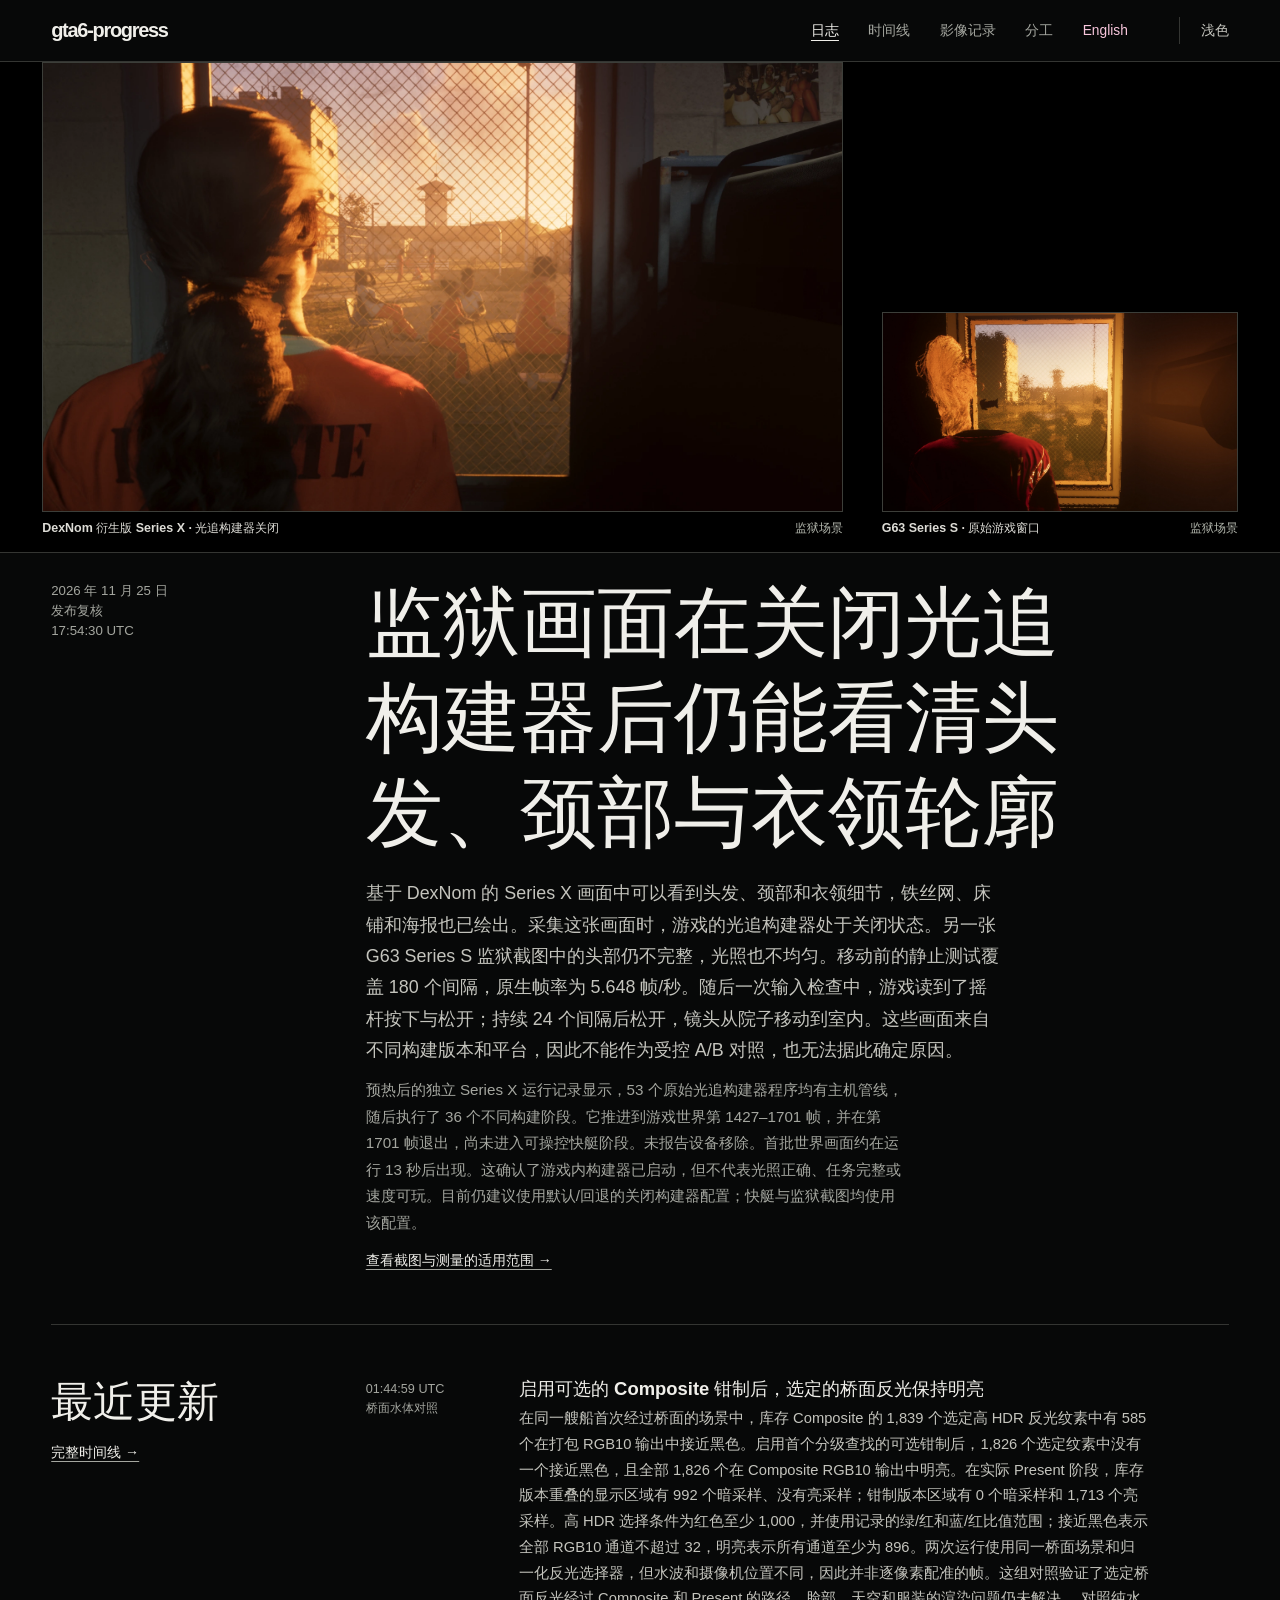
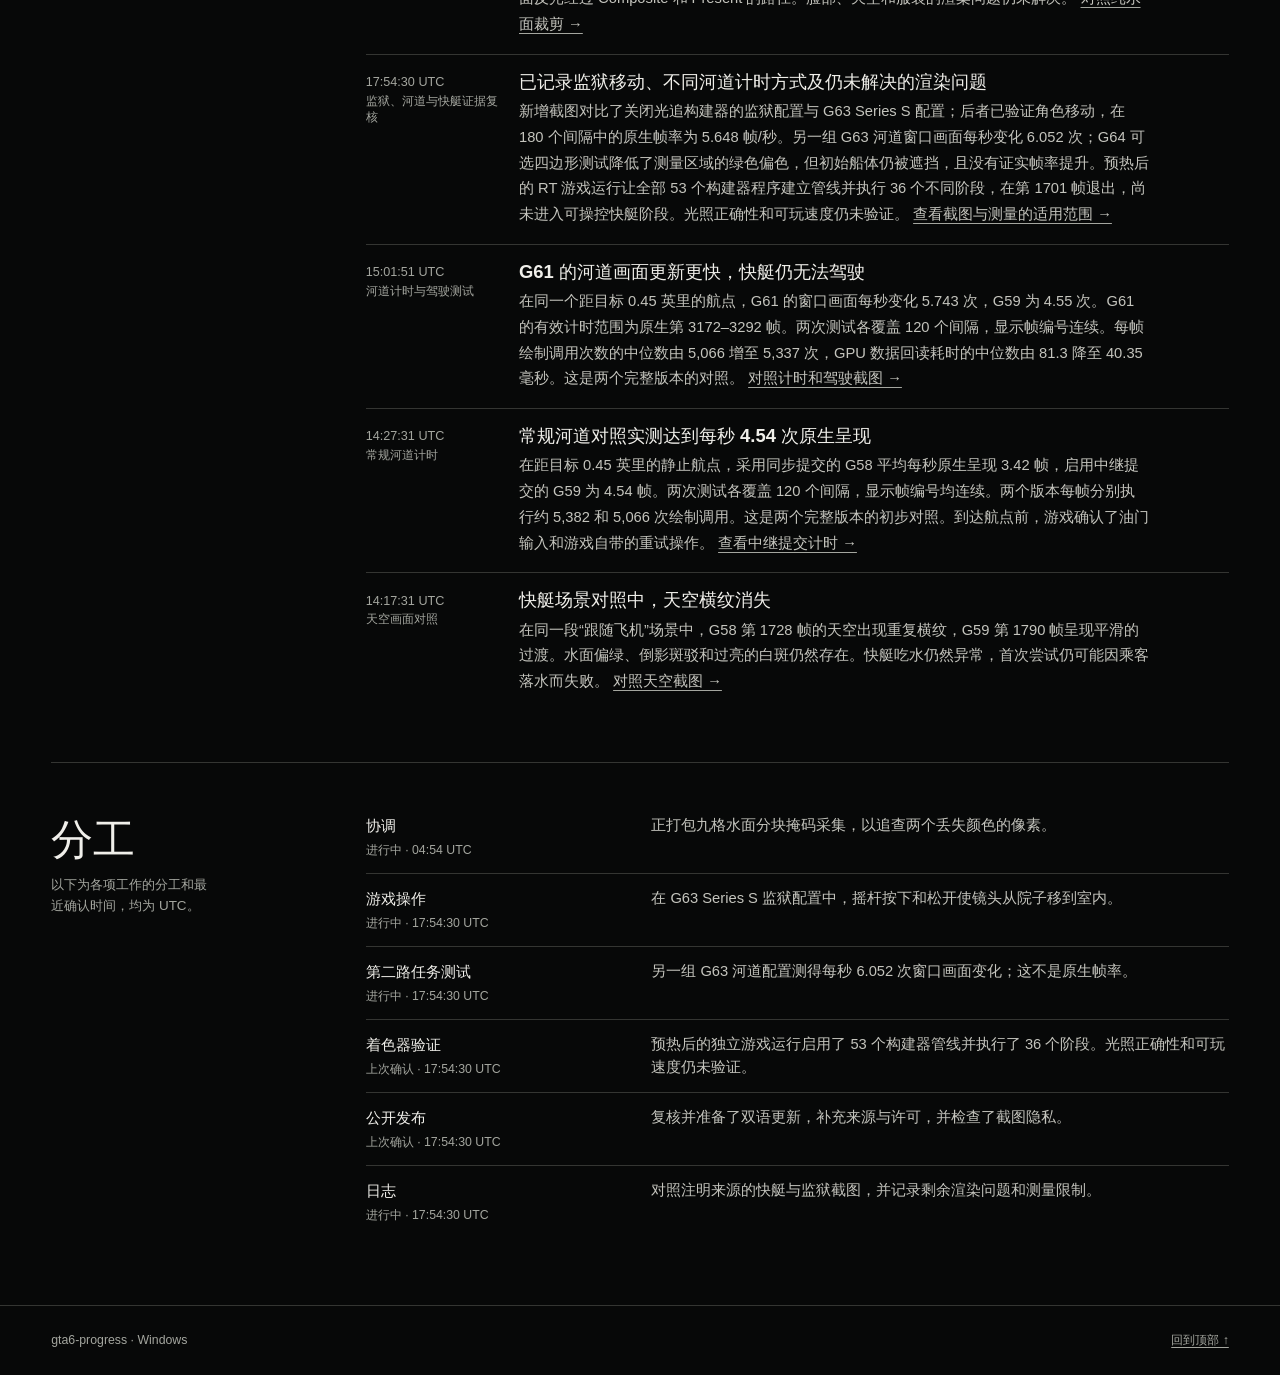
<file: index.html>
<!doctype html>
<html lang="zh-Hans"><head><meta charset="utf-8"><meta name="viewport" content="width=device-width,initial-scale=1"><meta name="color-scheme" content="light dark">
<title>gta6-progress</title><meta name="description" content="对照关闭光追构建器的监狱截图、分别测得的原生与窗口河道变化率，以及仍存在的快艇渲染伪影。"><link rel="canonical" href="https://cuebert.github.io/gta6-progress/">
<meta name="journal-updated" content="2026-11-26T01:56:36Z"><meta property="og:type" content="website"><meta property="og:site_name" content="gta6-progress"><meta property="og:title" content="gta6-progress"><meta property="og:description" content="对照关闭光追构建器的监狱截图、分别测得的原生与窗口河道变化率，以及仍存在的快艇渲染伪影。"><meta property="og:url" content="https://cuebert.github.io/gta6-progress/"><meta property="og:image" content="https://cuebert.github.io/gta6-progress/images/prison-seriesx-rt-off.webp"><meta property="og:image:alt" content="DexNom 衍生版 Series X 监狱画面，头发、颈部和衣领细节可见；游戏光追构建器处于关闭状态。"><meta name="twitter:card" content="summary_large_image">
<link rel="stylesheet" href="journal.css?v=editions"><script src="appearance.js?v=editions"></script><script type="application/ld+json">{"@context": "https://schema.org", "@type": "WebPage", "name": "gta6-progress", "url": "https://cuebert.github.io/gta6-progress/", "description": "对照关闭光追构建器的监狱截图、分别测得的原生与窗口河道变化率，以及仍存在的快艇渲染伪影。", "dateModified": "2026-11-26T01:56:36Z", "image": {"@type": "ImageObject", "url": "https://cuebert.github.io/gta6-progress/images/prison-seriesx-rt-off.webp", "caption": "DexNom 衍生版 Series X 监狱画面，头发、颈部和衣领细节可见；游戏光追构建器处于关闭状态。"}, "isPartOf": {"@type": "WebSite", "name": "gta6-progress", "url": "https://cuebert.github.io/gta6-progress/"}, "inLanguage": "zh-Hans"}</script><link rel="alternate" hreflang="zh-Hans" href="https://cuebert.github.io/gta6-progress/"><link rel="alternate" hreflang="en" href="https://cuebert.github.io/gta6-progress/en/"><link rel="alternate" hreflang="x-default" href="https://cuebert.github.io/gta6-progress/"><meta property="og:locale" content="zh_CN"></head>
<body><a class="skip" href="#content">跳至正文</a><header class="mast"><div class="shell"><a class="brand" href="index.html">gta6-progress</a><nav aria-label="主导航"><a href="index.html" aria-current="page">日志</a><a href="timeline.html">时间线</a><a href="evidence.html">影像记录</a><a href="index.html#team">分工</a><a href="en/index.html" hreflang="en" lang="en" class="edition">English</a></nav><button id="theme" type="button" aria-label="切换配色" hidden>配色</button></div></header>
<main id="content" class="shell">
<article class="feature" aria-labelledby="feature-title">
<div class="spread" id="captures">
<figure class="print print-1"><a href="images/prison-seriesx-rt-off.webp" aria-label="打开 DexNom 衍生版 Series X · 光追构建器关闭的原图"><img src="images/prison-seriesx-rt-off.webp" width="1920" height="1080" alt="基于 DexNom 的 Series X 监狱画面。头发、颈部和衣领可见，铁丝网、床铺和海报也已绘出。游戏的光追构建器已关闭。" loading="lazy"></a><figcaption><b>DexNom 衍生版 Series X · 光追构建器关闭</b><span>监狱场景</span></figcaption></figure>
<figure class="print print-2"><a href="images/prison-g63-series-s.webp" aria-label="打开 G63 Series S · 原始游戏窗口截图"><img src="images/prison-g63-series-s.webp" width="1920" height="1080" alt="G63 Series S 原始游戏窗口中的监狱画面，头部不完整且光照不均匀。" loading="lazy"></a><figcaption><b>G63 Series S · 原始游戏窗口</b><span>监狱场景</span></figcaption></figure>
</div>
<div class="feature-copy"><div class="imprint"><time datetime="2026-11-25T17:54:30Z">2026 年 11 月 25 日</time><span>发布复核 <time datetime="2026-11-25T17:54:30Z">17:54:30 UTC</time></span></div>
<div class="story"><h1 id="feature-title">监狱画面在关闭光追构建器后仍能看清头发、颈部与衣领轮廓</h1><p>基于 DexNom 的 Series X 画面中可以看到头发、颈部和衣领细节，铁丝网、床铺和海报也已绘出。采集这张画面时，游戏的光追构建器处于关闭状态。另一张 G63 Series S 监狱截图中的头部仍不完整，光照也不均匀。移动前的静止测试覆盖 180 个间隔，原生帧率为 5.648 帧/秒。随后一次输入检查中，游戏读到了摇杆按下与松开；持续 24 个间隔后松开，镜头从院子移动到室内。这些画面来自不同构建版本和平台，因此不能作为受控 A/B 对照，也无法据此确定原因。</p>
<p class="follow">预热后的独立 Series X 运行记录显示，53 个原始光追构建器程序均有主机管线，随后执行了 36 个不同构建阶段。它推进到游戏世界第 1427–1701 帧，并在第 1701 帧退出，尚未进入可操控快艇阶段。未报告设备移除。首批世界画面约在运行 13 秒后出现。这确认了游戏内构建器已启动，但不代表光照正确、任务完整或速度可玩。目前仍建议使用默认/回退的关闭构建器配置；快艇与监狱截图均使用该配置。</p>
<a class="text-link" href="evidence.html#g65-prison">查看截图与测量的适用范围 →</a></div></div>
</article>
<section class="book-section" id="latest"><div class="side-title"><h2>最近更新</h2><a href="timeline.html">完整时间线 →</a></div><div class="entries"><article class="entry" id="event-26-014459" data-record="26-014459"><a class="entry-time" href="#event-26-014459"><time datetime="2026-11-26T01:44:59Z">01:44:59 UTC</time><small>桥面水体对照</small></a><div><h3>启用可选的 Composite 钳制后，选定的桥面反光保持明亮</h3><p>在同一艘船首次经过桥面的场景中，库存 Composite 的 1,839 个选定高 HDR 反光纹素中有 585 个在打包 RGB10 输出中接近黑色。启用首个分级查找的可选钳制后，1,826 个选定纹素中没有一个接近黑色，且全部 1,826 个在 Composite RGB10 输出中明亮。在实际 Present 阶段，库存版本重叠的显示区域有 992 个暗采样、没有亮采样；钳制版本区域有 0 个暗采样和 1,713 个亮采样。高 HDR 选择条件为红色至少 1,000，并使用记录的绿/红和蓝/红比值范围；接近黑色表示全部 RGB10 通道不超过 32，明亮表示所有通道至少为 896。两次运行使用同一桥面场景和归一化反光选择器，但水波和摄像机位置不同，因此并非逐像素配准的帧。这组对照验证了选定桥面反光经过 Composite 和 Present 的路径。脸部、天空和服装的渲染问题仍未解决。 <a href="evidence.html#bridge-reflections">对照纯水面裁剪 →</a></p></div></article><article class="entry" id="event-25-175430" data-record="25-175430"><a class="entry-time" href="#event-25-175430"><time datetime="2026-11-25T17:54:30Z">17:54:30 UTC</time><small>监狱、河道与快艇证据复核</small></a><div><h3>已记录监狱移动、不同河道计时方式及仍未解决的渲染问题</h3><p>新增截图对比了关闭光追构建器的监狱配置与 G63 Series S 配置；后者已验证角色移动，在 180 个间隔中的原生帧率为 5.648 帧/秒。另一组 G63 河道窗口画面每秒变化 6.052 次；G64 可选四边形测试降低了测量区域的绿色偏色，但初始船体仍被遮挡，且没有证实帧率提升。预热后的 RT 游戏运行让全部 53 个构建器程序建立管线并执行 36 个不同阶段，在第 1701 帧退出，尚未进入可操控快艇阶段。光照正确性和可玩速度仍未验证。 <a href="evidence.html#g65-prison">查看截图与测量的适用范围 →</a></p></div></article><article class="entry" id="event-25-150151" data-record="25-150151"><a class="entry-time" href="#event-25-150151"><time datetime="2026-11-25T15:01:51Z">15:01:51 UTC</time><small>河道计时与驾驶测试</small></a><div><h3>G61 的河道画面更新更快，快艇仍无法驾驶</h3><p>在同一个距目标 0.45 英里的航点，G61 的窗口画面每秒变化 5.743 次，G59 为 4.55 次。G61 的有效计时范围为原生第 3172–3292 帧。两次测试各覆盖 120 个间隔，显示帧编号连续。每帧绘制调用次数的中位数由 5,066 增至 5,337 次，GPU 数据回读耗时的中位数由 81.3 降至 40.35 毫秒。这是两个完整版本的对照。 <a href="evidence.html#g61-river-driving">对照计时和驾驶截图 →</a></p></div></article><article class="entry" id="event-25-142731" data-record="25-142731"><a class="entry-time" href="#event-25-142731"><time datetime="2026-11-25T14:27:31Z">14:27:31 UTC</time><small>常规河道计时</small></a><div><h3>常规河道对照实测达到每秒 4.54 次原生呈现</h3><p>在距目标 0.45 英里的静止航点，采用同步提交的 G58 平均每秒原生呈现 3.42 帧，启用中继提交的 G59 为 4.54 帧。两次测试各覆盖 120 个间隔，显示帧编号均连续。两个版本每帧分别执行约 5,382 和 5,066 次绘制调用。这是两个完整版本的初步对照。到达航点前，游戏确认了油门输入和游戏自带的重试操作。 <a href="evidence.html#g59-river-relay">查看中继提交计时 →</a></p></div></article><article class="entry" id="event-25-141731" data-record="25-141731"><a class="entry-time" href="#event-25-141731"><time datetime="2026-11-25T14:17:31Z">14:17:31 UTC</time><small>天空画面对照</small></a><div><h3>快艇场景对照中，天空横纹消失</h3><p>在同一段“跟随飞机”场景中，G58 第 1728 帧的天空出现重复横纹，G59 第 1790 帧呈现平滑的过渡。水面偏绿、倒影斑驳和过亮的白斑仍然存在。快艇吃水仍然异常，首次尝试仍可能因乘客落水而失败。 <a href="evidence.html#g59-sky">对照天空截图 →</a></p></div></article></div></section>
<section class="book-section" id="team"><div class="side-title"><h2>分工</h2><p>以下为各项工作的分工和最近确认时间，均为 UTC。</p></div><ul class="crew"><li><div class="role"><b>协调</b><span>进行中 · <time datetime="2026-11-25T04:54:00Z">04:54 UTC</time></span></div><p>正打包九格水面分块掩码采集，以追查两个丢失颜色的像素。</p></li><li><div class="role"><b>游戏操作</b><span>进行中 · <time datetime="2026-11-25T17:54:30Z">17:54:30 UTC</time></span></div><p>在 G63 Series S 监狱配置中，摇杆按下和松开使镜头从院子移到室内。</p></li><li><div class="role"><b>第二路任务测试</b><span>进行中 · <time datetime="2026-11-25T17:54:30Z">17:54:30 UTC</time></span></div><p>另一组 G63 河道配置测得每秒 6.052 次窗口画面变化；这不是原生帧率。</p></li><li><div class="role"><b>着色器验证</b><span>上次确认 · <time datetime="2026-11-25T17:54:30Z">17:54:30 UTC</time></span></div><p>预热后的独立游戏运行启用了 53 个构建器管线并执行了 36 个阶段。光照正确性和可玩速度仍未验证。</p></li><li><div class="role"><b>公开发布</b><span>上次确认 · <time datetime="2026-11-25T17:54:30Z">17:54:30 UTC</time></span></div><p>复核并准备了双语更新，补充来源与许可，并检查了截图隐私。</p></li><li><div class="role"><b>日志</b><span>进行中 · <time datetime="2026-11-25T17:54:30Z">17:54:30 UTC</time></span></div><p>对照注明来源的快艇与监狱截图，并记录剩余渲染问题和测量限制。</p></li></ul></section></main><footer><div class="shell"><p>gta6-progress · Windows</p><a href="#content">回到顶部 ↑</a></div></footer></body></html>
</file>
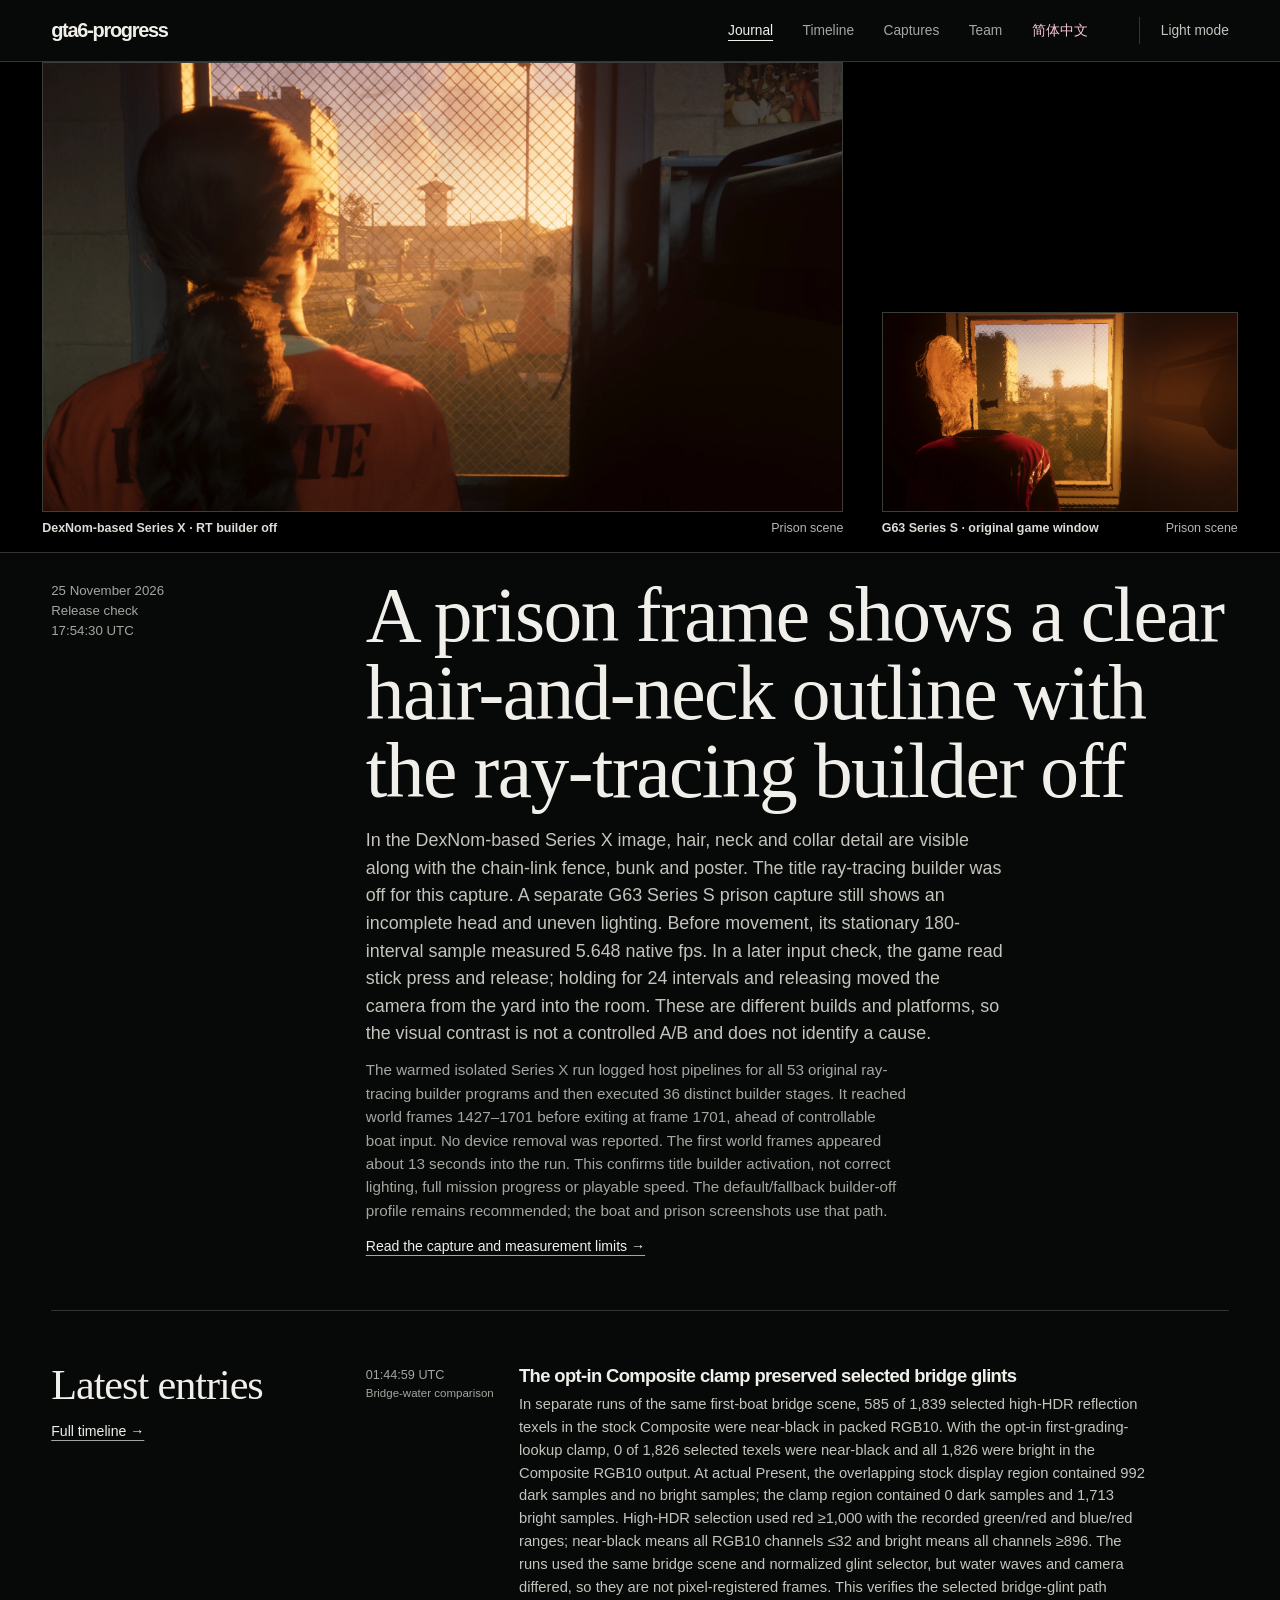
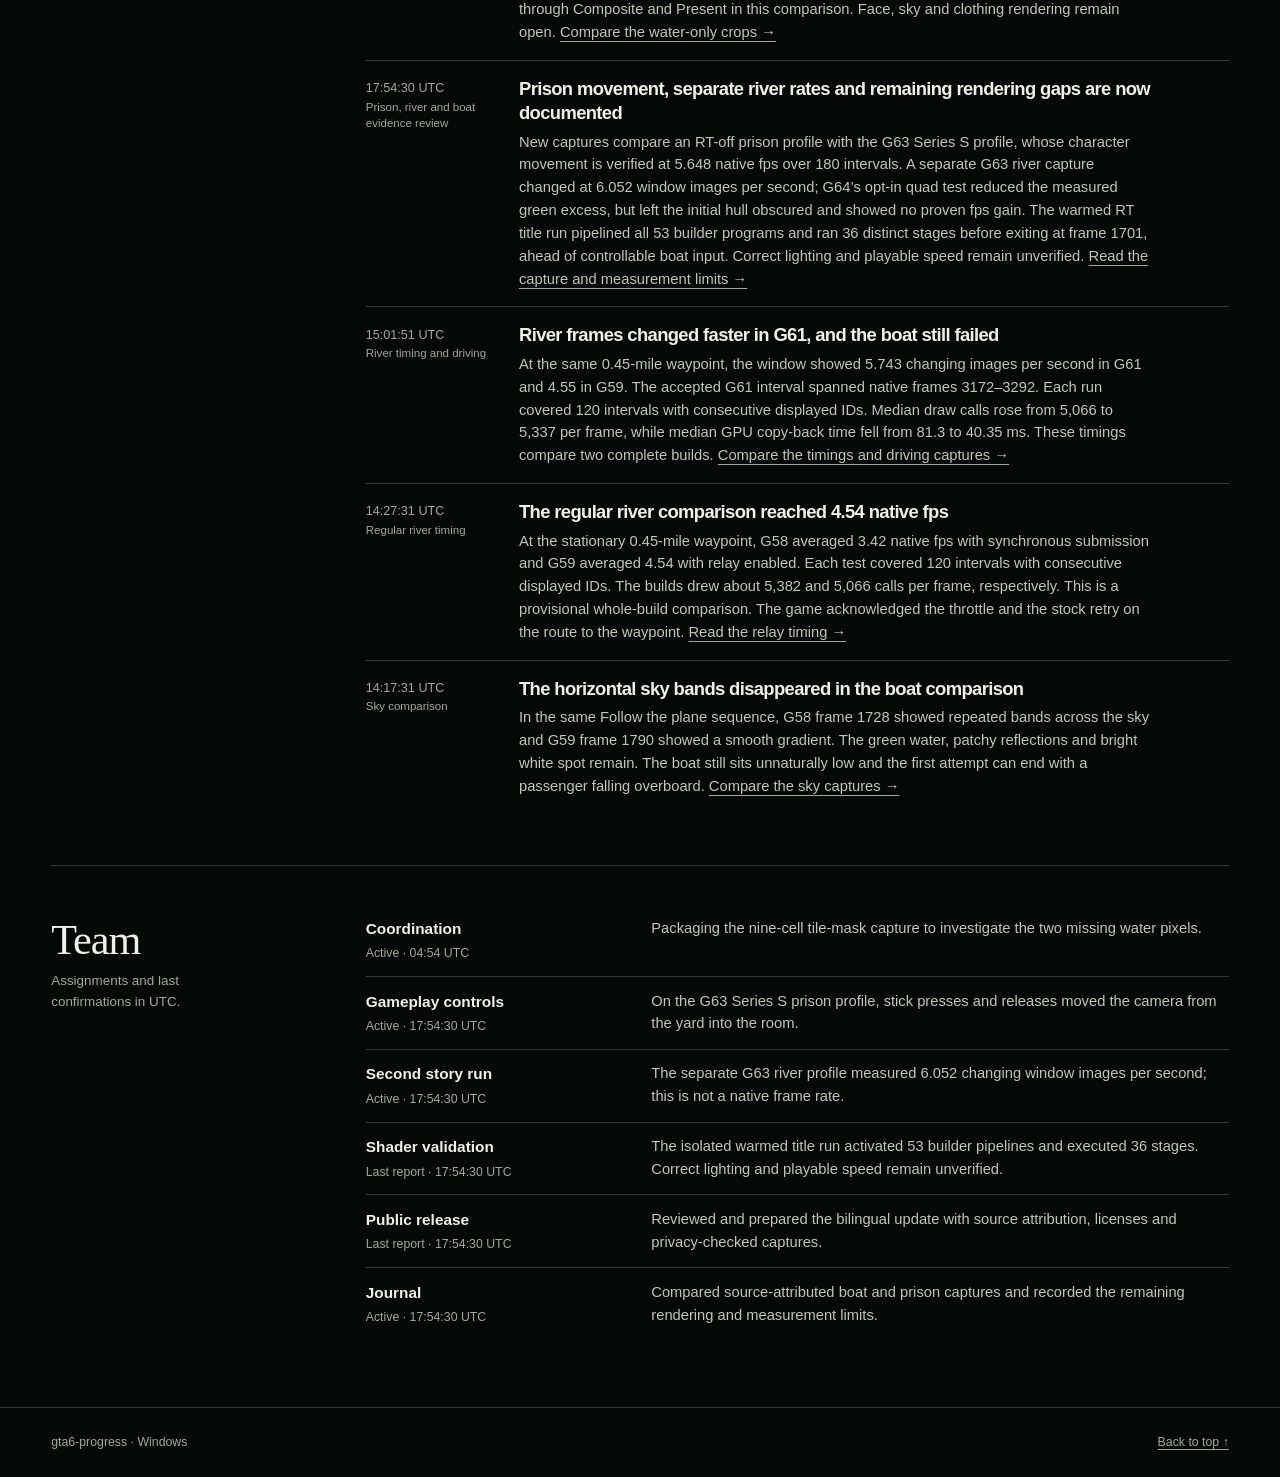
<file: en/index.html>
<!doctype html>
<html lang="en"><head><meta charset="utf-8"><meta name="viewport" content="width=device-width,initial-scale=1"><meta name="color-scheme" content="light dark">
<title>gta6-progress</title><meta name="description" content="Compare the RT-off prison captures, the separate native and window river rates, and the remaining boat rendering artifacts."><link rel="canonical" href="https://cuebert.github.io/gta6-progress/en/">
<meta name="journal-updated" content="2026-11-26T01:56:36Z"><meta property="og:type" content="website"><meta property="og:site_name" content="gta6-progress"><meta property="og:title" content="gta6-progress"><meta property="og:description" content="Compare the RT-off prison captures, the separate native and window river rates, and the remaining boat rendering artifacts."><meta property="og:url" content="https://cuebert.github.io/gta6-progress/en/"><meta property="og:image" content="https://cuebert.github.io/gta6-progress/images/prison-seriesx-rt-off.webp"><meta property="og:image:alt" content="DexNom-based Series X prison view with hair, neck and collar detail; the title ray-tracing builder is off."><meta name="twitter:card" content="summary_large_image">
<link rel="stylesheet" href="../journal.css?v=editions"><script src="../appearance.js?v=editions"></script><script type="application/ld+json">{"@context": "https://schema.org", "@type": "WebPage", "name": "gta6-progress", "url": "https://cuebert.github.io/gta6-progress/en/", "description": "Compare the RT-off prison captures, the separate native and window river rates, and the remaining boat rendering artifacts.", "dateModified": "2026-11-26T01:56:36Z", "image": {"@type": "ImageObject", "url": "https://cuebert.github.io/gta6-progress/images/prison-seriesx-rt-off.webp", "caption": "DexNom-based Series X prison view with hair, neck and collar detail; the title ray-tracing builder is off."}, "isPartOf": {"@type": "WebSite", "name": "gta6-progress", "url": "https://cuebert.github.io/gta6-progress/"}, "inLanguage": "en"}</script><link rel="alternate" hreflang="zh-Hans" href="https://cuebert.github.io/gta6-progress/"><link rel="alternate" hreflang="en" href="https://cuebert.github.io/gta6-progress/en/"><link rel="alternate" hreflang="x-default" href="https://cuebert.github.io/gta6-progress/"><meta property="og:locale" content="en_US"></head>
<body><a class="skip" href="#content">Skip to content</a><header class="mast"><div class="shell"><a class="brand" href="index.html">gta6-progress</a><nav aria-label="Main"><a href="index.html" aria-current="page">Journal</a><a href="timeline.html">Timeline</a><a href="evidence.html">Captures</a><a href="index.html#team">Team</a><a href="../index.html" hreflang="zh-Hans" lang="zh-Hans" class="edition">简体中文</a></nav><button id="theme" type="button" aria-label="Change color theme" hidden>Theme</button></div></header>
<main id="content" class="shell">
<article class="feature" aria-labelledby="feature-title">
<div class="spread" id="captures">
<figure class="print print-1"><a href="../images/prison-seriesx-rt-off.webp" aria-label="Open full DexNom-based Series X · RT builder off image"><img src="../images/prison-seriesx-rt-off.webp" width="1920" height="1080" alt="DexNom-based Series X prison view. Hair, neck and collar are visible, with chain-link fence, bunk and poster. The title ray-tracing builder is off." loading="lazy"></a><figcaption><b>DexNom-based Series X · RT builder off</b><span>Prison scene</span></figcaption></figure>
<figure class="print print-2"><a href="../images/prison-g63-series-s.webp" aria-label="Open full G63 Series S · original game window image"><img src="../images/prison-g63-series-s.webp" width="1920" height="1080" alt="G63 Series S prison game-window capture with an incomplete head and uneven lighting." loading="lazy"></a><figcaption><b>G63 Series S · original game window</b><span>Prison scene</span></figcaption></figure>
</div>
<div class="feature-copy"><div class="imprint"><time datetime="2026-11-25T17:54:30Z">25 November 2026</time><span>Release check <time datetime="2026-11-25T17:54:30Z">17:54:30 UTC</time></span></div>
<div class="story"><h1 id="feature-title">A prison frame shows a clear hair-and-neck outline with the ray-tracing builder off</h1><p>In the DexNom-based Series X image, hair, neck and collar detail are visible along with the chain-link fence, bunk and poster. The title ray-tracing builder was off for this capture. A separate G63 Series S prison capture still shows an incomplete head and uneven lighting. Before movement, its stationary 180-interval sample measured 5.648 native fps. In a later input check, the game read stick press and release; holding for 24 intervals and releasing moved the camera from the yard into the room. These are different builds and platforms, so the visual contrast is not a controlled A/B and does not identify a cause.</p>
<p class="follow">The warmed isolated Series X run logged host pipelines for all 53 original ray-tracing builder programs and then executed 36 distinct builder stages. It reached world frames 1427–1701 before exiting at frame 1701, ahead of controllable boat input. No device removal was reported. The first world frames appeared about 13 seconds into the run. This confirms title builder activation, not correct lighting, full mission progress or playable speed. The default/fallback builder-off profile remains recommended; the boat and prison screenshots use that path.</p>
<a class="text-link" href="evidence.html#g65-prison">Read the capture and measurement limits →</a></div></div>
</article>
<section class="book-section" id="latest"><div class="side-title"><h2>Latest entries</h2><a href="timeline.html">Full timeline →</a></div><div class="entries"><article class="entry" id="event-26-014459" data-record="26-014459"><a class="entry-time" href="#event-26-014459"><time datetime="2026-11-26T01:44:59Z">01:44:59 UTC</time><small>Bridge-water comparison</small></a><div><h3>The opt-in Composite clamp preserved selected bridge glints</h3><p>In separate runs of the same first-boat bridge scene, 585 of 1,839 selected high-HDR reflection texels in the stock Composite were near-black in packed RGB10. With the opt-in first-grading-lookup clamp, 0 of 1,826 selected texels were near-black and all 1,826 were bright in the Composite RGB10 output. At actual Present, the overlapping stock display region contained 992 dark samples and no bright samples; the clamp region contained 0 dark samples and 1,713 bright samples. High-HDR selection used red ≥1,000 with the recorded green/red and blue/red ranges; near-black means all RGB10 channels ≤32 and bright means all channels ≥896. The runs used the same bridge scene and normalized glint selector, but water waves and camera differed, so they are not pixel-registered frames. This verifies the selected bridge-glint path through Composite and Present in this comparison. Face, sky and clothing rendering remain open. <a href="evidence.html#bridge-reflections">Compare the water-only crops →</a></p></div></article><article class="entry" id="event-25-175430" data-record="25-175430"><a class="entry-time" href="#event-25-175430"><time datetime="2026-11-25T17:54:30Z">17:54:30 UTC</time><small>Prison, river and boat evidence review</small></a><div><h3>Prison movement, separate river rates and remaining rendering gaps are now documented</h3><p>New captures compare an RT-off prison profile with the G63 Series S profile, whose character movement is verified at 5.648 native fps over 180 intervals. A separate G63 river capture changed at 6.052 window images per second; G64’s opt-in quad test reduced the measured green excess, but left the initial hull obscured and showed no proven fps gain. The warmed RT title run pipelined all 53 builder programs and ran 36 distinct stages before exiting at frame 1701, ahead of controllable boat input. Correct lighting and playable speed remain unverified. <a href="evidence.html#g65-prison">Read the capture and measurement limits →</a></p></div></article><article class="entry" id="event-25-150151" data-record="25-150151"><a class="entry-time" href="#event-25-150151"><time datetime="2026-11-25T15:01:51Z">15:01:51 UTC</time><small>River timing and driving</small></a><div><h3>River frames changed faster in G61, and the boat still failed</h3><p>At the same 0.45-mile waypoint, the window showed 5.743 changing images per second in G61 and 4.55 in G59. The accepted G61 interval spanned native frames 3172–3292. Each run covered 120 intervals with consecutive displayed IDs. Median draw calls rose from 5,066 to 5,337 per frame, while median GPU copy-back time fell from 81.3 to 40.35 ms. These timings compare two complete builds. <a href="evidence.html#g61-river-driving">Compare the timings and driving captures →</a></p></div></article><article class="entry" id="event-25-142731" data-record="25-142731"><a class="entry-time" href="#event-25-142731"><time datetime="2026-11-25T14:27:31Z">14:27:31 UTC</time><small>Regular river timing</small></a><div><h3>The regular river comparison reached 4.54 native fps</h3><p>At the stationary 0.45-mile waypoint, G58 averaged 3.42 native fps with synchronous submission and G59 averaged 4.54 with relay enabled. Each test covered 120 intervals with consecutive displayed IDs. The builds drew about 5,382 and 5,066 calls per frame, respectively. This is a provisional whole-build comparison. The game acknowledged the throttle and the stock retry on the route to the waypoint. <a href="evidence.html#g59-river-relay">Read the relay timing →</a></p></div></article><article class="entry" id="event-25-141731" data-record="25-141731"><a class="entry-time" href="#event-25-141731"><time datetime="2026-11-25T14:17:31Z">14:17:31 UTC</time><small>Sky comparison</small></a><div><h3>The horizontal sky bands disappeared in the boat comparison</h3><p>In the same Follow the plane sequence, G58 frame 1728 showed repeated bands across the sky and G59 frame 1790 showed a smooth gradient. The green water, patchy reflections and bright white spot remain. The boat still sits unnaturally low and the first attempt can end with a passenger falling overboard. <a href="evidence.html#g59-sky">Compare the sky captures →</a></p></div></article></div></section>
<section class="book-section" id="team"><div class="side-title"><h2>Team</h2><p>Assignments and last confirmations in UTC.</p></div><ul class="crew"><li><div class="role"><b>Coordination</b><span>Active · <time datetime="2026-11-25T04:54:00Z">04:54 UTC</time></span></div><p>Packaging the nine-cell tile-mask capture to investigate the two missing water pixels.</p></li><li><div class="role"><b>Gameplay controls</b><span>Active · <time datetime="2026-11-25T17:54:30Z">17:54:30 UTC</time></span></div><p>On the G63 Series S prison profile, stick presses and releases moved the camera from the yard into the room.</p></li><li><div class="role"><b>Second story run</b><span>Active · <time datetime="2026-11-25T17:54:30Z">17:54:30 UTC</time></span></div><p>The separate G63 river profile measured 6.052 changing window images per second; this is not a native frame rate.</p></li><li><div class="role"><b>Shader validation</b><span>Last report · <time datetime="2026-11-25T17:54:30Z">17:54:30 UTC</time></span></div><p>The isolated warmed title run activated 53 builder pipelines and executed 36 stages. Correct lighting and playable speed remain unverified.</p></li><li><div class="role"><b>Public release</b><span>Last report · <time datetime="2026-11-25T17:54:30Z">17:54:30 UTC</time></span></div><p>Reviewed and prepared the bilingual update with source attribution, licenses and privacy-checked captures.</p></li><li><div class="role"><b>Journal</b><span>Active · <time datetime="2026-11-25T17:54:30Z">17:54:30 UTC</time></span></div><p>Compared source-attributed boat and prison captures and recorded the remaining rendering and measurement limits.</p></li></ul></section></main><footer><div class="shell"><p>gta6-progress · Windows</p><a href="#content">Back to top ↑</a></div></footer></body></html>
</file>
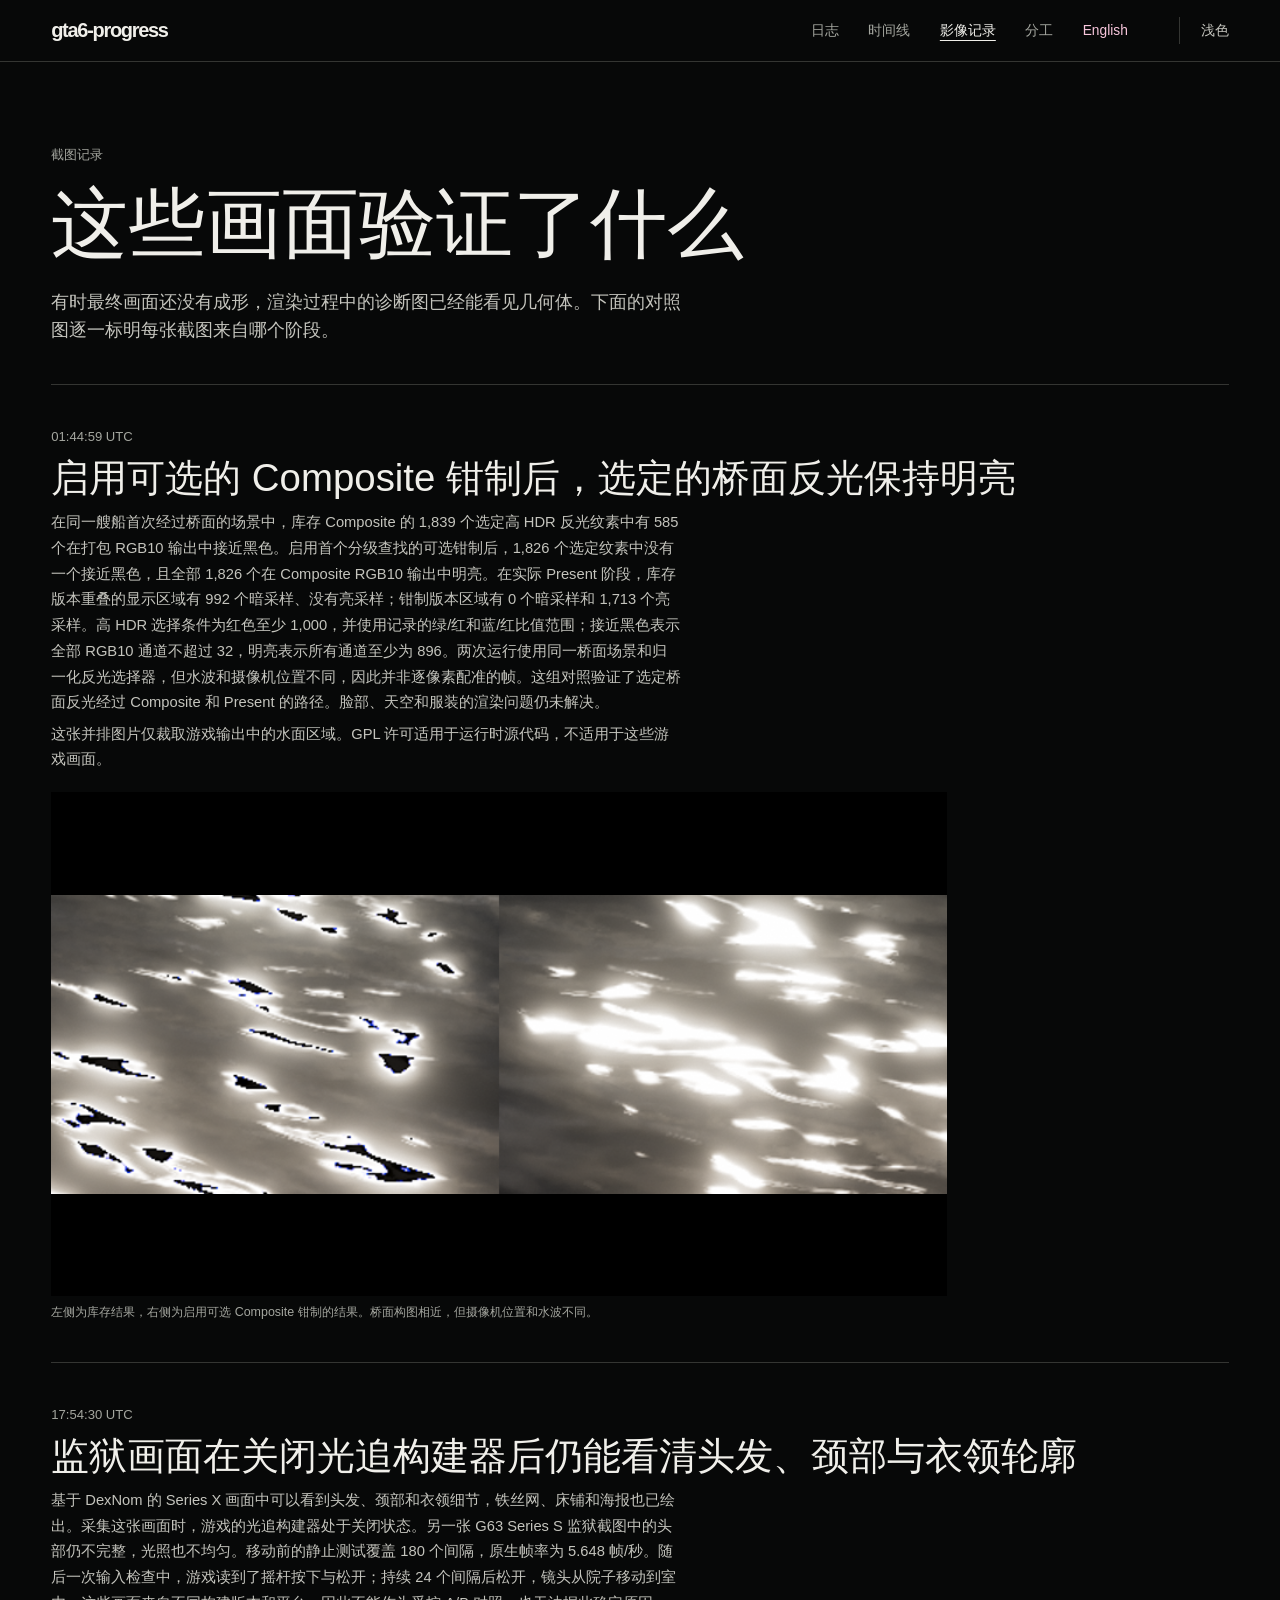
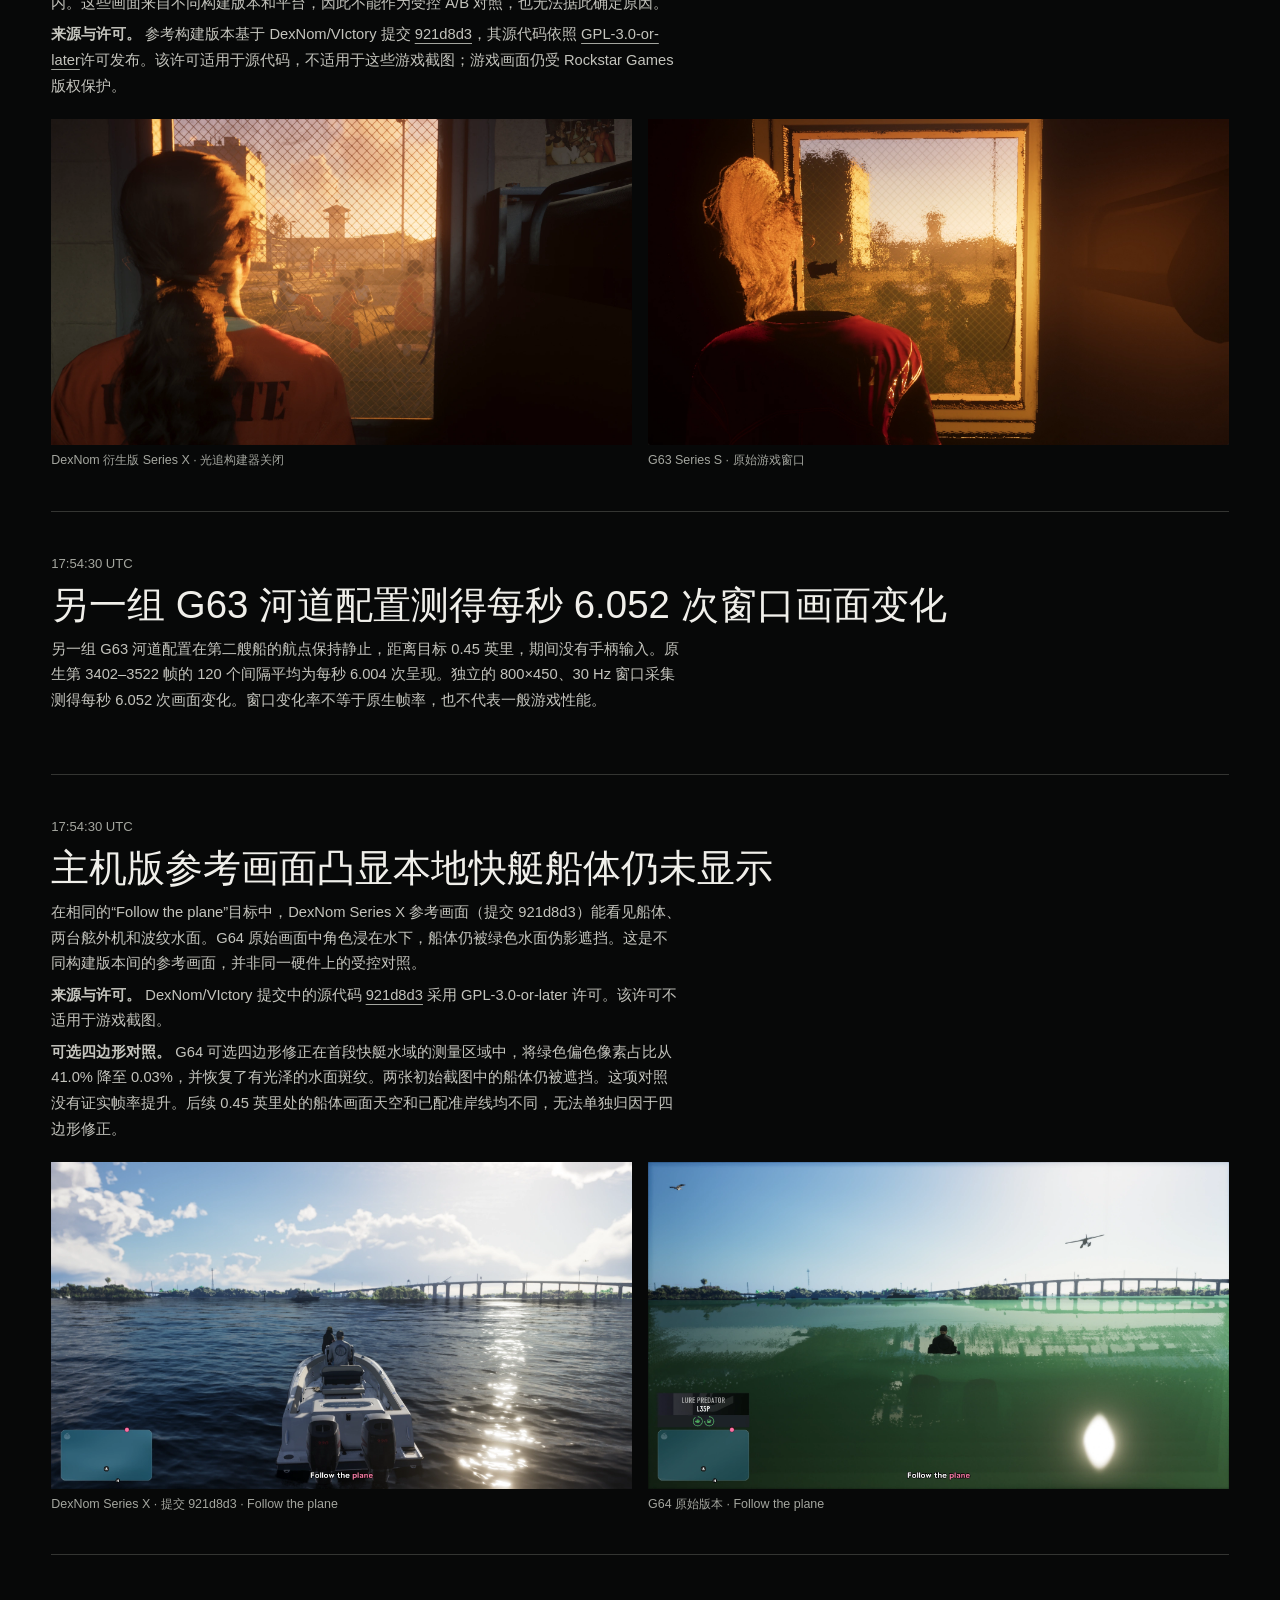
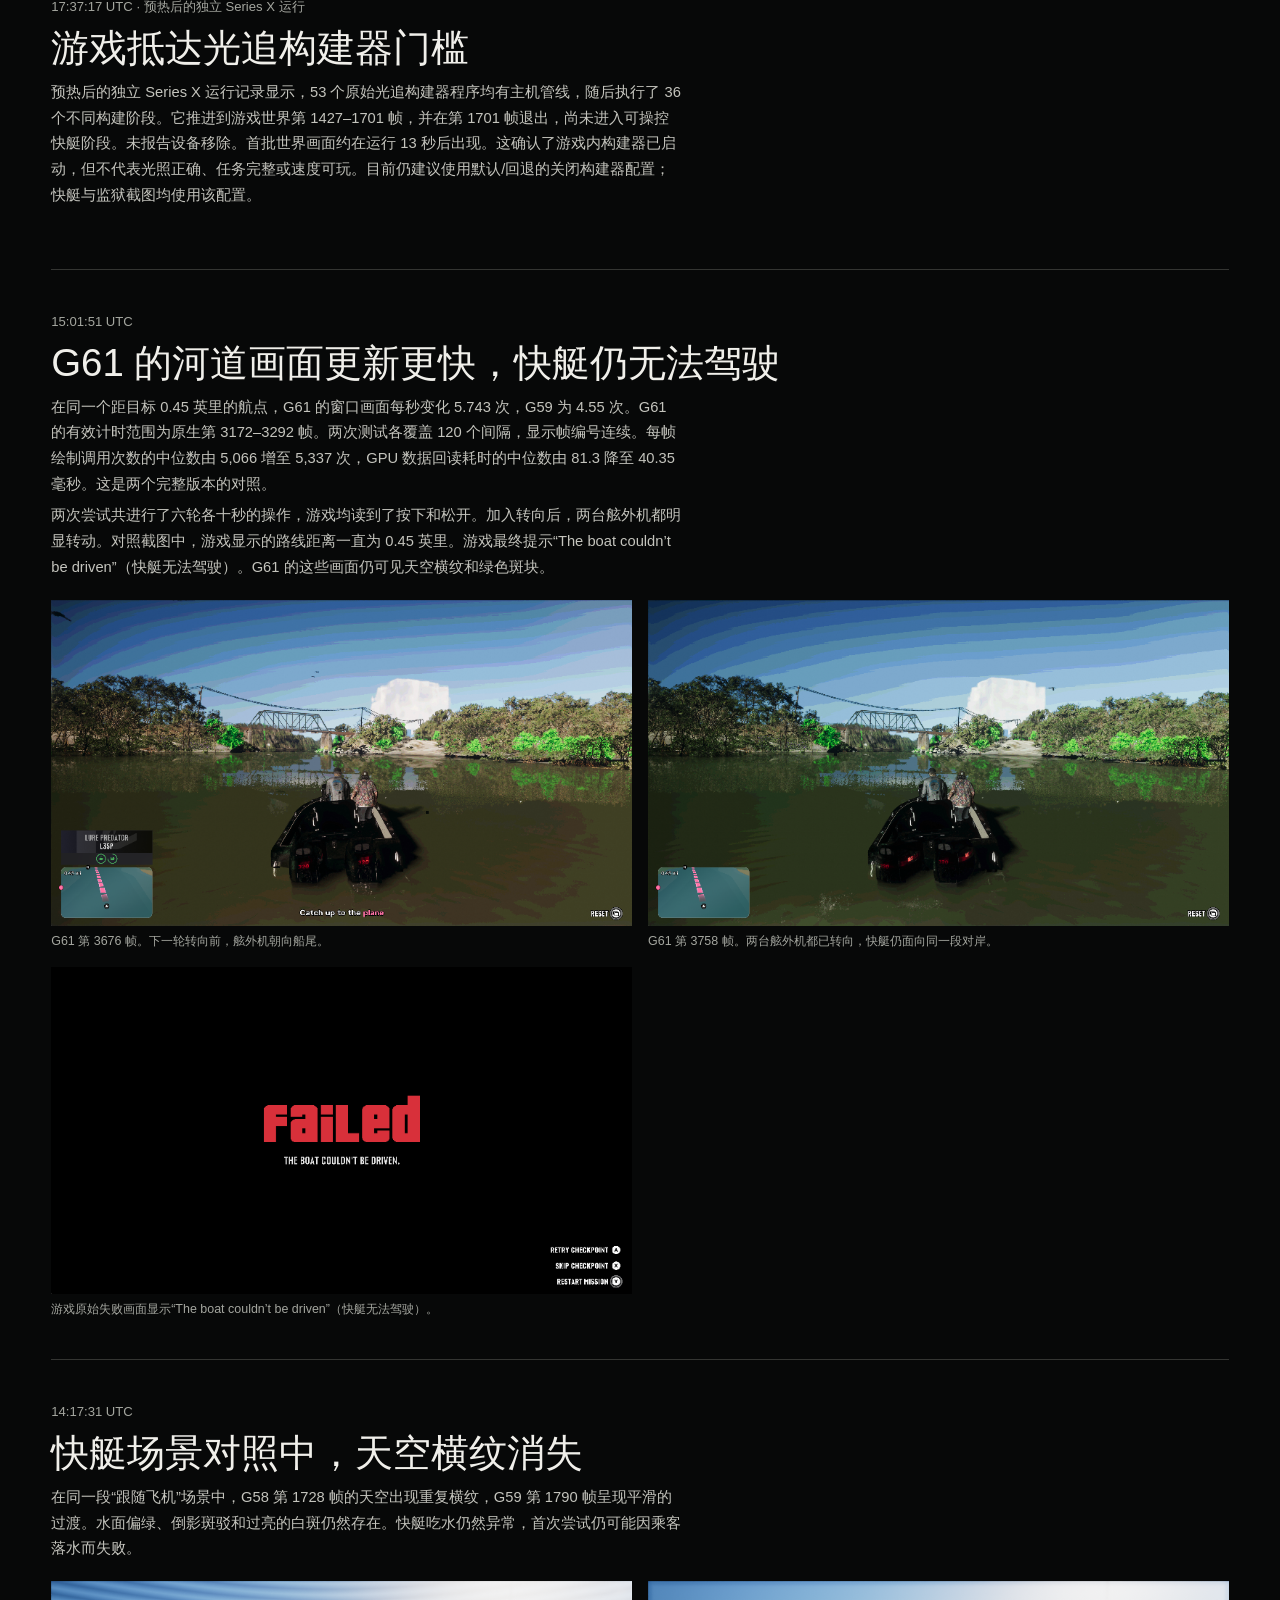
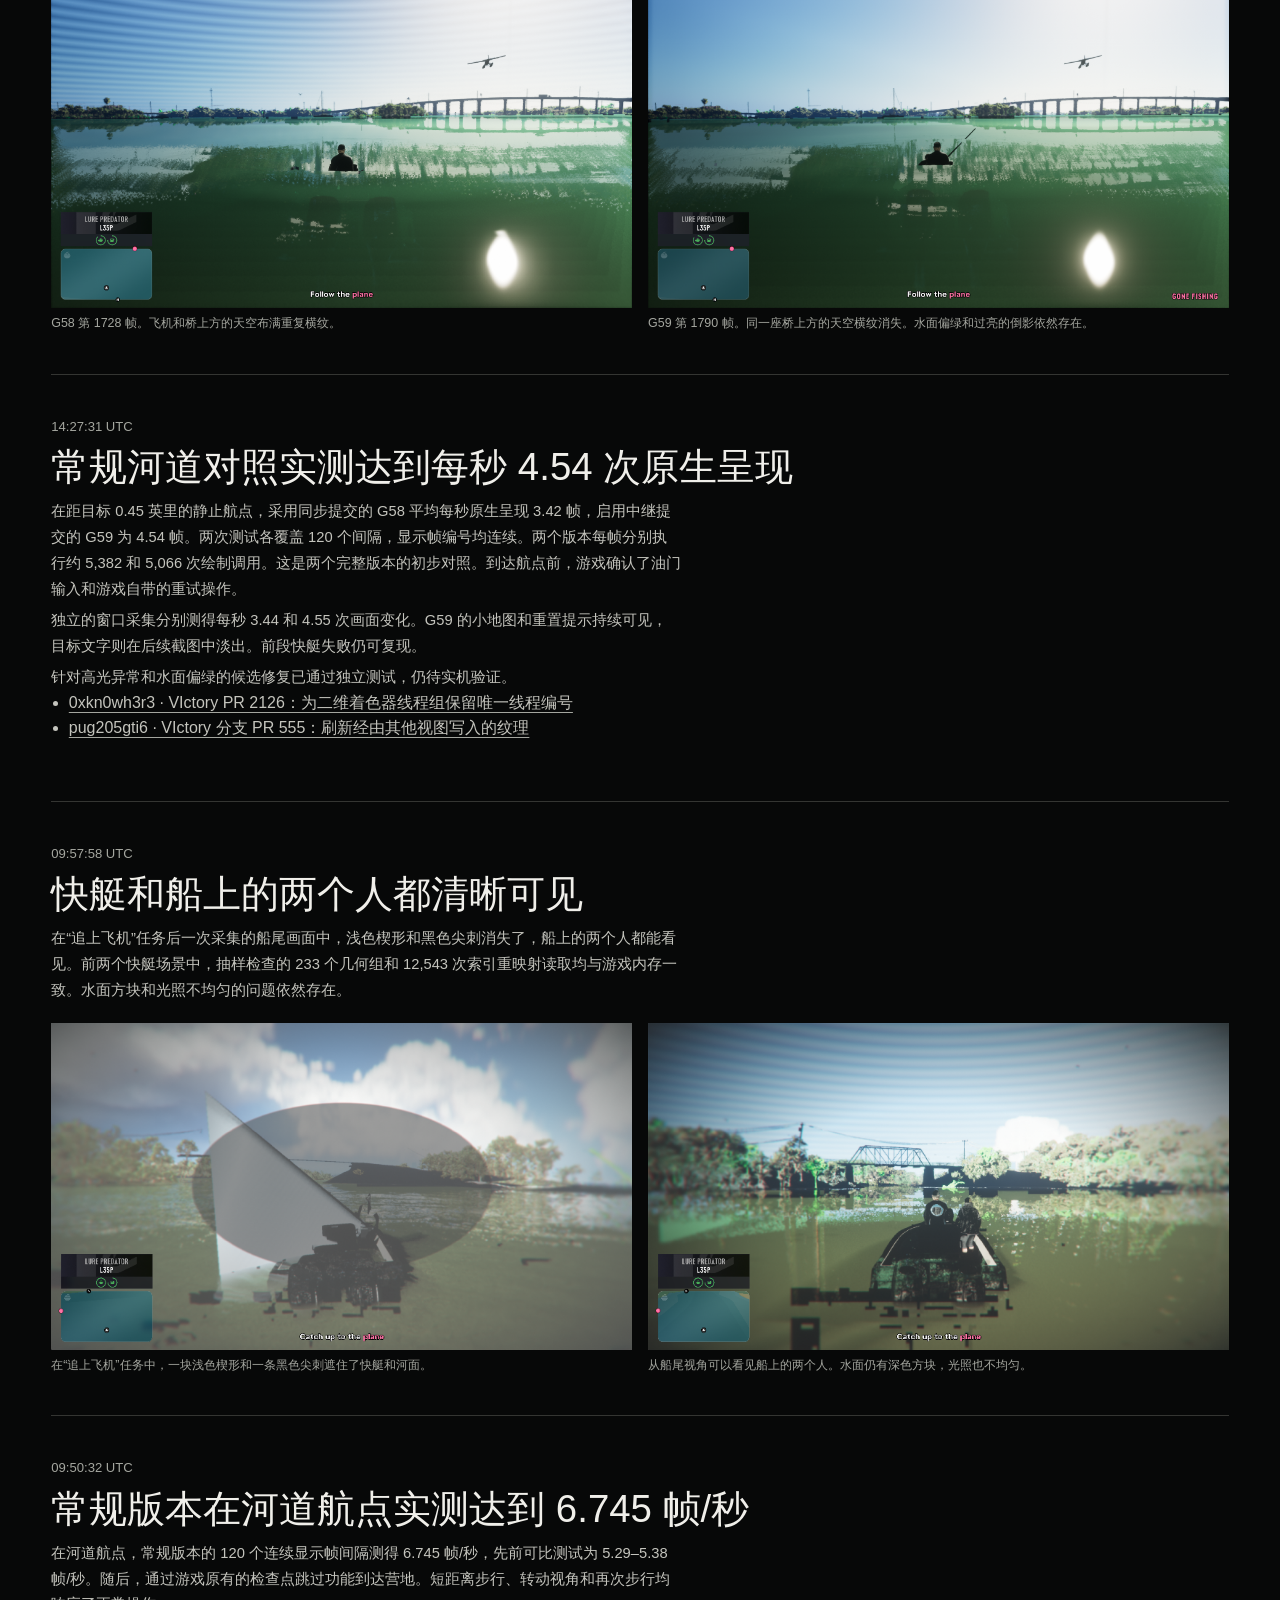
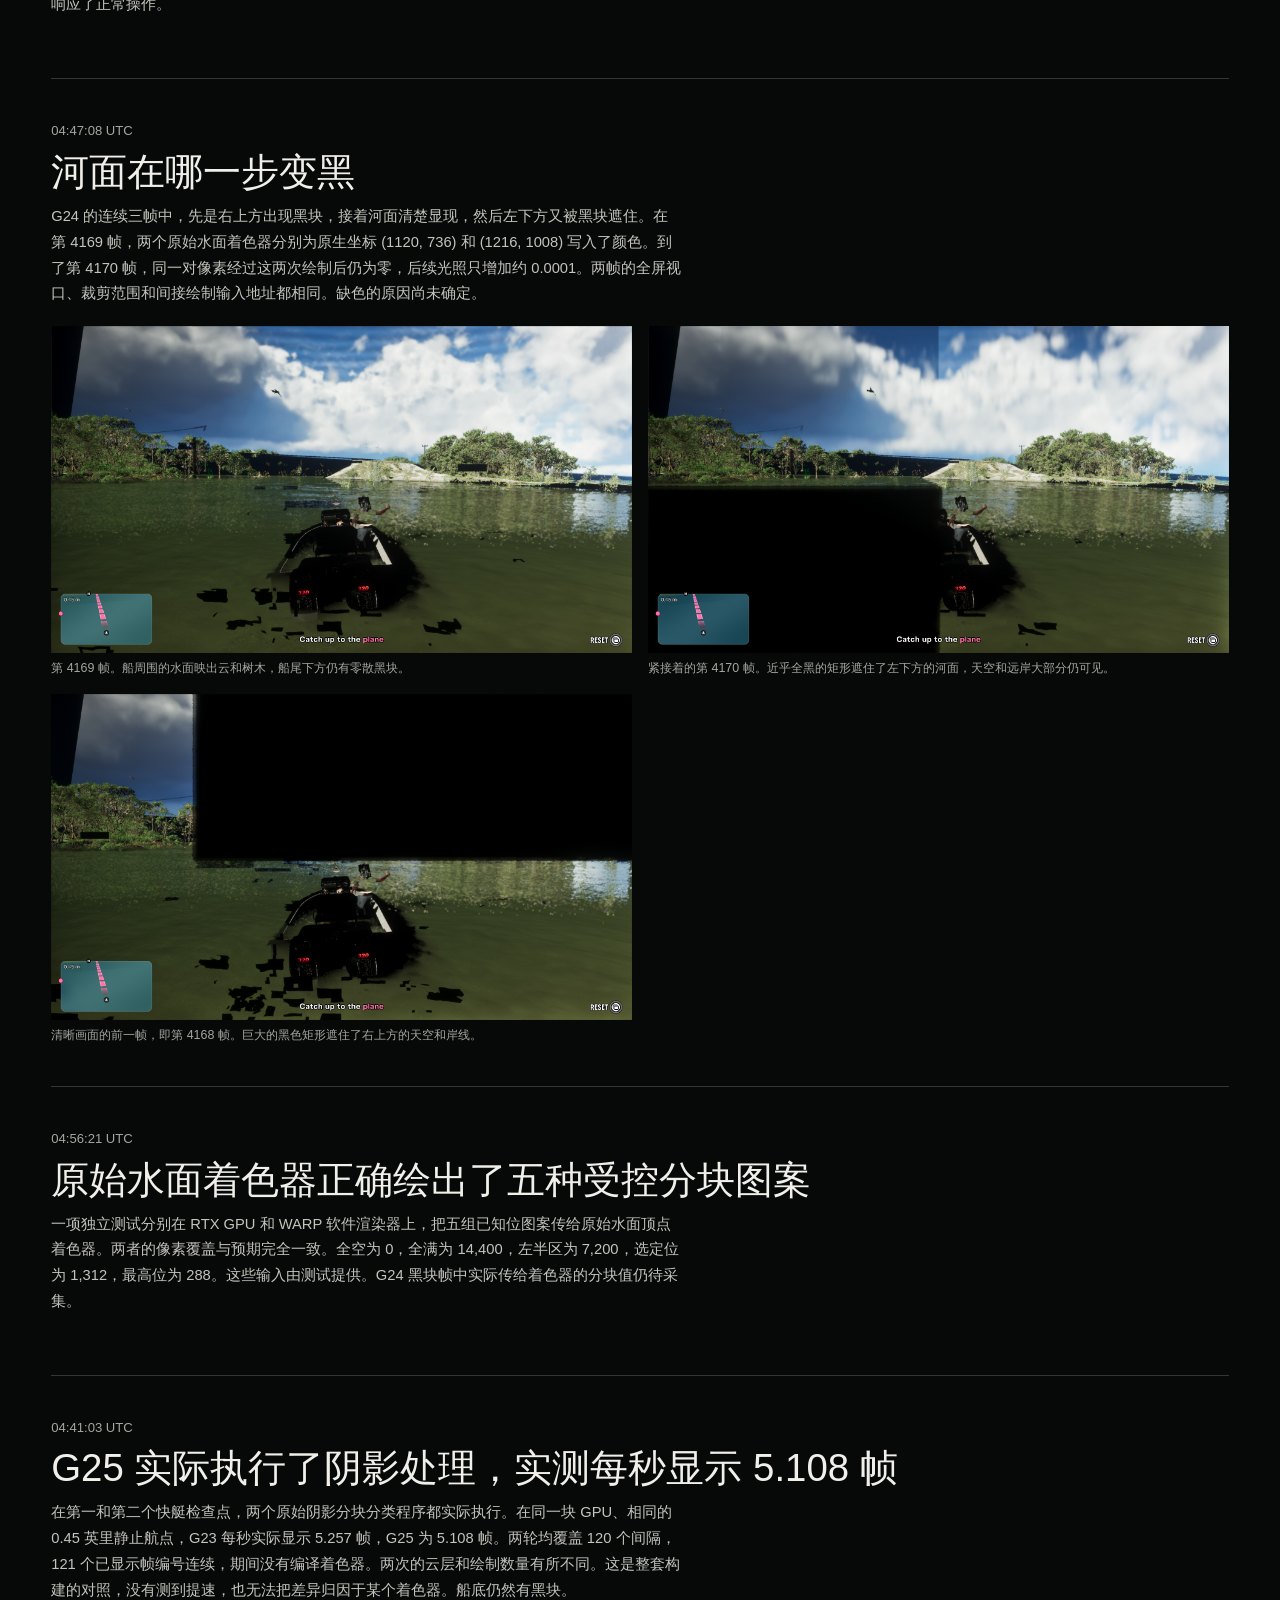
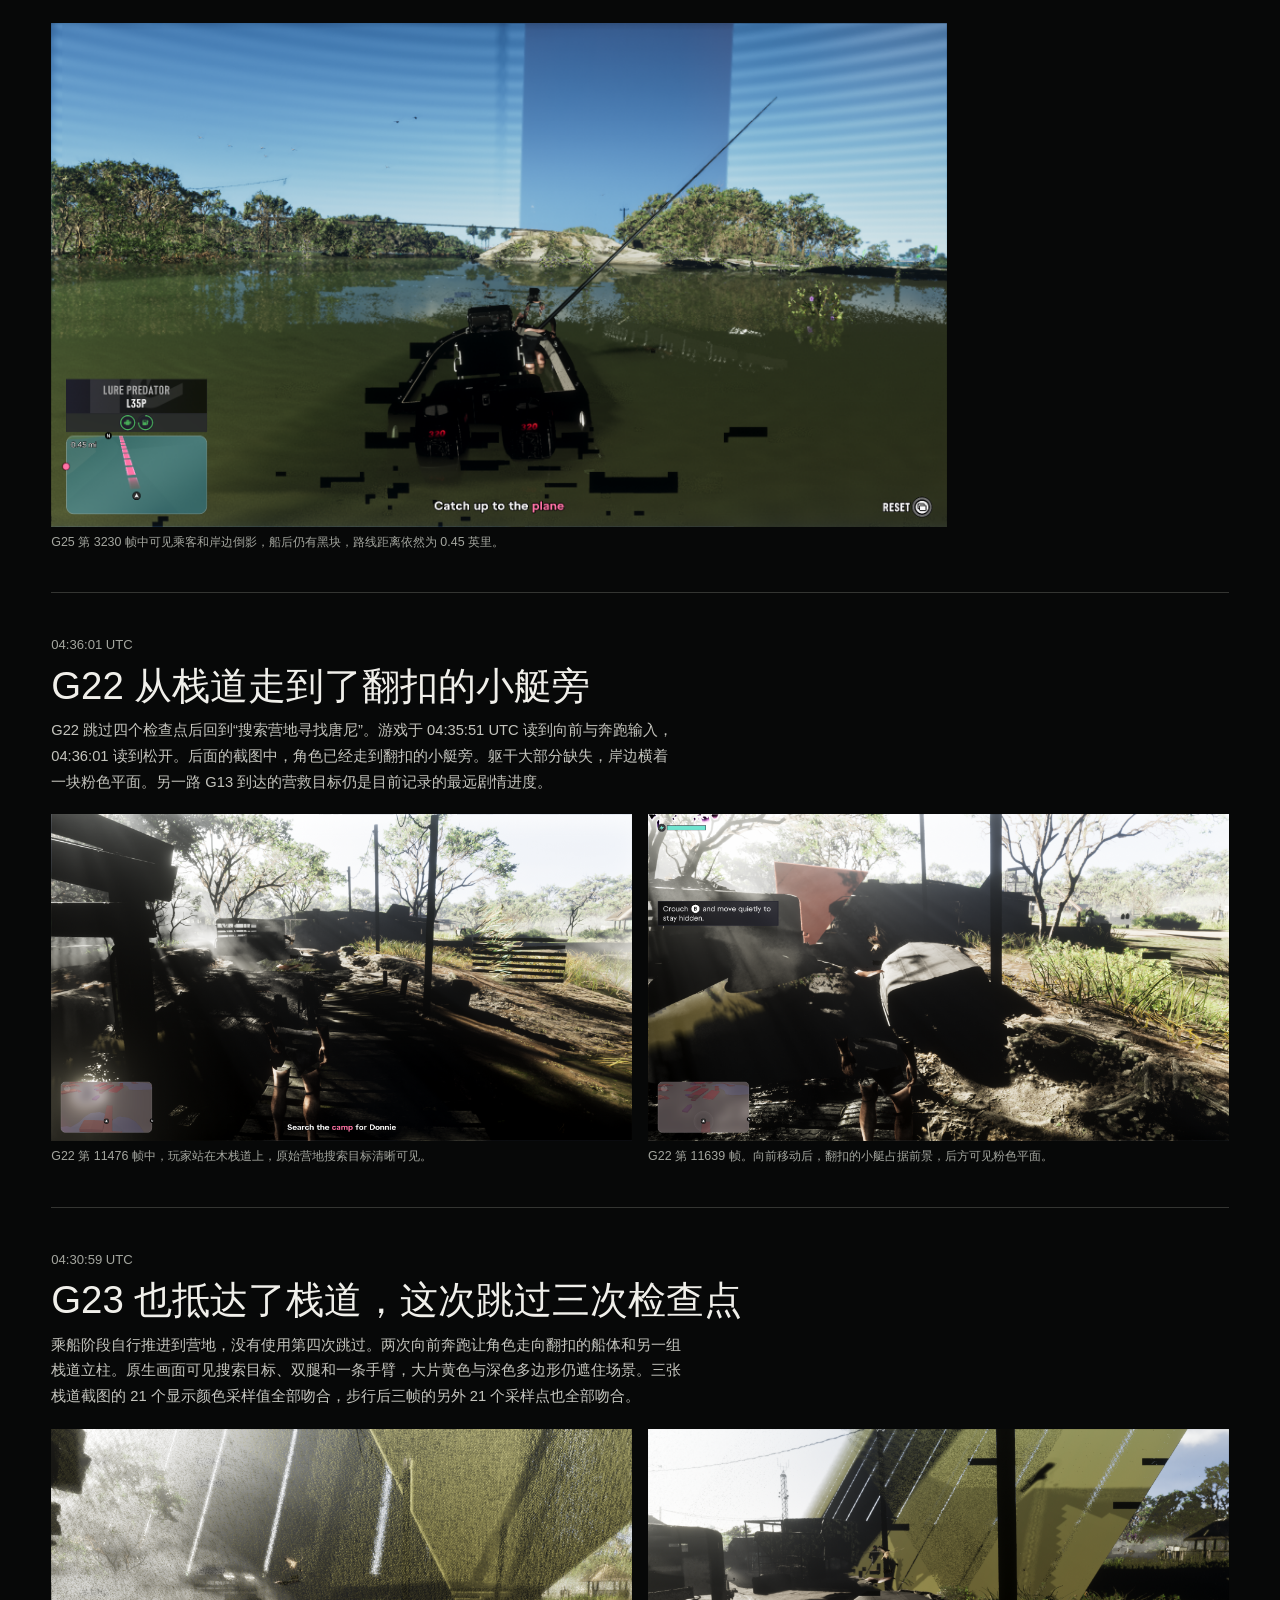
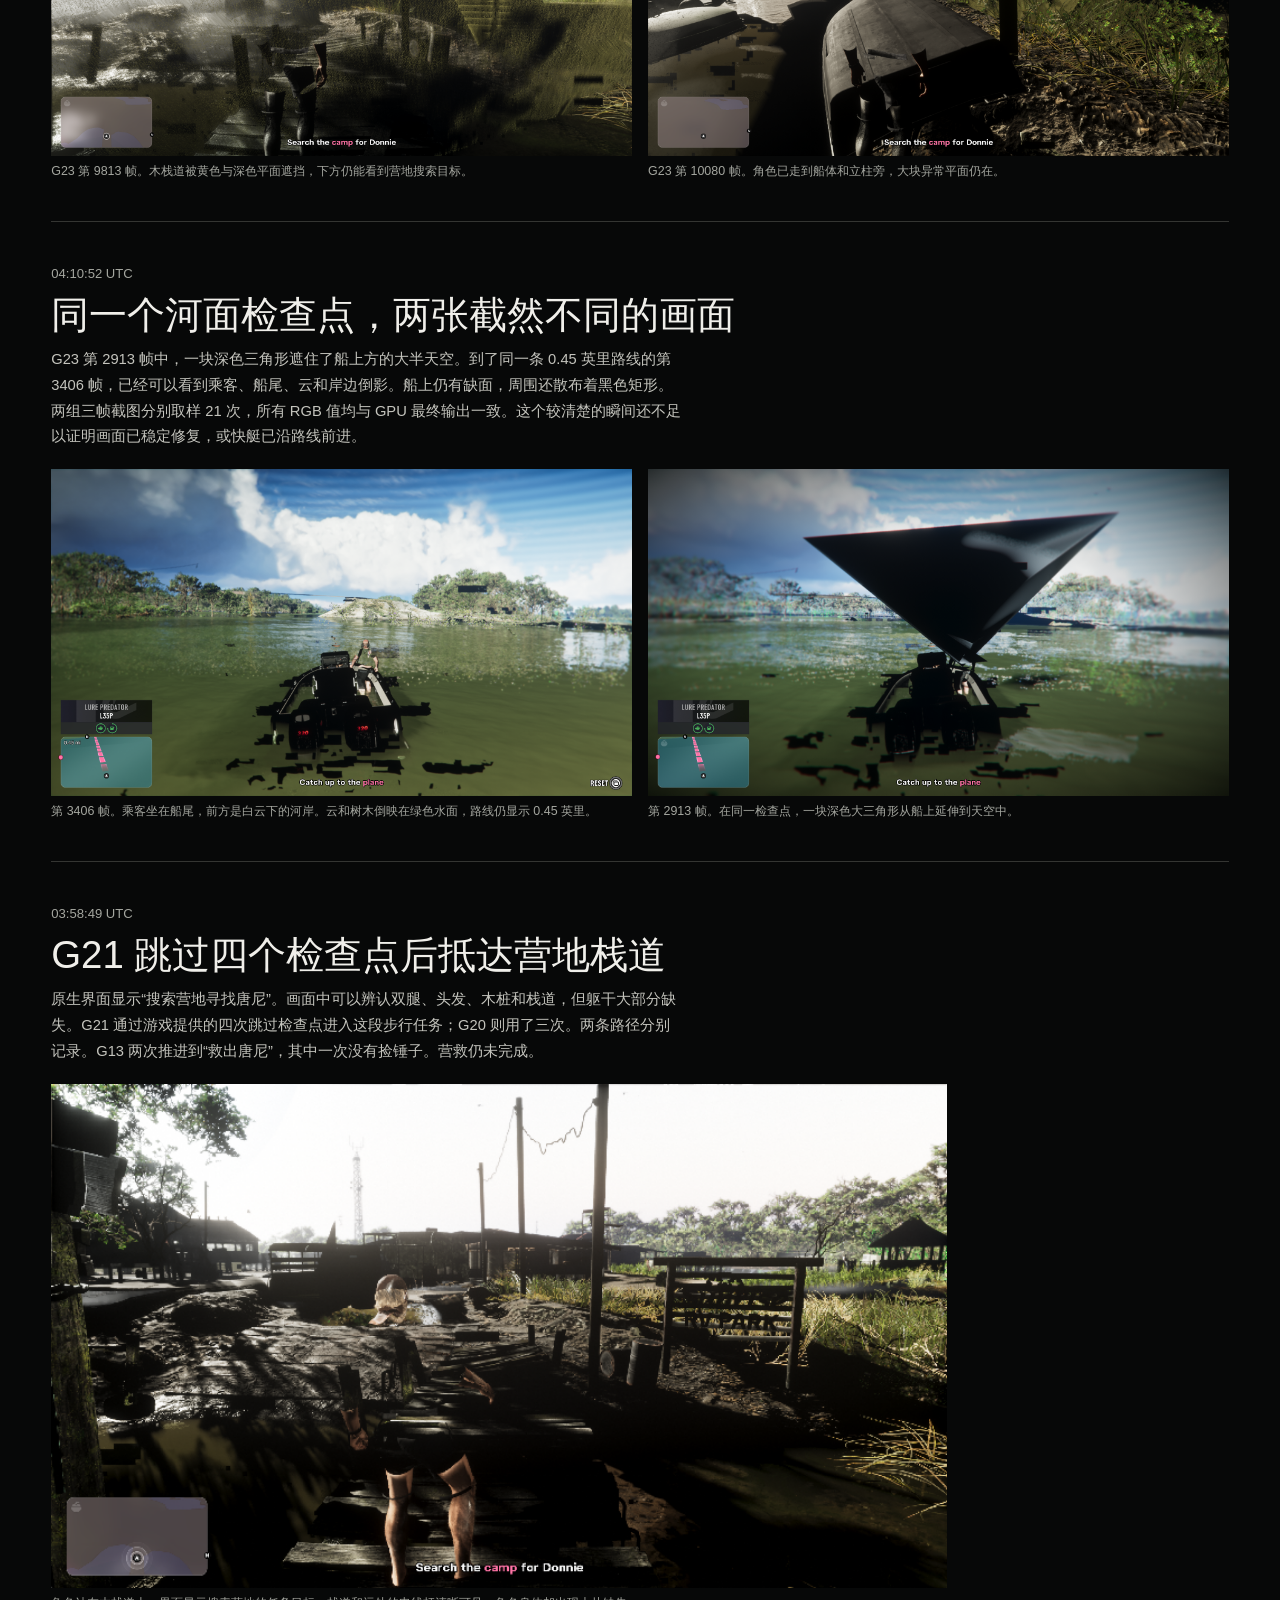
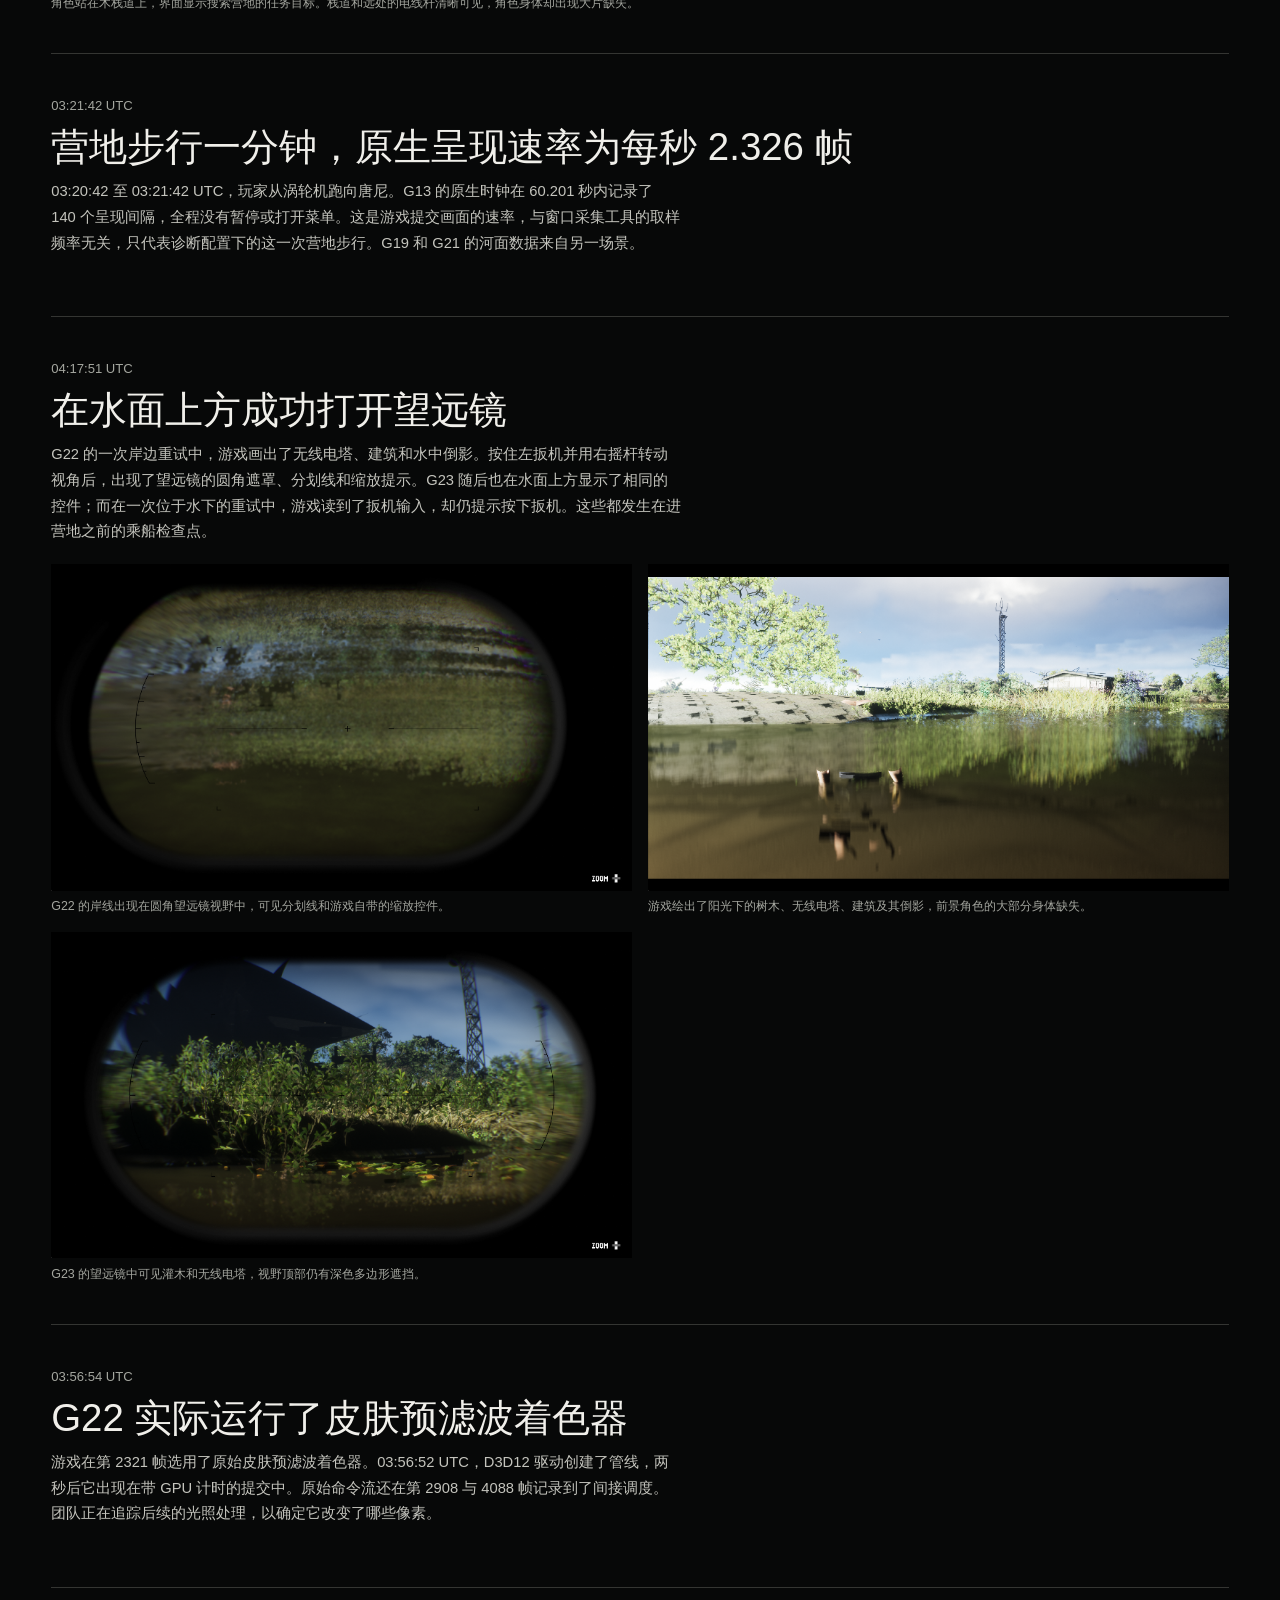
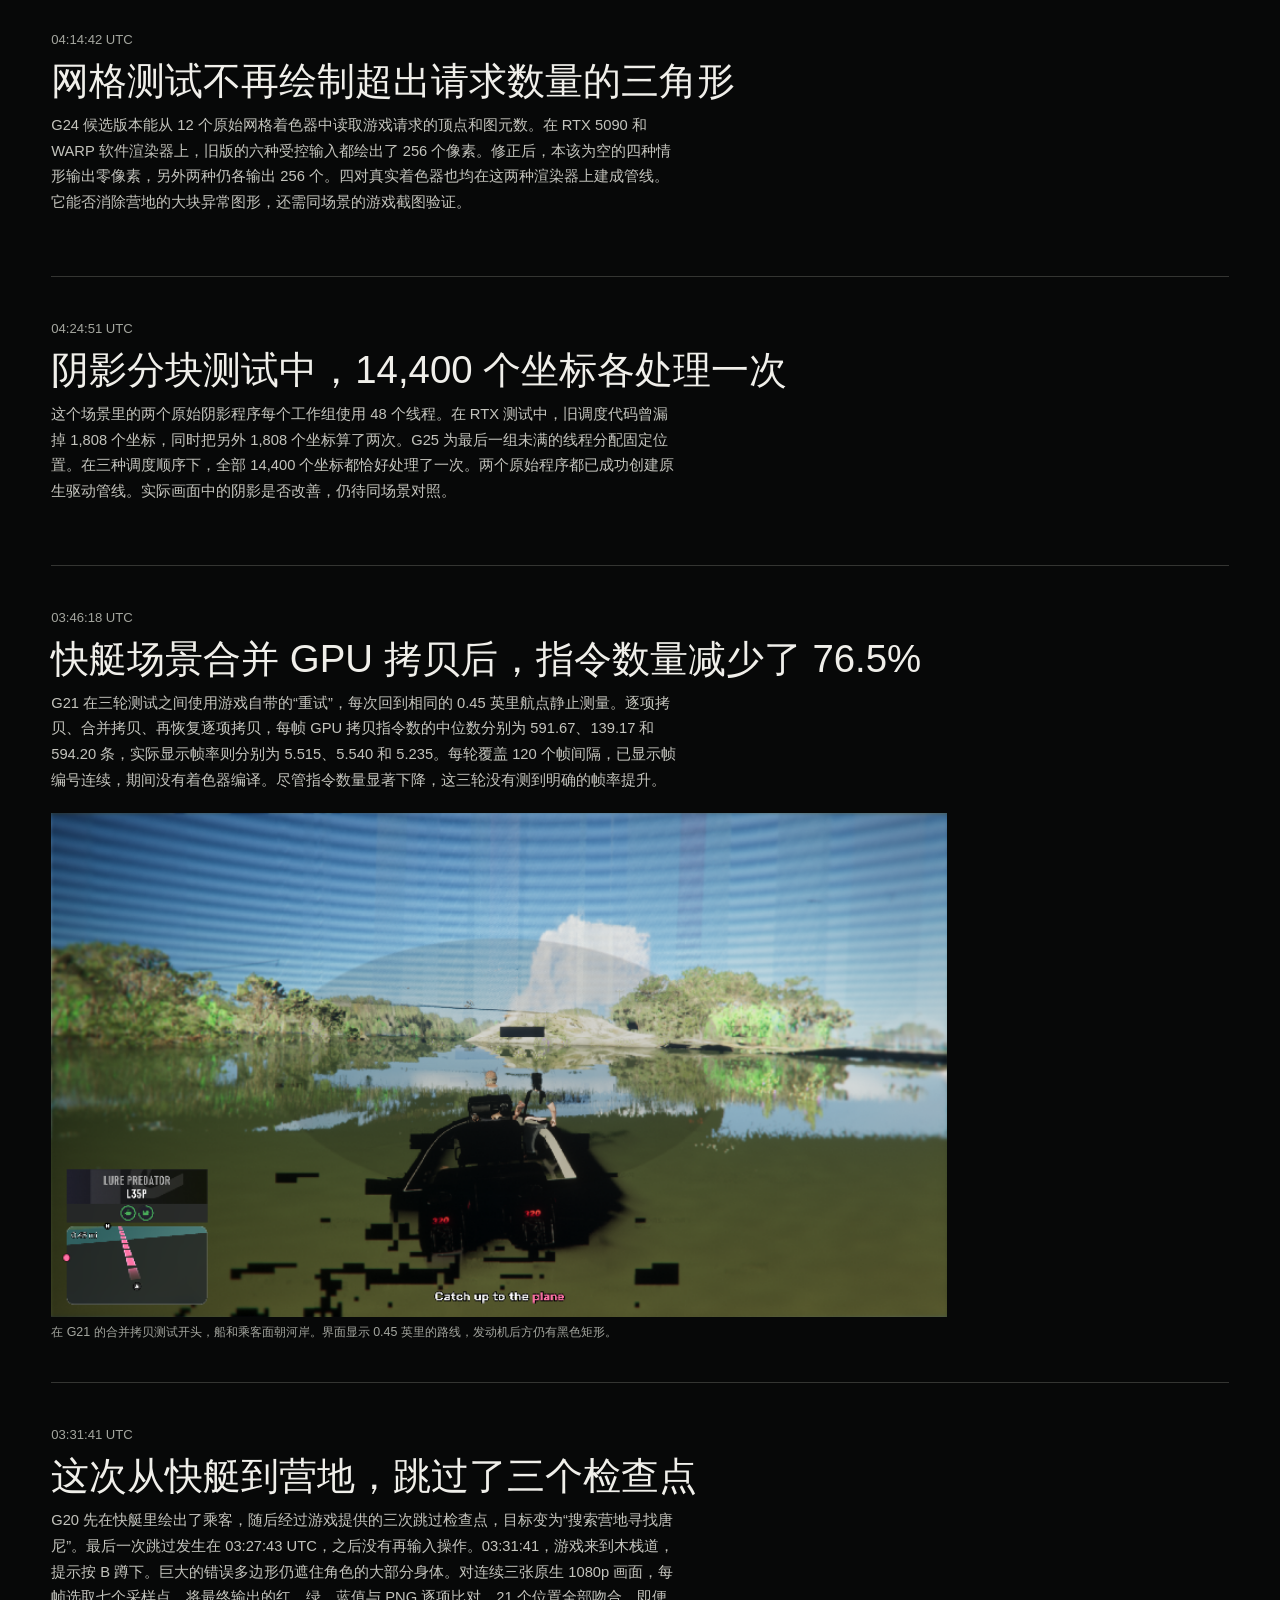
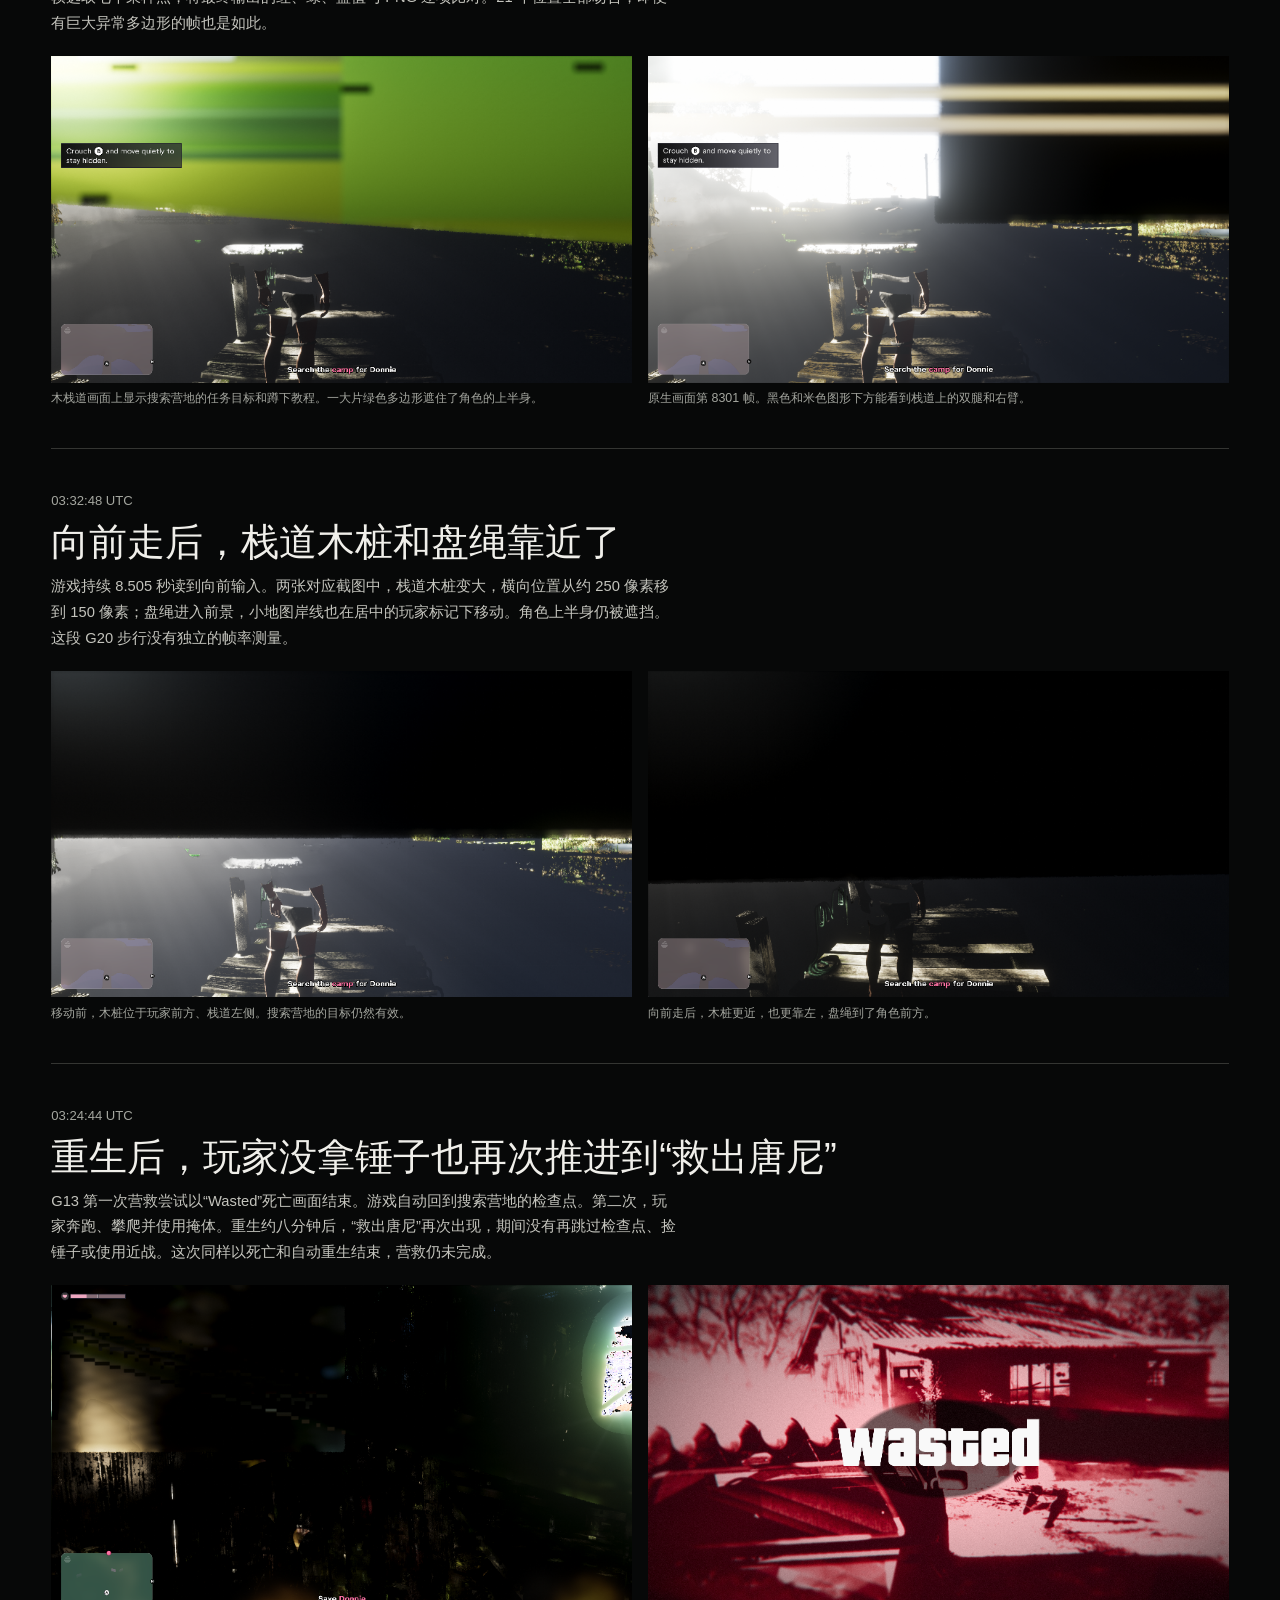
<file: evidence.html>
<!doctype html>
<html lang="zh-Hans"><head><meta charset="utf-8"><meta name="viewport" content="width=device-width,initial-scale=1"><meta name="color-scheme" content="light dark">
<title>任务与渲染实测记录 | gta6-progress</title><meta name="description" content="原始水面和栈道画面、经测量的桥面反光钳制、缺水检查、河面帧率对照及当前任务进度。"><link rel="canonical" href="https://cuebert.github.io/gta6-progress/evidence.html">
<meta name="journal-updated" content="2026-11-26T01:56:36Z"><meta property="og:type" content="website"><meta property="og:site_name" content="gta6-progress"><meta property="og:title" content="任务与渲染实测记录 | gta6-progress"><meta property="og:description" content="原始水面和栈道画面、经测量的桥面反光钳制、缺水检查、河面帧率对照及当前任务进度。"><meta property="og:url" content="https://cuebert.github.io/gta6-progress/evidence.html"><meta property="og:image" content="https://cuebert.github.io/gta6-progress/images/prison-seriesx-rt-off.webp"><meta property="og:image:alt" content="DexNom 衍生版 Series X 监狱画面，头发、颈部和衣领细节可见；游戏光追构建器处于关闭状态。"><meta name="twitter:card" content="summary_large_image">
<link rel="stylesheet" href="journal.css?v=editions"><script src="appearance.js?v=editions"></script><script type="application/ld+json">{"@context": "https://schema.org", "@type": "WebPage", "name": "任务与渲染实测记录 | gta6-progress", "url": "https://cuebert.github.io/gta6-progress/evidence.html", "description": "原始水面和栈道画面、经测量的桥面反光钳制、缺水检查、河面帧率对照及当前任务进度。", "dateModified": "2026-11-26T01:56:36Z", "image": {"@type": "ImageObject", "url": "https://cuebert.github.io/gta6-progress/images/prison-seriesx-rt-off.webp", "caption": "DexNom 衍生版 Series X 监狱画面，头发、颈部和衣领细节可见；游戏光追构建器处于关闭状态。"}, "isPartOf": {"@type": "WebSite", "name": "gta6-progress", "url": "https://cuebert.github.io/gta6-progress/"}, "inLanguage": "zh-Hans"}</script><link rel="alternate" hreflang="zh-Hans" href="https://cuebert.github.io/gta6-progress/evidence.html"><link rel="alternate" hreflang="en" href="https://cuebert.github.io/gta6-progress/en/evidence.html"><link rel="alternate" hreflang="x-default" href="https://cuebert.github.io/gta6-progress/evidence.html"><meta property="og:locale" content="zh_CN"></head>
<body><a class="skip" href="#content">跳至正文</a><header class="mast"><div class="shell"><a class="brand" href="index.html">gta6-progress</a><nav aria-label="主导航"><a href="index.html">日志</a><a href="timeline.html">时间线</a><a href="evidence.html" aria-current="page">影像记录</a><a href="index.html#team">分工</a><a href="en/evidence.html" hreflang="en" lang="en" class="edition">English</a></nav><button id="theme" type="button" aria-label="切换配色" hidden>配色</button></div></header>
<main id="content" class="shell"><header class="page-intro"><p class="eyebrow">截图记录</p><h1>这些画面验证了什么</h1><p>有时最终画面还没有成形，渲染过程中的诊断图已经能看见几何体。下面的对照图逐一标明每张截图来自哪个阶段。</p></header><section class="plate" id="bridge-reflections"><div class="plate-head"><p class="eyebrow"><time datetime="2026-11-26T01:44:59Z">01:44:59 UTC</time></p><h2>启用可选的 Composite 钳制后，选定的桥面反光保持明亮</h2><p>在同一艘船首次经过桥面的场景中，库存 Composite 的 1,839 个选定高 HDR 反光纹素中有 585 个在打包 RGB10 输出中接近黑色。启用首个分级查找的可选钳制后，1,826 个选定纹素中没有一个接近黑色，且全部 1,826 个在 Composite RGB10 输出中明亮。在实际 Present 阶段，库存版本重叠的显示区域有 992 个暗采样、没有亮采样；钳制版本区域有 0 个暗采样和 1,713 个亮采样。高 HDR 选择条件为红色至少 1,000，并使用记录的绿/红和蓝/红比值范围；接近黑色表示全部 RGB10 通道不超过 32，明亮表示所有通道至少为 896。两次运行使用同一桥面场景和归一化反光选择器，但水波和摄像机位置不同，因此并非逐像素配准的帧。这组对照验证了选定桥面反光经过 Composite 和 Present 的路径。脸部、天空和服装的渲染问题仍未解决。</p><p>这张并排图片仅裁取游戏输出中的水面区域。GPL 许可适用于运行时源代码，不适用于这些游戏画面。</p></div><div class="pictures"><figure><a href="images/bridge-water-reflection-comparison.png"><img src="images/bridge-water-reflection-comparison.png" width="768" height="256" alt="来自两次独立运行的纯水面并排裁剪：左侧为库存结果，右侧为启用可选 Composite 钳制的结果。" loading="lazy"></a><figcaption>左侧为库存结果，右侧为启用可选 Composite 钳制的结果。桥面构图相近，但摄像机位置和水波不同。</figcaption></figure></div></section><section class="plate" id="g65-prison"><div class="plate-head"><p class="eyebrow"><time datetime="2026-11-25T17:54:30Z">17:54:30 UTC</time></p><h2>监狱画面在关闭光追构建器后仍能看清头发、颈部与衣领轮廓</h2><p>基于 DexNom 的 Series X 画面中可以看到头发、颈部和衣领细节，铁丝网、床铺和海报也已绘出。采集这张画面时，游戏的光追构建器处于关闭状态。另一张 G63 Series S 监狱截图中的头部仍不完整，光照也不均匀。移动前的静止测试覆盖 180 个间隔，原生帧率为 5.648 帧/秒。随后一次输入检查中，游戏读到了摇杆按下与松开；持续 24 个间隔后松开，镜头从院子移动到室内。这些画面来自不同构建版本和平台，因此不能作为受控 A/B 对照，也无法据此确定原因。</p><p><strong>来源与许可。</strong> 参考构建版本基于 DexNom/VIctory 提交 <a href="https://github.com/DexNom/VIctory/commit/921d8d3">921d8d3</a>，其源代码依照 <a href="https://github.com/DexNom/VIctory/blob/921d8d3/LICENSE">GPL-3.0-or-later</a>许可发布。该许可适用于源代码，不适用于这些游戏截图；游戏画面仍受 Rockstar Games 版权保护。</p></div><div class="pictures"><figure><a href="images/prison-seriesx-rt-off.webp"><img src="images/prison-seriesx-rt-off.webp" width="1920" height="1080" alt="基于 DexNom 的 Series X 监狱画面。头发、颈部和衣领可见，铁丝网、床铺和海报也已绘出。游戏的光追构建器已关闭。" loading="lazy"></a><figcaption>DexNom 衍生版 Series X · 光追构建器关闭</figcaption></figure><figure><a href="images/prison-g63-series-s.webp"><img src="images/prison-g63-series-s.webp" width="1920" height="1080" alt="G63 Series S 原始游戏窗口中的监狱画面，头部不完整且光照不均匀。" loading="lazy"></a><figcaption>G63 Series S · 原始游戏窗口</figcaption></figure></div></section>
<section class="plate" id="g63-river"><div class="plate-head"><p class="eyebrow"><time datetime="2026-11-25T17:54:30Z">17:54:30 UTC</time></p><h2>另一组 G63 河道配置测得每秒 6.052 次窗口画面变化</h2><p>另一组 G63 河道配置在第二艘船的航点保持静止，距离目标 0.45 英里，期间没有手柄输入。原生第 3402–3522 帧的 120 个间隔平均为每秒 6.004 次呈现。独立的 800×450、30 Hz 窗口采集测得每秒 6.052 次画面变化。窗口变化率不等于原生帧率，也不代表一般游戏性能。</p></div></section>
<section class="plate" id="g64-follow"><div class="plate-head"><p class="eyebrow"><time datetime="2026-11-25T17:54:30Z">17:54:30 UTC</time></p><h2>主机版参考画面凸显本地快艇船体仍未显示</h2><p>在相同的“Follow the plane”目标中，DexNom Series X 参考画面（提交 921d8d3）能看见船体、两台舷外机和波纹水面。G64 原始画面中角色浸在水下，船体仍被绿色水面伪影遮挡。这是不同构建版本间的参考画面，并非同一硬件上的受控对照。</p><p><strong>来源与许可。</strong> DexNom/VIctory 提交中的源代码 <a href="https://github.com/DexNom/VIctory/commit/921d8d3">921d8d3</a> 采用 GPL-3.0-or-later 许可。该许可不适用于游戏截图。</p><p><strong>可选四边形对照。</strong> G64 可选四边形修正在首段快艇水域的测量区域中，将绿色偏色像素占比从 41.0% 降至 0.03%，并恢复了有光泽的水面斑纹。两张初始截图中的船体仍被遮挡。这项对照没有证实帧率提升。后续 0.45 英里处的船体画面天空和已配准岸线均不同，无法单独归因于四边形修正。</p></div><div class="pictures"><figure><a href="images/boat-follow-dexnom.webp"><img src="images/boat-follow-dexnom.webp" width="1920" height="1080" alt="DexNom Series X 的“Follow the plane”画面。船体、两台舷外机和波纹水面均可见。" loading="lazy"></a><figcaption>DexNom Series X · 提交 921d8d3 · Follow the plane</figcaption></figure><figure><a href="images/boat-follow-g64-original.webp"><img src="images/boat-follow-g64-original.webp" width="1920" height="1080" alt="G64 原始“Follow the plane”画面。角色浸在水下，船体被绿色水面伪影遮挡。" loading="lazy"></a><figcaption>G64 原始版本 · Follow the plane</figcaption></figure></div></section>
<section class="plate" id="rt-builder-activation"><div class="plate-head"><p class="eyebrow">17:37:17 UTC · 预热后的独立 Series X 运行</p><h2>游戏抵达光追构建器门槛</h2><p>预热后的独立 Series X 运行记录显示，53 个原始光追构建器程序均有主机管线，随后执行了 36 个不同构建阶段。它推进到游戏世界第 1427–1701 帧，并在第 1701 帧退出，尚未进入可操控快艇阶段。未报告设备移除。首批世界画面约在运行 13 秒后出现。这确认了游戏内构建器已启动，但不代表光照正确、任务完整或速度可玩。目前仍建议使用默认/回退的关闭构建器配置；快艇与监狱截图均使用该配置。</p></div></section><section class="plate" id="g61-river-driving"><div class="plate-head"><p class="eyebrow"><time datetime="2026-11-25T15:01:51Z">15:01:51 UTC</time></p><h2>G61 的河道画面更新更快，快艇仍无法驾驶</h2><p>在同一个距目标 0.45 英里的航点，G61 的窗口画面每秒变化 5.743 次，G59 为 4.55 次。G61 的有效计时范围为原生第 3172–3292 帧。两次测试各覆盖 120 个间隔，显示帧编号连续。每帧绘制调用次数的中位数由 5,066 增至 5,337 次，GPU 数据回读耗时的中位数由 81.3 降至 40.35 毫秒。这是两个完整版本的对照。</p><p>两次尝试共进行了六轮各十秒的操作，游戏均读到了按下和松开。加入转向后，两台舷外机都明显转动。对照截图中，游戏显示的路线距离一直为 0.45 英里。游戏最终提示“The boat couldn’t be driven”（快艇无法驾驶）。G61 的这些画面仍可见天空横纹和绿色斑块。</p></div><div class="pictures"><figure><a href="images/g61-drive-before.webp"><img src="images/g61-drive-before.webp" width="800" height="450" alt="G61 第 3676 帧。下一轮转向前，舷外机朝向船尾。" loading="lazy"></a><figcaption>G61 第 3676 帧。下一轮转向前，舷外机朝向船尾。</figcaption></figure><figure><a href="images/g61-drive-after.webp"><img src="images/g61-drive-after.webp" width="800" height="450" alt="G61 第 3758 帧。两台舷外机都已转向，快艇仍面向同一段对岸。" loading="lazy"></a><figcaption>G61 第 3758 帧。两台舷外机都已转向，快艇仍面向同一段对岸。</figcaption></figure><figure><a href="images/g61-drive-failure.webp"><img src="images/g61-drive-failure.webp" width="800" height="450" alt="游戏原始失败画面显示“The boat couldn’t be driven”（快艇无法驾驶）。" loading="lazy"></a><figcaption>游戏原始失败画面显示“The boat couldn’t be driven”（快艇无法驾驶）。</figcaption></figure></div></section><section class="plate" id="g59-sky"><div class="plate-head"><p class="eyebrow"><time datetime="2026-11-25T14:17:31Z">14:17:31 UTC</time></p><h2>快艇场景对照中，天空横纹消失</h2><p>在同一段“跟随飞机”场景中，G58 第 1728 帧的天空出现重复横纹，G59 第 1790 帧呈现平滑的过渡。水面偏绿、倒影斑驳和过亮的白斑仍然存在。快艇吃水仍然异常，首次尝试仍可能因乘客落水而失败。</p></div><div class="pictures"><figure><a href="images/sky-bands-before.webp"><img src="images/sky-bands-before.webp" width="1920" height="1080" alt="G58 第 1728 帧。飞机和桥上方的天空布满重复横纹。" loading="lazy"></a><figcaption>G58 第 1728 帧。飞机和桥上方的天空布满重复横纹。</figcaption></figure><figure><a href="images/sky-bands-after.webp"><img src="images/sky-bands-after.webp" width="1920" height="1080" alt="G59 第 1790 帧。同一座桥上方的天空横纹消失。水面偏绿和过亮的倒影依然存在。" loading="lazy"></a><figcaption>G59 第 1790 帧。同一座桥上方的天空横纹消失。水面偏绿和过亮的倒影依然存在。</figcaption></figure></div></section><section class="plate" id="g59-river-relay"><div class="plate-head"><p class="eyebrow"><time datetime="2026-11-25T14:27:31Z">14:27:31 UTC</time></p><h2>常规河道对照实测达到每秒 4.54 次原生呈现</h2><p>在距目标 0.45 英里的静止航点，采用同步提交的 G58 平均每秒原生呈现 3.42 帧，启用中继提交的 G59 为 4.54 帧。两次测试各覆盖 120 个间隔，显示帧编号均连续。两个版本每帧分别执行约 5,382 和 5,066 次绘制调用。这是两个完整版本的初步对照。到达航点前，游戏确认了油门输入和游戏自带的重试操作。</p>
<p>独立的窗口采集分别测得每秒 3.44 和 4.55 次画面变化。G59 的小地图和重置提示持续可见，目标文字则在后续截图中淡出。前段快艇失败仍可复现。</p>
<p>针对高光异常和水面偏绿的候选修复已通过独立测试，仍待实机验证。</p>
<ul><li><a href="https://github.com/Marvisak/VIctory/pull/2126">0xkn0wh3r3 · VIctory PR 2126：为二维着色器线程组保留唯一线程编号</a></li><li><a href="https://github.com/fxceless/victory-fork/pull/555">pug205gti6 · VIctory 分支 PR 555：刷新经由其他视图写入的纹理</a></li></ul></div></section><section class="plate" id="boat-geometry"><div class="plate-head"><p class="eyebrow"><time datetime="2026-11-25T09:57:58Z">09:57:58 UTC</time></p><h2>快艇和船上的两个人都清晰可见</h2><p>在“追上飞机”任务后一次采集的船尾画面中，浅色楔形和黑色尖刺消失了，船上的两个人都能看见。前两个快艇场景中，抽样检查的 233 个几何组和 12,543 次索引重映射读取均与游戏内存一致。水面方块和光照不均匀的问题依然存在。</p></div><div class="pictures"><figure><a href="images/boat-geometry-before.webp"><img src="images/boat-geometry-before.webp" width="800" height="450" alt="在“追上飞机”任务中，一块浅色楔形和一条黑色尖刺遮住了快艇和河面。" loading="lazy"></a><figcaption>在“追上飞机”任务中，一块浅色楔形和一条黑色尖刺遮住了快艇和河面。</figcaption></figure><figure><a href="images/boat-geometry-after.webp"><img src="images/boat-geometry-after.webp" width="800" height="450" alt="从船尾视角可以看见船上的两个人。水面仍有深色方块，光照也不均匀。" loading="lazy"></a><figcaption>从船尾视角可以看见船上的两个人。水面仍有深色方块，光照也不均匀。</figcaption></figure></div></section><section class="plate" id="regular-river"><div class="plate-head"><p class="eyebrow"><time datetime="2026-11-25T09:50:32Z">09:50:32 UTC</time></p><h2>常规版本在河道航点实测达到 6.745 帧/秒</h2><p>在河道航点，常规版本的 120 个连续显示帧间隔测得 6.745 帧/秒，先前可比测试为 5.29–5.38 帧/秒。随后，通过游戏原有的检查点跳过功能到达营地。短距离步行、转动视角和再次步行均响应了正常操作。</p></div></section><section class="plate" id="g24-water"><div class="plate-head"><p class="eyebrow"><time datetime="2026-11-25T04:47:08Z">04:47:08 UTC</time></p><h2>河面在哪一步变黑</h2><p>G24 的连续三帧中，先是右上方出现黑块，接着河面清楚显现，然后左下方又被黑块遮住。在第 4169 帧，两个原始水面着色器分别为原生坐标 (1120, 736) 和 (1216, 1008) 写入了颜色。到了第 4170 帧，同一对像素经过这两次绘制后仍为零，后续光照只增加约 0.0001。两帧的全屏视口、裁剪范围和间接绘制输入地址都相同。缺色的原因尚未确定。</p></div><div class="pictures"><figure><a href="images/water-clear.webp"><img src="images/water-clear.webp" width="1920" height="1080" alt="第 4169 帧。船周围的水面映出云和树木，船尾下方仍有零散黑块。" loading="lazy"></a><figcaption>第 4169 帧。船周围的水面映出云和树木，船尾下方仍有零散黑块。</figcaption></figure><figure><a href="images/water-lower-block.webp"><img src="images/water-lower-block.webp" width="1920" height="1080" alt="紧接着的第 4170 帧。近乎全黑的矩形遮住了左下方的河面，天空和远岸大部分仍可见。" loading="lazy"></a><figcaption>紧接着的第 4170 帧。近乎全黑的矩形遮住了左下方的河面，天空和远岸大部分仍可见。</figcaption></figure><figure><a href="images/water-upper-block.webp"><img src="images/water-upper-block.webp" width="1920" height="1080" alt="清晰画面的前一帧，即第 4168 帧。巨大的黑色矩形遮住了右上方的天空和岸线。" loading="lazy"></a><figcaption>清晰画面的前一帧，即第 4168 帧。巨大的黑色矩形遮住了右上方的天空和岸线。</figcaption></figure></div></section><section class="plate" id="g24-water-fixture"><div class="plate-head"><p class="eyebrow"><time datetime="2026-11-25T04:56:21Z">04:56:21 UTC</time></p><h2>原始水面着色器正确绘出了五种受控分块图案</h2><p>一项独立测试分别在 RTX GPU 和 WARP 软件渲染器上，把五组已知位图案传给原始水面顶点着色器。两者的像素覆盖与预期完全一致。全空为 0，全满为 14,400，左半区为 7,200，选定位为 1,312，最高位为 288。这些输入由测试提供。G24 黑块帧中实际传给着色器的分块值仍待采集。</p></div></section><section class="plate" id="g25-river"><div class="plate-head"><p class="eyebrow"><time datetime="2026-11-25T04:41:03Z">04:41:03 UTC</time></p><h2>G25 实际执行了阴影处理，实测每秒显示 5.108 帧</h2><p>在第一和第二个快艇检查点，两个原始阴影分块分类程序都实际执行。在同一块 GPU、相同的 0.45 英里静止航点，G23 每秒实际显示 5.257 帧，G25 为 5.108 帧。两轮均覆盖 120 个间隔，121 个已显示帧编号连续，期间没有编译着色器。两次的云层和绘制数量有所不同。这是整套构建的对照，没有测到提速，也无法把差异归因于某个着色器。船底仍然有黑块。</p></div><div class="pictures"><figure><a href="images/river-shadow-trial.webp"><img src="images/river-shadow-trial.webp" width="1920" height="1080" alt="G25 第 3230 帧中可见乘客和岸边倒影，船后仍有黑块，路线距离依然为 0.45 英里。" loading="lazy"></a><figcaption>G25 第 3230 帧中可见乘客和岸边倒影，船后仍有黑块，路线距离依然为 0.45 英里。</figcaption></figure></div></section><section class="plate" id="g22-camp-walk"><div class="plate-head"><p class="eyebrow"><time datetime="2026-11-25T04:36:01Z">04:36:01 UTC</time></p><h2>G22 从栈道走到了翻扣的小艇旁</h2><p>G22 跳过四个检查点后回到“搜索营地寻找唐尼”。游戏于 04:35:51 UTC 读到向前与奔跑输入，04:36:01 读到松开。后面的截图中，角色已经走到翻扣的小艇旁。躯干大部分缺失，岸边横着一块粉色平面。另一路 G13 到达的营救目标仍是目前记录的最远剧情进度。</p></div><div class="pictures"><figure><a href="images/dock-four-skips.webp"><img src="images/dock-four-skips.webp" width="1920" height="1080" alt="G22 第 11476 帧中，玩家站在木栈道上，原始营地搜索目标清晰可见。" loading="lazy"></a><figcaption>G22 第 11476 帧中，玩家站在木栈道上，原始营地搜索目标清晰可见。</figcaption></figure><figure><a href="images/skiff-near-shore.webp"><img src="images/skiff-near-shore.webp" width="1920" height="1080" alt="G22 第 11639 帧。向前移动后，翻扣的小艇占据前景，后方可见粉色平面。" loading="lazy"></a><figcaption>G22 第 11639 帧。向前移动后，翻扣的小艇占据前景，后方可见粉色平面。</figcaption></figure></div></section><section class="plate" id="g23-camp-walk"><div class="plate-head"><p class="eyebrow"><time datetime="2026-11-25T04:30:59Z">04:30:59 UTC</time></p><h2>G23 也抵达了栈道，这次跳过三次检查点</h2><p>乘船阶段自行推进到营地，没有使用第四次跳过。两次向前奔跑让角色走向翻扣的船体和另一组栈道立柱。原生画面可见搜索目标、双腿和一条手臂，大片黄色与深色多边形仍遮住场景。三张栈道截图的 21 个显示颜色采样值全部吻合，步行后三帧的另外 21 个采样点也全部吻合。</p></div><div class="pictures"><figure><a href="images/dock-three-skips.webp"><img src="images/dock-three-skips.webp" width="1920" height="1080" alt="G23 第 9813 帧。木栈道被黄色与深色平面遮挡，下方仍能看到营地搜索目标。" loading="lazy"></a><figcaption>G23 第 9813 帧。木栈道被黄色与深色平面遮挡，下方仍能看到营地搜索目标。</figcaption></figure><figure><a href="images/hull-after-running.webp"><img src="images/hull-after-running.webp" width="1920" height="1080" alt="G23 第 10080 帧。角色已走到船体和立柱旁，大块异常平面仍在。" loading="lazy"></a><figcaption>G23 第 10080 帧。角色已走到船体和立柱旁，大块异常平面仍在。</figcaption></figure></div></section><section class="plate" id="g23-river"><div class="plate-head"><p class="eyebrow"><time datetime="2026-11-25T04:10:52Z">04:10:52 UTC</time></p><h2>同一个河面检查点，两张截然不同的画面</h2><p>G23 第 2913 帧中，一块深色三角形遮住了船上方的大半天空。到了同一条 0.45 英里路线的第 3406 帧，已经可以看到乘客、船尾、云和岸边倒影。船上仍有缺面，周围还散布着黑色矩形。两组三帧截图分别取样 21 次，所有 RGB 值均与 GPU 最终输出一致。这个较清楚的瞬间还不足以证明画面已稳定修复，或快艇已沿路线前进。</p></div><div class="pictures"><figure><a href="images/river-steady.webp"><img src="images/river-steady.webp" width="1920" height="1080" alt="第 3406 帧。乘客坐在船尾，前方是白云下的河岸。云和树木倒映在绿色水面，路线仍显示 0.45 英里。" loading="lazy"></a><figcaption>第 3406 帧。乘客坐在船尾，前方是白云下的河岸。云和树木倒映在绿色水面，路线仍显示 0.45 英里。</figcaption></figure><figure><a href="images/river-triangle.webp"><img src="images/river-triangle.webp" width="1920" height="1080" alt="第 2913 帧。在同一检查点，一块深色大三角形从船上延伸到天空中。" loading="lazy"></a><figcaption>第 2913 帧。在同一检查点，一块深色大三角形从船上延伸到天空中。</figcaption></figure></div></section><section class="plate" id="g21-camp"><div class="plate-head"><p class="eyebrow"><time datetime="2026-11-25T03:58:49Z">03:58:49 UTC</time></p><h2>G21 跳过四个检查点后抵达营地栈道</h2><p>原生界面显示“搜索营地寻找唐尼”。画面中可以辨认双腿、头发、木桩和栈道，但躯干大部分缺失。G21 通过游戏提供的四次跳过检查点进入这段步行任务；G20 则用了三次。两条路径分别记录。G13 两次推进到“救出唐尼”，其中一次没有捡锤子。营救仍未完成。</p></div><div class="pictures"><figure><a href="images/camp-dock-replay.webp"><img src="images/camp-dock-replay.webp" width="800" height="450" alt="角色站在木栈道上，界面显示搜索营地的任务目标。栈道和远处的电线杆清晰可见，角色身体却出现大片缺失。" loading="lazy"></a><figcaption>角色站在木栈道上，界面显示搜索营地的任务目标。栈道和远处的电线杆清晰可见，角色身体却出现大片缺失。</figcaption></figure></div></section><section class="plate" id="g13-camp-pace"><div class="plate-head"><p class="eyebrow"><time datetime="2026-11-25T03:21:42Z">03:21:42 UTC</time></p><h2>营地步行一分钟，原生呈现速率为每秒 2.326 帧</h2><p>03:20:42 至 03:21:42 UTC，玩家从涡轮机跑向唐尼。G13 的原生时钟在 60.201 秒内记录了 140 个呈现间隔，全程没有暂停或打开菜单。这是游戏提交画面的速率，与窗口采集工具的取样频率无关，只代表诊断配置下的这一次营地步行。G19 和 G21 的河面数据来自另一场景。</p></div></section><section class="plate" id="g22-binoculars"><div class="plate-head"><p class="eyebrow"><time datetime="2026-11-25T04:17:51Z">04:17:51 UTC</time></p><h2>在水面上方成功打开望远镜</h2><p>G22 的一次岸边重试中，游戏画出了无线电塔、建筑和水中倒影。按住左扳机并用右摇杆转动视角后，出现了望远镜的圆角遮罩、分划线和缩放提示。G23 随后也在水面上方显示了相同的控件；而在一次位于水下的重试中，游戏读到了扳机输入，却仍提示按下扳机。这些都发生在进营地之前的乘船检查点。</p></div><div class="pictures"><figure><a href="images/shore-optics.webp"><img src="images/shore-optics.webp" width="800" height="450" alt="G22 的岸线出现在圆角望远镜视野中，可见分划线和游戏自带的缩放控件。" loading="lazy"></a><figcaption>G22 的岸线出现在圆角望远镜视野中，可见分划线和游戏自带的缩放控件。</figcaption></figure><figure><a href="images/shore-mast.webp"><img src="images/shore-mast.webp" width="800" height="450" alt="游戏绘出了阳光下的树木、无线电塔、建筑及其倒影，前景角色的大部分身体缺失。" loading="lazy"></a><figcaption>游戏绘出了阳光下的树木、无线电塔、建筑及其倒影，前景角色的大部分身体缺失。</figcaption></figure><figure><a href="images/shore-optics-repeat.webp"><img src="images/shore-optics-repeat.webp" width="800" height="450" alt="G23 的望远镜中可见灌木和无线电塔，视野顶部仍有深色多边形遮挡。" loading="lazy"></a><figcaption>G23 的望远镜中可见灌木和无线电塔，视野顶部仍有深色多边形遮挡。</figcaption></figure></div></section><section class="plate" id="g22-skin"><div class="plate-head"><p class="eyebrow"><time datetime="2026-11-25T03:56:54Z">03:56:54 UTC</time></p><h2>G22 实际运行了皮肤预滤波着色器</h2><p>游戏在第 2321 帧选用了原始皮肤预滤波着色器。03:56:52 UTC，D3D12 驱动创建了管线，两秒后它出现在带 GPU 计时的提交中。原始命令流还在第 2908 与 4088 帧记录到了间接调度。团队正在追踪后续的光照处理，以确定它改变了哪些像素。</p></div></section><section class="plate" id="g24-mesh"><div class="plate-head"><p class="eyebrow"><time datetime="2026-11-25T04:14:42Z">04:14:42 UTC</time></p><h2>网格测试不再绘制超出请求数量的三角形</h2><p>G24 候选版本能从 12 个原始网格着色器中读取游戏请求的顶点和图元数。在 RTX 5090 和 WARP 软件渲染器上，旧版的六种受控输入都绘出了 256 个像素。修正后，本该为空的四种情形输出零像素，另外两种仍各输出 256 个。四对真实着色器也均在这两种渲染器上建成管线。它能否消除营地的大块异常图形，还需同场景的游戏截图验证。</p></div></section><section class="plate" id="g25-shadow-tiles"><div class="plate-head"><p class="eyebrow"><time datetime="2026-11-25T04:24:51Z">04:24:51 UTC</time></p><h2>阴影分块测试中，14,400 个坐标各处理一次</h2><p>这个场景里的两个原始阴影程序每个工作组使用 48 个线程。在 RTX 测试中，旧调度代码曾漏掉 1,808 个坐标，同时把另外 1,808 个坐标算了两次。G25 为最后一组未满的线程分配固定位置。在三种调度顺序下，全部 14,400 个坐标都恰好处理了一次。两个原始程序都已成功创建原生驱动管线。实际画面中的阴影是否改善，仍待同场景对照。</p></div></section><section class="plate" id="g21-river"><div class="plate-head"><p class="eyebrow"><time datetime="2026-11-25T03:46:18Z">03:46:18 UTC</time></p><h2>快艇场景合并 GPU 拷贝后，指令数量减少了 76.5%</h2><p>G21 在三轮测试之间使用游戏自带的“重试”，每次回到相同的 0.45 英里航点静止测量。逐项拷贝、合并拷贝、再恢复逐项拷贝，每帧 GPU 拷贝指令数的中位数分别为 591.67、139.17 和 594.20 条，实际显示帧率则分别为 5.515、5.540 和 5.235。每轮覆盖 120 个帧间隔，已显示帧编号连续，期间没有着色器编译。尽管指令数量显著下降，这三轮没有测到明确的帧率提升。</p></div><div class="pictures"><figure><a href="images/river-copy-trial.webp"><img src="images/river-copy-trial.webp" width="800" height="450" alt="在 G21 的合并拷贝测试开头，船和乘客面朝河岸。界面显示 0.45 英里的路线，发动机后方仍有黑色矩形。" loading="lazy"></a><figcaption>在 G21 的合并拷贝测试开头，船和乘客面朝河岸。界面显示 0.45 英里的路线，发动机后方仍有黑色矩形。</figcaption></figure></div></section><section class="plate" id="g20-camp"><div class="plate-head"><p class="eyebrow"><time datetime="2026-11-25T03:31:41Z">03:31:41 UTC</time></p><h2>这次从快艇到营地，跳过了三个检查点</h2><p>G20 先在快艇里绘出了乘客，随后经过游戏提供的三次跳过检查点，目标变为“搜索营地寻找唐尼”。最后一次跳过发生在 03:27:43 UTC，之后没有再输入操作。03:31:41，游戏来到木栈道，提示按 B 蹲下。巨大的错误多边形仍遮住角色的大部分身体。对连续三张原生 1080p 画面，每帧选取七个采样点，将最终输出的红、绿、蓝值与 PNG 逐项比对。21 个位置全部吻合，即便有巨大异常多边形的帧也是如此。</p></div><div class="pictures"><figure><a href="images/camp-arrival.webp"><img src="images/camp-arrival.webp" width="800" height="450" alt="木栈道画面上显示搜索营地的任务目标和蹲下教程。一大片绿色多边形遮住了角色的上半身。" loading="lazy"></a><figcaption>木栈道画面上显示搜索营地的任务目标和蹲下教程。一大片绿色多边形遮住了角色的上半身。</figcaption></figure><figure><a href="images/camp-final-pixels.webp"><img src="images/camp-final-pixels.webp" width="1920" height="1080" alt="原生画面第 8301 帧。黑色和米色图形下方能看到栈道上的双腿和右臂。" loading="lazy"></a><figcaption>原生画面第 8301 帧。黑色和米色图形下方能看到栈道上的双腿和右臂。</figcaption></figure></div></section><section class="plate" id="g20-dock-walk"><div class="plate-head"><p class="eyebrow"><time datetime="2026-11-25T03:32:48Z">03:32:48 UTC</time></p><h2>向前走后，栈道木桩和盘绳靠近了</h2><p>游戏持续 8.505 秒读到向前输入。两张对应截图中，栈道木桩变大，横向位置从约 250 像素移到 150 像素；盘绳进入前景，小地图岸线也在居中的玩家标记下移动。角色上半身仍被遮挡。这段 G20 步行没有独立的帧率测量。</p></div><div class="pictures"><figure><a href="images/camp-walk-before.webp"><img src="images/camp-walk-before.webp" width="800" height="450" alt="移动前，木桩位于玩家前方、栈道左侧。搜索营地的目标仍然有效。" loading="lazy"></a><figcaption>移动前，木桩位于玩家前方、栈道左侧。搜索营地的目标仍然有效。</figcaption></figure><figure><a href="images/camp-walk-after.webp"><img src="images/camp-walk-after.webp" width="800" height="450" alt="向前走后，木桩更近，也更靠左，盘绳到了角色前方。" loading="lazy"></a><figcaption>向前走后，木桩更近，也更靠左，盘绳到了角色前方。</figcaption></figure></div></section><section class="plate" id="g13-rescue-replay"><div class="plate-head"><p class="eyebrow"><time datetime="2026-11-25T03:24:44Z">03:24:44 UTC</time></p><h2>重生后，玩家没拿锤子也再次推进到“救出唐尼”</h2><p>G13 第一次营救尝试以“Wasted”死亡画面结束。游戏自动回到搜索营地的检查点。第二次，玩家奔跑、攀爬并使用掩体。重生约八分钟后，“救出唐尼”再次出现，期间没有再跳过检查点、捡锤子或使用近战。这次同样以死亡和自动重生结束，营救仍未完成。</p></div><div class="pictures"><figure><a href="images/rescue-repeated-hud.webp"><img src="images/rescue-repeated-hud.webp" width="800" height="450" alt="第二次接近木屋时，游戏界面再次显示“Save Donnie”（救出唐尼）。木屋画面依然很暗。" loading="lazy"></a><figcaption>第二次接近木屋时，游戏界面再次显示“Save Donnie”（救出唐尼）。木屋画面依然很暗。</figcaption></figure><figure><a href="images/rescue-wasted.webp"><img src="images/rescue-wasted.webp" width="800" height="450" alt="03:15:35 UTC 第一次出现的死亡画面，红色滤镜后仍可看见木屋屋顶。" loading="lazy"></a><figcaption>03:15:35 UTC 第一次出现的死亡画面，红色滤镜后仍可看见木屋屋顶。</figcaption></figure><figure><a href="images/rescue-respawn.webp"><img src="images/rescue-respawn.webp" width="800" height="450" alt="自动重生后，游戏原有界面再次要求玩家在营地寻找唐尼。" loading="lazy"></a><figcaption>自动重生后，游戏原有界面再次要求玩家在营地寻找唐尼。</figcaption></figure><figure><a href="images/rescue-repeat-map.webp"><img src="images/rescue-repeat-map.webp" width="800" height="450" alt="第二次推进时，任务地图也显示“救出唐尼”。" loading="lazy"></a><figcaption>第二次推进时，任务地图也显示“救出唐尼”。</figcaption></figure></div></section><section class="plate" id="g13-mission-map"><div class="plate-head"><p class="eyebrow"><time datetime="2026-11-25T03:11:29Z">03:11:29 UTC</time></p><h2>任务记录里，唐尼向杰森呼救</h2><p>“Gone Fishing”任务地图上仍显示“Save Donnie”（救出唐尼）。随后在游戏的任务记录里可以看到唐尼向杰森呼救，以及寻找掩体的教程提示。两张菜单截图清楚保留了游戏原有的目标和对白，营救尚未完成。</p></div><div class="pictures"><figure><a href="images/save-donnie-mission-map.webp"><img src="images/save-donnie-mission-map.webp" width="800" height="450" alt="“Gone Fishing”的游戏原版地图显示了湿地中的玩家标记，底部写着“Save Donnie”（救出唐尼）。" loading="lazy"></a><figcaption>“Gone Fishing”的游戏原版地图显示了湿地中的玩家标记，底部写着“Save Donnie”（救出唐尼）。</figcaption></figure><figure><a href="images/save-donnie-brief.webp"><img src="images/save-donnie-brief.webp" width="800" height="450" alt="任务记录列出新的营救目标、唐尼的两句呼救，以及寻找掩体的提示。" loading="lazy"></a><figcaption>任务记录列出新的营救目标、唐尼的两句呼救，以及寻找掩体的提示。</figcaption></figure><figure><a href="images/save-donnie-objectives.webp"><img src="images/save-donnie-objectives.webp" width="800" height="450" alt="任务目标分页按顺序列出搜索营地、搜索涡轮机附近、寻找木屋入口和救出唐尼。此前跳过四次检查点后，后三次目标推进都来自正常游戏操作。" loading="lazy"></a><figcaption>任务目标分页按顺序列出搜索营地、搜索涡轮机附近、寻找木屋入口和救出唐尼。此前跳过四次检查点后，后三次目标推进都来自正常游戏操作。</figcaption></figure></div></section><section class="plate" id="g20-character"><div class="plate-head"><p class="eyebrow"><time datetime="2026-11-25T03:07:23Z">03:07:23 UTC</time></p><h2>同一段对话中，角色的脸、脖颈和双肩重新出现</h2><p>G19 中几乎只能看到头发、眉毛和睫毛。同一段对话、略有不同的姿势下，G20 绘出了脸部、脖颈和双肩。此前游戏实际运行了三个修正后的角色剔除着色器。两张图可见模型表面重新出现，光照仍然过暗，大多数面部细节难以辨认。第四个着色器仅在游戏外测过。</p></div><div class="pictures"><figure><a href="images/conversation-missing-face.webp"><img src="images/conversation-missing-face.webp" width="800" height="450" alt="G19 画面里，头发、睫毛和眉毛悬在背景前，脸部、脖颈和双肩均缺失。" loading="lazy"></a><figcaption>G19 画面里，头发、睫毛和眉毛悬在背景前，脸部、脖颈和双肩均缺失。</figcaption></figure><figure><a href="images/conversation-face-returned.webp"><img src="images/conversation-face-returned.webp" width="800" height="450" alt="G20 中，同一角色的脸部、脖颈和双肩已经出现。轮廓清楚可见，但脸部依然笼罩在重重阴影中。" loading="lazy"></a><figcaption>G20 中，同一角色的脸部、脖颈和双肩已经出现。轮廓清楚可见，但脸部依然笼罩在重重阴影中。</figcaption></figure><figure><a href="images/conversation-sidelit.webp"><img src="images/conversation-sidelit.webp" width="1920" height="1080" alt="第 2520 帧中，光线照到面部左侧，能辨认眼睛、脸颊、鼻子与嘴唇，另一侧仍然较暗。" loading="lazy"></a><figcaption>第 2520 帧中，光线照到面部左侧，能辨认眼睛、脸颊、鼻子与嘴唇，另一侧仍然较暗。</figcaption></figure></div></section><section class="plate" id="g13-save-donnie"><div class="plate-head"><p class="eyebrow"><time datetime="2026-11-25T03:07:07Z">03:07:07 UTC</time></p><h2>任务目标变为“救出唐尼”</h2><p>装备长柄大锤后，玩家尝试了铰链门，向前移动并转动镜头。游戏把“想办法进入木屋”换成了“救出唐尼”。这期间没有再跳过检查点，具体哪一步触发了推进仍不清楚。界面确认的是新目标，尚未看到唐尼获救。</p></div><div class="pictures"><figure><a href="images/save-donnie-hud.webp"><img src="images/save-donnie-hud.webp" width="800" height="450" alt="游戏原有界面底部显示“Save Donnie”（救出唐尼），右上角有长柄大锤图标。大片深色和橄榄色几何图形遮住了场景。" loading="lazy"></a><figcaption>游戏原有界面底部显示“Save Donnie”（救出唐尼），右上角有长柄大锤图标。大片深色和橄榄色几何图形遮住了场景。</figcaption></figure><figure><a href="images/save-donnie-corner.webp"><img src="images/save-donnie-corner.webp" width="800" height="450" alt="稍后的画面中，角色仍位于长满常春藤的外墙转角旁，界面显示“救出唐尼”。尚未证实角色已进入木屋。" loading="lazy"></a><figcaption>稍后的画面中，角色仍位于长满常春藤的外墙转角旁，界面显示“救出唐尼”。尚未证实角色已进入木屋。</figcaption></figure></div></section><section class="plate" id="g19-boat"><div class="plate-head"><p class="eyebrow"><time datetime="2026-11-25T02:44:52Z">02:44:52 UTC</time></p><h2>船后有尾流，地图上仍是 0.45 英里</h2><p>首次快艇任务失败后，游戏给出了跳过检查点的选项。在“追上飞机”目标下，玩家持续十秒踩满油门。松开后不久，显示器呈现了第 4620 帧。两台发动机和尾流清晰可见，操作前后的路线距离都是 0.45 英里，仍未证实快艇沿追逐路线前进。</p></div><div class="pictures"><figure><a href="images/river-boat-wake.webp"><img src="images/river-boat-wake.webp" width="800" height="450" alt="岸线前可见两台舷外机和一小段白色尾流。界面显示“追上飞机”，路线标为 0.45 英里。船身和水面仍有黑块。" loading="lazy"></a><figcaption>岸线前可见两台舷外机和一小段白色尾流。界面显示“追上飞机”，路线标为 0.45 英里。船身和水面仍有黑块。</figcaption></figure><figure><a href="images/river-passenger-returned.webp"><img src="images/river-passenger-returned.webp" width="800" height="450" alt="G20 中同一个“追上飞机”检查点。船上右侧可见一名乘客，头部、上衣、双臂、短裤和双腿都已绘出。路线仍显示 0.45 英里。" loading="lazy"></a><figcaption>G20，03:12:16 UTC。乘客出现在船上右侧。此前的 G19 画面中，这一位置只有一小片暗色图形。两图显示相同任务目标和 0.45 英里路线，光照和水面的异常仍然存在。</figcaption></figure></div></section><section class="plate" id="g19-river-timing"><div class="plate-head"><p class="eyebrow"><time datetime="2026-11-25T03:01:46Z">03:01:46 UTC</time></p><h2>河面场景的实际显示帧率从 4.358 升至 5.454</h2><p>在同一块 GPU、相同的 0.45 英里航点，团队松开全部操作，测量了 120 个帧间隔，然后启用帧提交重叠再测一次。两轮都实际显示了编号连续的 121 帧，期间没有编译着色器。帧间隔中位数由 227.9 降至 182.2 毫秒，第 95 百分位由 252.7 降至 220.7 毫秒。这一组对照的实际显示帧率提高了 25.15%，河面画面仍然每秒只更新约五次。</p></div></section><section class="plate" id="g13-workbench"><div class="plate-head"><p class="eyebrow"><time datetime="2026-11-25T02:53:42Z">02:53:42 UTC</time></p><h2>工作台上的羊角锤可以拾取</h2><p>此前经过四次跳过检查点后，玩家步行抵达营地工作台。白色 HAMMER 提示出现时按下 LB，提示随即消失。角色弯下腰，普通游戏界面出现了锤子图标。装备轮盘接着明确显示“CLAW HAMMER / IN HAND”，即手持羊角锤。</p></div><div class="pictures"><figure><a href="images/workbench-hammer-prompt.webp"><img src="images/workbench-hammer-prompt.webp" width="800" height="450" alt="工作台左侧出现白色的“LB HAMMER”提示。大片平面色块仍遮住了部分场景。" loading="lazy"></a><figcaption>工作台左侧出现白色的“LB HAMMER”提示。大片平面色块仍遮住了部分场景。</figcaption></figure><figure><a href="images/workbench-hammer-hud.webp"><img src="images/workbench-hammer-hud.webp" width="800" height="450" alt="普通游戏界面的右上角出现了羊角锤图标，角色正俯身靠向工作台。" loading="lazy"></a><figcaption>普通游戏界面的右上角出现了羊角锤图标，角色正俯身靠向工作台。</figcaption></figure></div></section><section class="plate" id="g13-tools"><div class="plate-head"><p class="eyebrow"><time datetime="2026-11-25T03:00:56Z">03:00:56 UTC</time></p><h2>轮盘确认换上了第二件工具</h2><p>在同一张工作台再次按 LB，手里的羊角锤换成了长柄大锤。轮盘显示“SLEDGEHAMMER / IN HAND”，原来的羊角锤则掉在地上，可以再次拾取。任务仍是“想办法进入木屋”，尚未记录到玩家进屋。</p></div><div class="pictures"><figure><a href="images/claw-hammer-in-hand.webp"><img src="images/claw-hammer-in-hand.webp" width="800" height="450" alt="游戏原有的装备轮盘选中了羊角锤，并标明“CLAW HAMMER / IN HAND”（羊角锤／手持中）。" loading="lazy"></a><figcaption>游戏原有的装备轮盘选中了羊角锤，并标明“CLAW HAMMER / IN HAND”（羊角锤／手持中）。</figcaption></figure><figure><a href="images/sledgehammer-in-hand.webp"><img src="images/sledgehammer-in-hand.webp" width="800" height="450" alt="同一轮盘这次选中了长柄大锤，并标明“SLEDGEHAMMER / IN HAND”（大锤／手持中）。" loading="lazy"></a><figcaption>同一轮盘这次选中了长柄大锤，并标明“SLEDGEHAMMER / IN HAND”（大锤／手持中）。</figcaption></figure></div></section><section class="plate" id="g17-boat"><div class="plate-head"><p class="eyebrow"><time datetime="2026-11-25T02:20:21Z">02:20:21 UTC</time></p><h2>直到第一次快艇任务失败，存储写入都没有报错</h2><p>存档、选项和存储请求编号设置与失败的 G16 对照一致。G17 的 17 条文件队列都等到明确的提交指令才执行。目标写入从失败 2,156 次、约 348 MiB，降为零。游戏在首个快艇目标中读到了油门，随后提示“卡尔掉下了船”。在下一个检查点，满油门十秒后显示的航程仍为 0.45 英里。</p></div><div class="pictures"><figure><a href="images/boat-follow.webp"><img src="images/boat-follow.webp" width="800" height="450" alt="飞机从映着绿水的长桥上方飞过。游戏显示“跟随飞机”，船身有部分被黑色矩形遮住。" loading="lazy"></a><figcaption>飞机从映着绿水的长桥上方飞过。游戏显示“跟随飞机”，船身有部分被黑色矩形遮住。</figcaption></figure><figure><a href="images/boat-cal-failure.webp"><img src="images/boat-cal-failure.webp" width="800" height="450" alt="黑色背景上显示红色的“失败”和“卡尔掉下了船”，旁边列出重试、跳过和重新开始。" loading="lazy"></a><figcaption>游戏自己的失败画面写明卡尔掉下了船，并列出三种检查点选项。</figcaption></figure></div></section><section class="plate" id="g13-roof"><div class="plate-head"><p class="eyebrow"><time datetime="2026-11-25T02:31:32Z">02:31:32 UTC</time></p><h2>角色爬上了木屋屋顶</h2><p>在木屋另一侧，玩家先后两次向前推动摇杆并按住 A。随后镜头从上方俯看波纹铁皮屋顶，屋檐外能看到地面。画面中的目标仍是“想办法进入木屋”。</p></div><div class="pictures"><figure><a href="images/shack-roof.webp"><img src="images/shack-roof.webp" width="800" height="450" alt="画面向下俯看生锈的波纹铁皮屋顶和一块浅色矩形盖板。能看到屋顶上的部分角色模型，以及屋檐外侧的地面。" loading="lazy"></a><figcaption>画面向下俯看生锈的波纹铁皮屋顶和一块浅色矩形盖板。能看到屋顶上的部分角色模型，以及屋檐外侧的地面。</figcaption></figure><figure><a href="images/shack-yard.webp"><img src="images/shack-yard.webp" width="800" height="450" alt="阳光照着铁皮屋顶、窗框、泥地车辙和停靠的皮卡。角色上半身大部分缺失。" loading="lazy"></a><figcaption>一分钟前从地面拍摄。尽管材质仍有缺失，树木、木屋和车辙都清晰可见。</figcaption></figure></div></section><section class="plate" id="g13-doors"><div class="plate-head"><p class="eyebrow"><time datetime="2026-11-25T02:21:12Z">02:21:12 UTC</time></p><h2>走到木门前，任务仍提示想办法进屋</h2><p>此前用了四次跳过检查点才到营地。随后靠步行和涡轮机聚焦推进了两个目标，游戏的简报菜单记录了顺序。角色已经走到双扇木门前。游戏的步行操作说明显示 Y 为交互，A 为跳跃／攀爬。此前确认前进和后退的测试只用了左摇杆。目前仍未看到成功进屋或与唐尼会面。</p></div><div class="pictures"><figure><a href="images/shack-double-doors.webp"><img src="images/shack-double-doors.webp" width="800" height="450" alt="角色正对着木屋的双扇门。深色图块和一条黄色横带遮住了上半身。" loading="lazy"></a><figcaption>角色正对着木屋的双扇门。深色图块和一条黄色横带遮住了上半身。</figcaption></figure><figure><a href="images/camp-objective-brief.webp"><img src="images/camp-objective-brief.webp" width="800" height="450" alt="游戏的目标历史依次列出留在船上、搜索营地、搜索涡轮机附近和进入木屋。" loading="lazy"></a><figcaption>游戏原生简报菜单里的任务目标记录。</figcaption></figure></div></section><section class="plate" id="g13-shack"><div class="plate-head"><p class="eyebrow"><time datetime="2026-11-25T02:06:14Z">02:06:14 UTC</time></p><h2>从涡轮机走到西侧廊檐</h2><p>步行到达涡轮机附近并按住聚焦提示约十秒后，地图上出现了粉色标记。继续靠近后，任务变为“想办法进入木屋”。最初的入口受阻，角色沿岸绕过北墙，到达西侧廊檐。这两个目标接续此前四次跳过检查点后的营地路线，途中没有再跳关。</p></div><div class="pictures"><figure><a href="images/shack-porch.webp"><img src="images/shack-porch.webp" width="800" height="450" alt="角色站在木屋外，廊檐上铺着波纹板，旁边是木柱和桶。角色的部分模型没有显示。" loading="lazy"></a><figcaption>角色站在木屋外，廊檐上铺着波纹板，旁边是木柱和桶。角色的部分模型没有显示。</figcaption></figure><figure><a href="images/shack-boardwalk.webp"><img src="images/shack-boardwalk.webp" width="800" height="450" alt="芦苇后方可见瞭望塔、树木和木板。岸边有一片景物被黑色矩形遮住。" loading="lazy"></a><figcaption>绕行去木屋途中看到的木板桥和瞭望塔。</figcaption></figure></div></section><section class="plate" id="g13-inspect"><div class="plate-head"><p class="eyebrow"><time datetime="2026-11-25T02:10:35Z">02:10:35 UTC</time></p><h2>廊檐旁的查看操作</h2><p>游戏原本的“查看”提示切换为 RT 缩放和 R 退出。画面未能辨认出物品，屏幕上仍提示寻找进入木屋的办法。</p></div><div class="pictures"><figure><a href="images/shack-inspect.webp"><img src="images/shack-inspect.webp" width="800" height="450" alt="画面昏暗。右下角能看到 RT 缩放和 R 退出，底部仍是进入木屋的目标。" loading="lazy"></a><figcaption>画面昏暗。右下角能看到 RT 缩放和 R 退出，底部仍是进入木屋的目标。</figcaption></figure></div></section><section class="plate" id="g13-camp"><div class="plate-head"><p class="eyebrow"><time datetime="2026-11-25T01:27:14Z">01:27:14 UTC</time></p><h2>到达营地，用了四次跳过检查点</h2><p>第一次跳过检查点，快艇追逐进入了下一阶段。第二次进入望远镜教程，第三次进入“留在船上”，第四次才到营地。在固定缩放的地图上，六处地标随前进和后退反向移动，松杆后保持稳定。两张图都来自游戏窗口。画面仍有黑色矩形，渲染也很慢；持续驾驶快艇和找到唐尼都还没有得到验证。</p></div><div class="pictures"><figure><a href="images/camp-dock.webp"><img src="images/camp-dock.webp" width="800" height="450" alt="角色站在木码头的桶旁。后方可见湿地和树木，部分画面被黑色矩形遮挡。" loading="lazy"></a><figcaption>角色站在木码头的桶旁。后方可见湿地和树木，部分画面被黑色矩形遮挡。</figcaption></figure><figure><a href="images/binocular-scope.webp"><img src="images/binocular-scope.webp" width="800" height="450" alt="从望远镜镜框内可以看到岸边、中央准星、两侧刻线和游戏原本的变焦提示。" loading="lazy"></a><figcaption>第二次跳过检查点后装备并举起了望远镜。</figcaption></figure></div></section><section class="plate" id="g6-mission"><div class="plate-head"><p class="eyebrow">G6 · 本地候选版本</p><h2>两段过场之后，快艇依然开不动</h2><p>这次实机运行遇到了八个新的着色器程序，全部用游戏原有的着色阶段成功创建了原生管线。其中三个负责水体体积效果，一个负责光学效果，另有四个像素着色器。这些记录能确认管线创建成功，单个像素具体由哪个着色器生成还无法判断。</p><p>我在“跟上飞机”提示刚出现时和约四秒后各取了一帧，测量地平线以下同一块 643 × 185 像素的区域。G4 两帧的品红色占比分别为 29.15% 和 10.55%，G6 两帧均为 0%。两次运行的镜头和时序略有差别，G6 的水面仍有明显黑块。</p><p>我选了“重试检查点”便松开所有按键。从任务提示隐约出现，到红色的“引擎已损毁”警告亮起，按画面采样计时，G4 用了 7.430 秒，G6 用了 6.835 秒。两次任务都以“Cal 掉下了船”告终。G6 重试时，小地图上抽查的 18 行像素中，岛岸边缘始终停在原位。</p><p><a href="https://github.com/Cuebert/VIctory/tree/sunlit-prologue">上一版的公开源码</a></p></div><div class="pictures"><figure><a href="images/boat-engine-warning.webp"><img src="images/boat-engine-warning.webp" width="800" height="450" loading="lazy" alt="飞机掠过长桥，泛绿的水面夹杂着黑色矩形。玩家 HUD 上出现琥珀色的引擎警告。"></a><figcaption>画面存档时间 23:44:45 UTC · 玩家 HUD。飞机、长桥和水中倒影都清晰可见，水面仍有黑色矩形。油门按下前，琥珀色的“引擎受损”警告就已出现。游戏读到扳机输入时，失败镜头已经开始。</figcaption></figure><figure><a href="images/cinematic-side-light.webp"><img src="images/cinematic-side-light.webp" width="800" height="450" loading="lazy" alt="带黑边的特写镜头里，左侧的光照到了露西娅的额头、眼睛和脸颊。"></a><figcaption>画面存档时间 23:42:40 UTC · 游戏内过场。原版特写中，侧光照亮了露西娅的脸。</figcaption></figure><figure><a href="images/cinematic-reeds.webp"><img src="images/cinematic-reeds.webp" width="800" height="450" loading="lazy" alt="飞机掠过芦苇地，一大片尖锐的黑色多边形挡住了机身。"></a><figcaption>画面存档时间 23:43:25 UTC · 游戏内过场。飞机掠过芦苇地，机身被大片异常的黑色多边形遮住。</figcaption></figure></div></section><section class="plate" id="boat-trial"><div class="plate-head"><p class="eyebrow">23:31 UTC · 本次核对时间</p><h2>从快艇到望远镜</h2><p>在阳光场景的版本中，我见到了有名字的狱警，进入了办公室过场，随后到了有柜员的手柄教程。到了水上，松开手柄和按住油门重试，原有检查点都提示“Cal fell off the boat”（卡尔掉下了船）。我使用游戏自带的跳过检查点功能，才到了“追上飞机”的任务。</p><p>打方向时，两台舷外机都跟着转。加油门后船尾出现尾流，但岸线的相对位移不到 0.3 像素，界面距离一直是 0.45 英里。游戏提示“The boat couldn't be driven”（快艇无法驾驶）。第二次使用游戏自带的跳过功能后，岸边教程打开了装备轮盘。把摇杆推向右下角选中望远镜，任务随即更新为“Scope out the deal”（观察交易现场）。目前仍未验证快艇能靠自身动力航行。</p><p>使用同一上游运行时的另一位测试者也遇到了乘客落水、任务无法继续的问题。这个报告记录的是对方构建中的故障。 <a href="https://github.com/fxceless/victory-fork/issues/279">另一位测试者的快艇故障记录 · #279</a></p></div><div class="pictures"><figure><a href="images/boat-objective.webp"><img src="images/boat-objective.webp" width="800" height="450" loading="lazy" alt="快艇朝向阳光下的岸边。原始 HUD 显示“Catch up to the plane”（追上飞机），船尾两台舷外机和小地图上的路线都清晰可见。"></a><figcaption>游戏窗口截图：船尾有两台舷外机，岸线在前方，小地图标出路线，原始 HUD 提示“追上飞机”。</figcaption></figure></div></section>
<section class="plate" id="intro-motion"><div class="plate-head"><p class="eyebrow">23:31 UTC · 本次核对时间</p><h2>片头的六秒动画里，有多少张画面真的变了？</h2><p>在同一台机器上，保持常规截图开启，比较 Rockstar 标志运动的同一段六秒动画。原版本向窗口送出了 164 张图，其中只有 24 张不同。修正后送出 171 张，有 168 张不同。渲染端耗时的第 99 百分位从 151.88 毫秒降至 54.03 毫秒，客户端偶尔仍会出现 116.79 毫秒的间隔。直到第 900 帧，计划中的 25 张截图全部保留。</p><p>纹理检查现在能识别通过第二个映射写入的数据，PNG 编码也移出了呈现线程。我的自适应纹理检查与上游 PR #115 有重合。PNG 后台编码和正常退出时处理完剩余截图的改动，我已通过 PR #142 提交。记录时该提案仍在审核中。这组数据只衡量片头视频。</p><p><a href="https://github.com/fxceless/victory-fork/pull/115">上游纹理检查 · PR #115</a> · <a href="https://github.com/fxceless/victory-fork/pull/142">我提交的截图后台编码改动 · PR #142</a></p></div></section>
<section class="plate" id="yard-timing"><div class="plate-head"><p class="eyebrow">23:31 UTC · 本次核对时间</p><h2>监狱院子的实测帧率从 2.951 升到 3.335</h2><p>院落测试使用同一块 GPU 和相同的 Series X 视角，每个构建连续测量 650 个原生呈现间隔。第 95 百分位的间隔从 377.83 毫秒降至 330.77 毫秒。另一路 Series S 测试越过了此前第 1485 帧的设备移除错误，在第 1680 帧以原生 1080p 输出抵达同一院落。该路径的稳定帧率还没有测出。</p><p>另一次测试按关闭、开启、再关闭的顺序切换间接绘制实验，分别测得 3.03、2.93 和 3.26 帧/秒。此项实验目前保持关闭。院落中抽查的两帧里，队列总等待约为 190–200 毫秒，耗时最长的单条阴影掩码命令约占 11 毫秒。仅这一条命令解释不了大部分等待时间。</p></div></section>
<section class="plate" id="ray-scene"><div class="plate-head"><p class="eyebrow">23:31 UTC · 本次核对时间</p><h2>光线追踪场景里实际收到了什么</h2><p>23:16 UTC 的监狱测试中，顶层加速结构里实际收到了 1,763 个实例。抽查的前四个实例变换值均为有限数，并引用了三个不同的原始底层加速结构。游戏现场的三角形数据仍待核实。预热后的院落测试已测到全部六个光照缓冲区。上游贡献者 cxccxc 在渲染器提交 90228a7 中修复了同样的两个光照着色器。这一场景的画面是否因此改善，尚未验证。</p><p>原有的浅水时间步长程序在硬件和 WARP 上分别测出了预期的 0.25 与 0.125，空输入和空指针用例也得到正确结果。这些数值测试能否带来实际的船体移动，还要在任务中重跑验证。</p><p>合入上游 #40、#235 和 #280 的改动后，选测的八个原始快艇及场景材质程序全部完成翻译，通过 DXIL 验证并建成原生测试管线。上一版八个均未通过。其中七项像素着色器测试搭配的是占位顶点着色器，实际游戏中的材质画面仍待核实。 <a href="https://github.com/fxceless/victory-fork/commit/90228a7">上游光照修复 · cxccxc</a></p></div></section><section class="plate" id="source-branches"><div class="plate-head"><h2>公开分支与收录申请</h2><p>我用描述性名称发布了阳光场景分支和较早的牢房分支。我另外向 PortWatch 提交了收录申请，目前仍在等待编辑决定，尚未获得收录位置或排名。</p><p><a href="https://github.com/Cuebert/VIctory/tree/sunlit-prologue">阳光场景分支</a> · <a href="https://github.com/Cuebert/VIctory/commit/89884ba5">测试分支版本 89884ba5</a> · <a href="https://github.com/Cuebert/VIctory/tree/cell-tutorial">早期牢房分支</a> · <a href="https://github.com/Cuebert/VIctory/commit/d25f89da">早期版本 d25f89da</a> · <a href="https://github.com/4lwayz/portwatch-vi/issues/69">PortWatch 收录申请 #69</a></p></div></section><section class="plate" id="sunlit-world"><div class="plate-head"><p class="eyebrow"><time datetime="2026-11-24T21:11:17Z">21:11:17 UTC</time> · 实测记录时间</p><h2>普通游戏窗口里看到了阳光下的院子</h2>
<p>我在上游 fxceless/victory-gta6 的 1684989 基线上加入保护措施后进行了测试。原生第 2400 帧里能看清阳光下的人物、围栏和瞭望塔。两根摇杆均有响应。玩家走到原有的狱警任务点后，画面上下出现黑边，游戏进入一段剧情，之后出现了一条新的走廊。</p>
<p>单独运行时，300 个原生帧间隔共耗时 119.636 秒，约合 2.51 帧/秒。这是我对上游渲染结果的独立复现。我先前的 cell-tutorial 分支记录的是画面几乎全黑的牢房测试。下方保留了那个版本的深度图、光照图和游戏界面截图。 <a href="https://github.com/fxceless/victory-gta6/commit/1684989">上游基线提交 1684989</a></p></div></section><section class="plate" id="cell-trial"><div class="plate-head"><p class="eyebrow"><time datetime="2026-11-24T20:24:32Z">20:24:32 UTC</time> · 2026 年 11 月 24 日</p><h2>Windows 上的牢房操作实测</h2>
<p><strong>窗口里看到了什么。</strong> 第 3580 帧，任务提示是“Approach a cellmate to interact with them”（接近狱友，与其互动）。第 3974 帧，提示已变成“Go with the prison guard”（跟随狱警）。最终图像与显示缓冲区一致。场景几乎全黑，HUD 文字依然清晰。任务在两次手柄指令之间发生变化。这个版本中，切换条件、与狱警的互动及任务完成情况都还未获确认。 <a href="#guard">查看游戏界面实帧 →</a></p>
<p><strong>行走与转动视角。</strong> 游戏读取了四条方向相反的右摇杆指令，两轮测试后同一根柱子都回到了原位。我又用左摇杆做了两轮前进和后退，近处的包相对远处的门向前移动，之后再回到原处。第一次前进时，包和门分别移动了 18 和 1 像素。第二次分别是 10 和 0 像素。测量采用游戏原始场景深度。 <a href="#cell">查看操作测量 →</a></p>
<p><strong>灰度房间图来自哪里。</strong> 这张灰度图是游戏间接光照通道的中间结果。该版本中，尚未录得玩家在正常彩色场景中移动的视频，也还没有测得玩家控制下的平均帧率。 <a href="#room-light">查看光照截图 →</a></p>
<p><strong>测试版本。</strong> 这次测试使用 VIctory 社区测试分支的本地修改版，在 Windows 和 NVIDIA 显卡上运行。该分支记载的上游基线是 d2a4bae。 <a href="https://api.github.com/repositories/1469344551">VIctory 项目</a> · <a href="https://api.github.com/repositories/1469344551/commits/d2a4bae">上游基线</a></p></div></section><section class="plate" id="guard"><div class="plate-head"><p class="eyebrow"><time datetime="2026-11-24T20:07:42Z">20:07:42 UTC</time></p><h2>任务提示在两次输入之间发生变化</h2><p>较早一帧要求玩家接近狱友。前一条左摇杆指令已经松开，下一次手柄测试开始前，跟随狱警的提示就已出现。正常彩色画面仍然几乎全黑。后来查看地图时，也没有找到可见的人物标记。</p></div><div class="pictures"><figure><a href="images/guard-objective.webp"><img src="images/guard-objective.webp" width="1920" height="1080" alt="第 3974 帧。游戏原始画面底部显示“Go with the prison guard”（跟随狱警）。" loading="lazy"></a><figcaption>第 3974 帧。游戏原始画面底部显示“Go with the prison guard”（跟随狱警）。</figcaption></figure><figure><a href="images/cell-objective.webp"><img src="images/cell-objective.webp" width="800" height="450" alt="第 3580 帧。游戏提示玩家接近一名狱友。" loading="lazy"></a><figcaption>同一轮运行较早时显示的任务提示。</figcaption></figure></div></section><section class="plate" id="room-light"><div class="plate-head"><p class="eyebrow"><time datetime="2026-11-24T19:56:59Z">19:56:59 UTC</time></p><h2>灰度房间图是怎样生成的</h2><p>游戏在计算间接漫反射光照时，由 FinalGather 计算着色器写出这张单通道 R8_UINT 图像，随后屏幕探针的解析阶段读取这张图。它是渲染器内部的中间产物。下方另有一张深度图，用于测量摇杆操作带来的变化。</p></div><div class="pictures"><figure><a href="images/cell-indirect-light.webp"><img src="images/cell-indirect-light.webp" width="1280" height="720" alt="第 3351 帧。游戏间接光照通道中的灰度几何图像。" loading="lazy"></a><figcaption>第 3351 帧。游戏间接光照通道中的灰度几何图像。</figcaption></figure></div></section><section class="plate" id="cell"><div class="plate-head"><p class="eyebrow"><time datetime="2026-11-24T20:02:51Z">20:02:51 UTC</time></p><h2>行走、视角与牢房教程</h2><p>右摇杆两次向右再向左后，同一根柱子都回到了原来的水平位置。另一次前进和后退测试中，近处的包移动了 18 像素，远处的门只移动了 1 像素。后退后，包与起点相差不到或等于 1 像素。第二轮行走又重现了这一往返。测量网格为 800 × 450。游戏原始显示是暗色背景上的任务文字。这一版本中尚未看到与狱友互动或行走时的骨骼动画。</p></div><div class="pictures"><figure><a href="images/cell-room-depth.webp"><img src="images/cell-room-depth.webp" width="800" height="450" alt="第 3541 帧，第一次向前推动摇杆后的灰度深度图。" loading="lazy"></a><figcaption>第 3541 帧，第一次向前推动摇杆后的灰度深度图。</figcaption></figure><figure><a href="images/cell-objective.webp"><img src="images/cell-objective.webp" width="800" height="450" alt="最终游戏画面几乎全黑，左侧有一行很小的任务文字。" loading="lazy"></a><figcaption>窗口实帧 3580：“Approach a cellmate to interact with them”（接近狱友，与其互动）。</figcaption></figure></div></section><section class="plate" id="cell-hud"><div class="plate-head"><h2>游戏中的操作说明</h2><p>教程把左摇杆标为“Move around”（移动），右摇杆标为“Move the camera”（移动视角）。这张局部截图取自第 3317 帧的游戏原始 HUD 图层。</p></div><div class="pictures"><figure><a href="images/cell-controls.webp"><img src="images/cell-controls.webp" width="960" height="360" alt="原始 HUD 提示，用左摇杆移动、右摇杆转动视角。" loading="lazy"></a><figcaption>教程原始 HUD · 局部</figcaption></figure></div></section><section class="plate" id="gpu-passes"><div class="plate-head"><p class="eyebrow"><time datetime="2026-11-24T19:19:46Z">19:19:46 UTC</time> · 第 2226 帧</p><h2>几何体已进入裁剪阶段，光源列表仍为空</h2><p>五次行人绘制共调用网格着色器 28,032 次，输出 28,032 个图元。其中 9,411 个经过裁剪后输出。这五次绘制在 GPU 上的像素着色器调用数和通过测试的样本数均为零。</p><p>同一帧中，另一次光照绘制调用了 802,816 次像素着色器，通过测试的样本同为 802,816 个。此前的材质通道标记了 5,120 个分块。全部 57,600 个范围分块的光源列表都为空，光照掩码的十二层也全是零。</p></div></section><section class="plate" id="window"><div class="plate-head"><p class="eyebrow"><time datetime="2026-11-24T18:22:11Z">18:22:11 UTC</time></p><h2>人物的颜色如何出现在窗口里</h2><p>过场动画中，游戏显示了基础色图像。捕获的显示缓冲区与完整源图像逐像素一致，呈现调用也成功返回。同一瞬间，正常合成画面只有上下黑边之间的一片浅灰。当时已经核实的操作仅有暂停和继续。</p></div><div class="pictures"><figure><a href="images/cutscene-colors.webp"><img src="images/cutscene-colors.webp" width="1280" height="720" alt="前方穿粉色衣服的人物抬起手臂，后方还有一名穿绿色衣服的人物。" loading="lazy"></a><figcaption>前方穿粉色衣服的人物抬起手臂，后方还有一名穿绿色衣服的人物。</figcaption></figure><figure><a href="images/cutscene-native.webp"><img src="images/cutscene-native.webp" width="1280" height="720" alt="上下两条黑边之间是一片浅灰色。" loading="lazy"></a><figcaption>同一帧的正常合成画面。</figcaption></figure></div></section><section class="plate" id="figures"><div class="plate-head"><p class="eyebrow"><time datetime="2026-11-24T18:11:07Z">18:11:07 UTC</time></p><h2>第 2085 帧</h2><p>基础色通道共有 13 种不同的 RGB 颜色。在 156,592 个有覆盖的样本中，有 156,321 个具有非黑颜色。相邻一帧里，人物姿势稍有变化。正常合成画面是一片浅灰。另一张光照目标中，第一次分块绘制刚结束时，11,059,200 个红、绿、蓝通道值全为零。测试窗口当时显示材质掩码预览。这一轮尚未验证纹理细节或玩家控制下的人物移动。</p></div><div class="pictures"><figure><a href="images/cast-albedo.webp"><img src="images/cast-albedo.webp" width="1280" height="720" alt="前方的人物穿粉色上衣和浅色围裙，另一个人物穿绿色衣服。" loading="lazy"></a><figcaption>前方的人物穿粉色上衣和浅色围裙，另一个人物穿绿色衣服。</figcaption></figure><figure><a href="images/cast-native.webp"><img src="images/cast-native.webp" width="1280" height="720" alt="上下黑边之间的浅灰色画面。" loading="lazy"></a><figcaption>同一瞬间的原生合成画面。</figcaption></figure></div></section><section class="plate" id="material"><div class="plate-head"><p class="eyebrow"><time datetime="2026-11-24T17:15:42Z">17:15:42 UTC</time></p><h2>序章中两名坐着的人物</h2><p>窗口中的材质掩码按材质区分表面。可以看见两个人物、周围环境和桌子边缘。同一帧的正常合成画面几乎全黑。</p></div><div class="pictures"><figure><a href="images/prologue-material.webp"><img src="images/prologue-material.webp" width="1280" height="720" alt="窗口显示的诊断材质掩码。" loading="lazy"></a><figcaption>窗口显示的诊断材质掩码。</figcaption></figure><figure><a href="images/native-composition.webp"><img src="images/native-composition.webp" width="1280" height="720" alt="同一帧几乎全黑的原生合成画面。" loading="lazy"></a><figcaption>同一帧捕获的游戏原生输出。</figcaption></figure></div></section><section class="plate" id="porch"><div class="plate-head"><p class="eyebrow"><time datetime="2026-11-24T16:39:52Z">16:39:52 UTC</time></p><h2>游戏窗口显示出了三维场景</h2><p>呈现回执与选定的诊断图像吻合，之后一帧的内容又发生了变化。由此可以确认，游戏通过这条诊断路径显示出了变化中的几何体。</p></div><div class="pictures"><figure><a href="images/porch-preview.webp"><img src="images/porch-preview.webp" width="1280" height="720" alt="伪彩色诊断画面中的门廊、家具和立柱。" loading="lazy"></a><figcaption>伪彩色诊断画面中的门廊、家具和立柱。</figcaption></figure></div></section><section class="plate" id="street"><div class="plate-head"><p class="eyebrow"><time datetime="2026-11-24T16:28:07Z">16:28:07 UTC</time></p><h2>渲染器内部的街景</h2><p>两个中间目标都显示出了相互对应的建筑边缘、路面和立柱。当时的原生输出仍是暗色背景上的片头字幕。</p></div><div class="pictures"><figure><a href="images/first-street.webp"><img src="images/first-street.webp" width="1280" height="720" alt="伴有强烈彩色噪声的街道、路面和围栏立柱。" loading="lazy"></a><figcaption>伴有强烈彩色噪声的街道、路面和围栏立柱。</figcaption></figure></div></section><section class="plate" id="roadside"><div class="plate-head"><p class="eyebrow"><time datetime="2026-11-24T16:26:28Z">16:26:28 UTC</time></p><h2>彩色图与深度图中的轮廓相符</h2><p>电缆和路牌在深度图中的位置与彩色图相同。这是这组本地测试里第一次辨认出场景表面。</p></div><div class="pictures"><figure><a href="images/roadside-color.webp"><img src="images/roadside-color.webp" width="1280" height="720" alt="大部分区域为黑色的彩色目标里，可以看到电缆和部分路牌。" loading="lazy"></a><figcaption>大部分区域为黑色的彩色目标里，可以看到电缆和部分路牌。</figcaption></figure><figure><a href="images/roadside-depth.webp"><img src="images/roadside-depth.webp" width="1280" height="720" alt="灰度深度图中相同位置的轮廓。" loading="lazy"></a><figcaption>同一帧的深度目标。</figcaption></figure></div></section><section class="plate"><div class="plate-head"><p class="eyebrow">技术资料</p><h2>VIctory 上游工作</h2></div><ul><li><a href="https://api.github.com/repositories/1469344551/pulls/1012">合并嵌套分支中的着色器描述符 · PR 1012</a></li><li><a href="https://api.github.com/repositories/1469344551/pulls/1198">光线遍历与计算所得地址 · PR 1198</a></li><li><a href="https://api.github.com/repositories/1469344551/pulls/641">上传部分驻留的流式纹理 · PR 641</a></li></ul></section></main><footer><div class="shell"><p>gta6-progress · Windows</p><a href="#content">回到顶部 ↑</a></div></footer></body></html>
</file>
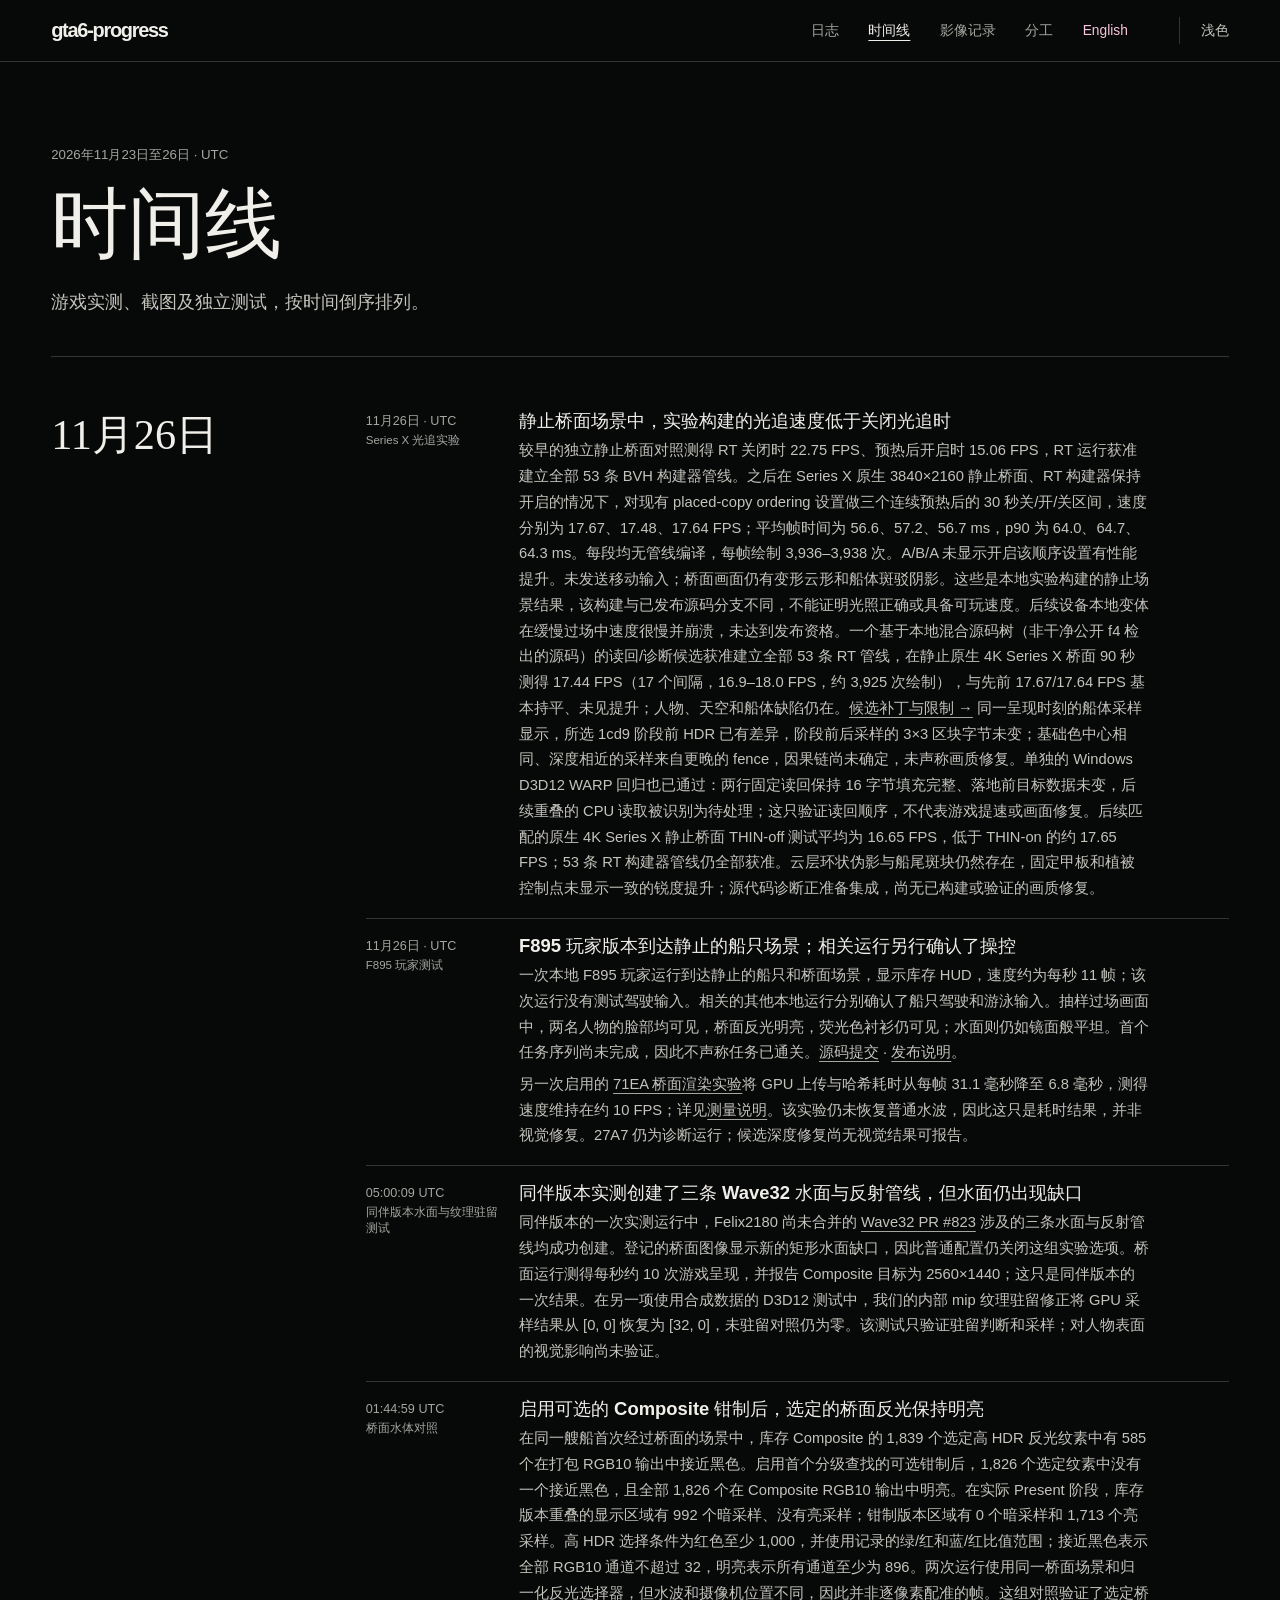
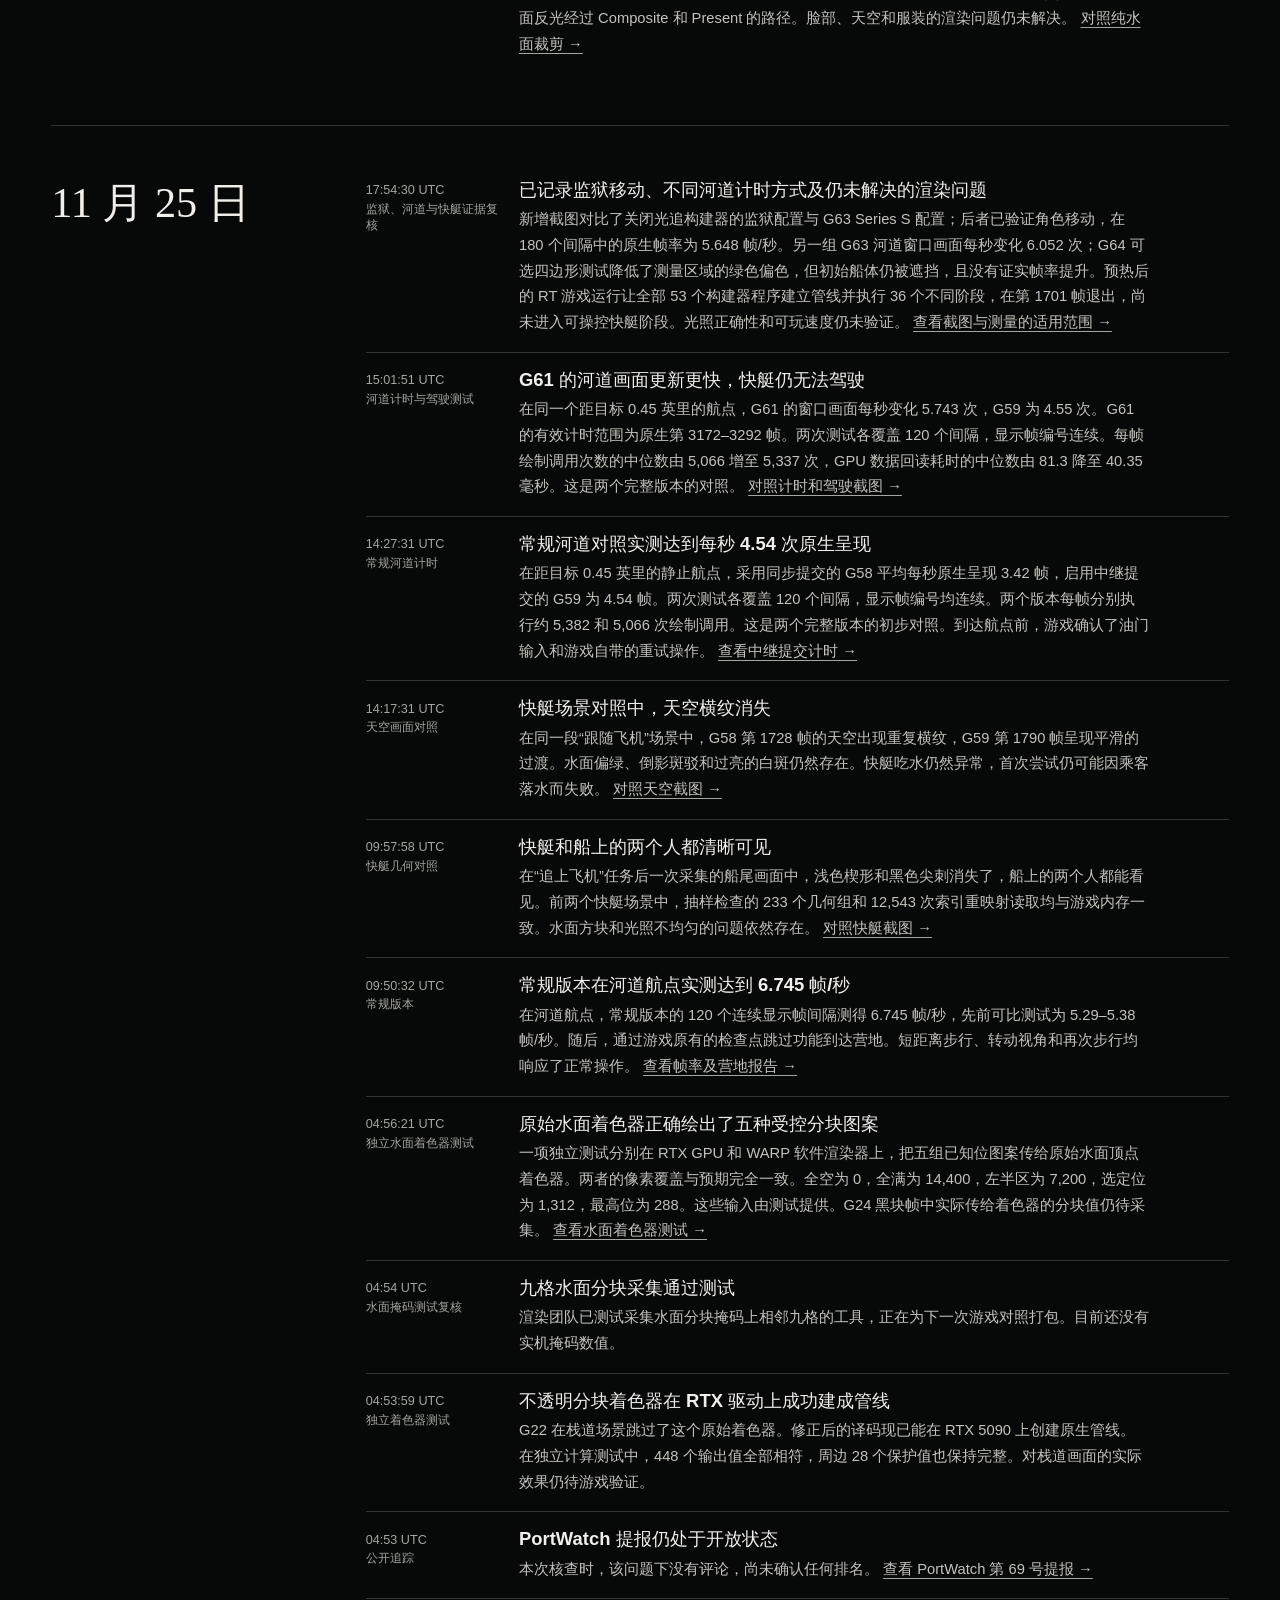
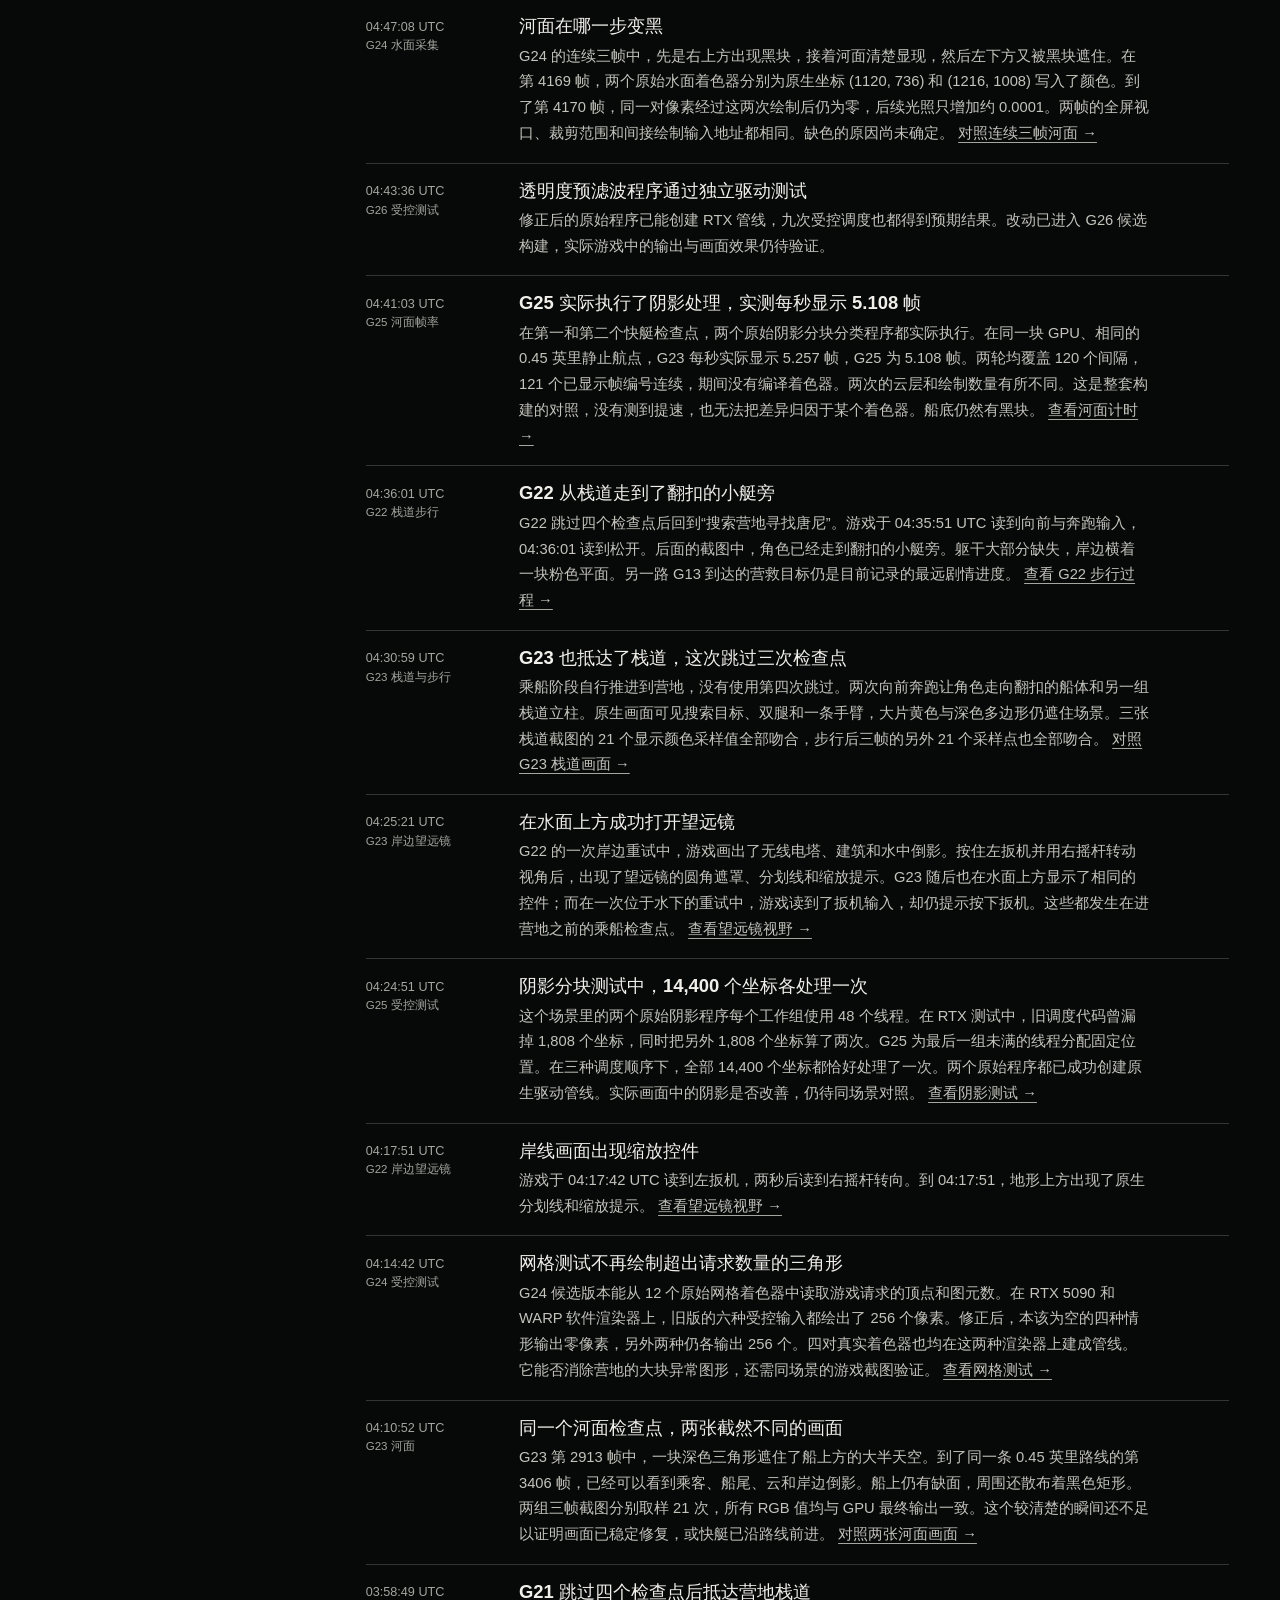
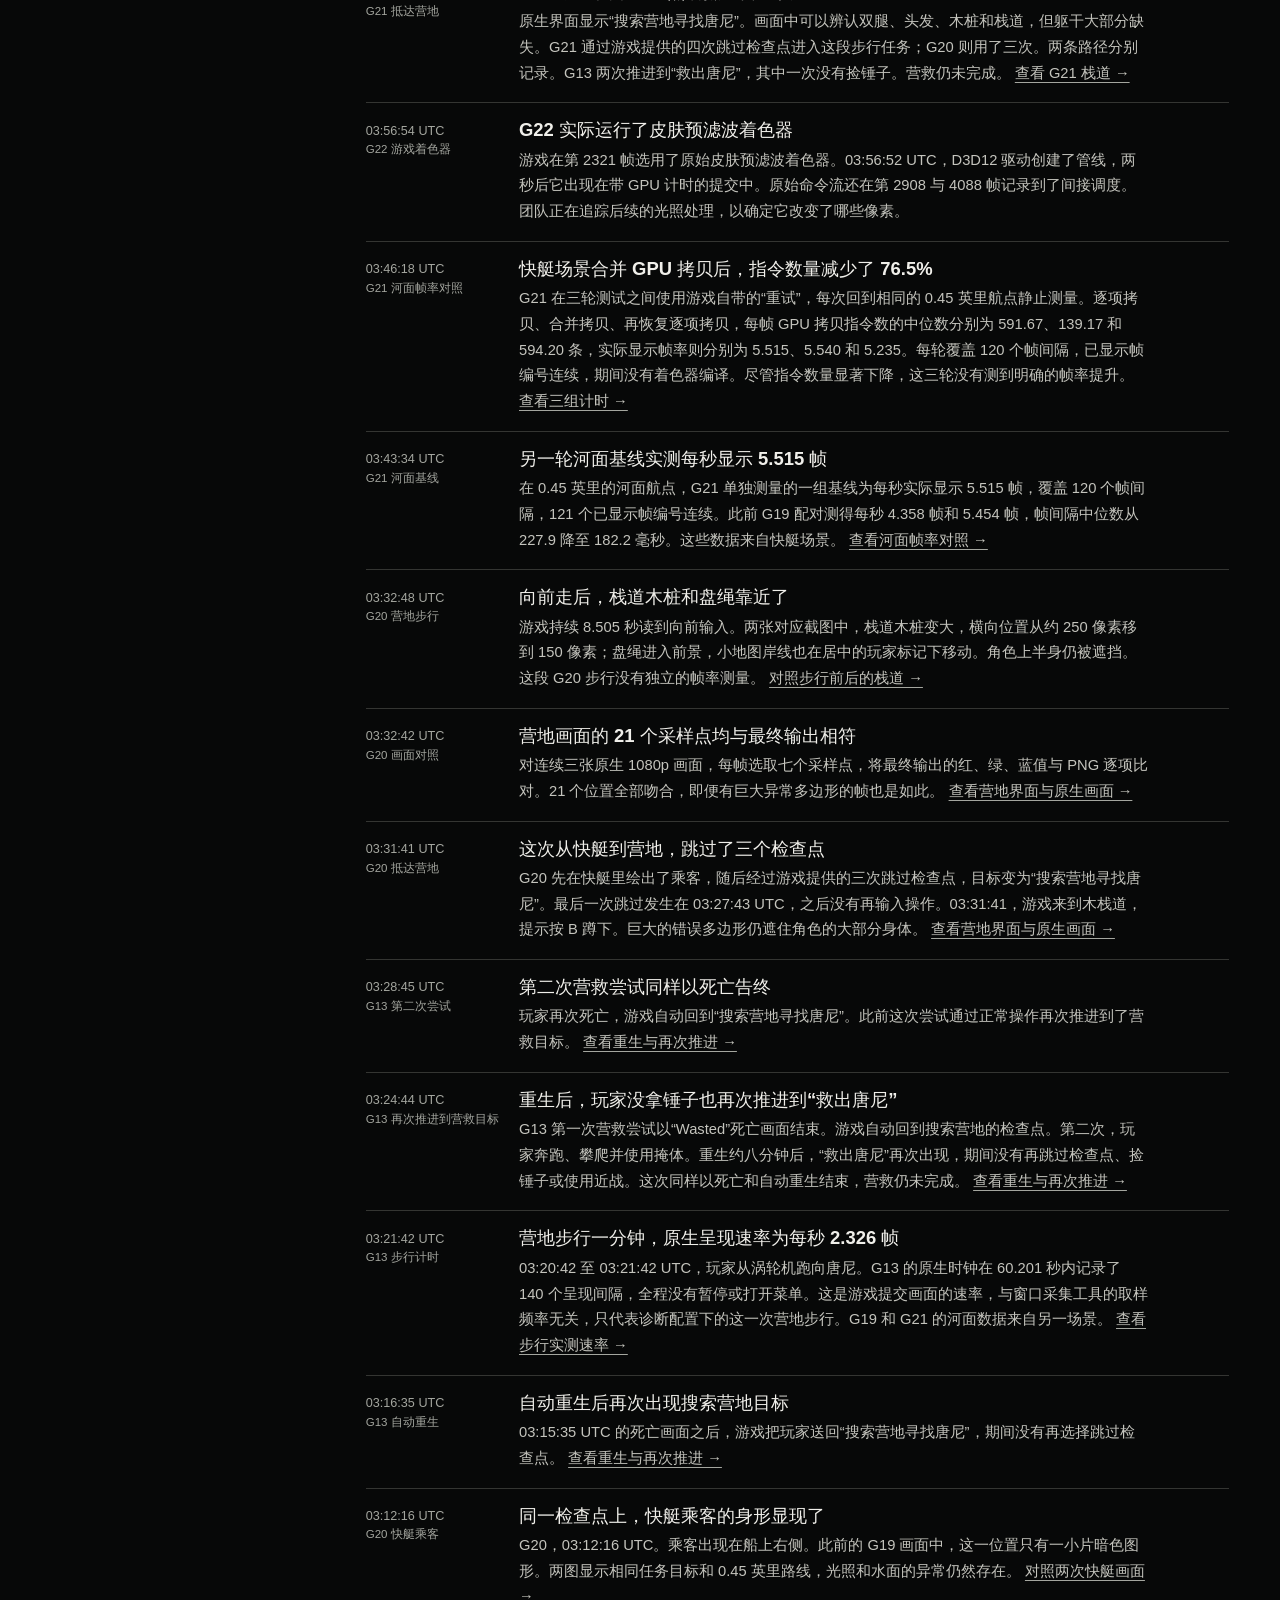
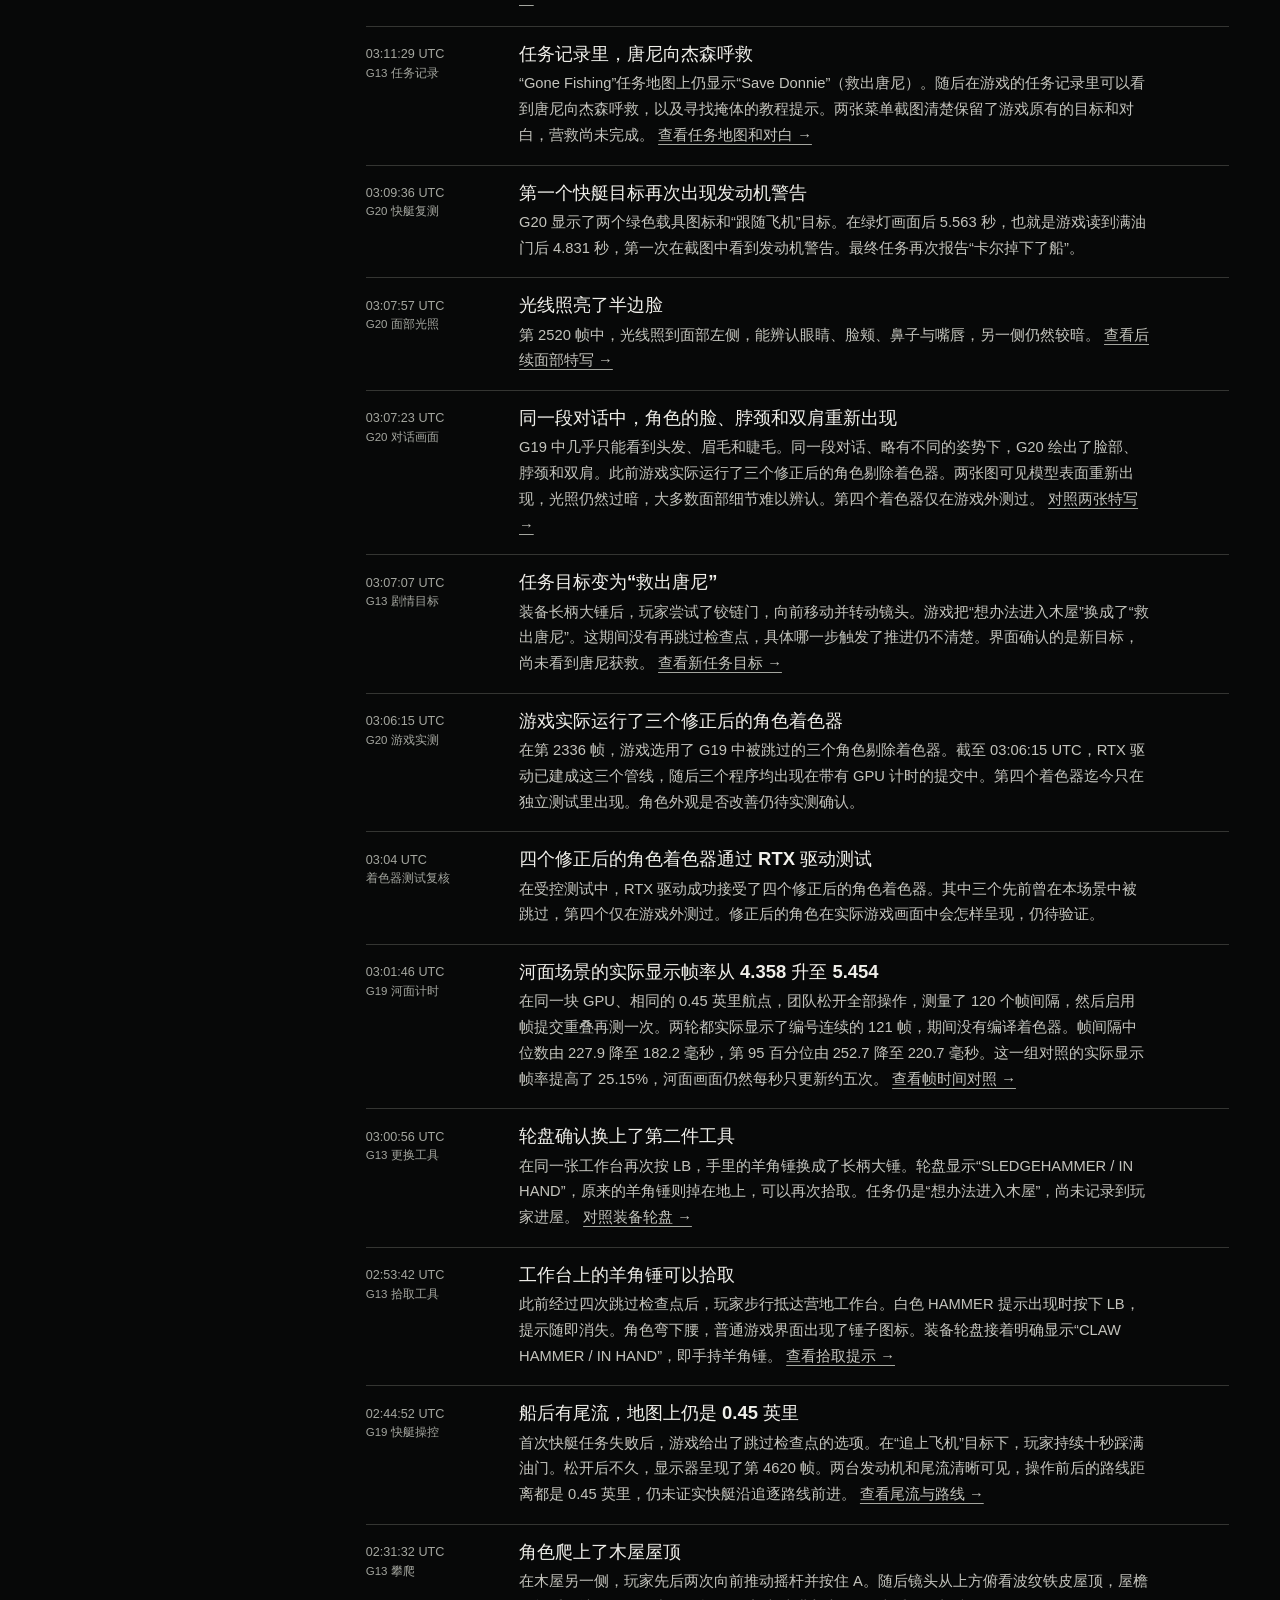
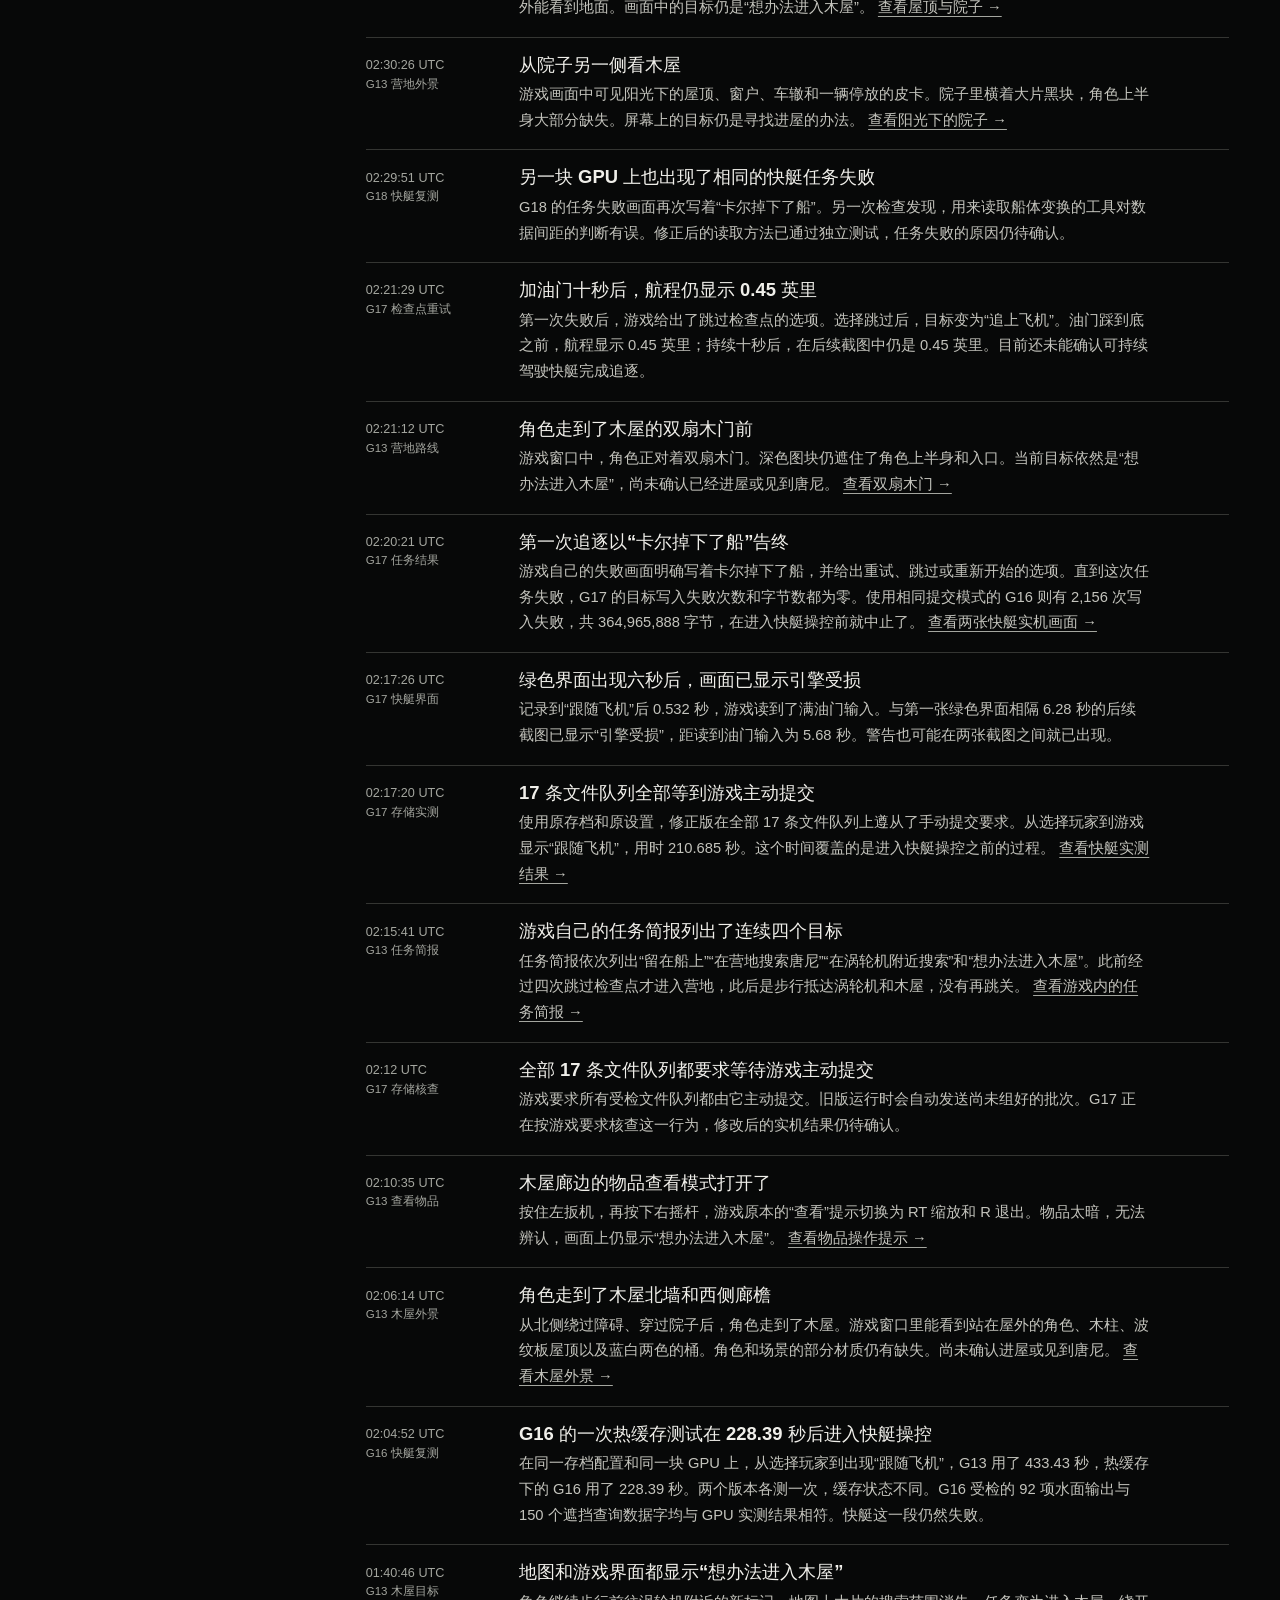
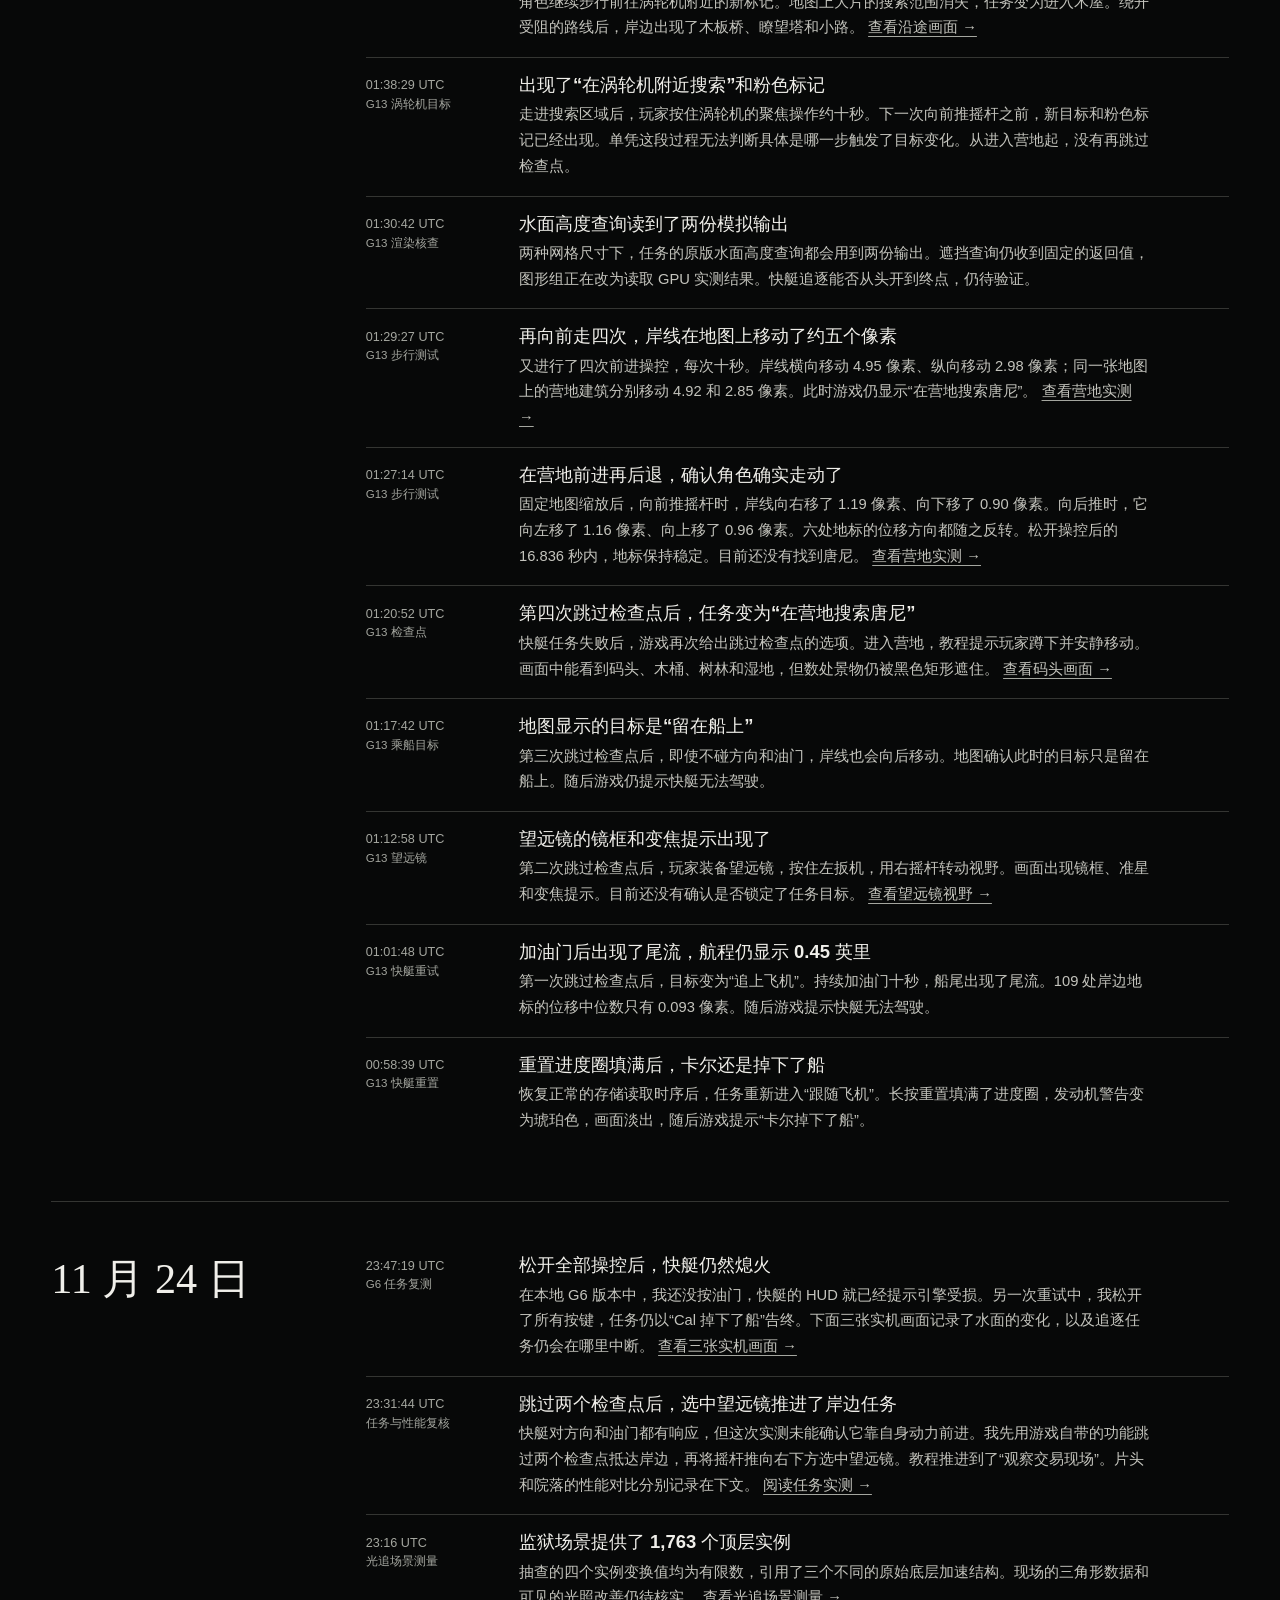
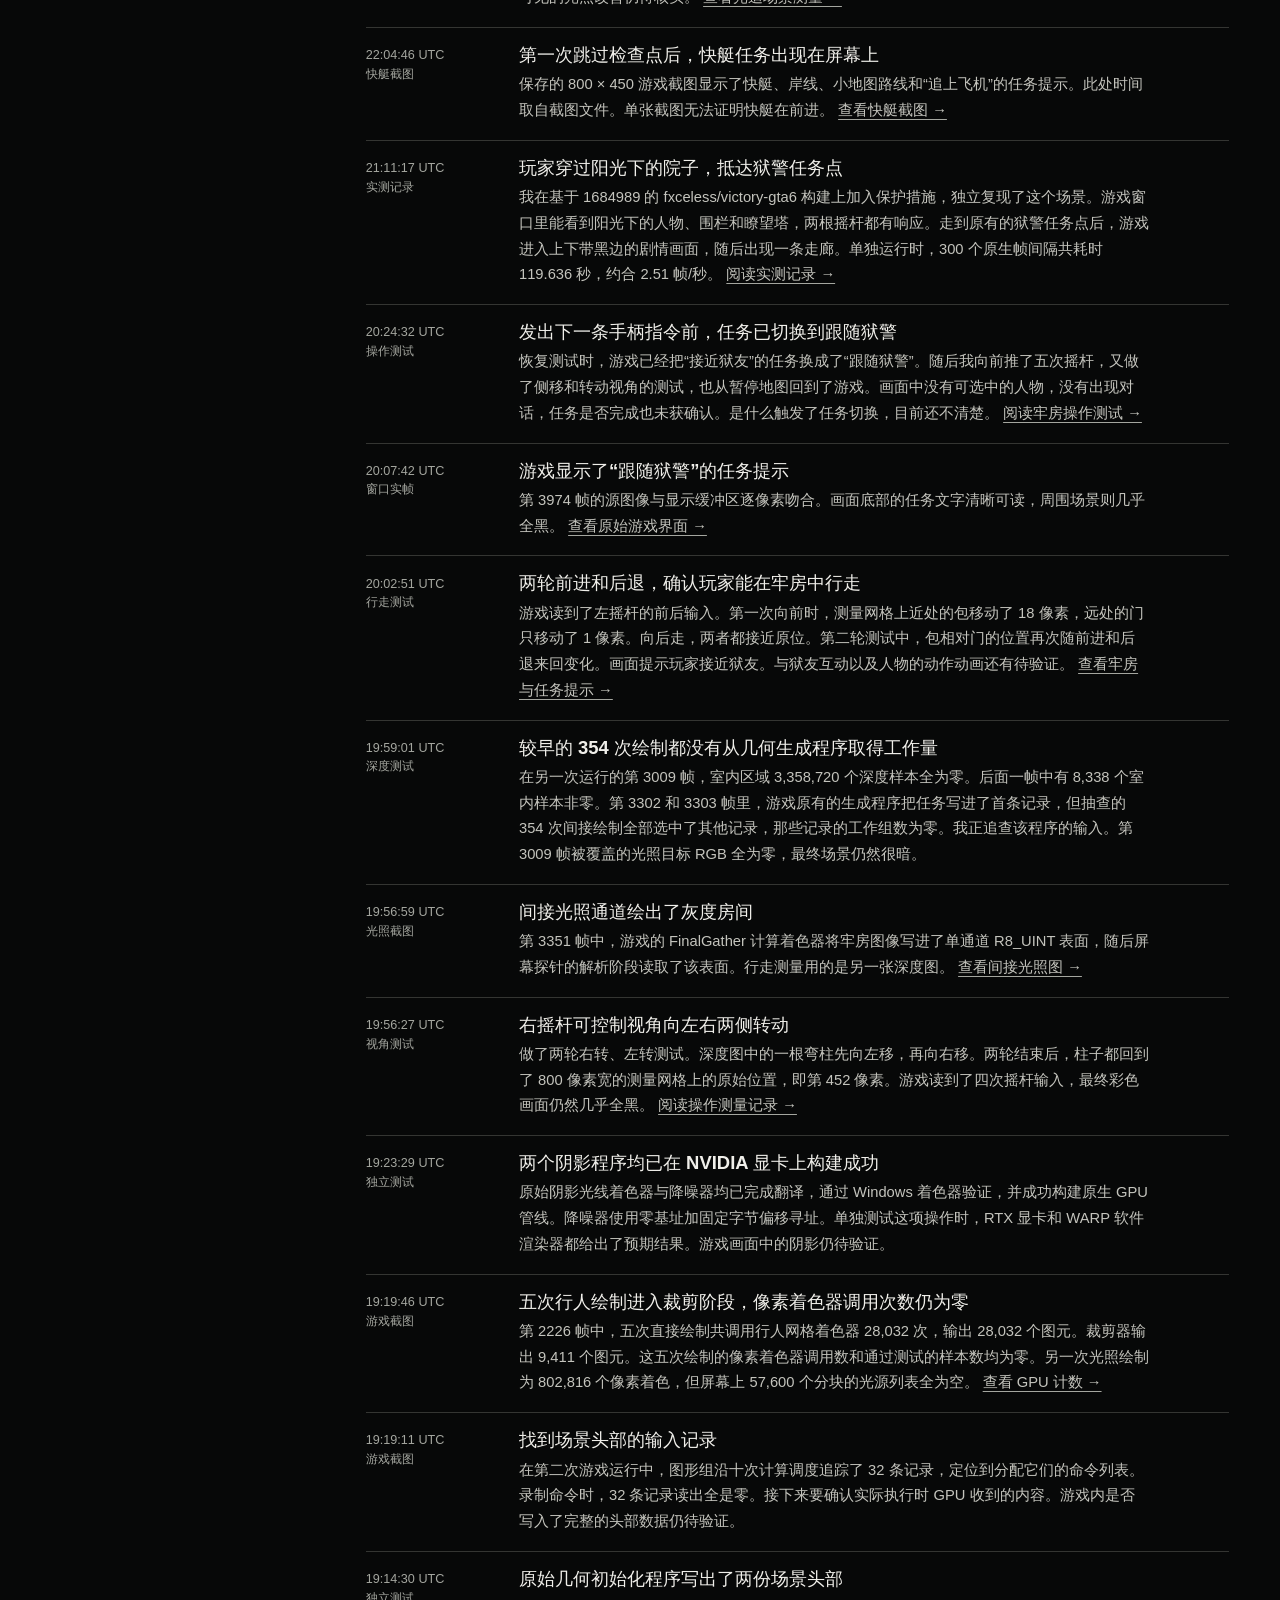
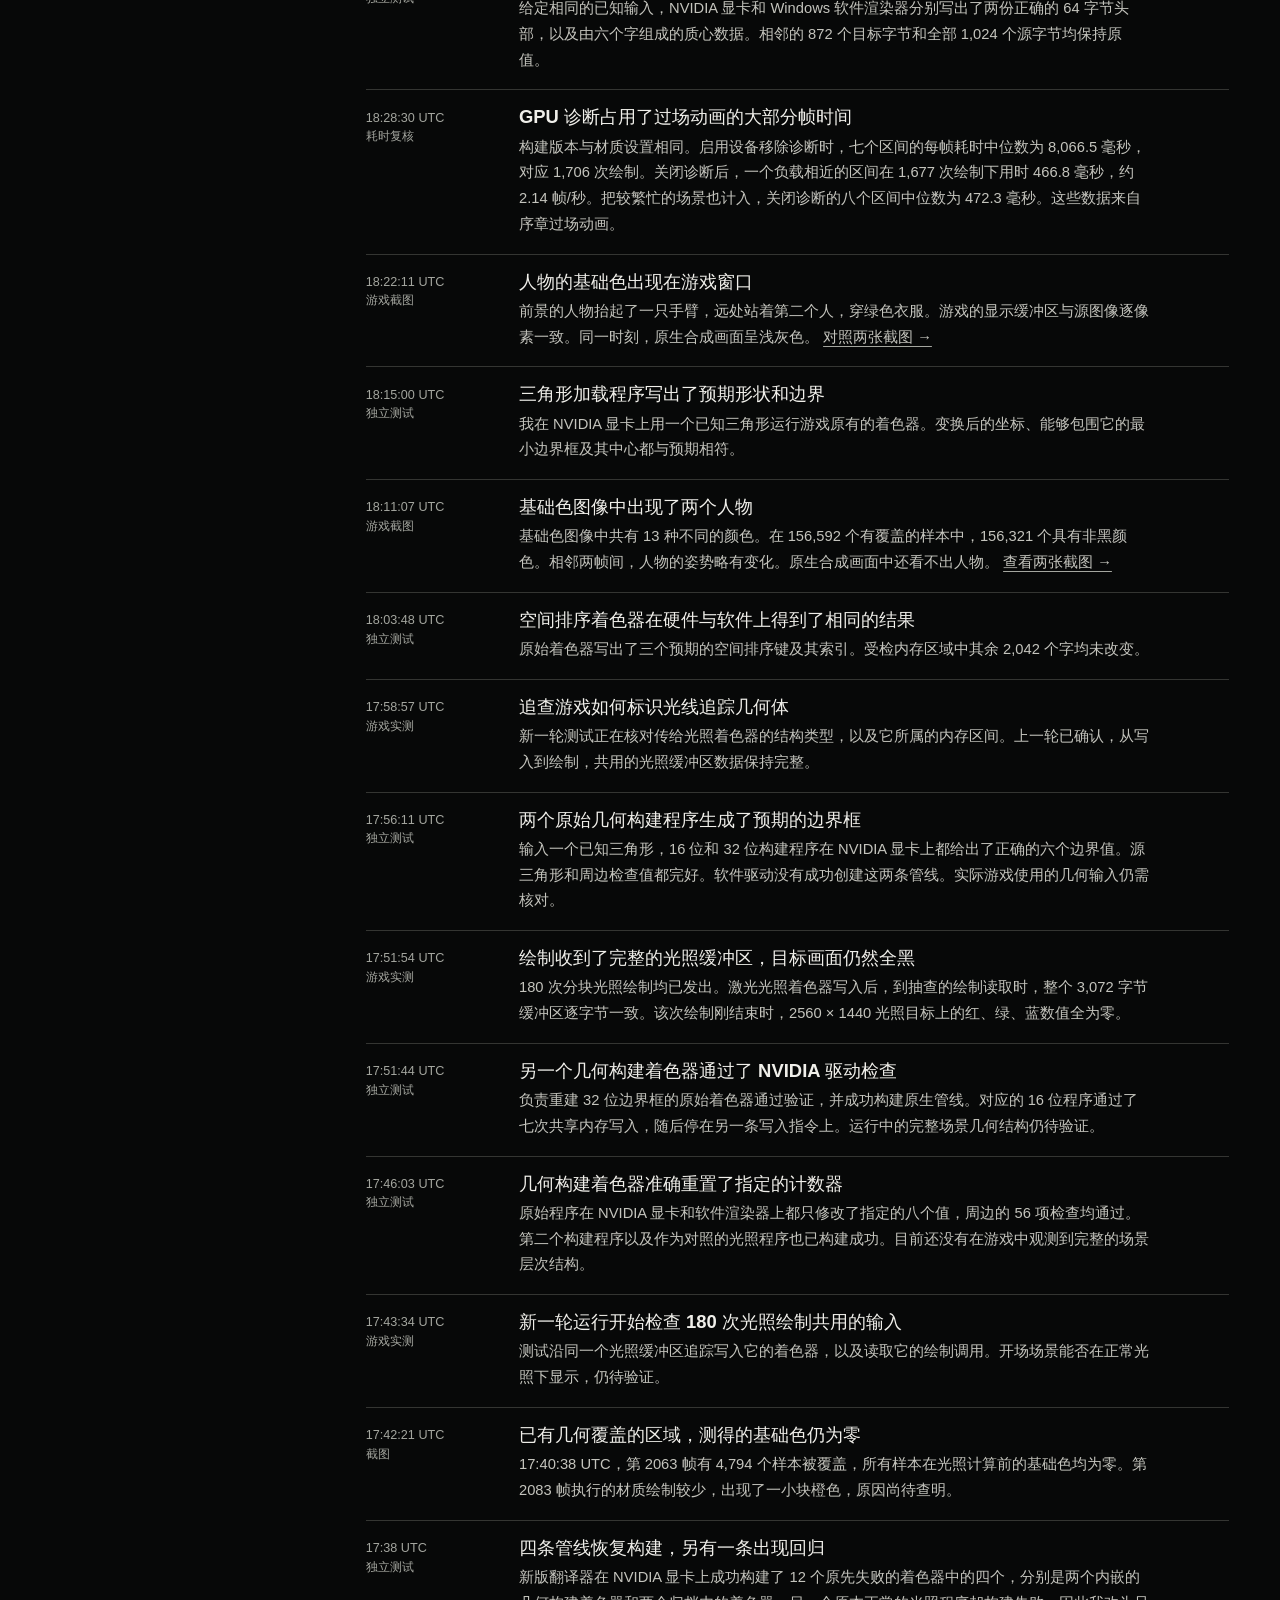
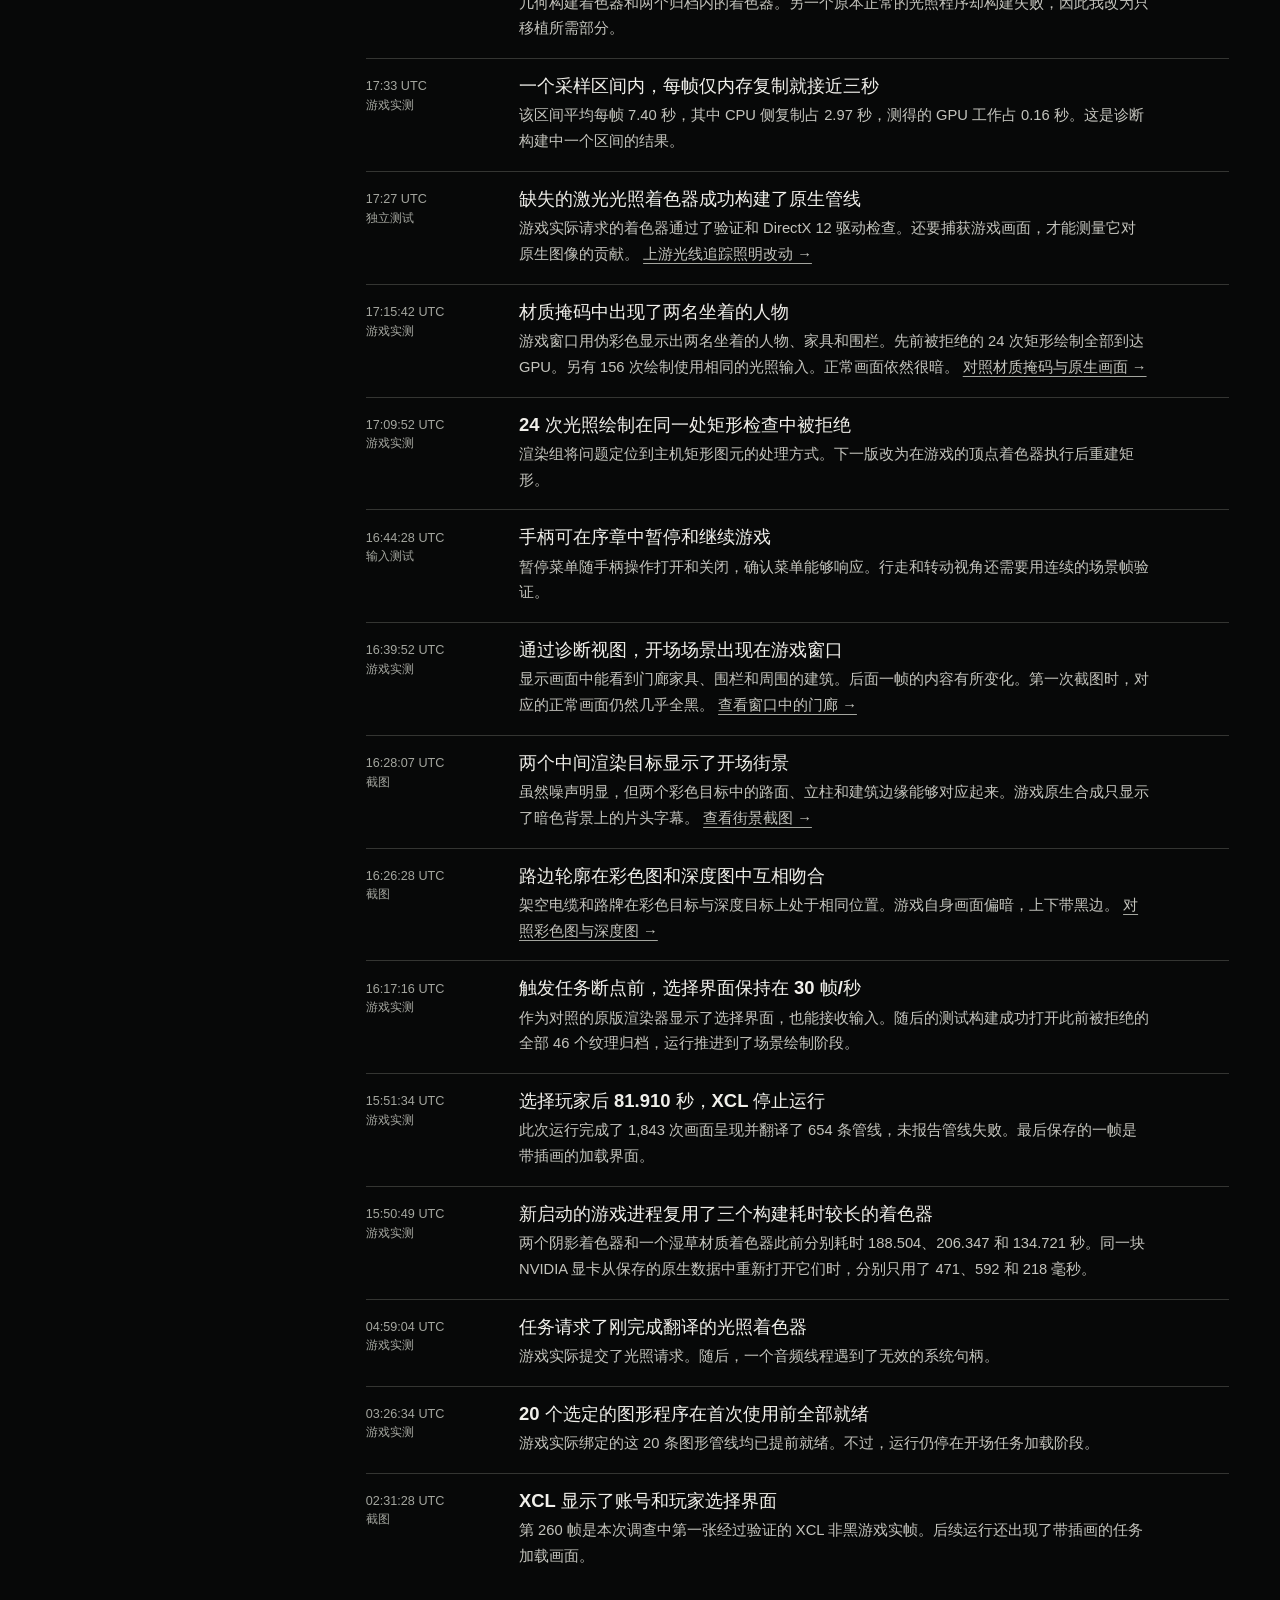
<file: timeline.html>
<!doctype html>
<html lang="zh-Hans"><head><meta charset="utf-8"><meta name="viewport" content="width=device-width,initial-scale=1"><meta name="color-scheme" content="light dark">
<title>任务进度、渲染与性能时间线 | gta6-progress</title><meta name="description" content="按 UTC 记录游戏截图、对照测试及独立渲染测试。"><link rel="canonical" href="https://cuebert.github.io/gta6-progress/timeline.html">
<meta name="journal-updated" content="2026-11-26T14:09:21Z"><meta property="og:type" content="website"><meta property="og:site_name" content="gta6-progress"><meta property="og:title" content="任务进度、渲染与性能时间线 | gta6-progress"><meta property="og:description" content="按 UTC 记录游戏截图、对照测试及独立渲染测试。"><meta property="og:url" content="https://cuebert.github.io/gta6-progress/timeline.html"><meta property="og:image" content="https://cuebert.github.io/gta6-progress/images/prison-seriesx-rt-off.webp"><meta property="og:image:alt" content="DexNom 衍生版 Series X 监狱画面，头发、颈部和衣领细节可见；游戏光追构建器处于关闭状态。"><meta name="twitter:card" content="summary_large_image">
<link rel="stylesheet" href="journal.css?v=editions"><script src="appearance.js?v=editions"></script><script type="application/ld+json">{"@context": "https://schema.org", "@type": "WebPage", "name": "任务进度、渲染与性能时间线 | gta6-progress", "url": "https://cuebert.github.io/gta6-progress/timeline.html", "description": "按 UTC 记录游戏截图、对照测试及独立渲染测试。", "dateModified": "2026-11-26T14:09:21Z", "image": {"@type": "ImageObject", "url": "https://cuebert.github.io/gta6-progress/images/prison-seriesx-rt-off.webp", "caption": "DexNom 衍生版 Series X 监狱画面，头发、颈部和衣领细节可见；游戏光追构建器处于关闭状态。"}, "isPartOf": {"@type": "WebSite", "name": "gta6-progress", "url": "https://cuebert.github.io/gta6-progress/"}, "inLanguage": "zh-Hans"}</script><link rel="alternate" hreflang="zh-Hans" href="https://cuebert.github.io/gta6-progress/timeline.html"><link rel="alternate" hreflang="en" href="https://cuebert.github.io/gta6-progress/en/timeline.html"><link rel="alternate" hreflang="x-default" href="https://cuebert.github.io/gta6-progress/timeline.html"><meta property="og:locale" content="zh_CN"></head>
<body><a class="skip" href="#content">跳至正文</a><header class="mast"><div class="shell"><a class="brand" href="index.html">gta6-progress</a><nav aria-label="主导航"><a href="index.html">日志</a><a href="timeline.html" aria-current="page">时间线</a><a href="evidence.html">影像记录</a><a href="index.html#team">分工</a><a href="en/timeline.html" hreflang="en" lang="en" class="edition">English</a></nav><button id="theme" type="button" aria-label="切换配色" hidden>配色</button></div></header>
<main id="content" class="shell"><header class="page-intro"><p class="imprint">2026年11月23日至26日 · UTC</p><h1>时间线</h1><p>游戏实测、截图及独立测试，按时间倒序排列。</p></header><section class="book-section"><div class="side-title"><h2>11月26日</h2></div><div class="entries"><article class="entry" id="event-26-rt-seriesx" data-record="26-rt-seriesx"><a class="entry-time" href="#event-26-rt-seriesx"><time datetime="2026-11-26">11月26日 · UTC</time><small>Series X 光追实验</small></a><div><h3>静止桥面场景中，实验构建的光追速度低于关闭光追时</h3><p>较早的独立静止桥面对照测得 RT 关闭时 22.75 FPS、预热后开启时 15.06 FPS，RT 运行获准建立全部 53 条 BVH 构建器管线。之后在 Series X 原生 3840×2160 静止桥面、RT 构建器保持开启的情况下，对现有 placed-copy ordering 设置做三个连续预热后的 30 秒关/开/关区间，速度分别为 17.67、17.48、17.64 FPS；平均帧时间为 56.6、57.2、56.7 ms，p90 为 64.0、64.7、64.3 ms。每段均无管线编译，每帧绘制 3,936–3,938 次。A/B/A 未显示开启该顺序设置有性能提升。未发送移动输入；桥面画面仍有变形云形和船体斑驳阴影。这些是本地实验构建的静止场景结果，该构建与已发布源码分支不同，不能证明光照正确或具备可玩速度。后续设备本地变体在缓慢过场中速度很慢并崩溃，未达到发布资格。一个基于本地混合源码树（非干净公开 f4 检出的源码）的读回/诊断候选获准建立全部 53 条 RT 管线，在静止原生 4K Series X 桥面 90 秒测得 17.44 FPS（17 个间隔，16.9–18.0 FPS，约 3,925 次绘制），与先前 17.67/17.64 FPS 基本持平、未见提升；人物、天空和船体缺陷仍在。<a href="https://github.com/Cuebert/VIctory/tree/experiment/cool-fox-readback/experiments/cool-fox-readback">候选补丁与限制 →</a> 同一呈现时刻的船体采样显示，所选 1cd9 阶段前 HDR 已有差异，阶段前后采样的 3×3 区块字节未变；基础色中心相同、深度相近的采样来自更晚的 fence，因果链尚未确定，未声称画质修复。单独的 Windows D3D12 WARP 回归也已通过：两行固定读回保持 16 字节填充完整、落地前目标数据未变，后续重叠的 CPU 读取被识别为待处理；这只验证读回顺序，不代表游戏提速或画面修复。后续匹配的原生 4K Series X 静止桥面 THIN-off 测试平均为 16.65 FPS，低于 THIN-on 的约 17.65 FPS；53 条 RT 构建器管线仍全部获准。云层环状伪影与船尾斑块仍然存在，固定甲板和植被控制点未显示一致的锐度提升；源代码诊断正准备集成，尚无已构建或验证的画质修复。</p></div></article><article class="entry" id="event-26-f895-player" data-record="26-f895-player"><a class="entry-time" href="#event-26-f895-player"><time datetime="2026-11-26">11月26日 · UTC</time><small>F895 玩家测试</small></a><div><h3>F895 玩家版本到达静止的船只场景；相关运行另行确认了操控</h3><p>一次本地 F895 玩家运行到达静止的船只和桥面场景，显示库存 HUD，速度约为每秒 11 帧；该次运行没有测试驾驶输入。相关的其他本地运行分别确认了船只驾驶和游泳输入。抽样过场画面中，两名人物的脸部均可见，桥面反光明亮，荧光色衬衫仍可见；水面则仍如镜面般平坦。首个任务序列尚未完成，因此不声称任务已通关。<a href="https://github.com/Cuebert/VIctory/commit/cf4aa29f428381a305f37771b3f08d2d45787eac">源码提交</a> · <a href="https://github.com/Cuebert/VIctory/blob/release/f895-player-public/docs/f895-player-release.md">发布说明</a>。</p><p>另一次启用的 <a href="https://github.com/Cuebert/VIctory/tree/experiment/bridge-rendering">71EA 桥面渲染实验</a>将 GPU 上传与哈希耗时从每帧 31.1 毫秒降至 6.8 毫秒，测得速度维持在约 10 FPS；详见<a href="https://github.com/Cuebert/VIctory/blob/dca8e19fb49227dcb03bd8de4c875c4bed20b24a/docs/bridge-rendering-experiments.md">测量说明</a>。该实验仍未恢复普通水波，因此这只是耗时结果，并非视觉修复。27A7 仍为诊断运行；候选深度修复尚无视觉结果可报告。</p></div></article><article class="entry" id="event-26-050009" data-record="26-050009"><a class="entry-time" href="#event-26-050009"><time datetime="2026-11-26T05:00:09Z">05:00:09 UTC</time><small>同伴版本水面与纹理驻留测试</small></a><div><h3>同伴版本实测创建了三条 Wave32 水面与反射管线，但水面仍出现缺口</h3><p>同伴版本的一次实测运行中，Felix2180 尚未合并的 <a href="https://github.com/fxceless/victory-fork/pull/823">Wave32 PR #823</a> 涉及的三条水面与反射管线均成功创建。登记的桥面图像显示新的矩形水面缺口，因此普通配置仍关闭这组实验选项。桥面运行测得每秒约 10 次游戏呈现，并报告 Composite 目标为 2560×1440；这只是同伴版本的一次结果。在另一项使用合成数据的 D3D12 测试中，我们的内部 mip 纹理驻留修正将 GPU 采样结果从 [0, 0] 恢复为 [32, 0]，未驻留对照仍为零。该测试只验证驻留判断和采样；对人物表面的视觉影响尚未验证。</p></div></article><article class="entry" id="event-26-014459" data-record="26-014459"><a class="entry-time" href="#event-26-014459"><time datetime="2026-11-26T01:44:59Z">01:44:59 UTC</time><small>桥面水体对照</small></a><div><h3>启用可选的 Composite 钳制后，选定的桥面反光保持明亮</h3><p>在同一艘船首次经过桥面的场景中，库存 Composite 的 1,839 个选定高 HDR 反光纹素中有 585 个在打包 RGB10 输出中接近黑色。启用首个分级查找的可选钳制后，1,826 个选定纹素中没有一个接近黑色，且全部 1,826 个在 Composite RGB10 输出中明亮。在实际 Present 阶段，库存版本重叠的显示区域有 992 个暗采样、没有亮采样；钳制版本区域有 0 个暗采样和 1,713 个亮采样。高 HDR 选择条件为红色至少 1,000，并使用记录的绿/红和蓝/红比值范围；接近黑色表示全部 RGB10 通道不超过 32，明亮表示所有通道至少为 896。两次运行使用同一桥面场景和归一化反光选择器，但水波和摄像机位置不同，因此并非逐像素配准的帧。这组对照验证了选定桥面反光经过 Composite 和 Present 的路径。脸部、天空和服装的渲染问题仍未解决。 <a href="evidence.html#bridge-reflections">对照纯水面裁剪 →</a></p></div></article></div></section><section class="book-section"><div class="side-title"><h2>11 月 25 日</h2></div><div class="entries"><article class="entry" id="event-25-175430" data-record="25-175430"><a class="entry-time" href="#event-25-175430"><time datetime="2026-11-25T17:54:30Z">17:54:30 UTC</time><small>监狱、河道与快艇证据复核</small></a><div><h3>已记录监狱移动、不同河道计时方式及仍未解决的渲染问题</h3><p>新增截图对比了关闭光追构建器的监狱配置与 G63 Series S 配置；后者已验证角色移动，在 180 个间隔中的原生帧率为 5.648 帧/秒。另一组 G63 河道窗口画面每秒变化 6.052 次；G64 可选四边形测试降低了测量区域的绿色偏色，但初始船体仍被遮挡，且没有证实帧率提升。预热后的 RT 游戏运行让全部 53 个构建器程序建立管线并执行 36 个不同阶段，在第 1701 帧退出，尚未进入可操控快艇阶段。光照正确性和可玩速度仍未验证。 <a href="evidence.html#g65-prison">查看截图与测量的适用范围 →</a></p></div></article><article class="entry" id="event-25-150151" data-record="25-150151"><a class="entry-time" href="#event-25-150151"><time datetime="2026-11-25T15:01:51Z">15:01:51 UTC</time><small>河道计时与驾驶测试</small></a><div><h3>G61 的河道画面更新更快，快艇仍无法驾驶</h3><p>在同一个距目标 0.45 英里的航点，G61 的窗口画面每秒变化 5.743 次，G59 为 4.55 次。G61 的有效计时范围为原生第 3172–3292 帧。两次测试各覆盖 120 个间隔，显示帧编号连续。每帧绘制调用次数的中位数由 5,066 增至 5,337 次，GPU 数据回读耗时的中位数由 81.3 降至 40.35 毫秒。这是两个完整版本的对照。 <a href="evidence.html#g61-river-driving">对照计时和驾驶截图 →</a></p></div></article><article class="entry" id="event-25-142731" data-record="25-142731"><a class="entry-time" href="#event-25-142731"><time datetime="2026-11-25T14:27:31Z">14:27:31 UTC</time><small>常规河道计时</small></a><div><h3>常规河道对照实测达到每秒 4.54 次原生呈现</h3><p>在距目标 0.45 英里的静止航点，采用同步提交的 G58 平均每秒原生呈现 3.42 帧，启用中继提交的 G59 为 4.54 帧。两次测试各覆盖 120 个间隔，显示帧编号均连续。两个版本每帧分别执行约 5,382 和 5,066 次绘制调用。这是两个完整版本的初步对照。到达航点前，游戏确认了油门输入和游戏自带的重试操作。 <a href="evidence.html#g59-river-relay">查看中继提交计时 →</a></p></div></article><article class="entry" id="event-25-141731" data-record="25-141731"><a class="entry-time" href="#event-25-141731"><time datetime="2026-11-25T14:17:31Z">14:17:31 UTC</time><small>天空画面对照</small></a><div><h3>快艇场景对照中，天空横纹消失</h3><p>在同一段“跟随飞机”场景中，G58 第 1728 帧的天空出现重复横纹，G59 第 1790 帧呈现平滑的过渡。水面偏绿、倒影斑驳和过亮的白斑仍然存在。快艇吃水仍然异常，首次尝试仍可能因乘客落水而失败。 <a href="evidence.html#g59-sky">对照天空截图 →</a></p></div></article><article class="entry" id="event-25-095758" data-record="25-095758"><a class="entry-time" href="#event-25-095758"><time datetime="2026-11-25T09:57:58Z">09:57:58 UTC</time><small>快艇几何对照</small></a><div><h3>快艇和船上的两个人都清晰可见</h3><p>在“追上飞机”任务后一次采集的船尾画面中，浅色楔形和黑色尖刺消失了，船上的两个人都能看见。前两个快艇场景中，抽样检查的 233 个几何组和 12,543 次索引重映射读取均与游戏内存一致。水面方块和光照不均匀的问题依然存在。 <a href="evidence.html#boat-geometry">对照快艇截图 →</a></p></div></article><article class="entry" id="event-25-095032" data-record="25-095032"><a class="entry-time" href="#event-25-095032"><time datetime="2026-11-25T09:50:32Z">09:50:32 UTC</time><small>常规版本</small></a><div><h3>常规版本在河道航点实测达到 6.745 帧/秒</h3><p>在河道航点，常规版本的 120 个连续显示帧间隔测得 6.745 帧/秒，先前可比测试为 5.29–5.38 帧/秒。随后，通过游戏原有的检查点跳过功能到达营地。短距离步行、转动视角和再次步行均响应了正常操作。 <a href="evidence.html#regular-river">查看帧率及营地报告 →</a></p></div></article><article class="entry" id="event-25-045621" data-record="25-045621"><a class="entry-time" href="#event-25-045621"><time datetime="2026-11-25T04:56:21Z">04:56:21 UTC</time><small>独立水面着色器测试</small></a><div><h3>原始水面着色器正确绘出了五种受控分块图案</h3><p>一项独立测试分别在 RTX GPU 和 WARP 软件渲染器上，把五组已知位图案传给原始水面顶点着色器。两者的像素覆盖与预期完全一致。全空为 0，全满为 14,400，左半区为 7,200，选定位为 1,312，最高位为 288。这些输入由测试提供。G24 黑块帧中实际传给着色器的分块值仍待采集。 <a href="evidence.html#g24-water-fixture">查看水面着色器测试 →</a></p></div></article><article class="entry" id="event-25-0454" data-record="25-0454"><a class="entry-time" href="#event-25-0454"><time datetime="2026-11-25T04:54:00Z">04:54 UTC</time><small>水面掩码测试复核</small></a><div><h3>九格水面分块采集通过测试</h3><p>渲染团队已测试采集水面分块掩码上相邻九格的工具，正在为下一次游戏对照打包。目前还没有实机掩码数值。</p></div></article><article class="entry" id="event-25-045359" data-record="25-045359"><a class="entry-time" href="#event-25-045359"><time datetime="2026-11-25T04:53:59Z">04:53:59 UTC</time><small>独立着色器测试</small></a><div><h3>不透明分块着色器在 RTX 驱动上成功建成管线</h3><p>G22 在栈道场景跳过了这个原始着色器。修正后的译码现已能在 RTX 5090 上创建原生管线。在独立计算测试中，448 个输出值全部相符，周边 28 个保护值也保持完整。对栈道画面的实际效果仍待游戏验证。</p></div></article><article class="entry" id="event-25-0453" data-record="25-0453"><a class="entry-time" href="#event-25-0453"><time datetime="2026-11-25T04:53:00Z">04:53 UTC</time><small>公开追踪</small></a><div><h3>PortWatch 提报仍处于开放状态</h3><p>本次核查时，该问题下没有评论，尚未确认任何排名。 <a href="https://github.com/4lwayz/portwatch-vi/issues/69">查看 PortWatch 第 69 号提报 →</a></p></div></article><article class="entry" id="event-25-044708" data-record="25-044708"><a class="entry-time" href="#event-25-044708"><time datetime="2026-11-25T04:47:08Z">04:47:08 UTC</time><small>G24 水面采集</small></a><div><h3>河面在哪一步变黑</h3><p>G24 的连续三帧中，先是右上方出现黑块，接着河面清楚显现，然后左下方又被黑块遮住。在第 4169 帧，两个原始水面着色器分别为原生坐标 (1120, 736) 和 (1216, 1008) 写入了颜色。到了第 4170 帧，同一对像素经过这两次绘制后仍为零，后续光照只增加约 0.0001。两帧的全屏视口、裁剪范围和间接绘制输入地址都相同。缺色的原因尚未确定。 <a href="evidence.html#g24-water">对照连续三帧河面 →</a></p></div></article><article class="entry" id="event-25-044336" data-record="25-044336"><a class="entry-time" href="#event-25-044336"><time datetime="2026-11-25T04:43:36Z">04:43:36 UTC</time><small>G26 受控测试</small></a><div><h3>透明度预滤波程序通过独立驱动测试</h3><p>修正后的原始程序已能创建 RTX 管线，九次受控调度也都得到预期结果。改动已进入 G26 候选构建，实际游戏中的输出与画面效果仍待验证。</p></div></article><article class="entry" id="event-25-044103" data-record="25-044103"><a class="entry-time" href="#event-25-044103"><time datetime="2026-11-25T04:41:03Z">04:41:03 UTC</time><small>G25 河面帧率</small></a><div><h3>G25 实际执行了阴影处理，实测每秒显示 5.108 帧</h3><p>在第一和第二个快艇检查点，两个原始阴影分块分类程序都实际执行。在同一块 GPU、相同的 0.45 英里静止航点，G23 每秒实际显示 5.257 帧，G25 为 5.108 帧。两轮均覆盖 120 个间隔，121 个已显示帧编号连续，期间没有编译着色器。两次的云层和绘制数量有所不同。这是整套构建的对照，没有测到提速，也无法把差异归因于某个着色器。船底仍然有黑块。 <a href="evidence.html#g25-river">查看河面计时 →</a></p></div></article><article class="entry" id="event-25-043601" data-record="25-043601"><a class="entry-time" href="#event-25-043601"><time datetime="2026-11-25T04:36:01Z">04:36:01 UTC</time><small>G22 栈道步行</small></a><div><h3>G22 从栈道走到了翻扣的小艇旁</h3><p>G22 跳过四个检查点后回到“搜索营地寻找唐尼”。游戏于 04:35:51 UTC 读到向前与奔跑输入，04:36:01 读到松开。后面的截图中，角色已经走到翻扣的小艇旁。躯干大部分缺失，岸边横着一块粉色平面。另一路 G13 到达的营救目标仍是目前记录的最远剧情进度。 <a href="evidence.html#g22-camp-walk">查看 G22 步行过程 →</a></p></div></article><article class="entry" id="event-25-043059" data-record="25-043059"><a class="entry-time" href="#event-25-043059"><time datetime="2026-11-25T04:30:59Z">04:30:59 UTC</time><small>G23 栈道与步行</small></a><div><h3>G23 也抵达了栈道，这次跳过三次检查点</h3><p>乘船阶段自行推进到营地，没有使用第四次跳过。两次向前奔跑让角色走向翻扣的船体和另一组栈道立柱。原生画面可见搜索目标、双腿和一条手臂，大片黄色与深色多边形仍遮住场景。三张栈道截图的 21 个显示颜色采样值全部吻合，步行后三帧的另外 21 个采样点也全部吻合。 <a href="evidence.html#g23-camp-walk">对照 G23 栈道画面 →</a></p></div></article><article class="entry" id="event-25-042521" data-record="25-042521"><a class="entry-time" href="#event-25-042521"><time datetime="2026-11-25T04:25:21Z">04:25:21 UTC</time><small>G23 岸边望远镜</small></a><div><h3>在水面上方成功打开望远镜</h3><p>G22 的一次岸边重试中，游戏画出了无线电塔、建筑和水中倒影。按住左扳机并用右摇杆转动视角后，出现了望远镜的圆角遮罩、分划线和缩放提示。G23 随后也在水面上方显示了相同的控件；而在一次位于水下的重试中，游戏读到了扳机输入，却仍提示按下扳机。这些都发生在进营地之前的乘船检查点。 <a href="evidence.html#g22-binoculars">查看望远镜视野 →</a></p></div></article><article class="entry" id="event-25-042451" data-record="25-042451"><a class="entry-time" href="#event-25-042451"><time datetime="2026-11-25T04:24:51Z">04:24:51 UTC</time><small>G25 受控测试</small></a><div><h3>阴影分块测试中，14,400 个坐标各处理一次</h3><p>这个场景里的两个原始阴影程序每个工作组使用 48 个线程。在 RTX 测试中，旧调度代码曾漏掉 1,808 个坐标，同时把另外 1,808 个坐标算了两次。G25 为最后一组未满的线程分配固定位置。在三种调度顺序下，全部 14,400 个坐标都恰好处理了一次。两个原始程序都已成功创建原生驱动管线。实际画面中的阴影是否改善，仍待同场景对照。 <a href="evidence.html#g25-shadow-tiles">查看阴影测试 →</a></p></div></article><article class="entry" id="event-25-041751" data-record="25-041751"><a class="entry-time" href="#event-25-041751"><time datetime="2026-11-25T04:17:51Z">04:17:51 UTC</time><small>G22 岸边望远镜</small></a><div><h3>岸线画面出现缩放控件</h3><p>游戏于 04:17:42 UTC 读到左扳机，两秒后读到右摇杆转向。到 04:17:51，地形上方出现了原生分划线和缩放提示。 <a href="evidence.html#g22-binoculars">查看望远镜视野 →</a></p></div></article><article class="entry" id="event-25-041442" data-record="25-041442"><a class="entry-time" href="#event-25-041442"><time datetime="2026-11-25T04:14:42Z">04:14:42 UTC</time><small>G24 受控测试</small></a><div><h3>网格测试不再绘制超出请求数量的三角形</h3><p>G24 候选版本能从 12 个原始网格着色器中读取游戏请求的顶点和图元数。在 RTX 5090 和 WARP 软件渲染器上，旧版的六种受控输入都绘出了 256 个像素。修正后，本该为空的四种情形输出零像素，另外两种仍各输出 256 个。四对真实着色器也均在这两种渲染器上建成管线。它能否消除营地的大块异常图形，还需同场景的游戏截图验证。 <a href="evidence.html#g24-mesh">查看网格测试 →</a></p></div></article><article class="entry" id="event-25-041052" data-record="25-041052"><a class="entry-time" href="#event-25-041052"><time datetime="2026-11-25T04:10:52Z">04:10:52 UTC</time><small>G23 河面</small></a><div><h3>同一个河面检查点，两张截然不同的画面</h3><p>G23 第 2913 帧中，一块深色三角形遮住了船上方的大半天空。到了同一条 0.45 英里路线的第 3406 帧，已经可以看到乘客、船尾、云和岸边倒影。船上仍有缺面，周围还散布着黑色矩形。两组三帧截图分别取样 21 次，所有 RGB 值均与 GPU 最终输出一致。这个较清楚的瞬间还不足以证明画面已稳定修复，或快艇已沿路线前进。 <a href="evidence.html#g23-river">对照两张河面画面 →</a></p></div></article><article class="entry" id="event-25-035849" data-record="25-035849"><a class="entry-time" href="#event-25-035849"><time datetime="2026-11-25T03:58:49Z">03:58:49 UTC</time><small>G21 抵达营地</small></a><div><h3>G21 跳过四个检查点后抵达营地栈道</h3><p>原生界面显示“搜索营地寻找唐尼”。画面中可以辨认双腿、头发、木桩和栈道，但躯干大部分缺失。G21 通过游戏提供的四次跳过检查点进入这段步行任务；G20 则用了三次。两条路径分别记录。G13 两次推进到“救出唐尼”，其中一次没有捡锤子。营救仍未完成。 <a href="evidence.html#g21-camp">查看 G21 栈道 →</a></p></div></article><article class="entry" id="event-25-035654" data-record="25-035654"><a class="entry-time" href="#event-25-035654"><time datetime="2026-11-25T03:56:54Z">03:56:54 UTC</time><small>G22 游戏着色器</small></a><div><h3>G22 实际运行了皮肤预滤波着色器</h3><p>游戏在第 2321 帧选用了原始皮肤预滤波着色器。03:56:52 UTC，D3D12 驱动创建了管线，两秒后它出现在带 GPU 计时的提交中。原始命令流还在第 2908 与 4088 帧记录到了间接调度。团队正在追踪后续的光照处理，以确定它改变了哪些像素。</p></div></article><article class="entry" id="event-25-034618" data-record="25-034618"><a class="entry-time" href="#event-25-034618"><time datetime="2026-11-25T03:46:18Z">03:46:18 UTC</time><small>G21 河面帧率对照</small></a><div><h3>快艇场景合并 GPU 拷贝后，指令数量减少了 76.5%</h3><p>G21 在三轮测试之间使用游戏自带的“重试”，每次回到相同的 0.45 英里航点静止测量。逐项拷贝、合并拷贝、再恢复逐项拷贝，每帧 GPU 拷贝指令数的中位数分别为 591.67、139.17 和 594.20 条，实际显示帧率则分别为 5.515、5.540 和 5.235。每轮覆盖 120 个帧间隔，已显示帧编号连续，期间没有着色器编译。尽管指令数量显著下降，这三轮没有测到明确的帧率提升。 <a href="evidence.html#g21-river">查看三组计时 →</a></p></div></article><article class="entry" id="event-25-034334" data-record="25-034334"><a class="entry-time" href="#event-25-034334"><time datetime="2026-11-25T03:43:34Z">03:43:34 UTC</time><small>G21 河面基线</small></a><div><h3>另一轮河面基线实测每秒显示 5.515 帧</h3><p>在 0.45 英里的河面航点，G21 单独测量的一组基线为每秒实际显示 5.515 帧，覆盖 120 个帧间隔，121 个已显示帧编号连续。此前 G19 配对测得每秒 4.358 帧和 5.454 帧，帧间隔中位数从 227.9 降至 182.2 毫秒。这些数据来自快艇场景。 <a href="evidence.html#g19-river-timing">查看河面帧率对照 →</a></p></div></article><article class="entry" id="event-25-033248" data-record="25-033248"><a class="entry-time" href="#event-25-033248"><time datetime="2026-11-25T03:32:48Z">03:32:48 UTC</time><small>G20 营地步行</small></a><div><h3>向前走后，栈道木桩和盘绳靠近了</h3><p>游戏持续 8.505 秒读到向前输入。两张对应截图中，栈道木桩变大，横向位置从约 250 像素移到 150 像素；盘绳进入前景，小地图岸线也在居中的玩家标记下移动。角色上半身仍被遮挡。这段 G20 步行没有独立的帧率测量。 <a href="evidence.html#g20-dock-walk">对照步行前后的栈道 →</a></p></div></article><article class="entry" id="event-25-033242" data-record="25-033242"><a class="entry-time" href="#event-25-033242"><time datetime="2026-11-25T03:32:42Z">03:32:42 UTC</time><small>G20 画面对照</small></a><div><h3>营地画面的 21 个采样点均与最终输出相符</h3><p>对连续三张原生 1080p 画面，每帧选取七个采样点，将最终输出的红、绿、蓝值与 PNG 逐项比对。21 个位置全部吻合，即便有巨大异常多边形的帧也是如此。 <a href="evidence.html#g20-camp">查看营地界面与原生画面 →</a></p></div></article><article class="entry" id="event-25-033141" data-record="25-033141"><a class="entry-time" href="#event-25-033141"><time datetime="2026-11-25T03:31:41Z">03:31:41 UTC</time><small>G20 抵达营地</small></a><div><h3>这次从快艇到营地，跳过了三个检查点</h3><p>G20 先在快艇里绘出了乘客，随后经过游戏提供的三次跳过检查点，目标变为“搜索营地寻找唐尼”。最后一次跳过发生在 03:27:43 UTC，之后没有再输入操作。03:31:41，游戏来到木栈道，提示按 B 蹲下。巨大的错误多边形仍遮住角色的大部分身体。 <a href="evidence.html#g20-camp">查看营地界面与原生画面 →</a></p></div></article><article class="entry" id="event-25-032845" data-record="25-032845"><a class="entry-time" href="#event-25-032845"><time datetime="2026-11-25T03:28:45Z">03:28:45 UTC</time><small>G13 第二次尝试</small></a><div><h3>第二次营救尝试同样以死亡告终</h3><p>玩家再次死亡，游戏自动回到“搜索营地寻找唐尼”。此前这次尝试通过正常操作再次推进到了营救目标。 <a href="evidence.html#g13-rescue-replay">查看重生与再次推进 →</a></p></div></article><article class="entry" id="event-25-032444" data-record="25-032444"><a class="entry-time" href="#event-25-032444"><time datetime="2026-11-25T03:24:44Z">03:24:44 UTC</time><small>G13 再次推进到营救目标</small></a><div><h3>重生后，玩家没拿锤子也再次推进到“救出唐尼”</h3><p>G13 第一次营救尝试以“Wasted”死亡画面结束。游戏自动回到搜索营地的检查点。第二次，玩家奔跑、攀爬并使用掩体。重生约八分钟后，“救出唐尼”再次出现，期间没有再跳过检查点、捡锤子或使用近战。这次同样以死亡和自动重生结束，营救仍未完成。 <a href="evidence.html#g13-rescue-replay">查看重生与再次推进 →</a></p></div></article><article class="entry" id="event-25-032142" data-record="25-032142"><a class="entry-time" href="#event-25-032142"><time datetime="2026-11-25T03:21:42Z">03:21:42 UTC</time><small>G13 步行计时</small></a><div><h3>营地步行一分钟，原生呈现速率为每秒 2.326 帧</h3><p>03:20:42 至 03:21:42 UTC，玩家从涡轮机跑向唐尼。G13 的原生时钟在 60.201 秒内记录了 140 个呈现间隔，全程没有暂停或打开菜单。这是游戏提交画面的速率，与窗口采集工具的取样频率无关，只代表诊断配置下的这一次营地步行。G19 和 G21 的河面数据来自另一场景。 <a href="evidence.html#g13-camp-pace">查看步行实测速率 →</a></p></div></article><article class="entry" id="event-25-031635" data-record="25-031635"><a class="entry-time" href="#event-25-031635"><time datetime="2026-11-25T03:16:35Z">03:16:35 UTC</time><small>G13 自动重生</small></a><div><h3>自动重生后再次出现搜索营地目标</h3><p>03:15:35 UTC 的死亡画面之后，游戏把玩家送回“搜索营地寻找唐尼”，期间没有再选择跳过检查点。 <a href="evidence.html#g13-rescue-replay">查看重生与再次推进 →</a></p></div></article><article class="entry" id="event-25-031216" data-record="25-031216"><a class="entry-time" href="#event-25-031216"><time datetime="2026-11-25T03:12:16Z">03:12:16 UTC</time><small>G20 快艇乘客</small></a><div><h3>同一检查点上，快艇乘客的身形显现了</h3><p>G20，03:12:16 UTC。乘客出现在船上右侧。此前的 G19 画面中，这一位置只有一小片暗色图形。两图显示相同任务目标和 0.45 英里路线，光照和水面的异常仍然存在。 <a href="evidence.html#g19-boat">对照两次快艇画面 →</a></p></div></article><article class="entry" id="event-25-031129" data-record="25-031129"><a class="entry-time" href="#event-25-031129"><time datetime="2026-11-25T03:11:29Z">03:11:29 UTC</time><small>G13 任务记录</small></a><div><h3>任务记录里，唐尼向杰森呼救</h3><p>“Gone Fishing”任务地图上仍显示“Save Donnie”（救出唐尼）。随后在游戏的任务记录里可以看到唐尼向杰森呼救，以及寻找掩体的教程提示。两张菜单截图清楚保留了游戏原有的目标和对白，营救尚未完成。 <a href="evidence.html#g13-mission-map">查看任务地图和对白 →</a></p></div></article><article class="entry" id="event-25-030936" data-record="25-030936"><a class="entry-time" href="#event-25-030936"><time datetime="2026-11-25T03:09:36Z">03:09:36 UTC</time><small>G20 快艇复测</small></a><div><h3>第一个快艇目标再次出现发动机警告</h3><p>G20 显示了两个绿色载具图标和“跟随飞机”目标。在绿灯画面后 5.563 秒，也就是游戏读到满油门后 4.831 秒，第一次在截图中看到发动机警告。最终任务再次报告“卡尔掉下了船”。</p></div></article><article class="entry" id="event-25-030757" data-record="25-030757"><a class="entry-time" href="#event-25-030757"><time datetime="2026-11-25T03:07:57Z">03:07:57 UTC</time><small>G20 面部光照</small></a><div><h3>光线照亮了半边脸</h3><p>第 2520 帧中，光线照到面部左侧，能辨认眼睛、脸颊、鼻子与嘴唇，另一侧仍然较暗。 <a href="evidence.html#g20-character">查看后续面部特写 →</a></p></div></article><article class="entry" id="event-25-030723" data-record="25-030723"><a class="entry-time" href="#event-25-030723"><time datetime="2026-11-25T03:07:23Z">03:07:23 UTC</time><small>G20 对话画面</small></a><div><h3>同一段对话中，角色的脸、脖颈和双肩重新出现</h3><p>G19 中几乎只能看到头发、眉毛和睫毛。同一段对话、略有不同的姿势下，G20 绘出了脸部、脖颈和双肩。此前游戏实际运行了三个修正后的角色剔除着色器。两张图可见模型表面重新出现，光照仍然过暗，大多数面部细节难以辨认。第四个着色器仅在游戏外测过。 <a href="evidence.html#g20-character">对照两张特写 →</a></p></div></article><article class="entry" id="event-25-030707" data-record="25-030707"><a class="entry-time" href="#event-25-030707"><time datetime="2026-11-25T03:07:07Z">03:07:07 UTC</time><small>G13 剧情目标</small></a><div><h3>任务目标变为“救出唐尼”</h3><p>装备长柄大锤后，玩家尝试了铰链门，向前移动并转动镜头。游戏把“想办法进入木屋”换成了“救出唐尼”。这期间没有再跳过检查点，具体哪一步触发了推进仍不清楚。界面确认的是新目标，尚未看到唐尼获救。 <a href="evidence.html#g13-save-donnie">查看新任务目标 →</a></p></div></article><article class="entry" id="event-25-030615" data-record="25-030615"><a class="entry-time" href="#event-25-030615"><time datetime="2026-11-25T03:06:15Z">03:06:15 UTC</time><small>G20 游戏实测</small></a><div><h3>游戏实际运行了三个修正后的角色着色器</h3><p>在第 2336 帧，游戏选用了 G19 中被跳过的三个角色剔除着色器。截至 03:06:15 UTC，RTX 驱动已建成这三个管线，随后三个程序均出现在带有 GPU 计时的提交中。第四个着色器迄今只在独立测试里出现。角色外观是否改善仍待实测确认。</p></div></article><article class="entry" id="event-25-0304" data-record="25-0304"><a class="entry-time" href="#event-25-0304"><time datetime="2026-11-25T03:04:00Z">03:04 UTC</time><small>着色器测试复核</small></a><div><h3>四个修正后的角色着色器通过 RTX 驱动测试</h3><p>在受控测试中，RTX 驱动成功接受了四个修正后的角色着色器。其中三个先前曾在本场景中被跳过，第四个仅在游戏外测过。修正后的角色在实际游戏画面中会怎样呈现，仍待验证。</p></div></article><article class="entry" id="event-25-030146" data-record="25-030146"><a class="entry-time" href="#event-25-030146"><time datetime="2026-11-25T03:01:46Z">03:01:46 UTC</time><small>G19 河面计时</small></a><div><h3>河面场景的实际显示帧率从 4.358 升至 5.454</h3><p>在同一块 GPU、相同的 0.45 英里航点，团队松开全部操作，测量了 120 个帧间隔，然后启用帧提交重叠再测一次。两轮都实际显示了编号连续的 121 帧，期间没有编译着色器。帧间隔中位数由 227.9 降至 182.2 毫秒，第 95 百分位由 252.7 降至 220.7 毫秒。这一组对照的实际显示帧率提高了 25.15%，河面画面仍然每秒只更新约五次。 <a href="evidence.html#g19-river-timing">查看帧时间对照 →</a></p></div></article><article class="entry" id="event-25-030056" data-record="25-030056"><a class="entry-time" href="#event-25-030056"><time datetime="2026-11-25T03:00:56Z">03:00:56 UTC</time><small>G13 更换工具</small></a><div><h3>轮盘确认换上了第二件工具</h3><p>在同一张工作台再次按 LB，手里的羊角锤换成了长柄大锤。轮盘显示“SLEDGEHAMMER / IN HAND”，原来的羊角锤则掉在地上，可以再次拾取。任务仍是“想办法进入木屋”，尚未记录到玩家进屋。 <a href="evidence.html#g13-tools">对照装备轮盘 →</a></p></div></article><article class="entry" id="event-25-025342" data-record="25-025342"><a class="entry-time" href="#event-25-025342"><time datetime="2026-11-25T02:53:42Z">02:53:42 UTC</time><small>G13 拾取工具</small></a><div><h3>工作台上的羊角锤可以拾取</h3><p>此前经过四次跳过检查点后，玩家步行抵达营地工作台。白色 HAMMER 提示出现时按下 LB，提示随即消失。角色弯下腰，普通游戏界面出现了锤子图标。装备轮盘接着明确显示“CLAW HAMMER / IN HAND”，即手持羊角锤。 <a href="evidence.html#g13-workbench">查看拾取提示 →</a></p></div></article><article class="entry" id="event-25-024452" data-record="25-024452"><a class="entry-time" href="#event-25-024452"><time datetime="2026-11-25T02:44:52Z">02:44:52 UTC</time><small>G19 快艇操控</small></a><div><h3>船后有尾流，地图上仍是 0.45 英里</h3><p>首次快艇任务失败后，游戏给出了跳过检查点的选项。在“追上飞机”目标下，玩家持续十秒踩满油门。松开后不久，显示器呈现了第 4620 帧。两台发动机和尾流清晰可见，操作前后的路线距离都是 0.45 英里，仍未证实快艇沿追逐路线前进。 <a href="evidence.html#g19-boat">查看尾流与路线 →</a></p></div></article><article class="entry" id="event-25-023132" data-record="25-023132"><a class="entry-time" href="#event-25-023132"><time datetime="2026-11-25T02:31:32Z">02:31:32 UTC</time><small>G13 攀爬</small></a><div><h3>角色爬上了木屋屋顶</h3><p>在木屋另一侧，玩家先后两次向前推动摇杆并按住 A。随后镜头从上方俯看波纹铁皮屋顶，屋檐外能看到地面。画面中的目标仍是“想办法进入木屋”。 <a href="evidence.html#g13-roof">查看屋顶与院子 →</a></p></div></article><article class="entry" id="event-25-023026" data-record="25-023026"><a class="entry-time" href="#event-25-023026"><time datetime="2026-11-25T02:30:26Z">02:30:26 UTC</time><small>G13 营地外景</small></a><div><h3>从院子另一侧看木屋</h3><p>游戏画面中可见阳光下的屋顶、窗户、车辙和一辆停放的皮卡。院子里横着大片黑块，角色上半身大部分缺失。屏幕上的目标仍是寻找进屋的办法。 <a href="evidence.html#g13-roof">查看阳光下的院子 →</a></p></div></article><article class="entry" id="event-25-022951" data-record="25-022951"><a class="entry-time" href="#event-25-022951"><time datetime="2026-11-25T02:29:51Z">02:29:51 UTC</time><small>G18 快艇复测</small></a><div><h3>另一块 GPU 上也出现了相同的快艇任务失败</h3><p>G18 的任务失败画面再次写着“卡尔掉下了船”。另一次检查发现，用来读取船体变换的工具对数据间距的判断有误。修正后的读取方法已通过独立测试，任务失败的原因仍待确认。</p></div></article><article class="entry" id="event-25-022129" data-record="25-022129"><a class="entry-time" href="#event-25-022129"><time datetime="2026-11-25T02:21:29Z">02:21:29 UTC</time><small>G17 检查点重试</small></a><div><h3>加油门十秒后，航程仍显示 0.45 英里</h3><p>第一次失败后，游戏给出了跳过检查点的选项。选择跳过后，目标变为“追上飞机”。油门踩到底之前，航程显示 0.45 英里；持续十秒后，在后续截图中仍是 0.45 英里。目前还未能确认可持续驾驶快艇完成追逐。</p></div></article><article class="entry" id="event-25-022112" data-record="25-022112"><a class="entry-time" href="#event-25-022112"><time datetime="2026-11-25T02:21:12Z">02:21:12 UTC</time><small>G13 营地路线</small></a><div><h3>角色走到了木屋的双扇木门前</h3><p>游戏窗口中，角色正对着双扇木门。深色图块仍遮住了角色上半身和入口。当前目标依然是“想办法进入木屋”，尚未确认已经进屋或见到唐尼。 <a href="evidence.html#g13-doors">查看双扇木门 →</a></p></div></article><article class="entry" id="event-25-022021" data-record="25-022021"><a class="entry-time" href="#event-25-022021"><time datetime="2026-11-25T02:20:21Z">02:20:21 UTC</time><small>G17 任务结果</small></a><div><h3>第一次追逐以“卡尔掉下了船”告终</h3><p>游戏自己的失败画面明确写着卡尔掉下了船，并给出重试、跳过或重新开始的选项。直到这次任务失败，G17 的目标写入失败次数和字节数都为零。使用相同提交模式的 G16 则有 2,156 次写入失败，共 364,965,888 字节，在进入快艇操控前就中止了。 <a href="evidence.html#g17-boat">查看两张快艇实机画面 →</a></p></div></article><article class="entry" id="event-25-021726" data-record="25-021726"><a class="entry-time" href="#event-25-021726"><time datetime="2026-11-25T02:17:26Z">02:17:26 UTC</time><small>G17 快艇界面</small></a><div><h3>绿色界面出现六秒后，画面已显示引擎受损</h3><p>记录到“跟随飞机”后 0.532 秒，游戏读到了满油门输入。与第一张绿色界面相隔 6.28 秒的后续截图已显示“引擎受损”，距读到油门输入为 5.68 秒。警告也可能在两张截图之间就已出现。</p></div></article><article class="entry" id="event-25-021720" data-record="25-021720"><a class="entry-time" href="#event-25-021720"><time datetime="2026-11-25T02:17:20Z">02:17:20 UTC</time><small>G17 存储实测</small></a><div><h3>17 条文件队列全部等到游戏主动提交</h3><p>使用原存档和原设置，修正版在全部 17 条文件队列上遵从了手动提交要求。从选择玩家到游戏显示“跟随飞机”，用时 210.685 秒。这个时间覆盖的是进入快艇操控之前的过程。 <a href="evidence.html#g17-boat">查看快艇实测结果 →</a></p></div></article><article class="entry" id="event-25-021541" data-record="25-021541"><a class="entry-time" href="#event-25-021541"><time datetime="2026-11-25T02:15:41Z">02:15:41 UTC</time><small>G13 任务简报</small></a><div><h3>游戏自己的任务简报列出了连续四个目标</h3><p>任务简报依次列出“留在船上”“在营地搜索唐尼”“在涡轮机附近搜索”和“想办法进入木屋”。此前经过四次跳过检查点才进入营地，此后是步行抵达涡轮机和木屋，没有再跳关。 <a href="evidence.html#g13-doors">查看游戏内的任务简报 →</a></p></div></article><article class="entry" id="event-25-0212" data-record="25-0212"><a class="entry-time" href="#event-25-0212"><time datetime="2026-11-25T02:12:00Z">02:12 UTC</time><small>G17 存储核查</small></a><div><h3>全部 17 条文件队列都要求等待游戏主动提交</h3><p>游戏要求所有受检文件队列都由它主动提交。旧版运行时会自动发送尚未组好的批次。G17 正在按游戏要求核查这一行为，修改后的实机结果仍待确认。</p></div></article><article class="entry" id="event-25-021035" data-record="25-021035"><a class="entry-time" href="#event-25-021035"><time datetime="2026-11-25T02:10:35Z">02:10:35 UTC</time><small>G13 查看物品</small></a><div><h3>木屋廊边的物品查看模式打开了</h3><p>按住左扳机，再按下右摇杆，游戏原本的“查看”提示切换为 RT 缩放和 R 退出。物品太暗，无法辨认，画面上仍显示“想办法进入木屋”。 <a href="evidence.html#g13-inspect">查看物品操作提示 →</a></p></div></article><article class="entry" id="event-25-020614" data-record="25-020614"><a class="entry-time" href="#event-25-020614"><time datetime="2026-11-25T02:06:14Z">02:06:14 UTC</time><small>G13 木屋外景</small></a><div><h3>角色走到了木屋北墙和西侧廊檐</h3><p>从北侧绕过障碍、穿过院子后，角色走到了木屋。游戏窗口里能看到站在屋外的角色、木柱、波纹板屋顶以及蓝白两色的桶。角色和场景的部分材质仍有缺失。尚未确认进屋或见到唐尼。 <a href="evidence.html#g13-shack">查看木屋外景 →</a></p></div></article><article class="entry" id="event-25-020452" data-record="25-020452"><a class="entry-time" href="#event-25-020452"><time datetime="2026-11-25T02:04:52Z">02:04:52 UTC</time><small>G16 快艇复测</small></a><div><h3>G16 的一次热缓存测试在 228.39 秒后进入快艇操控</h3><p>在同一存档配置和同一块 GPU 上，从选择玩家到出现“跟随飞机”，G13 用了 433.43 秒，热缓存下的 G16 用了 228.39 秒。两个版本各测一次，缓存状态不同。G16 受检的 92 项水面输出与 150 个遮挡查询数据字均与 GPU 实测结果相符。快艇这一段仍然失败。</p></div></article><article class="entry" id="event-25-014046" data-record="25-014046"><a class="entry-time" href="#event-25-014046"><time datetime="2026-11-25T01:40:46Z">01:40:46 UTC</time><small>G13 木屋目标</small></a><div><h3>地图和游戏界面都显示“想办法进入木屋”</h3><p>角色继续步行前往涡轮机附近的新标记。地图上大片的搜索范围消失，任务变为进入木屋。绕开受阻的路线后，岸边出现了木板桥、瞭望塔和小路。 <a href="evidence.html#g13-shack">查看沿途画面 →</a></p></div></article><article class="entry" id="event-25-013829" data-record="25-013829"><a class="entry-time" href="#event-25-013829"><time datetime="2026-11-25T01:38:29Z">01:38:29 UTC</time><small>G13 涡轮机目标</small></a><div><h3>出现了“在涡轮机附近搜索”和粉色标记</h3><p>走进搜索区域后，玩家按住涡轮机的聚焦操作约十秒。下一次向前推摇杆之前，新目标和粉色标记已经出现。单凭这段过程无法判断具体是哪一步触发了目标变化。从进入营地起，没有再跳过检查点。</p></div></article><article class="entry" id="event-25-013042" data-record="25-013042"><a class="entry-time" href="#event-25-013042"><time datetime="2026-11-25T01:30:42Z">01:30:42 UTC</time><small>G13 渲染核查</small></a><div><h3>水面高度查询读到了两份模拟输出</h3><p>两种网格尺寸下，任务的原版水面高度查询都会用到两份输出。遮挡查询仍收到固定的返回值，图形组正在改为读取 GPU 实测结果。快艇追逐能否从头开到终点，仍待验证。</p></div></article><article class="entry" id="event-25-012927" data-record="25-012927"><a class="entry-time" href="#event-25-012927"><time datetime="2026-11-25T01:29:27Z">01:29:27 UTC</time><small>G13 步行测试</small></a><div><h3>再向前走四次，岸线在地图上移动了约五个像素</h3><p>又进行了四次前进操控，每次十秒。岸线横向移动 4.95 像素、纵向移动 2.98 像素；同一张地图上的营地建筑分别移动 4.92 和 2.85 像素。此时游戏仍显示“在营地搜索唐尼”。 <a href="evidence.html#g13-camp">查看营地实测 →</a></p></div></article><article class="entry" id="event-25-012714" data-record="25-012714"><a class="entry-time" href="#event-25-012714"><time datetime="2026-11-25T01:27:14Z">01:27:14 UTC</time><small>G13 步行测试</small></a><div><h3>在营地前进再后退，确认角色确实走动了</h3><p>固定地图缩放后，向前推摇杆时，岸线向右移了 1.19 像素、向下移了 0.90 像素。向后推时，它向左移了 1.16 像素、向上移了 0.96 像素。六处地标的位移方向都随之反转。松开操控后的 16.836 秒内，地标保持稳定。目前还没有找到唐尼。 <a href="evidence.html#g13-camp">查看营地实测 →</a></p></div></article><article class="entry" id="event-25-012052" data-record="25-012052"><a class="entry-time" href="#event-25-012052"><time datetime="2026-11-25T01:20:52Z">01:20:52 UTC</time><small>G13 检查点</small></a><div><h3>第四次跳过检查点后，任务变为“在营地搜索唐尼”</h3><p>快艇任务失败后，游戏再次给出跳过检查点的选项。进入营地，教程提示玩家蹲下并安静移动。画面中能看到码头、木桶、树林和湿地，但数处景物仍被黑色矩形遮住。 <a href="evidence.html#g13-camp">查看码头画面 →</a></p></div></article><article class="entry" id="event-25-011742" data-record="25-011742"><a class="entry-time" href="#event-25-011742"><time datetime="2026-11-25T01:17:42Z">01:17:42 UTC</time><small>G13 乘船目标</small></a><div><h3>地图显示的目标是“留在船上”</h3><p>第三次跳过检查点后，即使不碰方向和油门，岸线也会向后移动。地图确认此时的目标只是留在船上。随后游戏仍提示快艇无法驾驶。</p></div></article><article class="entry" id="event-25-011258" data-record="25-011258"><a class="entry-time" href="#event-25-011258"><time datetime="2026-11-25T01:12:58Z">01:12:58 UTC</time><small>G13 望远镜</small></a><div><h3>望远镜的镜框和变焦提示出现了</h3><p>第二次跳过检查点后，玩家装备望远镜，按住左扳机，用右摇杆转动视野。画面出现镜框、准星和变焦提示。目前还没有确认是否锁定了任务目标。 <a href="evidence.html#g13-camp">查看望远镜视野 →</a></p></div></article><article class="entry" id="event-25-010148" data-record="25-010148"><a class="entry-time" href="#event-25-010148"><time datetime="2026-11-25T01:01:48Z">01:01:48 UTC</time><small>G13 快艇重试</small></a><div><h3>加油门后出现了尾流，航程仍显示 0.45 英里</h3><p>第一次跳过检查点后，目标变为“追上飞机”。持续加油门十秒，船尾出现了尾流。109 处岸边地标的位移中位数只有 0.093 像素。随后游戏提示快艇无法驾驶。</p></div></article><article class="entry" id="event-25-005839" data-record="25-005839"><a class="entry-time" href="#event-25-005839"><time datetime="2026-11-25T00:58:39Z">00:58:39 UTC</time><small>G13 快艇重置</small></a><div><h3>重置进度圈填满后，卡尔还是掉下了船</h3><p>恢复正常的存储读取时序后，任务重新进入“跟随飞机”。长按重置填满了进度圈，发动机警告变为琥珀色，画面淡出，随后游戏提示“卡尔掉下了船”。</p></div></article></div></section><section class="book-section"><div class="side-title"><h2>11 月 24 日</h2></div><div class="entries"><article class="entry" id="event-24-234719" data-record="24-234719"><a class="entry-time" href="#event-24-234719"><time datetime="2026-11-24T23:47:19Z">23:47:19 UTC</time><small>G6 任务复测</small></a><div><h3>松开全部操控后，快艇仍然熄火</h3><p>在本地 G6 版本中，我还没按油门，快艇的 HUD 就已经提示引擎受损。另一次重试中，我松开了所有按键，任务仍以“Cal 掉下了船”告终。下面三张实机画面记录了水面的变化，以及追逐任务仍会在哪里中断。 <a href="evidence.html#g6-mission">查看三张实机画面 →</a></p></div></article><article class="entry" id="event-24-233144" data-record="24-233144"><a class="entry-time" href="#event-24-233144"><time datetime="2026-11-24T23:31:44Z">23:31:44 UTC</time><small>任务与性能复核</small></a><div><h3>跳过两个检查点后，选中望远镜推进了岸边任务</h3><p>快艇对方向和油门都有响应，但这次实测未能确认它靠自身动力前进。我先用游戏自带的功能跳过两个检查点抵达岸边，再将摇杆推向右下方选中望远镜。教程推进到了“观察交易现场”。片头和院落的性能对比分别记录在下文。 <a href="evidence.html#boat-trial">阅读任务实测 →</a></p></div></article><article class="entry" id="event-24-2316" data-record="24-2316"><a class="entry-time" href="#event-24-2316"><time datetime="2026-11-24T23:16:00Z">23:16 UTC</time><small>光追场景测量</small></a><div><h3>监狱场景提供了 1,763 个顶层实例</h3><p>抽查的四个实例变换值均为有限数，引用了三个不同的原始底层加速结构。现场的三角形数据和可见的光照改善仍待核实。 <a href="evidence.html#ray-scene">查看光追场景测量 →</a></p></div></article><article class="entry" id="event-24-220446" data-record="24-220446"><a class="entry-time" href="#event-24-220446"><time datetime="2026-11-24T22:04:46Z">22:04:46 UTC</time><small>快艇截图</small></a><div><h3>第一次跳过检查点后，快艇任务出现在屏幕上</h3><p>保存的 800 × 450 游戏截图显示了快艇、岸线、小地图路线和“追上飞机”的任务提示。此处时间取自截图文件。单张截图无法证明快艇在前进。 <a href="evidence.html#boat-trial">查看快艇截图 →</a></p></div></article><article class="entry" id="event-24-211117" data-record="24-211117"><a class="entry-time" href="#event-24-211117"><time datetime="2026-11-24T21:11:17Z">21:11:17 UTC</time><small>实测记录</small></a><div><h3>玩家穿过阳光下的院子，抵达狱警任务点</h3><p>我在基于 1684989 的 fxceless/victory-gta6 构建上加入保护措施，独立复现了这个场景。游戏窗口里能看到阳光下的人物、围栏和瞭望塔，两根摇杆都有响应。走到原有的狱警任务点后，游戏进入上下带黑边的剧情画面，随后出现一条走廊。单独运行时，300 个原生帧间隔共耗时 119.636 秒，约合 2.51 帧/秒。 <a href="evidence.html#sunlit-world">阅读实测记录 →</a></p></div></article><article class="entry" id="event-24-202432" data-record="24-202432"><a class="entry-time" href="#event-24-202432"><time datetime="2026-11-24T20:24:32Z">20:24:32 UTC</time><small>操作测试</small></a><div><h3>发出下一条手柄指令前，任务已切换到跟随狱警</h3><p>恢复测试时，游戏已经把“接近狱友”的任务换成了“跟随狱警”。随后我向前推了五次摇杆，又做了侧移和转动视角的测试，也从暂停地图回到了游戏。画面中没有可选中的人物，没有出现对话，任务是否完成也未获确认。是什么触发了任务切换，目前还不清楚。 <a href="evidence.html#cell-trial">阅读牢房操作测试 →</a></p></div></article><article class="entry" id="event-24-200742" data-record="24-200742"><a class="entry-time" href="#event-24-200742"><time datetime="2026-11-24T20:07:42Z">20:07:42 UTC</time><small>窗口实帧</small></a><div><h3>游戏显示了“跟随狱警”的任务提示</h3><p>第 3974 帧的源图像与显示缓冲区逐像素吻合。画面底部的任务文字清晰可读，周围场景则几乎全黑。 <a href="evidence.html#guard">查看原始游戏界面 →</a></p></div></article><article class="entry" id="event-24-200251" data-record="24-200251"><a class="entry-time" href="#event-24-200251"><time datetime="2026-11-24T20:02:51Z">20:02:51 UTC</time><small>行走测试</small></a><div><h3>两轮前进和后退，确认玩家能在牢房中行走</h3><p>游戏读到了左摇杆的前后输入。第一次向前时，测量网格上近处的包移动了 18 像素，远处的门只移动了 1 像素。向后走，两者都接近原位。第二轮测试中，包相对门的位置再次随前进和后退来回变化。画面提示玩家接近狱友。与狱友互动以及人物的动作动画还有待验证。 <a href="evidence.html#cell">查看牢房与任务提示 →</a></p></div></article><article class="entry" id="event-24-195901" data-record="24-195901"><a class="entry-time" href="#event-24-195901"><time datetime="2026-11-24T19:59:01Z">19:59:01 UTC</time><small>深度测试</small></a><div><h3>较早的 354 次绘制都没有从几何生成程序取得工作量</h3><p>在另一次运行的第 3009 帧，室内区域 3,358,720 个深度样本全为零。后面一帧中有 8,338 个室内样本非零。第 3302 和 3303 帧里，游戏原有的生成程序把任务写进了首条记录，但抽查的 354 次间接绘制全部选中了其他记录，那些记录的工作组数为零。我正追查该程序的输入。第 3009 帧被覆盖的光照目标 RGB 全为零，最终场景仍然很暗。</p></div></article><article class="entry" id="event-24-195659" data-record="24-195659"><a class="entry-time" href="#event-24-195659"><time datetime="2026-11-24T19:56:59Z">19:56:59 UTC</time><small>光照截图</small></a><div><h3>间接光照通道绘出了灰度房间</h3><p>第 3351 帧中，游戏的 FinalGather 计算着色器将牢房图像写进了单通道 R8_UINT 表面，随后屏幕探针的解析阶段读取了该表面。行走测量用的是另一张深度图。 <a href="evidence.html#room-light">查看间接光照图 →</a></p></div></article><article class="entry" id="event-24-195627" data-record="24-195627"><a class="entry-time" href="#event-24-195627"><time datetime="2026-11-24T19:56:27Z">19:56:27 UTC</time><small>视角测试</small></a><div><h3>右摇杆可控制视角向左右两侧转动</h3><p>做了两轮右转、左转测试。深度图中的一根弯柱先向左移，再向右移。两轮结束后，柱子都回到了 800 像素宽的测量网格上的原始位置，即第 452 像素。游戏读到了四次摇杆输入，最终彩色画面仍然几乎全黑。 <a href="evidence.html#cell">阅读操作测量记录 →</a></p></div></article><article class="entry" id="event-24-192329" data-record="24-192329"><a class="entry-time" href="#event-24-192329"><time datetime="2026-11-24T19:23:29Z">19:23:29 UTC</time><small>独立测试</small></a><div><h3>两个阴影程序均已在 NVIDIA 显卡上构建成功</h3><p>原始阴影光线着色器与降噪器均已完成翻译，通过 Windows 着色器验证，并成功构建原生 GPU 管线。降噪器使用零基址加固定字节偏移寻址。单独测试这项操作时，RTX 显卡和 WARP 软件渲染器都给出了预期结果。游戏画面中的阴影仍待验证。</p></div></article><article class="entry" id="event-24-191946" data-record="24-191946"><a class="entry-time" href="#event-24-191946"><time datetime="2026-11-24T19:19:46Z">19:19:46 UTC</time><small>游戏截图</small></a><div><h3>五次行人绘制进入裁剪阶段，像素着色器调用次数仍为零</h3><p>第 2226 帧中，五次直接绘制共调用行人网格着色器 28,032 次，输出 28,032 个图元。裁剪器输出 9,411 个图元。这五次绘制的像素着色器调用数和通过测试的样本数均为零。另一次光照绘制为 802,816 个像素着色，但屏幕上 57,600 个分块的光源列表全为空。 <a href="evidence.html#gpu-passes">查看 GPU 计数 →</a></p></div></article><article class="entry" id="event-24-191911" data-record="24-191911"><a class="entry-time" href="#event-24-191911"><time datetime="2026-11-24T19:19:11Z">19:19:11 UTC</time><small>游戏截图</small></a><div><h3>找到场景头部的输入记录</h3><p>在第二次游戏运行中，图形组沿十次计算调度追踪了 32 条记录，定位到分配它们的命令列表。录制命令时，32 条记录读出全是零。接下来要确认实际执行时 GPU 收到的内容。游戏内是否写入了完整的头部数据仍待验证。</p></div></article><article class="entry" id="event-24-191430" data-record="24-191430"><a class="entry-time" href="#event-24-191430"><time datetime="2026-11-24T19:14:30Z">19:14:30 UTC</time><small>独立测试</small></a><div><h3>原始几何初始化程序写出了两份场景头部</h3><p>给定相同的已知输入，NVIDIA 显卡和 Windows 软件渲染器分别写出了两份正确的 64 字节头部，以及由六个字组成的质心数据。相邻的 872 个目标字节和全部 1,024 个源字节均保持原值。</p></div></article><article class="entry" id="event-24-182830" data-record="24-182830"><a class="entry-time" href="#event-24-182830"><time datetime="2026-11-24T18:28:30Z">18:28:30 UTC</time><small>耗时复核</small></a><div><h3>GPU 诊断占用了过场动画的大部分帧时间</h3><p>构建版本与材质设置相同。启用设备移除诊断时，七个区间的每帧耗时中位数为 8,066.5 毫秒，对应 1,706 次绘制。关闭诊断后，一个负载相近的区间在 1,677 次绘制下用时 466.8 毫秒，约 2.14 帧/秒。把较繁忙的场景也计入，关闭诊断的八个区间中位数为 472.3 毫秒。这些数据来自序章过场动画。</p></div></article><article class="entry" id="event-24-182211" data-record="24-182211"><a class="entry-time" href="#event-24-182211"><time datetime="2026-11-24T18:22:11Z">18:22:11 UTC</time><small>游戏截图</small></a><div><h3>人物的基础色出现在游戏窗口</h3><p>前景的人物抬起了一只手臂，远处站着第二个人，穿绿色衣服。游戏的显示缓冲区与源图像逐像素一致。同一时刻，原生合成画面呈浅灰色。 <a href="evidence.html#window">对照两张截图 →</a></p></div></article><article class="entry" id="event-24-181500" data-record="24-181500"><a class="entry-time" href="#event-24-181500"><time datetime="2026-11-24T18:15:00Z">18:15:00 UTC</time><small>独立测试</small></a><div><h3>三角形加载程序写出了预期形状和边界</h3><p>我在 NVIDIA 显卡上用一个已知三角形运行游戏原有的着色器。变换后的坐标、能够包围它的最小边界框及其中心都与预期相符。</p></div></article><article class="entry" id="event-24-181107" data-record="24-181107"><a class="entry-time" href="#event-24-181107"><time datetime="2026-11-24T18:11:07Z">18:11:07 UTC</time><small>游戏截图</small></a><div><h3>基础色图像中出现了两个人物</h3><p>基础色图像中共有 13 种不同的颜色。在 156,592 个有覆盖的样本中，156,321 个具有非黑颜色。相邻两帧间，人物的姿势略有变化。原生合成画面中还看不出人物。 <a href="evidence.html#figures">查看两张截图 →</a></p></div></article><article class="entry" id="event-24-180348" data-record="24-180348"><a class="entry-time" href="#event-24-180348"><time datetime="2026-11-24T18:03:48Z">18:03:48 UTC</time><small>独立测试</small></a><div><h3>空间排序着色器在硬件与软件上得到了相同的结果</h3><p>原始着色器写出了三个预期的空间排序键及其索引。受检内存区域中其余 2,042 个字均未改变。</p></div></article><article class="entry" id="event-24-175857" data-record="24-175857"><a class="entry-time" href="#event-24-175857"><time datetime="2026-11-24T17:58:57Z">17:58:57 UTC</time><small>游戏实测</small></a><div><h3>追查游戏如何标识光线追踪几何体</h3><p>新一轮测试正在核对传给光照着色器的结构类型，以及它所属的内存区间。上一轮已确认，从写入到绘制，共用的光照缓冲区数据保持完整。</p></div></article><article class="entry" id="event-24-175611" data-record="24-175611"><a class="entry-time" href="#event-24-175611"><time datetime="2026-11-24T17:56:11Z">17:56:11 UTC</time><small>独立测试</small></a><div><h3>两个原始几何构建程序生成了预期的边界框</h3><p>输入一个已知三角形，16 位和 32 位构建程序在 NVIDIA 显卡上都给出了正确的六个边界值。源三角形和周边检查值都完好。软件驱动没有成功创建这两条管线。实际游戏使用的几何输入仍需核对。</p></div></article><article class="entry" id="event-24-175154" data-record="24-175154"><a class="entry-time" href="#event-24-175154"><time datetime="2026-11-24T17:51:54Z">17:51:54 UTC</time><small>游戏实测</small></a><div><h3>绘制收到了完整的光照缓冲区，目标画面仍然全黑</h3><p>180 次分块光照绘制均已发出。激光光照着色器写入后，到抽查的绘制读取时，整个 3,072 字节缓冲区逐字节一致。该次绘制刚结束时，2560 × 1440 光照目标上的红、绿、蓝数值全为零。</p></div></article><article class="entry" id="event-24-175144" data-record="24-175144"><a class="entry-time" href="#event-24-175144"><time datetime="2026-11-24T17:51:44Z">17:51:44 UTC</time><small>独立测试</small></a><div><h3>另一个几何构建着色器通过了 NVIDIA 驱动检查</h3><p>负责重建 32 位边界框的原始着色器通过验证，并成功构建原生管线。对应的 16 位程序通过了七次共享内存写入，随后停在另一条写入指令上。运行中的完整场景几何结构仍待验证。</p></div></article><article class="entry" id="event-24-174603" data-record="24-174603"><a class="entry-time" href="#event-24-174603"><time datetime="2026-11-24T17:46:03Z">17:46:03 UTC</time><small>独立测试</small></a><div><h3>几何构建着色器准确重置了指定的计数器</h3><p>原始程序在 NVIDIA 显卡和软件渲染器上都只修改了指定的八个值，周边的 56 项检查均通过。第二个构建程序以及作为对照的光照程序也已构建成功。目前还没有在游戏中观测到完整的场景层次结构。</p></div></article><article class="entry" id="event-24-174334" data-record="24-174334"><a class="entry-time" href="#event-24-174334"><time datetime="2026-11-24T17:43:34Z">17:43:34 UTC</time><small>游戏实测</small></a><div><h3>新一轮运行开始检查 180 次光照绘制共用的输入</h3><p>测试沿同一个光照缓冲区追踪写入它的着色器，以及读取它的绘制调用。开场场景能否在正常光照下显示，仍待验证。</p></div></article><article class="entry" id="event-24-174221" data-record="24-174221"><a class="entry-time" href="#event-24-174221"><time datetime="2026-11-24T17:42:21Z">17:42:21 UTC</time><small>截图</small></a><div><h3>已有几何覆盖的区域，测得的基础色仍为零</h3><p>17:40:38 UTC，第 2063 帧有 4,794 个样本被覆盖，所有样本在光照计算前的基础色均为零。第 2083 帧执行的材质绘制较少，出现了一小块橙色，原因尚待查明。</p></div></article><article class="entry" id="event-24-1738" data-record="24-1738"><a class="entry-time" href="#event-24-1738"><time datetime="2026-11-24T17:38:00Z">17:38 UTC</time><small>独立测试</small></a><div><h3>四条管线恢复构建，另有一条出现回归</h3><p>新版翻译器在 NVIDIA 显卡上成功构建了 12 个原先失败的着色器中的四个，分别是两个内嵌的几何构建着色器和两个归档内的着色器。另一个原本正常的光照程序却构建失败，因此我改为只移植所需部分。</p></div></article><article class="entry" id="event-24-1733" data-record="24-1733"><a class="entry-time" href="#event-24-1733"><time datetime="2026-11-24T17:33:00Z">17:33 UTC</time><small>游戏实测</small></a><div><h3>一个采样区间内，每帧仅内存复制就接近三秒</h3><p>该区间平均每帧 7.40 秒，其中 CPU 侧复制占 2.97 秒，测得的 GPU 工作占 0.16 秒。这是诊断构建中一个区间的结果。</p></div></article><article class="entry" id="event-24-1727" data-record="24-1727"><a class="entry-time" href="#event-24-1727"><time datetime="2026-11-24T17:27:00Z">17:27 UTC</time><small>独立测试</small></a><div><h3>缺失的激光光照着色器成功构建了原生管线</h3><p>游戏实际请求的着色器通过了验证和 DirectX 12 驱动检查。还要捕获游戏画面，才能测量它对原生图像的贡献。 <a href="https://api.github.com/repositories/1469344551/pulls/1198">上游光线追踪照明改动 →</a></p></div></article><article class="entry" id="event-24-171542" data-record="24-171542"><a class="entry-time" href="#event-24-171542"><time datetime="2026-11-24T17:15:42Z">17:15:42 UTC</time><small>游戏实测</small></a><div><h3>材质掩码中出现了两名坐着的人物</h3><p>游戏窗口用伪彩色显示出两名坐着的人物、家具和围栏。先前被拒绝的 24 次矩形绘制全部到达 GPU。另有 156 次绘制使用相同的光照输入。正常画面依然很暗。 <a href="evidence.html#material">对照材质掩码与原生画面 →</a></p></div></article><article class="entry" id="event-24-170952" data-record="24-170952"><a class="entry-time" href="#event-24-170952"><time datetime="2026-11-24T17:09:52Z">17:09:52 UTC</time><small>游戏实测</small></a><div><h3>24 次光照绘制在同一处矩形检查中被拒绝</h3><p>渲染组将问题定位到主机矩形图元的处理方式。下一版改为在游戏的顶点着色器执行后重建矩形。</p></div></article><article class="entry" id="event-24-164428" data-record="24-164428"><a class="entry-time" href="#event-24-164428"><time datetime="2026-11-24T16:44:28Z">16:44:28 UTC</time><small>输入测试</small></a><div><h3>手柄可在序章中暂停和继续游戏</h3><p>暂停菜单随手柄操作打开和关闭，确认菜单能够响应。行走和转动视角还需要用连续的场景帧验证。</p></div></article><article class="entry" id="event-24-163952" data-record="24-163952"><a class="entry-time" href="#event-24-163952"><time datetime="2026-11-24T16:39:52Z">16:39:52 UTC</time><small>游戏实测</small></a><div><h3>通过诊断视图，开场场景出现在游戏窗口</h3><p>显示画面中能看到门廊家具、围栏和周围的建筑。后面一帧的内容有所变化。第一次截图时，对应的正常画面仍然几乎全黑。 <a href="evidence.html#porch">查看窗口中的门廊 →</a></p></div></article><article class="entry" id="event-24-162807" data-record="24-162807"><a class="entry-time" href="#event-24-162807"><time datetime="2026-11-24T16:28:07Z">16:28:07 UTC</time><small>截图</small></a><div><h3>两个中间渲染目标显示了开场街景</h3><p>虽然噪声明显，但两个彩色目标中的路面、立柱和建筑边缘能够对应起来。游戏原生合成只显示了暗色背景上的片头字幕。 <a href="evidence.html#street">查看街景截图 →</a></p></div></article><article class="entry" id="event-24-162628" data-record="24-162628"><a class="entry-time" href="#event-24-162628"><time datetime="2026-11-24T16:26:28Z">16:26:28 UTC</time><small>截图</small></a><div><h3>路边轮廓在彩色图和深度图中互相吻合</h3><p>架空电缆和路牌在彩色目标与深度目标上处于相同位置。游戏自身画面偏暗，上下带黑边。 <a href="evidence.html#roadside">对照彩色图与深度图 →</a></p></div></article><article class="entry" id="event-24-161716" data-record="24-161716"><a class="entry-time" href="#event-24-161716"><time datetime="2026-11-24T16:17:16Z">16:17:16 UTC</time><small>游戏实测</small></a><div><h3>触发任务断点前，选择界面保持在 30 帧/秒</h3><p>作为对照的原版渲染器显示了选择界面，也能接收输入。随后的测试构建成功打开此前被拒绝的全部 46 个纹理归档，运行推进到了场景绘制阶段。</p></div></article><article class="entry" id="event-24-155134" data-record="24-155134"><a class="entry-time" href="#event-24-155134"><time datetime="2026-11-24T15:51:34Z">15:51:34 UTC</time><small>游戏实测</small></a><div><h3>选择玩家后 81.910 秒，XCL 停止运行</h3><p>此次运行完成了 1,843 次画面呈现并翻译了 654 条管线，未报告管线失败。最后保存的一帧是带插画的加载界面。</p></div></article><article class="entry" id="event-24-155049" data-record="24-155049"><a class="entry-time" href="#event-24-155049"><time datetime="2026-11-24T15:50:49Z">15:50:49 UTC</time><small>游戏实测</small></a><div><h3>新启动的游戏进程复用了三个构建耗时较长的着色器</h3><p>两个阴影着色器和一个湿草材质着色器此前分别耗时 188.504、206.347 和 134.721 秒。同一块 NVIDIA 显卡从保存的原生数据中重新打开它们时，分别只用了 471、592 和 218 毫秒。</p></div></article><article class="entry" id="event-24-045904" data-record="24-045904"><a class="entry-time" href="#event-24-045904"><time datetime="2026-11-24T04:59:04Z">04:59:04 UTC</time><small>游戏实测</small></a><div><h3>任务请求了刚完成翻译的光照着色器</h3><p>游戏实际提交了光照请求。随后，一个音频线程遇到了无效的系统句柄。</p></div></article><article class="entry" id="event-24-032634" data-record="24-032634"><a class="entry-time" href="#event-24-032634"><time datetime="2026-11-24T03:26:34Z">03:26:34 UTC</time><small>游戏实测</small></a><div><h3>20 个选定的图形程序在首次使用前全部就绪</h3><p>游戏实际绑定的这 20 条图形管线均已提前就绪。不过，运行仍停在开场任务加载阶段。</p></div></article><article class="entry" id="event-24-023128" data-record="24-023128"><a class="entry-time" href="#event-24-023128"><time datetime="2026-11-24T02:31:28Z">02:31:28 UTC</time><small>截图</small></a><div><h3>XCL 显示了账号和玩家选择界面</h3><p>第 260 帧是本次调查中第一张经过验证的 XCL 非黑游戏实帧。后续运行还出现了带插画的任务加载画面。</p></div></article></div></section><section class="book-section"><div class="side-title"><h2>11 月 23 日</h2></div><div class="entries"><article class="entry" id="event-23-224211" data-record="23-224211"><a class="entry-time" href="#event-23-224211"><time datetime="2026-11-23T22:42:11Z">22:42:11 UTC</time><small>游戏实测</small></a><div><h3>游戏首次保存了比初始种子更大的着色器缓存</h3><p>运行中的游戏保存了 48,769,578 字节，比最初 43,282,321 字节的着色器种子更大。随后启动的游戏进程能够重新读取其中可用的原生数据。</p></div></article><article class="entry" id="event-23-212708" data-record="23-212708"><a class="entry-time" href="#event-23-212708"><time datetime="2026-11-23T21:27:08Z">21:27:08 UTC</time><small>独立测试</small></a><div><h3>一个人物着色器的驱动处理时间缩短了 40%</h3><p>在条件相同的两次全新编译中，驱动耗时从 472.398 秒降至 283.530 秒，CPU 时间从 306.031 秒降至 154.703 秒。这组对比只涵盖一个着色器。</p></div></article><article class="entry" id="event-23-174414" data-record="23-174414"><a class="entry-time" href="#event-23-174414"><time datetime="2026-11-23T17:44:14Z">17:44:14 UTC</time><small>独立测试</small></a><div><h3>Leonida 翻译出的 26,503 个归档着色器全部通过验证</h3><p>对完整归档的检查确认，翻译后的程序全部符合目标格式。游戏初始化、驱动原生管线以及画面呈现分别另行测量。</p></div></article></div></section></main><footer><div class="shell"><p>gta6-progress · Windows</p><a href="#content">回到顶部 ↑</a></div></footer></body></html>
</file>
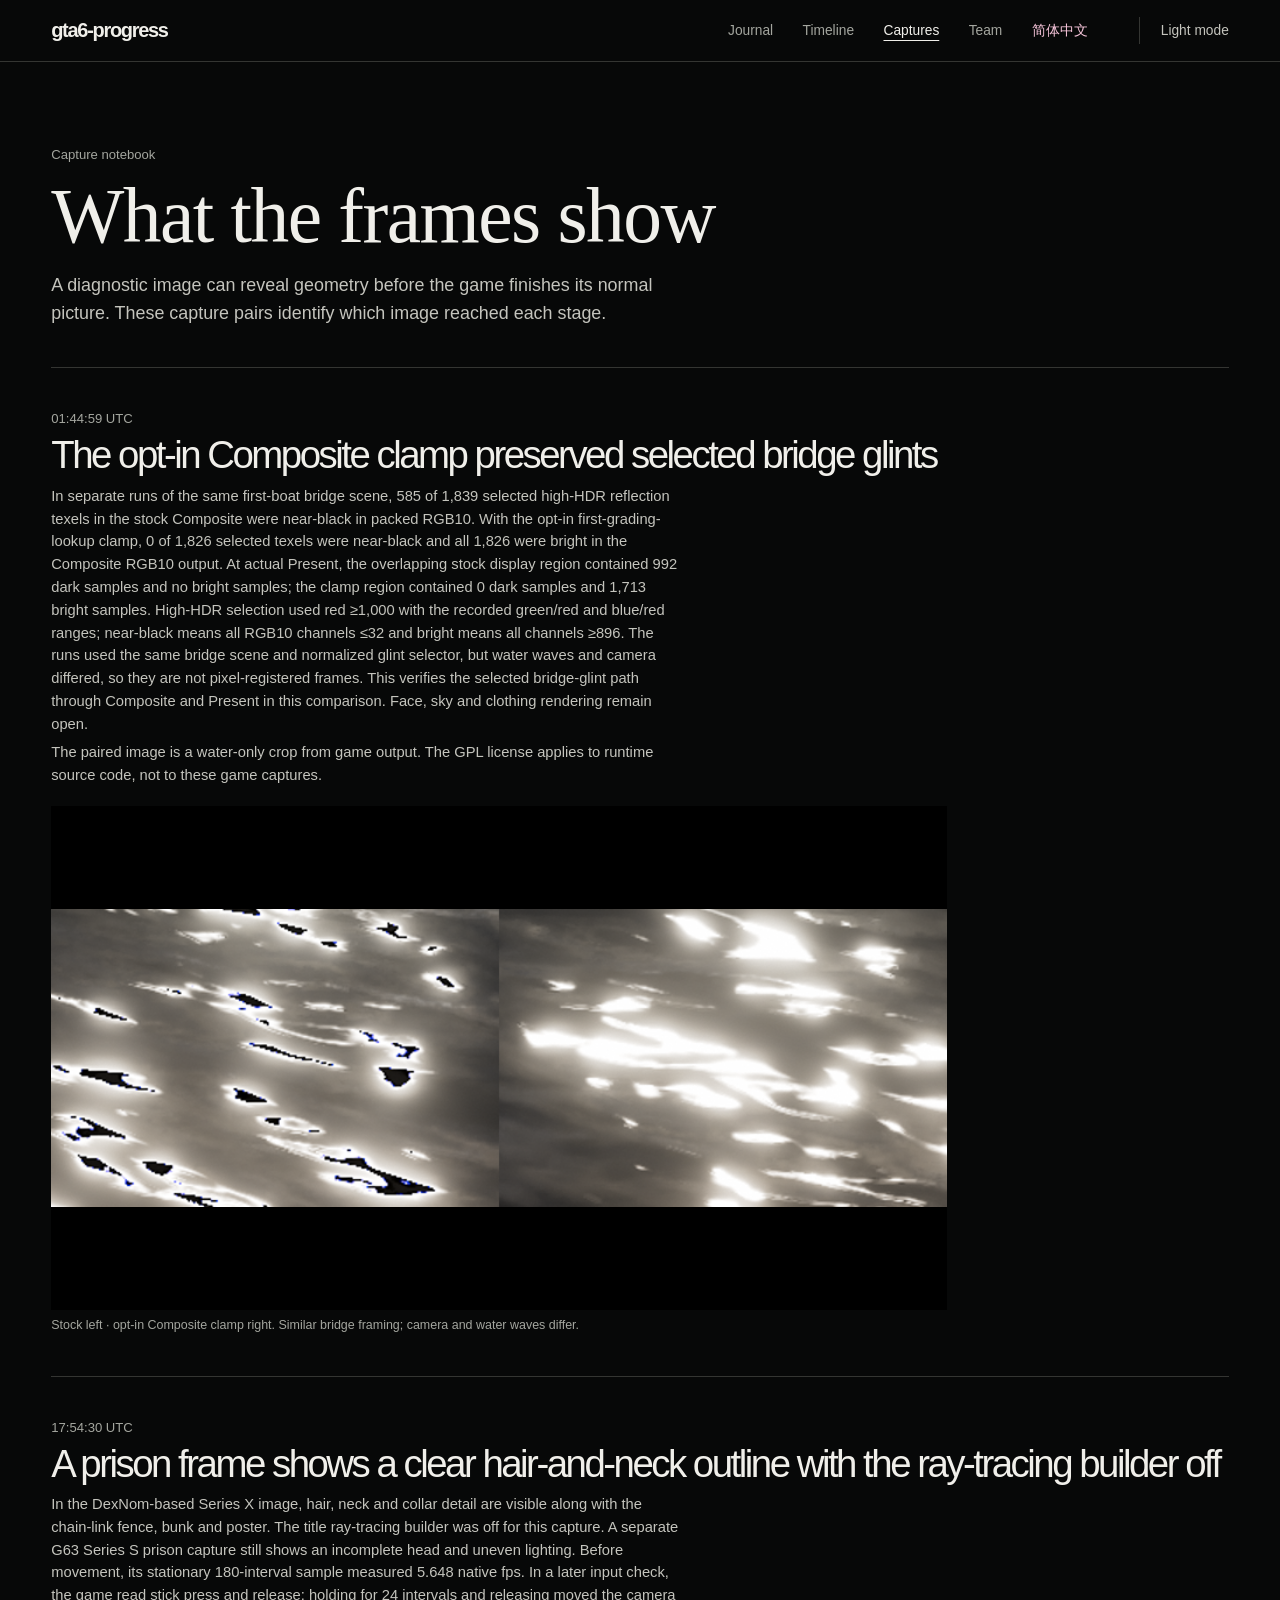
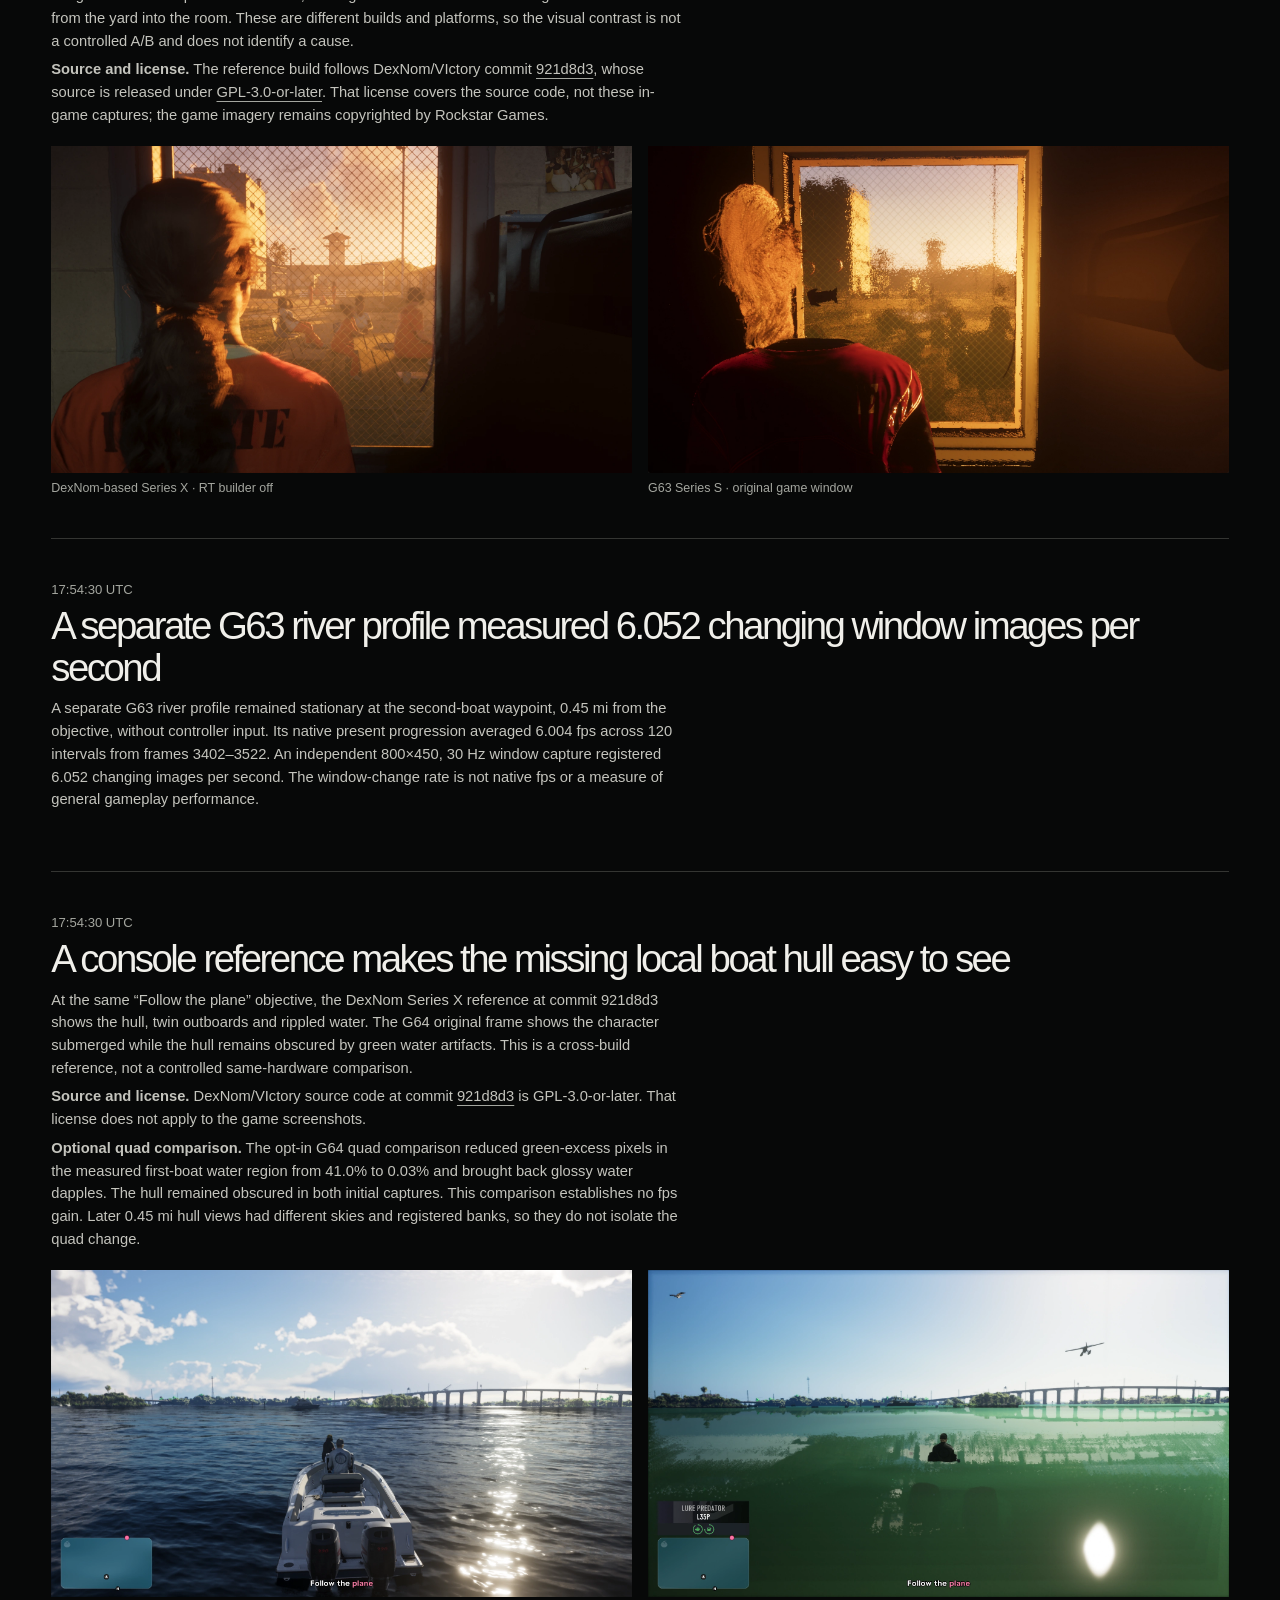
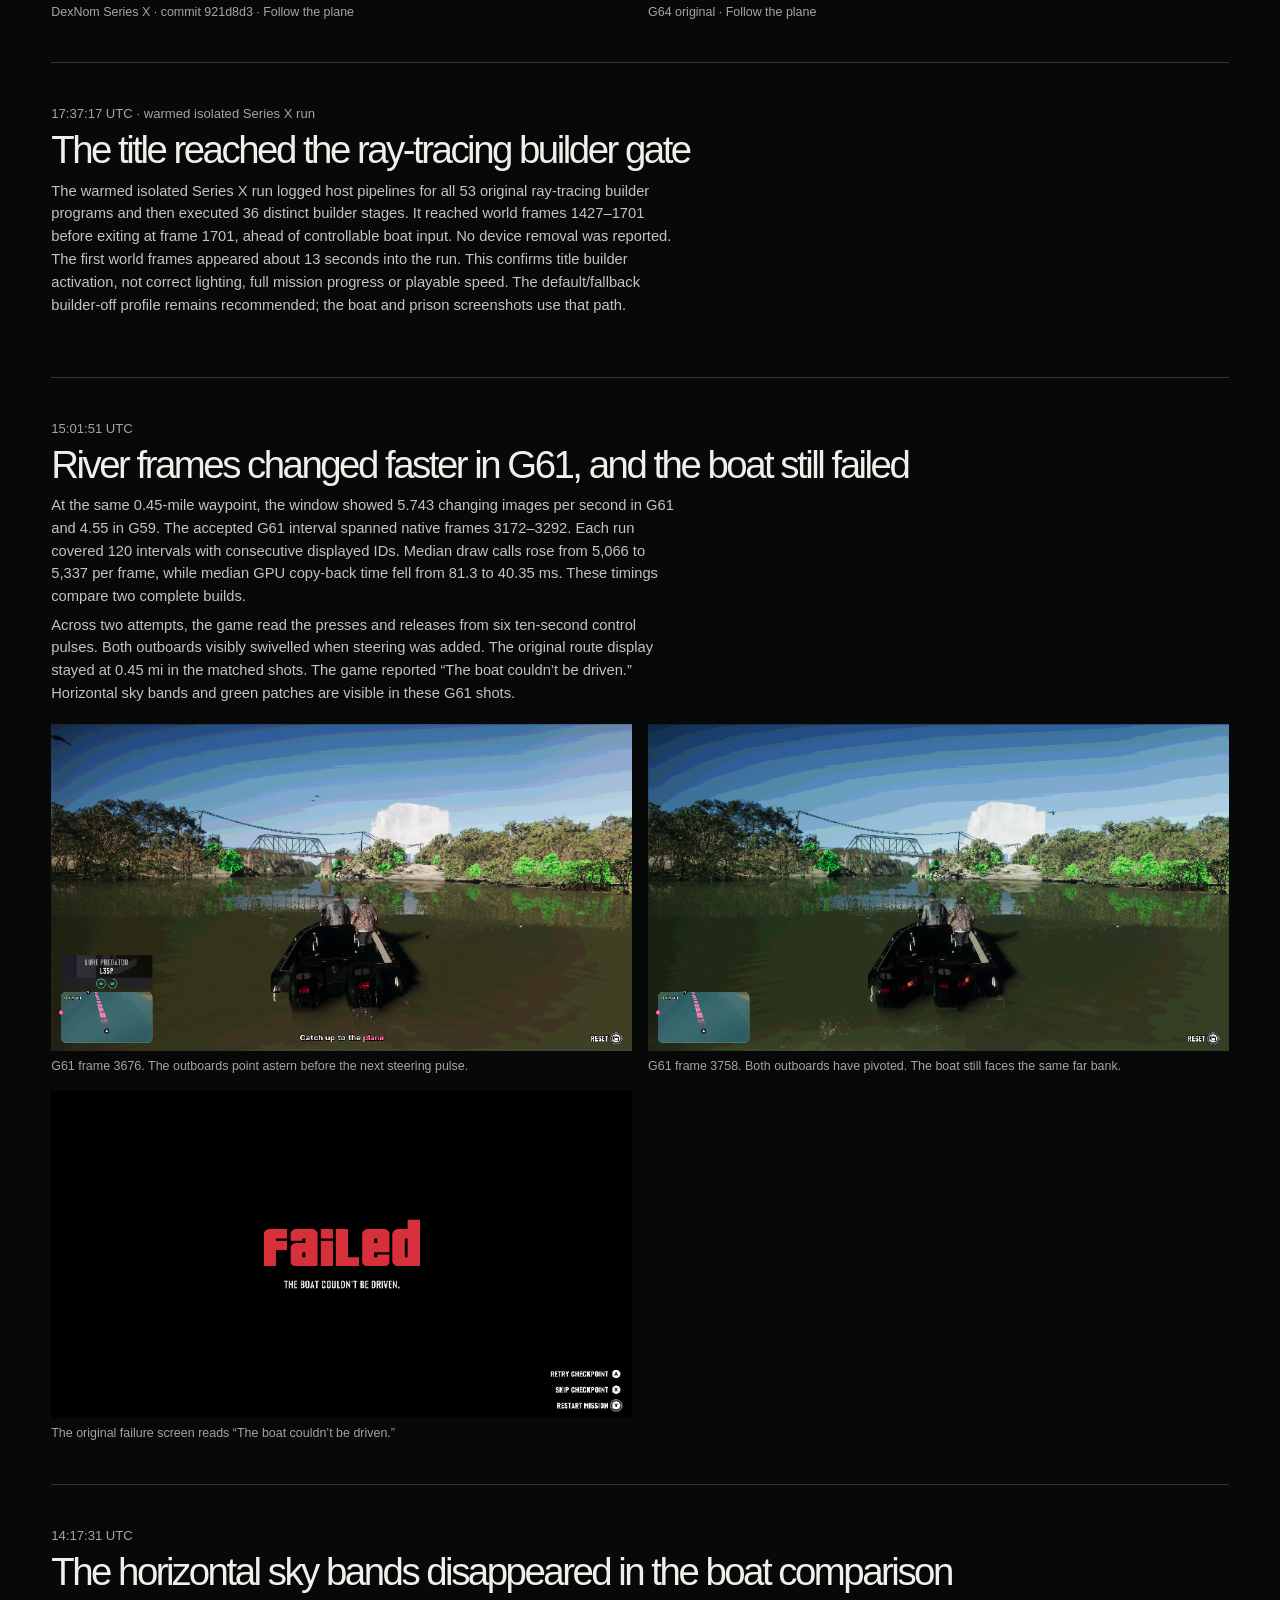
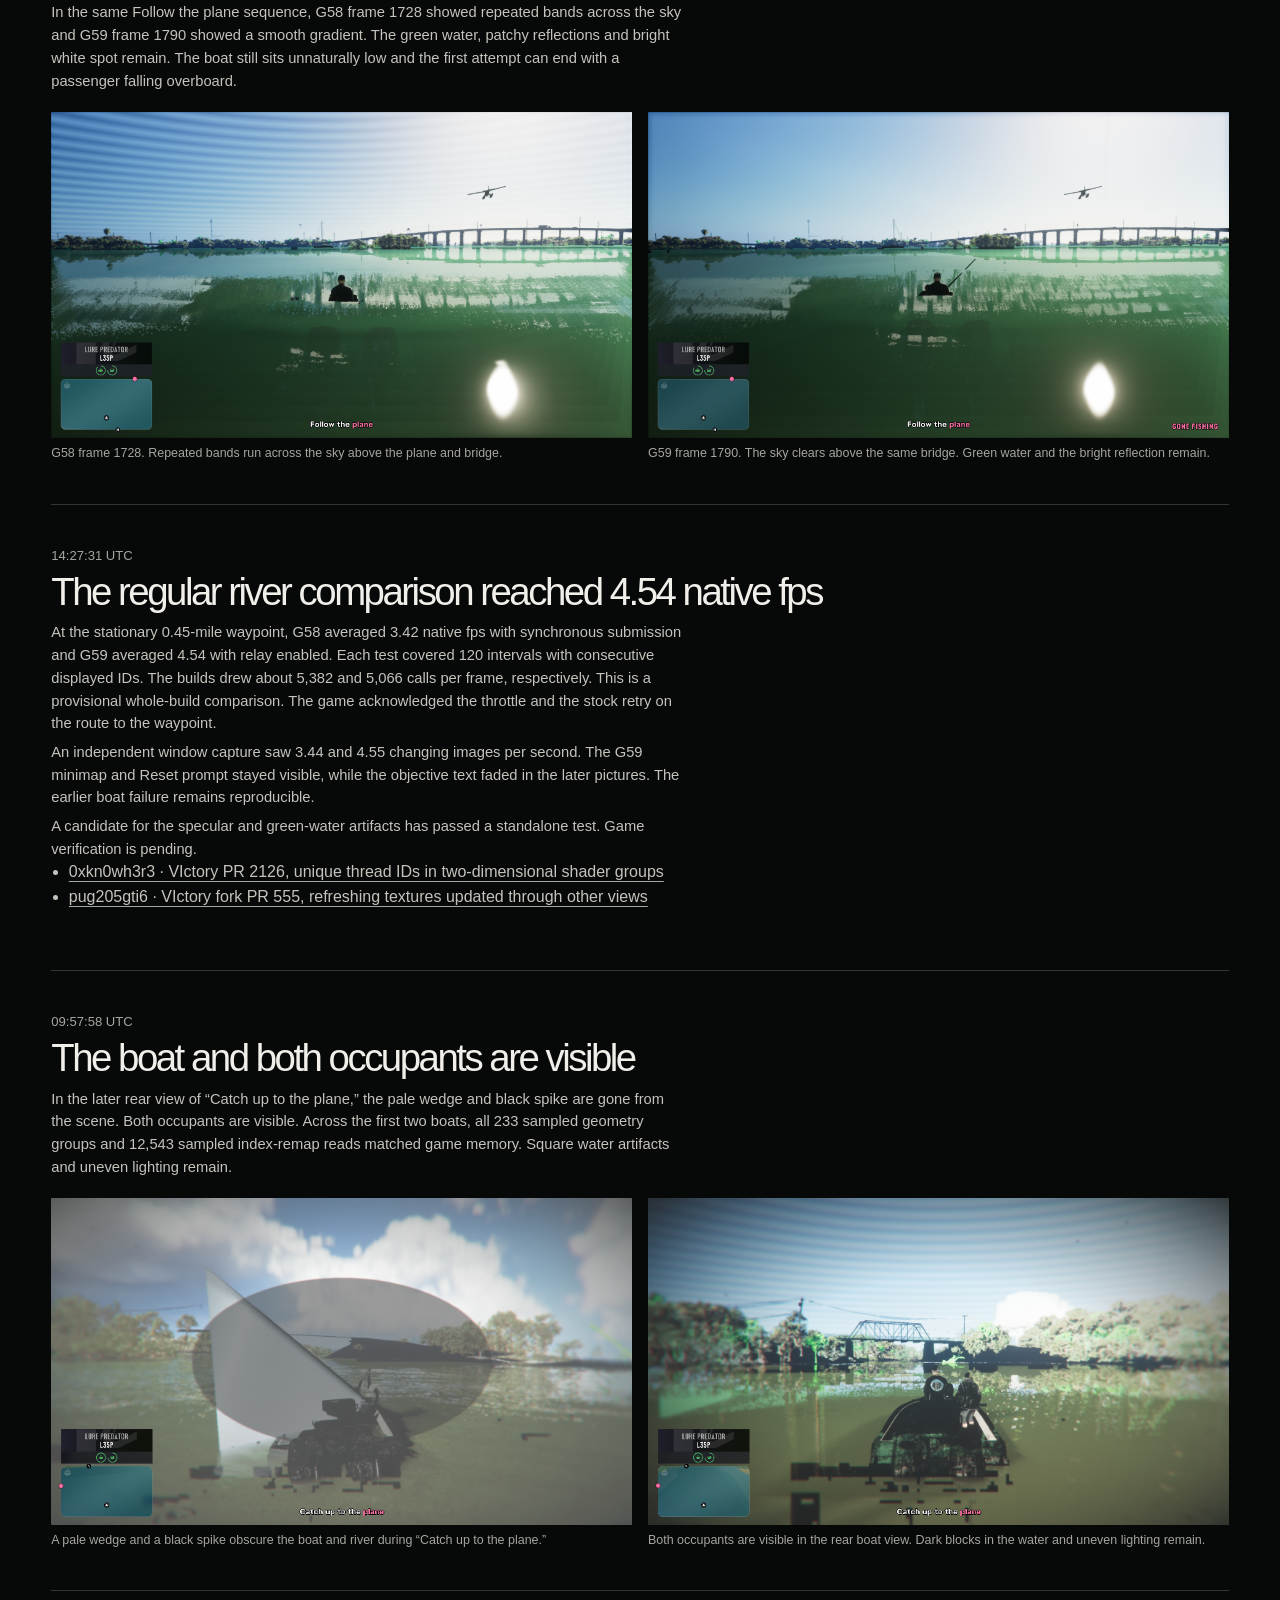
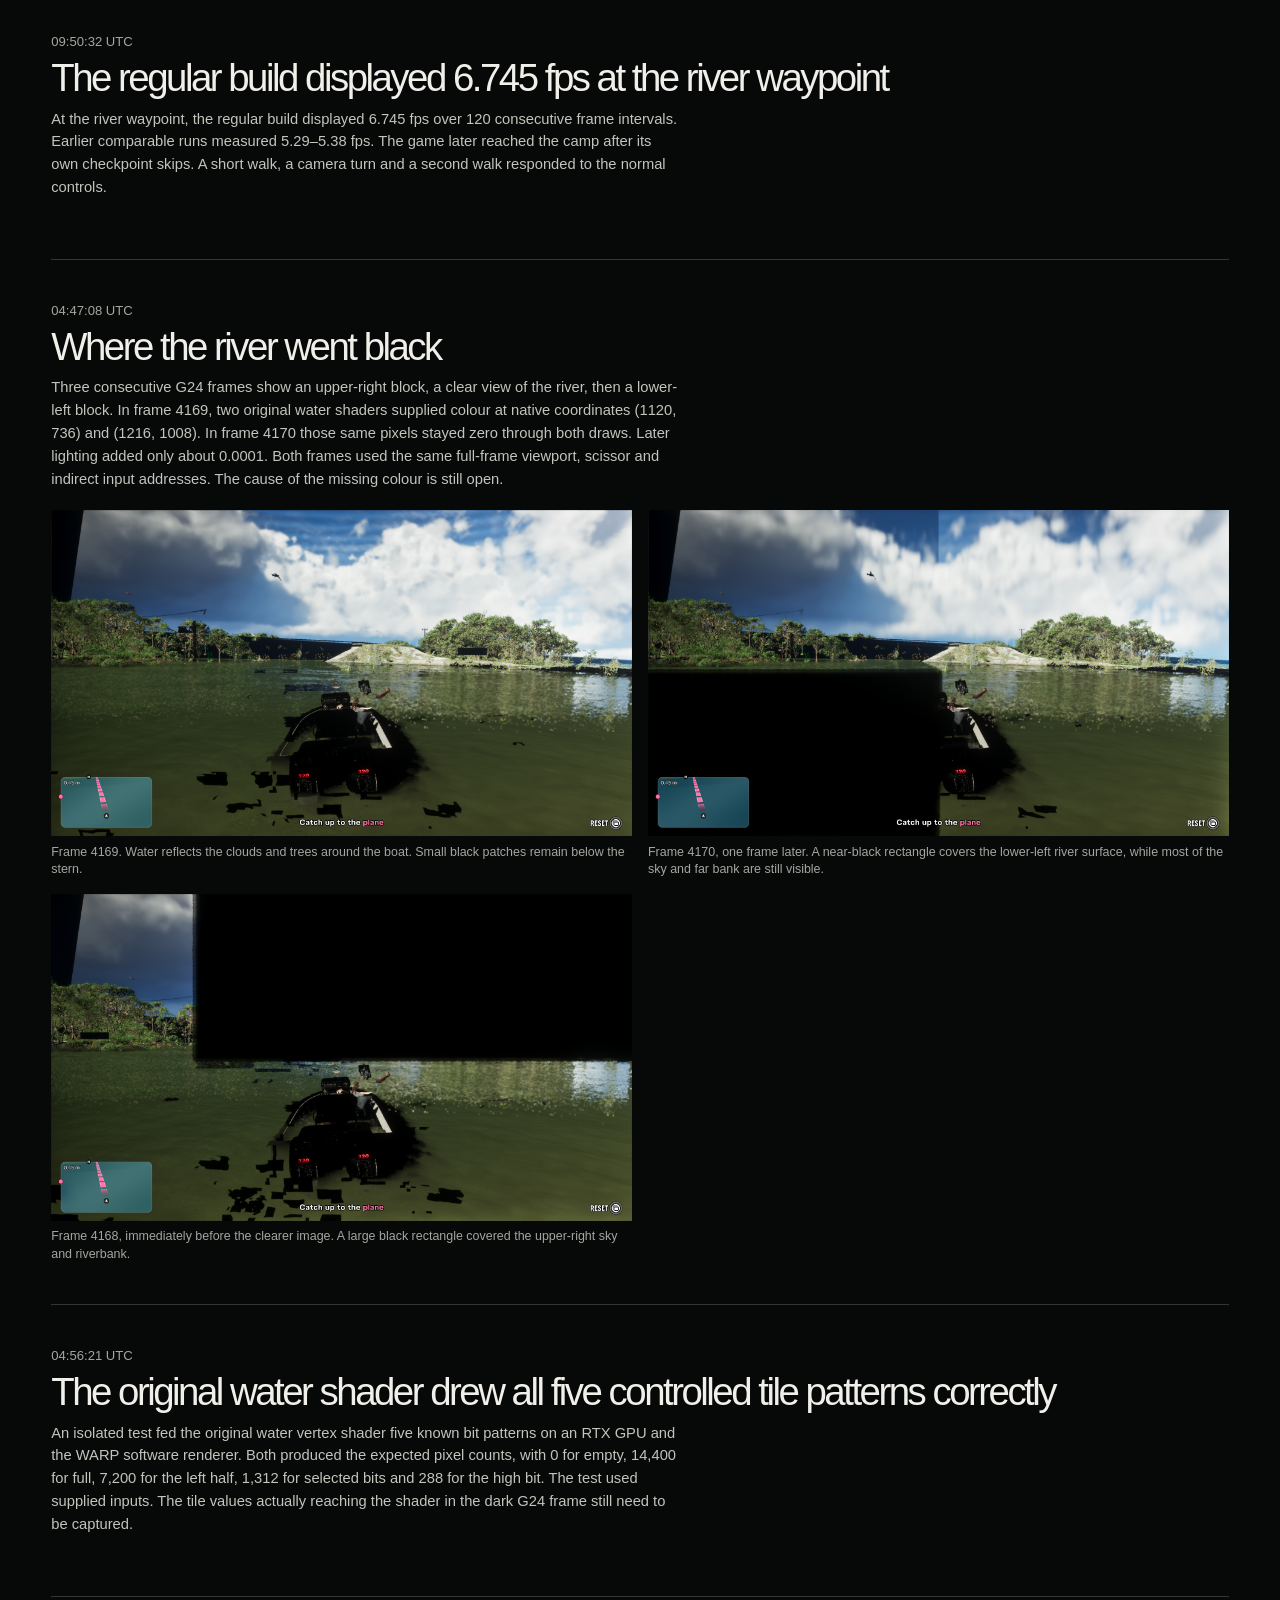
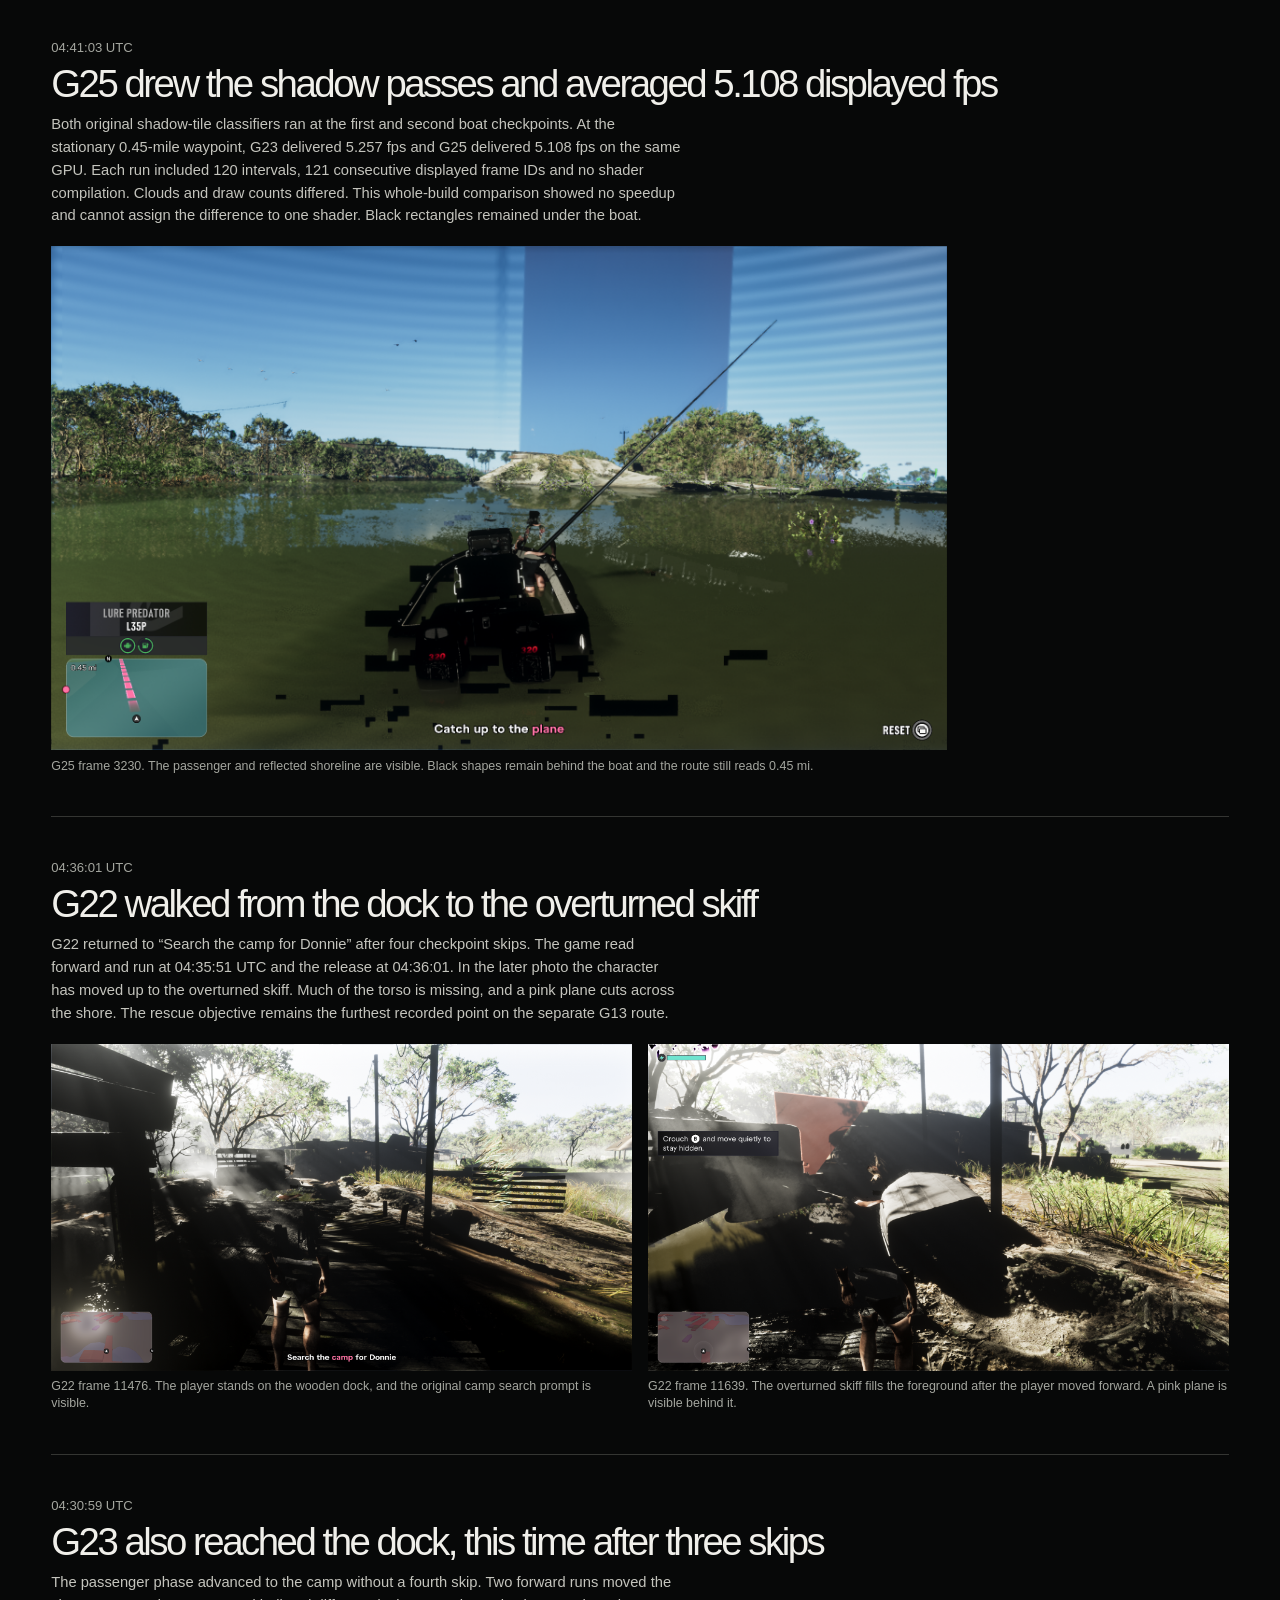
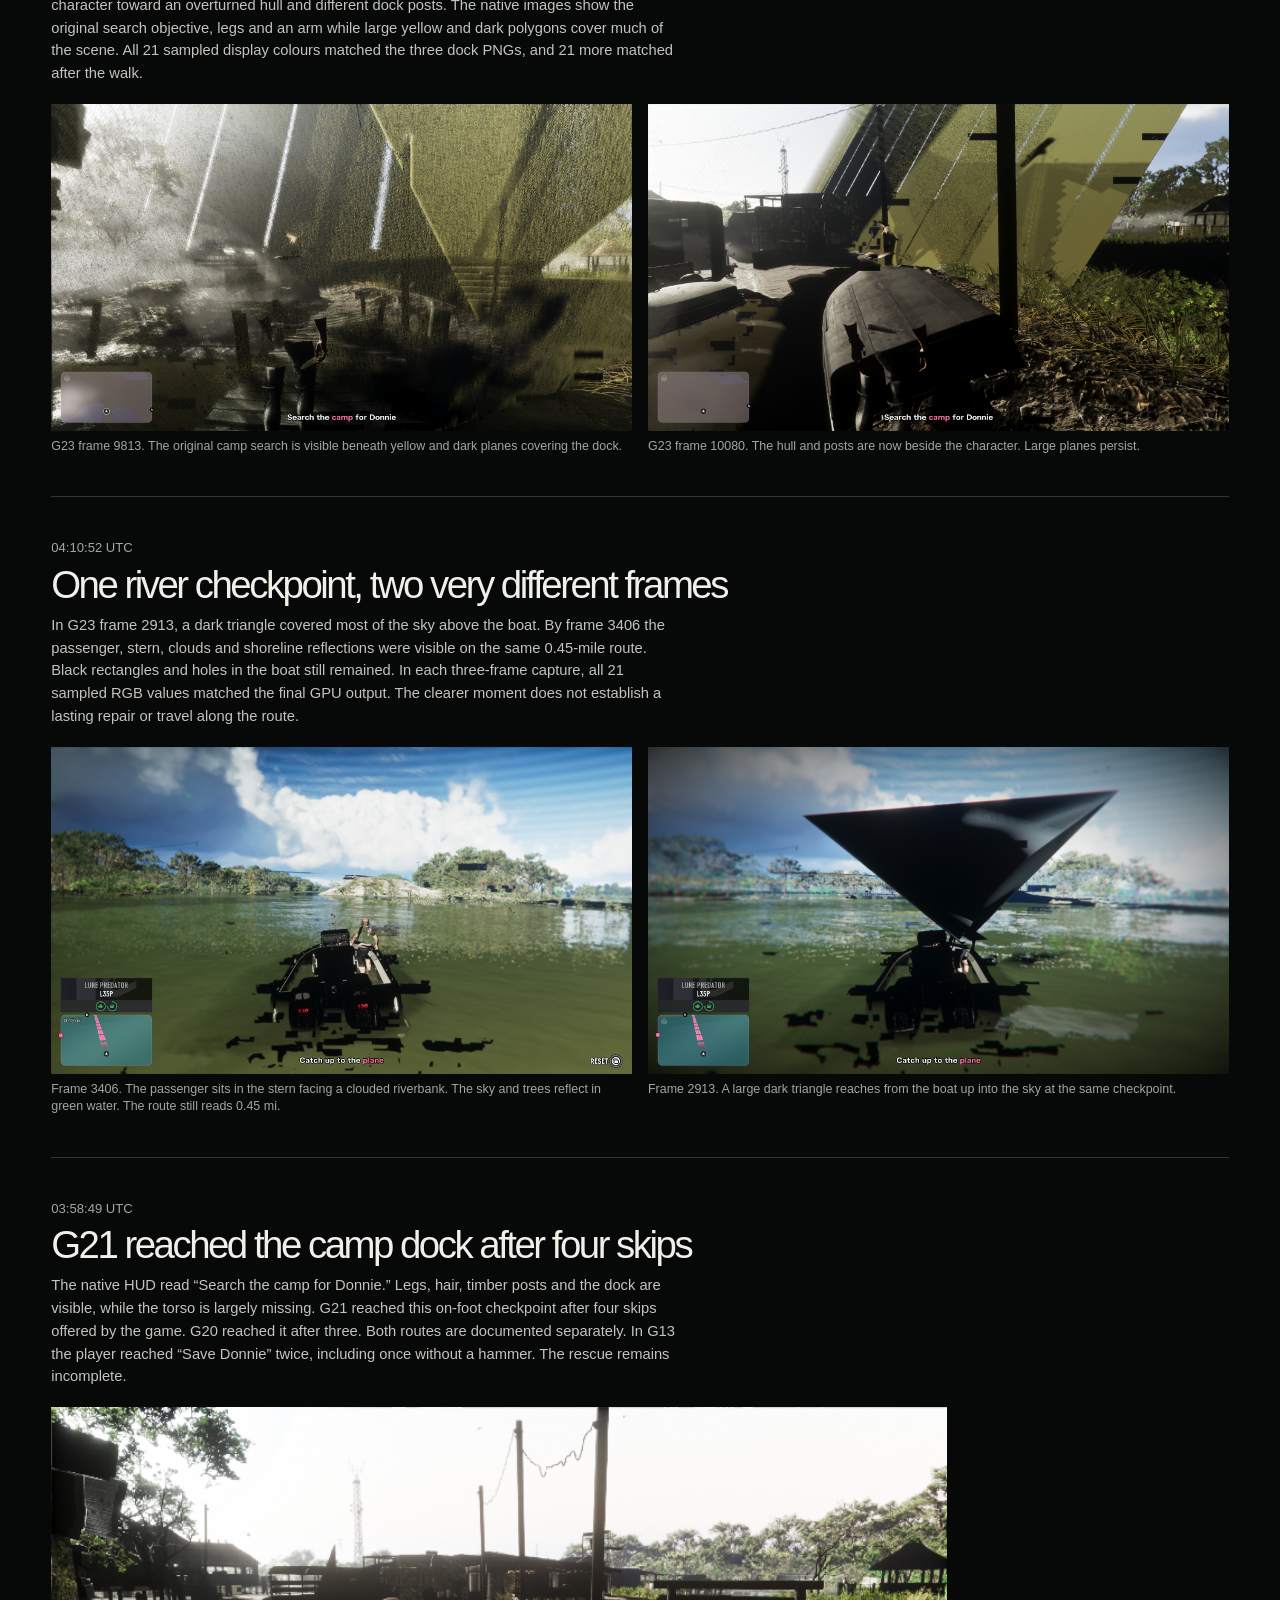
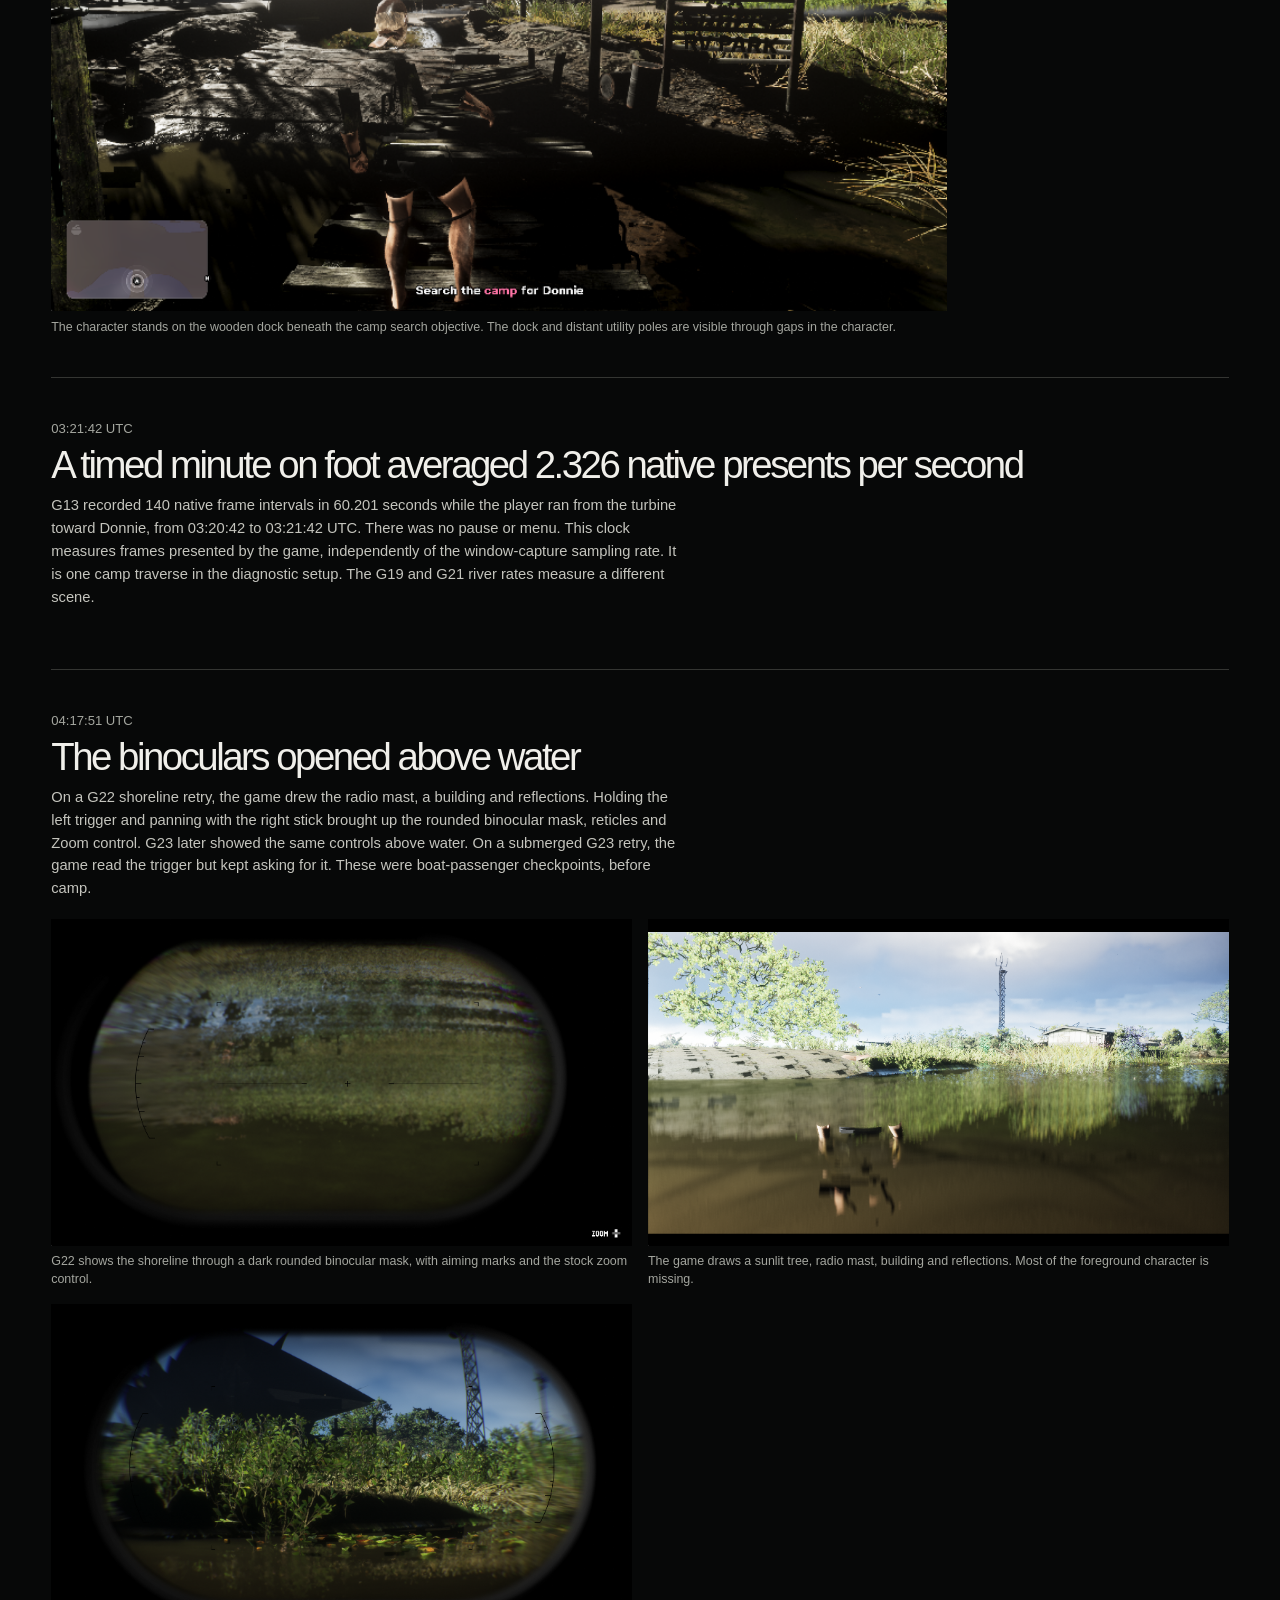
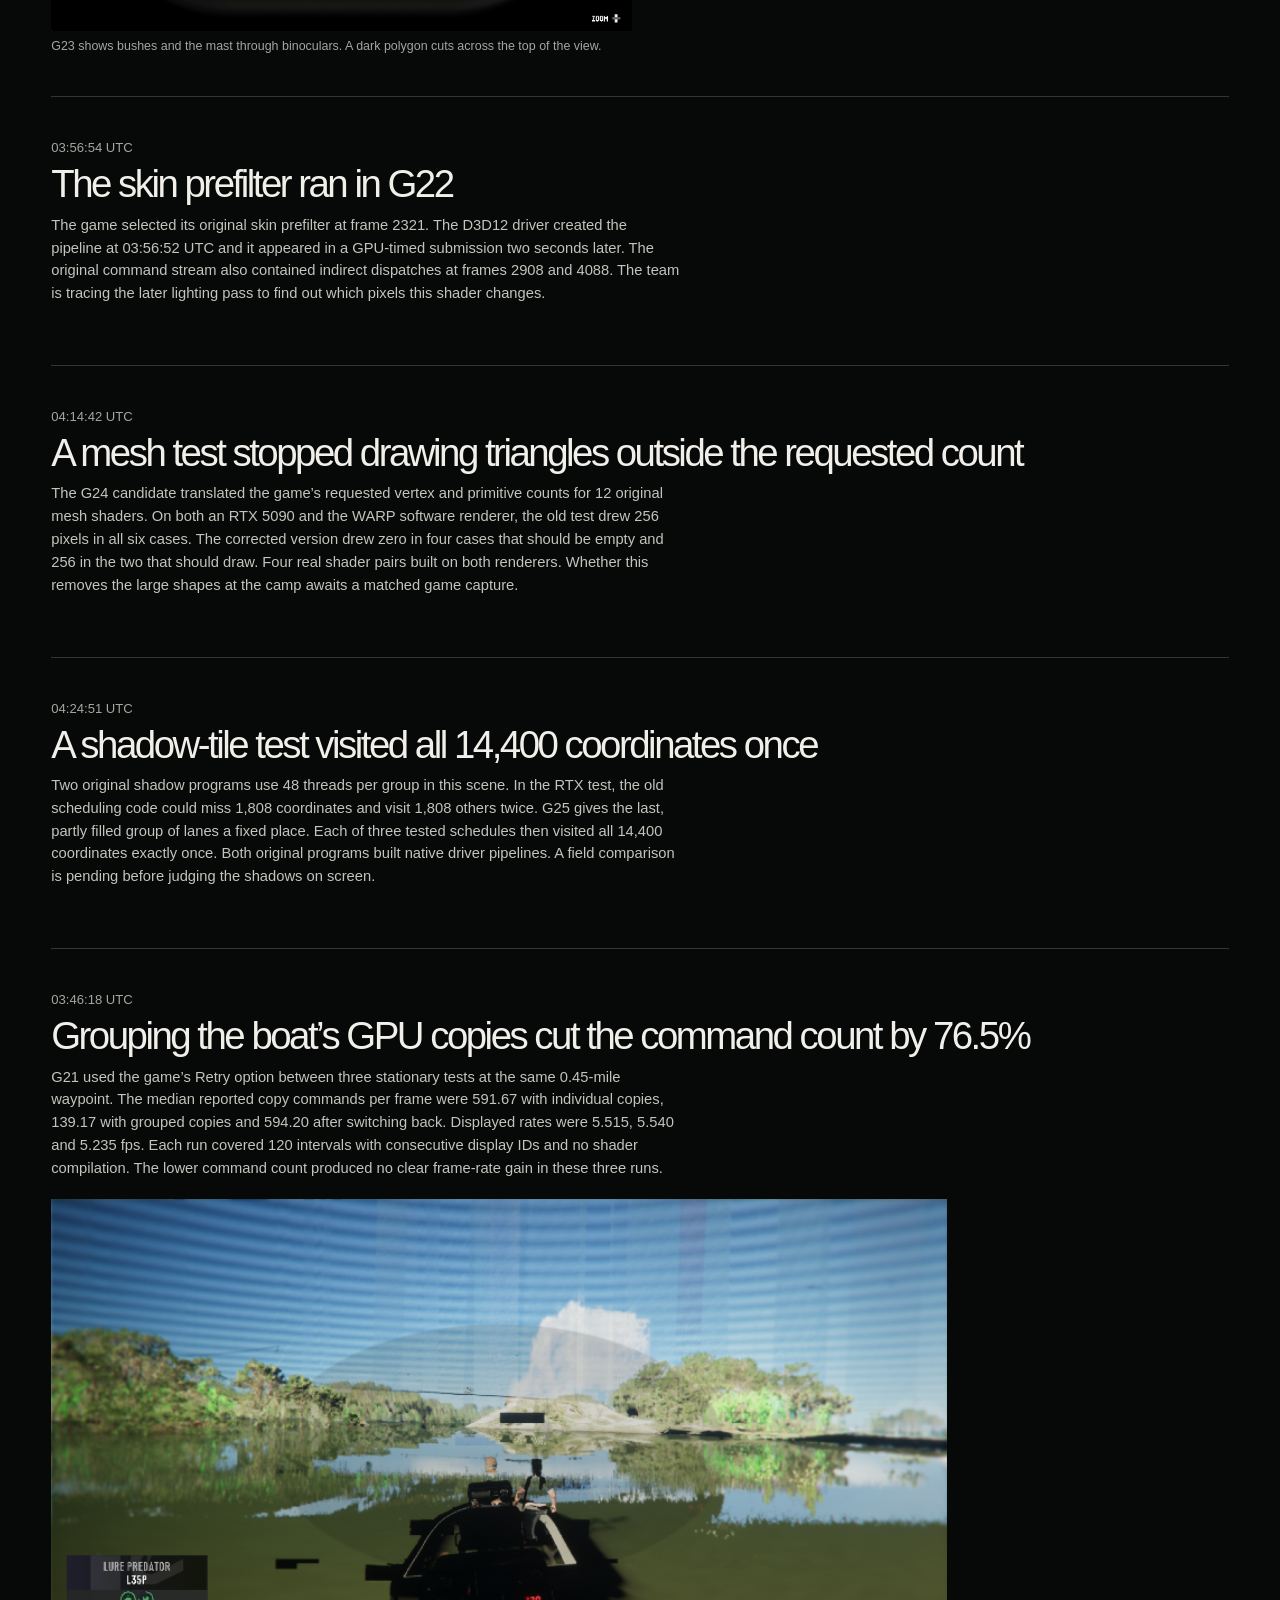
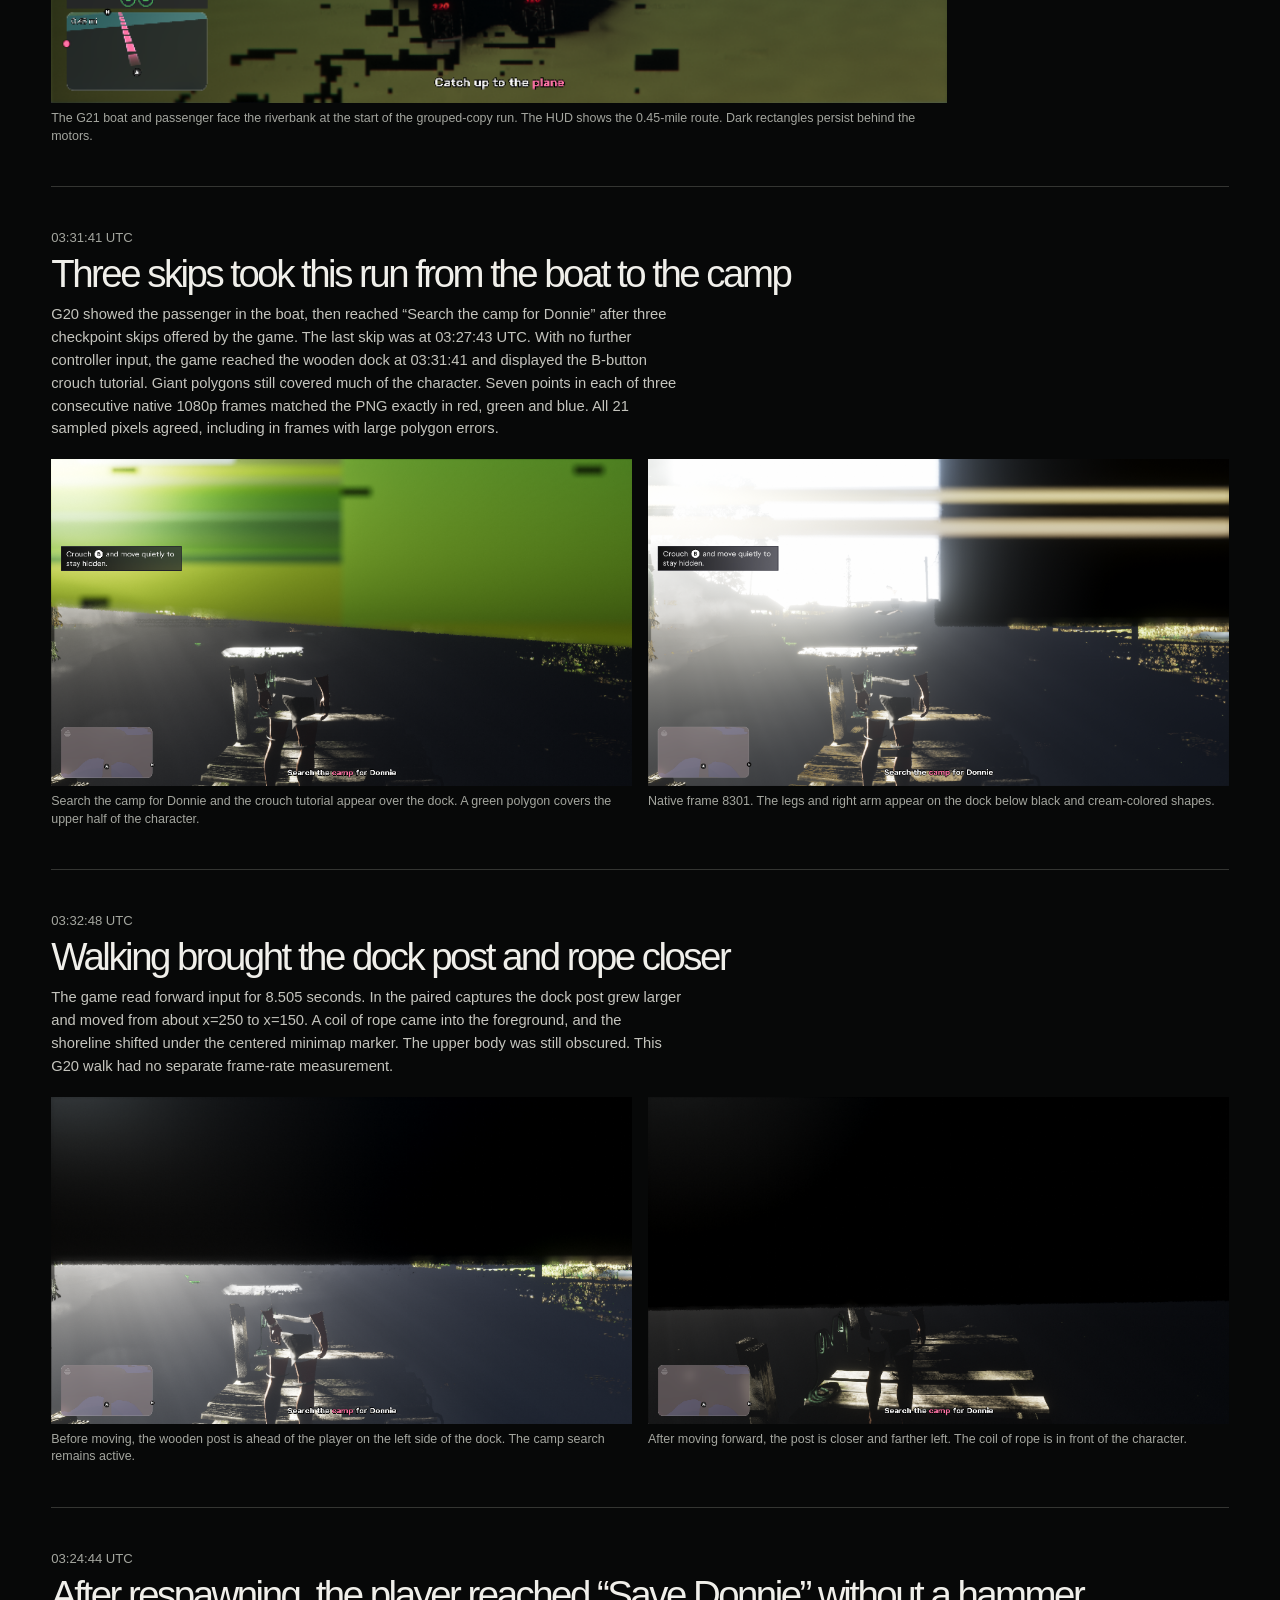
<file: en/evidence.html>
<!doctype html>
<html lang="en"><head><meta charset="utf-8"><meta name="viewport" content="width=device-width,initial-scale=1"><meta name="color-scheme" content="light dark">
<title>Mission and rendering field reports | gta6-progress</title><meta name="description" content="Original water and dock captures, a measured bridge reflection clamp, missing-water checks, matched river timings and current mission progress."><link rel="canonical" href="https://cuebert.github.io/gta6-progress/en/evidence.html">
<meta name="journal-updated" content="2026-11-26T01:56:36Z"><meta property="og:type" content="website"><meta property="og:site_name" content="gta6-progress"><meta property="og:title" content="Mission and rendering field reports | gta6-progress"><meta property="og:description" content="Original water and dock captures, a measured bridge reflection clamp, missing-water checks, matched river timings and current mission progress."><meta property="og:url" content="https://cuebert.github.io/gta6-progress/en/evidence.html"><meta property="og:image" content="https://cuebert.github.io/gta6-progress/images/prison-seriesx-rt-off.webp"><meta property="og:image:alt" content="DexNom-based Series X prison view with hair, neck and collar detail; the title ray-tracing builder is off."><meta name="twitter:card" content="summary_large_image">
<link rel="stylesheet" href="../journal.css?v=editions"><script src="../appearance.js?v=editions"></script><script type="application/ld+json">{"@context": "https://schema.org", "@type": "WebPage", "name": "Mission and rendering field reports | gta6-progress", "url": "https://cuebert.github.io/gta6-progress/en/evidence.html", "description": "Original water and dock captures, a measured bridge reflection clamp, missing-water checks, matched river timings and current mission progress.", "dateModified": "2026-11-26T01:56:36Z", "image": {"@type": "ImageObject", "url": "https://cuebert.github.io/gta6-progress/images/prison-seriesx-rt-off.webp", "caption": "DexNom-based Series X prison view with hair, neck and collar detail; the title ray-tracing builder is off."}, "isPartOf": {"@type": "WebSite", "name": "gta6-progress", "url": "https://cuebert.github.io/gta6-progress/"}, "inLanguage": "en"}</script><link rel="alternate" hreflang="zh-Hans" href="https://cuebert.github.io/gta6-progress/evidence.html"><link rel="alternate" hreflang="en" href="https://cuebert.github.io/gta6-progress/en/evidence.html"><link rel="alternate" hreflang="x-default" href="https://cuebert.github.io/gta6-progress/evidence.html"><meta property="og:locale" content="en_US"></head>
<body><a class="skip" href="#content">Skip to content</a><header class="mast"><div class="shell"><a class="brand" href="index.html">gta6-progress</a><nav aria-label="Main"><a href="index.html">Journal</a><a href="timeline.html">Timeline</a><a href="evidence.html" aria-current="page">Captures</a><a href="index.html#team">Team</a><a href="../evidence.html" hreflang="zh-Hans" lang="zh-Hans" class="edition">简体中文</a></nav><button id="theme" type="button" aria-label="Change color theme" hidden>Theme</button></div></header>
<main id="content" class="shell"><header class="page-intro"><p class="eyebrow">Capture notebook</p><h1>What the frames show</h1><p>A diagnostic image can reveal geometry before the game finishes its normal picture. These capture pairs identify which image reached each stage.</p></header><section class="plate" id="bridge-reflections"><div class="plate-head"><p class="eyebrow"><time datetime="2026-11-26T01:44:59Z">01:44:59 UTC</time></p><h2>The opt-in Composite clamp preserved selected bridge glints</h2><p>In separate runs of the same first-boat bridge scene, 585 of 1,839 selected high-HDR reflection texels in the stock Composite were near-black in packed RGB10. With the opt-in first-grading-lookup clamp, 0 of 1,826 selected texels were near-black and all 1,826 were bright in the Composite RGB10 output. At actual Present, the overlapping stock display region contained 992 dark samples and no bright samples; the clamp region contained 0 dark samples and 1,713 bright samples. High-HDR selection used red ≥1,000 with the recorded green/red and blue/red ranges; near-black means all RGB10 channels ≤32 and bright means all channels ≥896. The runs used the same bridge scene and normalized glint selector, but water waves and camera differed, so they are not pixel-registered frames. This verifies the selected bridge-glint path through Composite and Present in this comparison. Face, sky and clothing rendering remain open.</p><p>The paired image is a water-only crop from game output. The GPL license applies to runtime source code, not to these game captures.</p></div><div class="pictures"><figure><a href="../images/bridge-water-reflection-comparison.png"><img src="../images/bridge-water-reflection-comparison.png" width="768" height="256" alt="Paired water-only crops from separate runs: stock result on the left and opt-in Composite clamp on the right." loading="lazy"></a><figcaption>Stock left · opt-in Composite clamp right. Similar bridge framing; camera and water waves differ.</figcaption></figure></div></section><section class="plate" id="g65-prison"><div class="plate-head"><p class="eyebrow"><time datetime="2026-11-25T17:54:30Z">17:54:30 UTC</time></p><h2>A prison frame shows a clear hair-and-neck outline with the ray-tracing builder off</h2><p>In the DexNom-based Series X image, hair, neck and collar detail are visible along with the chain-link fence, bunk and poster. The title ray-tracing builder was off for this capture. A separate G63 Series S prison capture still shows an incomplete head and uneven lighting. Before movement, its stationary 180-interval sample measured 5.648 native fps. In a later input check, the game read stick press and release; holding for 24 intervals and releasing moved the camera from the yard into the room. These are different builds and platforms, so the visual contrast is not a controlled A/B and does not identify a cause.</p><p><strong>Source and license.</strong> The reference build follows DexNom/VIctory commit <a href="https://github.com/DexNom/VIctory/commit/921d8d3">921d8d3</a>, whose source is released under <a href="https://github.com/DexNom/VIctory/blob/921d8d3/LICENSE">GPL-3.0-or-later</a>. That license covers the source code, not these in-game captures; the game imagery remains copyrighted by Rockstar Games.</p></div><div class="pictures"><figure><a href="../images/prison-seriesx-rt-off.webp"><img src="../images/prison-seriesx-rt-off.webp" width="1920" height="1080" alt="DexNom-based Series X prison view. Hair, neck and collar are visible, with chain-link fence, bunk and poster. The title ray-tracing builder is off." loading="lazy"></a><figcaption>DexNom-based Series X · RT builder off</figcaption></figure><figure><a href="../images/prison-g63-series-s.webp"><img src="../images/prison-g63-series-s.webp" width="1920" height="1080" alt="G63 Series S prison game-window capture with an incomplete head and uneven lighting." loading="lazy"></a><figcaption>G63 Series S · original game window</figcaption></figure></div></section>
<section class="plate" id="g63-river"><div class="plate-head"><p class="eyebrow"><time datetime="2026-11-25T17:54:30Z">17:54:30 UTC</time></p><h2>A separate G63 river profile measured 6.052 changing window images per second</h2><p>A separate G63 river profile remained stationary at the second-boat waypoint, 0.45 mi from the objective, without controller input. Its native present progression averaged 6.004 fps across 120 intervals from frames 3402–3522. An independent 800×450, 30 Hz window capture registered 6.052 changing images per second. The window-change rate is not native fps or a measure of general gameplay performance.</p></div></section>
<section class="plate" id="g64-follow"><div class="plate-head"><p class="eyebrow"><time datetime="2026-11-25T17:54:30Z">17:54:30 UTC</time></p><h2>A console reference makes the missing local boat hull easy to see</h2><p>At the same “Follow the plane” objective, the DexNom Series X reference at commit 921d8d3 shows the hull, twin outboards and rippled water. The G64 original frame shows the character submerged while the hull remains obscured by green water artifacts. This is a cross-build reference, not a controlled same-hardware comparison.</p><p><strong>Source and license.</strong> DexNom/VIctory source code at commit <a href="https://github.com/DexNom/VIctory/commit/921d8d3">921d8d3</a> is GPL-3.0-or-later. That license does not apply to the game screenshots.</p><p><strong>Optional quad comparison.</strong> The opt-in G64 quad comparison reduced green-excess pixels in the measured first-boat water region from 41.0% to 0.03% and brought back glossy water dapples. The hull remained obscured in both initial captures. This comparison establishes no fps gain. Later 0.45 mi hull views had different skies and registered banks, so they do not isolate the quad change.</p></div><div class="pictures"><figure><a href="../images/boat-follow-dexnom.webp"><img src="../images/boat-follow-dexnom.webp" width="1920" height="1080" alt="DexNom Series X at Follow the plane. Full boat hull, twin outboards and rippled water are visible." loading="lazy"></a><figcaption>DexNom Series X · commit 921d8d3 · Follow the plane</figcaption></figure><figure><a href="../images/boat-follow-g64-original.webp"><img src="../images/boat-follow-g64-original.webp" width="1920" height="1080" alt="G64 original at Follow the plane. The character is submerged and the boat hull is obscured by green water artifacts." loading="lazy"></a><figcaption>G64 original · Follow the plane</figcaption></figure></div></section>
<section class="plate" id="rt-builder-activation"><div class="plate-head"><p class="eyebrow">17:37:17 UTC · warmed isolated Series X run</p><h2>The title reached the ray-tracing builder gate</h2><p>The warmed isolated Series X run logged host pipelines for all 53 original ray-tracing builder programs and then executed 36 distinct builder stages. It reached world frames 1427–1701 before exiting at frame 1701, ahead of controllable boat input. No device removal was reported. The first world frames appeared about 13 seconds into the run. This confirms title builder activation, not correct lighting, full mission progress or playable speed. The default/fallback builder-off profile remains recommended; the boat and prison screenshots use that path.</p></div></section><section class="plate" id="g61-river-driving"><div class="plate-head"><p class="eyebrow"><time datetime="2026-11-25T15:01:51Z">15:01:51 UTC</time></p><h2>River frames changed faster in G61, and the boat still failed</h2><p>At the same 0.45-mile waypoint, the window showed 5.743 changing images per second in G61 and 4.55 in G59. The accepted G61 interval spanned native frames 3172–3292. Each run covered 120 intervals with consecutive displayed IDs. Median draw calls rose from 5,066 to 5,337 per frame, while median GPU copy-back time fell from 81.3 to 40.35 ms. These timings compare two complete builds.</p><p>Across two attempts, the game read the presses and releases from six ten-second control pulses. Both outboards visibly swivelled when steering was added. The original route display stayed at 0.45 mi in the matched shots. The game reported “The boat couldn’t be driven.” Horizontal sky bands and green patches are visible in these G61 shots.</p></div><div class="pictures"><figure><a href="../images/g61-drive-before.webp"><img src="../images/g61-drive-before.webp" width="800" height="450" alt="G61 frame 3676. The outboards point astern before the next steering pulse." loading="lazy"></a><figcaption>G61 frame 3676. The outboards point astern before the next steering pulse.</figcaption></figure><figure><a href="../images/g61-drive-after.webp"><img src="../images/g61-drive-after.webp" width="800" height="450" alt="G61 frame 3758. Both outboards have pivoted. The boat still faces the same far bank." loading="lazy"></a><figcaption>G61 frame 3758. Both outboards have pivoted. The boat still faces the same far bank.</figcaption></figure><figure><a href="../images/g61-drive-failure.webp"><img src="../images/g61-drive-failure.webp" width="800" height="450" alt="The original failure screen reads “The boat couldn’t be driven.”" loading="lazy"></a><figcaption>The original failure screen reads “The boat couldn’t be driven.”</figcaption></figure></div></section><section class="plate" id="g59-sky"><div class="plate-head"><p class="eyebrow"><time datetime="2026-11-25T14:17:31Z">14:17:31 UTC</time></p><h2>The horizontal sky bands disappeared in the boat comparison</h2><p>In the same Follow the plane sequence, G58 frame 1728 showed repeated bands across the sky and G59 frame 1790 showed a smooth gradient. The green water, patchy reflections and bright white spot remain. The boat still sits unnaturally low and the first attempt can end with a passenger falling overboard.</p></div><div class="pictures"><figure><a href="../images/sky-bands-before.webp"><img src="../images/sky-bands-before.webp" width="1920" height="1080" alt="G58 frame 1728. Repeated bands run across the sky above the plane and bridge." loading="lazy"></a><figcaption>G58 frame 1728. Repeated bands run across the sky above the plane and bridge.</figcaption></figure><figure><a href="../images/sky-bands-after.webp"><img src="../images/sky-bands-after.webp" width="1920" height="1080" alt="G59 frame 1790. The sky clears above the same bridge. Green water and the bright reflection remain." loading="lazy"></a><figcaption>G59 frame 1790. The sky clears above the same bridge. Green water and the bright reflection remain.</figcaption></figure></div></section><section class="plate" id="g59-river-relay"><div class="plate-head"><p class="eyebrow"><time datetime="2026-11-25T14:27:31Z">14:27:31 UTC</time></p><h2>The regular river comparison reached 4.54 native fps</h2><p>At the stationary 0.45-mile waypoint, G58 averaged 3.42 native fps with synchronous submission and G59 averaged 4.54 with relay enabled. Each test covered 120 intervals with consecutive displayed IDs. The builds drew about 5,382 and 5,066 calls per frame, respectively. This is a provisional whole-build comparison. The game acknowledged the throttle and the stock retry on the route to the waypoint.</p>
<p>An independent window capture saw 3.44 and 4.55 changing images per second. The G59 minimap and Reset prompt stayed visible, while the objective text faded in the later pictures. The earlier boat failure remains reproducible.</p>
<p>A candidate for the specular and green-water artifacts has passed a standalone test. Game verification is pending.</p>
<ul><li><a href="https://github.com/Marvisak/VIctory/pull/2126">0xkn0wh3r3 · VIctory PR 2126, unique thread IDs in two-dimensional shader groups</a></li><li><a href="https://github.com/fxceless/victory-fork/pull/555">pug205gti6 · VIctory fork PR 555, refreshing textures updated through other views</a></li></ul></div></section><section class="plate" id="boat-geometry"><div class="plate-head"><p class="eyebrow"><time datetime="2026-11-25T09:57:58Z">09:57:58 UTC</time></p><h2>The boat and both occupants are visible</h2><p>In the later rear view of “Catch up to the plane,” the pale wedge and black spike are gone from the scene. Both occupants are visible. Across the first two boats, all 233 sampled geometry groups and 12,543 sampled index-remap reads matched game memory. Square water artifacts and uneven lighting remain.</p></div><div class="pictures"><figure><a href="../images/boat-geometry-before.webp"><img src="../images/boat-geometry-before.webp" width="800" height="450" alt="A pale wedge and a black spike obscure the boat and river during “Catch up to the plane.”" loading="lazy"></a><figcaption>A pale wedge and a black spike obscure the boat and river during “Catch up to the plane.”</figcaption></figure><figure><a href="../images/boat-geometry-after.webp"><img src="../images/boat-geometry-after.webp" width="800" height="450" alt="Both occupants are visible in the rear boat view. Dark blocks in the water and uneven lighting remain." loading="lazy"></a><figcaption>Both occupants are visible in the rear boat view. Dark blocks in the water and uneven lighting remain.</figcaption></figure></div></section><section class="plate" id="regular-river"><div class="plate-head"><p class="eyebrow"><time datetime="2026-11-25T09:50:32Z">09:50:32 UTC</time></p><h2>The regular build displayed 6.745 fps at the river waypoint</h2><p>At the river waypoint, the regular build displayed 6.745 fps over 120 consecutive frame intervals. Earlier comparable runs measured 5.29–5.38 fps. The game later reached the camp after its own checkpoint skips. A short walk, a camera turn and a second walk responded to the normal controls.</p></div></section><section class="plate" id="g24-water"><div class="plate-head"><p class="eyebrow"><time datetime="2026-11-25T04:47:08Z">04:47:08 UTC</time></p><h2>Where the river went black</h2><p>Three consecutive G24 frames show an upper-right block, a clear view of the river, then a lower-left block. In frame 4169, two original water shaders supplied colour at native coordinates (1120, 736) and (1216, 1008). In frame 4170 those same pixels stayed zero through both draws. Later lighting added only about 0.0001. Both frames used the same full-frame viewport, scissor and indirect input addresses. The cause of the missing colour is still open.</p></div><div class="pictures"><figure><a href="../images/water-clear.webp"><img src="../images/water-clear.webp" width="1920" height="1080" alt="Frame 4169. Water reflects the clouds and trees around the boat. Small black patches remain below the stern." loading="lazy"></a><figcaption>Frame 4169. Water reflects the clouds and trees around the boat. Small black patches remain below the stern.</figcaption></figure><figure><a href="../images/water-lower-block.webp"><img src="../images/water-lower-block.webp" width="1920" height="1080" alt="Frame 4170, one frame later. A near-black rectangle covers the lower-left river surface, while most of the sky and far bank are still visible." loading="lazy"></a><figcaption>Frame 4170, one frame later. A near-black rectangle covers the lower-left river surface, while most of the sky and far bank are still visible.</figcaption></figure><figure><a href="../images/water-upper-block.webp"><img src="../images/water-upper-block.webp" width="1920" height="1080" alt="Frame 4168, immediately before the clearer image. A large black rectangle covered the upper-right sky and riverbank." loading="lazy"></a><figcaption>Frame 4168, immediately before the clearer image. A large black rectangle covered the upper-right sky and riverbank.</figcaption></figure></div></section><section class="plate" id="g24-water-fixture"><div class="plate-head"><p class="eyebrow"><time datetime="2026-11-25T04:56:21Z">04:56:21 UTC</time></p><h2>The original water shader drew all five controlled tile patterns correctly</h2><p>An isolated test fed the original water vertex shader five known bit patterns on an RTX GPU and the WARP software renderer. Both produced the expected pixel counts, with 0 for empty, 14,400 for full, 7,200 for the left half, 1,312 for selected bits and 288 for the high bit. The test used supplied inputs. The tile values actually reaching the shader in the dark G24 frame still need to be captured.</p></div></section><section class="plate" id="g25-river"><div class="plate-head"><p class="eyebrow"><time datetime="2026-11-25T04:41:03Z">04:41:03 UTC</time></p><h2>G25 drew the shadow passes and averaged 5.108 displayed fps</h2><p>Both original shadow-tile classifiers ran at the first and second boat checkpoints. At the stationary 0.45-mile waypoint, G23 delivered 5.257 fps and G25 delivered 5.108 fps on the same GPU. Each run included 120 intervals, 121 consecutive displayed frame IDs and no shader compilation. Clouds and draw counts differed. This whole-build comparison showed no speedup and cannot assign the difference to one shader. Black rectangles remained under the boat.</p></div><div class="pictures"><figure><a href="../images/river-shadow-trial.webp"><img src="../images/river-shadow-trial.webp" width="1920" height="1080" alt="G25 frame 3230. The passenger and reflected shoreline are visible. Black shapes remain behind the boat and the route still reads 0.45 mi." loading="lazy"></a><figcaption>G25 frame 3230. The passenger and reflected shoreline are visible. Black shapes remain behind the boat and the route still reads 0.45 mi.</figcaption></figure></div></section><section class="plate" id="g22-camp-walk"><div class="plate-head"><p class="eyebrow"><time datetime="2026-11-25T04:36:01Z">04:36:01 UTC</time></p><h2>G22 walked from the dock to the overturned skiff</h2><p>G22 returned to “Search the camp for Donnie” after four checkpoint skips. The game read forward and run at 04:35:51 UTC and the release at 04:36:01. In the later photo the character has moved up to the overturned skiff. Much of the torso is missing, and a pink plane cuts across the shore. The rescue objective remains the furthest recorded point on the separate G13 route.</p></div><div class="pictures"><figure><a href="../images/dock-four-skips.webp"><img src="../images/dock-four-skips.webp" width="1920" height="1080" alt="G22 frame 11476. The player stands on the wooden dock, and the original camp search prompt is visible." loading="lazy"></a><figcaption>G22 frame 11476. The player stands on the wooden dock, and the original camp search prompt is visible.</figcaption></figure><figure><a href="../images/skiff-near-shore.webp"><img src="../images/skiff-near-shore.webp" width="1920" height="1080" alt="G22 frame 11639. The overturned skiff fills the foreground after the player moved forward. A pink plane is visible behind it." loading="lazy"></a><figcaption>G22 frame 11639. The overturned skiff fills the foreground after the player moved forward. A pink plane is visible behind it.</figcaption></figure></div></section><section class="plate" id="g23-camp-walk"><div class="plate-head"><p class="eyebrow"><time datetime="2026-11-25T04:30:59Z">04:30:59 UTC</time></p><h2>G23 also reached the dock, this time after three skips</h2><p>The passenger phase advanced to the camp without a fourth skip. Two forward runs moved the character toward an overturned hull and different dock posts. The native images show the original search objective, legs and an arm while large yellow and dark polygons cover much of the scene. All 21 sampled display colours matched the three dock PNGs, and 21 more matched after the walk.</p></div><div class="pictures"><figure><a href="../images/dock-three-skips.webp"><img src="../images/dock-three-skips.webp" width="1920" height="1080" alt="G23 frame 9813. The original camp search is visible beneath yellow and dark planes covering the dock." loading="lazy"></a><figcaption>G23 frame 9813. The original camp search is visible beneath yellow and dark planes covering the dock.</figcaption></figure><figure><a href="../images/hull-after-running.webp"><img src="../images/hull-after-running.webp" width="1920" height="1080" alt="G23 frame 10080. The hull and posts are now beside the character. Large planes persist." loading="lazy"></a><figcaption>G23 frame 10080. The hull and posts are now beside the character. Large planes persist.</figcaption></figure></div></section><section class="plate" id="g23-river"><div class="plate-head"><p class="eyebrow"><time datetime="2026-11-25T04:10:52Z">04:10:52 UTC</time></p><h2>One river checkpoint, two very different frames</h2><p>In G23 frame 2913, a dark triangle covered most of the sky above the boat. By frame 3406 the passenger, stern, clouds and shoreline reflections were visible on the same 0.45-mile route. Black rectangles and holes in the boat still remained. In each three-frame capture, all 21 sampled RGB values matched the final GPU output. The clearer moment does not establish a lasting repair or travel along the route.</p></div><div class="pictures"><figure><a href="../images/river-steady.webp"><img src="../images/river-steady.webp" width="1920" height="1080" alt="Frame 3406. The passenger sits in the stern facing a clouded riverbank. The sky and trees reflect in green water. The route still reads 0.45 mi." loading="lazy"></a><figcaption>Frame 3406. The passenger sits in the stern facing a clouded riverbank. The sky and trees reflect in green water. The route still reads 0.45 mi.</figcaption></figure><figure><a href="../images/river-triangle.webp"><img src="../images/river-triangle.webp" width="1920" height="1080" alt="Frame 2913. A large dark triangle reaches from the boat up into the sky at the same checkpoint." loading="lazy"></a><figcaption>Frame 2913. A large dark triangle reaches from the boat up into the sky at the same checkpoint.</figcaption></figure></div></section><section class="plate" id="g21-camp"><div class="plate-head"><p class="eyebrow"><time datetime="2026-11-25T03:58:49Z">03:58:49 UTC</time></p><h2>G21 reached the camp dock after four skips</h2><p>The native HUD read “Search the camp for Donnie.” Legs, hair, timber posts and the dock are visible, while the torso is largely missing. G21 reached this on-foot checkpoint after four skips offered by the game. G20 reached it after three. Both routes are documented separately. In G13 the player reached “Save Donnie” twice, including once without a hammer. The rescue remains incomplete.</p></div><div class="pictures"><figure><a href="../images/camp-dock-replay.webp"><img src="../images/camp-dock-replay.webp" width="800" height="450" alt="The character stands on the wooden dock beneath the camp search objective. The dock and distant utility poles are visible through gaps in the character." loading="lazy"></a><figcaption>The character stands on the wooden dock beneath the camp search objective. The dock and distant utility poles are visible through gaps in the character.</figcaption></figure></div></section><section class="plate" id="g13-camp-pace"><div class="plate-head"><p class="eyebrow"><time datetime="2026-11-25T03:21:42Z">03:21:42 UTC</time></p><h2>A timed minute on foot averaged 2.326 native presents per second</h2><p>G13 recorded 140 native frame intervals in 60.201 seconds while the player ran from the turbine toward Donnie, from 03:20:42 to 03:21:42 UTC. There was no pause or menu. This clock measures frames presented by the game, independently of the window-capture sampling rate. It is one camp traverse in the diagnostic setup. The G19 and G21 river rates measure a different scene.</p></div></section><section class="plate" id="g22-binoculars"><div class="plate-head"><p class="eyebrow"><time datetime="2026-11-25T04:17:51Z">04:17:51 UTC</time></p><h2>The binoculars opened above water</h2><p>On a G22 shoreline retry, the game drew the radio mast, a building and reflections. Holding the left trigger and panning with the right stick brought up the rounded binocular mask, reticles and Zoom control. G23 later showed the same controls above water. On a submerged G23 retry, the game read the trigger but kept asking for it. These were boat-passenger checkpoints, before camp.</p></div><div class="pictures"><figure><a href="../images/shore-optics.webp"><img src="../images/shore-optics.webp" width="800" height="450" alt="G22 shows the shoreline through a dark rounded binocular mask, with aiming marks and the stock zoom control." loading="lazy"></a><figcaption>G22 shows the shoreline through a dark rounded binocular mask, with aiming marks and the stock zoom control.</figcaption></figure><figure><a href="../images/shore-mast.webp"><img src="../images/shore-mast.webp" width="800" height="450" alt="The game draws a sunlit tree, radio mast, building and reflections. Most of the foreground character is missing." loading="lazy"></a><figcaption>The game draws a sunlit tree, radio mast, building and reflections. Most of the foreground character is missing.</figcaption></figure><figure><a href="../images/shore-optics-repeat.webp"><img src="../images/shore-optics-repeat.webp" width="800" height="450" alt="G23 shows bushes and the mast through binoculars. A dark polygon cuts across the top of the view." loading="lazy"></a><figcaption>G23 shows bushes and the mast through binoculars. A dark polygon cuts across the top of the view.</figcaption></figure></div></section><section class="plate" id="g22-skin"><div class="plate-head"><p class="eyebrow"><time datetime="2026-11-25T03:56:54Z">03:56:54 UTC</time></p><h2>The skin prefilter ran in G22</h2><p>The game selected its original skin prefilter at frame 2321. The D3D12 driver created the pipeline at 03:56:52 UTC and it appeared in a GPU-timed submission two seconds later. The original command stream also contained indirect dispatches at frames 2908 and 4088. The team is tracing the later lighting pass to find out which pixels this shader changes.</p></div></section><section class="plate" id="g24-mesh"><div class="plate-head"><p class="eyebrow"><time datetime="2026-11-25T04:14:42Z">04:14:42 UTC</time></p><h2>A mesh test stopped drawing triangles outside the requested count</h2><p>The G24 candidate translated the game’s requested vertex and primitive counts for 12 original mesh shaders. On both an RTX 5090 and the WARP software renderer, the old test drew 256 pixels in all six cases. The corrected version drew zero in four cases that should be empty and 256 in the two that should draw. Four real shader pairs built on both renderers. Whether this removes the large shapes at the camp awaits a matched game capture.</p></div></section><section class="plate" id="g25-shadow-tiles"><div class="plate-head"><p class="eyebrow"><time datetime="2026-11-25T04:24:51Z">04:24:51 UTC</time></p><h2>A shadow-tile test visited all 14,400 coordinates once</h2><p>Two original shadow programs use 48 threads per group in this scene. In the RTX test, the old scheduling code could miss 1,808 coordinates and visit 1,808 others twice. G25 gives the last, partly filled group of lanes a fixed place. Each of three tested schedules then visited all 14,400 coordinates exactly once. Both original programs built native driver pipelines. A field comparison is pending before judging the shadows on screen.</p></div></section><section class="plate" id="g21-river"><div class="plate-head"><p class="eyebrow"><time datetime="2026-11-25T03:46:18Z">03:46:18 UTC</time></p><h2>Grouping the boat’s GPU copies cut the command count by 76.5%</h2><p>G21 used the game’s Retry option between three stationary tests at the same 0.45-mile waypoint. The median reported copy commands per frame were 591.67 with individual copies, 139.17 with grouped copies and 594.20 after switching back. Displayed rates were 5.515, 5.540 and 5.235 fps. Each run covered 120 intervals with consecutive display IDs and no shader compilation. The lower command count produced no clear frame-rate gain in these three runs.</p></div><div class="pictures"><figure><a href="../images/river-copy-trial.webp"><img src="../images/river-copy-trial.webp" width="800" height="450" alt="The G21 boat and passenger face the riverbank at the start of the grouped-copy run. The HUD shows the 0.45-mile route. Dark rectangles persist behind the motors." loading="lazy"></a><figcaption>The G21 boat and passenger face the riverbank at the start of the grouped-copy run. The HUD shows the 0.45-mile route. Dark rectangles persist behind the motors.</figcaption></figure></div></section><section class="plate" id="g20-camp"><div class="plate-head"><p class="eyebrow"><time datetime="2026-11-25T03:31:41Z">03:31:41 UTC</time></p><h2>Three skips took this run from the boat to the camp</h2><p>G20 showed the passenger in the boat, then reached “Search the camp for Donnie” after three checkpoint skips offered by the game. The last skip was at 03:27:43 UTC. With no further controller input, the game reached the wooden dock at 03:31:41 and displayed the B-button crouch tutorial. Giant polygons still covered much of the character. Seven points in each of three consecutive native 1080p frames matched the PNG exactly in red, green and blue. All 21 sampled pixels agreed, including in frames with large polygon errors.</p></div><div class="pictures"><figure><a href="../images/camp-arrival.webp"><img src="../images/camp-arrival.webp" width="800" height="450" alt="Search the camp for Donnie and the crouch tutorial appear over the dock. A green polygon covers the upper half of the character." loading="lazy"></a><figcaption>Search the camp for Donnie and the crouch tutorial appear over the dock. A green polygon covers the upper half of the character.</figcaption></figure><figure><a href="../images/camp-final-pixels.webp"><img src="../images/camp-final-pixels.webp" width="1920" height="1080" alt="Native frame 8301. The legs and right arm appear on the dock below black and cream-colored shapes." loading="lazy"></a><figcaption>Native frame 8301. The legs and right arm appear on the dock below black and cream-colored shapes.</figcaption></figure></div></section><section class="plate" id="g20-dock-walk"><div class="plate-head"><p class="eyebrow"><time datetime="2026-11-25T03:32:48Z">03:32:48 UTC</time></p><h2>Walking brought the dock post and rope closer</h2><p>The game read forward input for 8.505 seconds. In the paired captures the dock post grew larger and moved from about x=250 to x=150. A coil of rope came into the foreground, and the shoreline shifted under the centered minimap marker. The upper body was still obscured. This G20 walk had no separate frame-rate measurement.</p></div><div class="pictures"><figure><a href="../images/camp-walk-before.webp"><img src="../images/camp-walk-before.webp" width="800" height="450" alt="Before moving, the wooden post is ahead of the player on the left side of the dock. The camp search remains active." loading="lazy"></a><figcaption>Before moving, the wooden post is ahead of the player on the left side of the dock. The camp search remains active.</figcaption></figure><figure><a href="../images/camp-walk-after.webp"><img src="../images/camp-walk-after.webp" width="800" height="450" alt="After moving forward, the post is closer and farther left. The coil of rope is in front of the character." loading="lazy"></a><figcaption>After moving forward, the post is closer and farther left. The coil of rope is in front of the character.</figcaption></figure></div></section><section class="plate" id="g13-rescue-replay"><div class="plate-head"><p class="eyebrow"><time datetime="2026-11-25T03:24:44Z">03:24:44 UTC</time></p><h2>After respawning, the player reached “Save Donnie” without a hammer</h2><p>G13’s first rescue attempt ended with Wasted. The game automatically returned to the camp search. On the next attempt the player ran, climbed and used cover. About eight minutes after respawning, “Save Donnie” returned without another checkpoint skip, a hammer pickup or a melee input. That attempt also ended with Wasted and another automatic respawn. The rescue has yet to be completed.</p></div><div class="pictures"><figure><a href="../images/rescue-repeated-hud.webp"><img src="../images/rescue-repeated-hud.webp" width="800" height="450" alt="The original HUD again reads Save Donnie on the second approach. The shack remains very dark." loading="lazy"></a><figcaption>The original HUD again reads Save Donnie on the second approach. The shack remains very dark.</figcaption></figure><figure><a href="../images/rescue-wasted.webp"><img src="../images/rescue-wasted.webp" width="800" height="450" alt="The first Wasted screen, at 03:15:35 UTC. The shack roof is still visible behind the red filter." loading="lazy"></a><figcaption>The first Wasted screen, at 03:15:35 UTC. The shack roof is still visible behind the red filter.</figcaption></figure><figure><a href="../images/rescue-respawn.webp"><img src="../images/rescue-respawn.webp" width="800" height="450" alt="After the automatic respawn, the original HUD again asks the player to search the camp for Donnie." loading="lazy"></a><figcaption>After the automatic respawn, the original HUD again asks the player to search the camp for Donnie.</figcaption></figure><figure><a href="../images/rescue-repeat-map.webp"><img src="../images/rescue-repeat-map.webp" width="800" height="450" alt="The mission map on the second approach also shows Save Donnie." loading="lazy"></a><figcaption>The mission map on the second approach also shows Save Donnie.</figcaption></figure></div></section><section class="plate" id="g13-mission-map"><div class="plate-head"><p class="eyebrow"><time datetime="2026-11-25T03:11:29Z">03:11:29 UTC</time></p><h2>Donnie calls to Jason in the mission history</h2><p>The Gone Fishing map still showed “Save Donnie.” The game’s Brief then recorded Donnie calling to Jason for help and a tutorial prompt to take cover. The original objective and dialogue are legible in these two menu captures. The rescue has yet to be completed.</p></div><div class="pictures"><figure><a href="../images/save-donnie-mission-map.webp"><img src="../images/save-donnie-mission-map.webp" width="800" height="450" alt="The original Gone Fishing map shows the player marker in the wetlands and the words “Save Donnie” at the bottom." loading="lazy"></a><figcaption>The original Gone Fishing map shows the player marker in the wetlands and the words “Save Donnie” at the bottom.</figcaption></figure><figure><a href="../images/save-donnie-brief.webp"><img src="../images/save-donnie-brief.webp" width="800" height="450" alt="The Brief lists the new objective, two lines from Donnie calling for help, and a prompt to take cover." loading="lazy"></a><figcaption>The Brief lists the new objective, two lines from Donnie calling for help, and a prompt to take cover.</figcaption></figure><figure><a href="../images/save-donnie-objectives.webp"><img src="../images/save-donnie-objectives.webp" width="800" height="450" alt="The Objective Text tab lists the camp search, turbine search, shack entrance and Save Donnie in order. The last three advances followed normal play after the earlier four checkpoint skips." loading="lazy"></a><figcaption>The Objective Text tab lists the camp search, turbine search, shack entrance and Save Donnie in order. The last three advances followed normal play after the earlier four checkpoint skips.</figcaption></figure></div></section><section class="plate" id="g20-character"><div class="plate-head"><p class="eyebrow"><time datetime="2026-11-25T03:07:23Z">03:07:23 UTC</time></p><h2>The face, neck and shoulders returned in the same conversation</h2><p>G19 showed little beyond hair, eyebrows and lashes. In a nearby pose in the same conversation, G20 drew the face, neck and shoulders. The game had just run three corrected character-culling shaders. The pair shows the missing surfaces returning. Severe underlighting still hides most facial detail. A fourth shader has only been tested outside the game.</p></div><div class="pictures"><figure><a href="../images/conversation-missing-face.webp"><img src="../images/conversation-missing-face.webp" width="800" height="450" alt="In G19, the hair, lashes and eyebrows float against the background. The face, neck and shoulders are missing." loading="lazy"></a><figcaption>In G19, the hair, lashes and eyebrows float against the background. The face, neck and shoulders are missing.</figcaption></figure><figure><a href="../images/conversation-face-returned.webp"><img src="../images/conversation-face-returned.webp" width="800" height="450" alt="In G20, the same character has a face, neck and shoulders. The silhouette is visible but the face remains in deep shadow." loading="lazy"></a><figcaption>In G20, the same character has a face, neck and shoulders. The silhouette is visible but the face remains in deep shadow.</figcaption></figure><figure><a href="../images/conversation-sidelit.webp"><img src="../images/conversation-sidelit.webp" width="1920" height="1080" alt="In frame 2520 the left side of the face catches the light. An eye, cheek, nose and lips are visible while the opposite side remains dark." loading="lazy"></a><figcaption>In frame 2520 the left side of the face catches the light. An eye, cheek, nose and lips are visible while the opposite side remains dark.</figcaption></figure></div></section><section class="plate" id="g13-save-donnie"><div class="plate-head"><p class="eyebrow"><time datetime="2026-11-25T03:07:07Z">03:07:07 UTC</time></p><h2>The objective changed to “Save Donnie”</h2><p>With the sledgehammer equipped, the player tried the hinged door, moved forward and turned the camera. The game replaced “Find a way into the shack” with “Save Donnie.” No further checkpoint was skipped. Which action triggered the change is unknown. The HUD establishes the new objective. A rescue has yet to be seen.</p></div><div class="pictures"><figure><a href="../images/save-donnie-hud.webp"><img src="../images/save-donnie-hud.webp" width="800" height="450" alt="The original HUD reads “Save Donnie” at the bottom. A sledgehammer icon is at the top right. Dark and olive-colored geometry obscures the scene." loading="lazy"></a><figcaption>The original HUD reads “Save Donnie” at the bottom. A sledgehammer icon is at the top right. Dark and olive-colored geometry obscures the scene.</figcaption></figure><figure><a href="../images/save-donnie-corner.webp"><img src="../images/save-donnie-corner.webp" width="800" height="450" alt="A later frame shows the character beside an ivy-covered exterior corner, with “Save Donnie” on the HUD. Entering the shack remains unverified." loading="lazy"></a><figcaption>A later frame shows the character beside an ivy-covered exterior corner, with “Save Donnie” on the HUD. Entering the shack remains unverified.</figcaption></figure></div></section><section class="plate" id="g19-boat"><div class="plate-head"><p class="eyebrow"><time datetime="2026-11-25T02:44:52Z">02:44:52 UTC</time></p><h2>A wake behind the boat, 0.45 miles still on the map</h2><p>After the first boat failure, the game offered a checkpoint skip. At “Catch up to the plane,” the player held full throttle for ten seconds. Frame 4620 reached the display just after release. Both motors and the wake are visible. The route read 0.45 miles before and after the input, so progress along the chase remains unverified.</p></div><div class="pictures"><figure><a href="../images/river-boat-wake.webp"><img src="../images/river-boat-wake.webp" width="800" height="450" alt="Twin outboards and a short white wake sit below the shoreline. The HUD reads “Catch up to the plane” and the route shows 0.45 mi. Dark blocks cover parts of the boat and water." loading="lazy"></a><figcaption>Twin outboards and a short white wake sit below the shoreline. The HUD reads “Catch up to the plane” and the route shows 0.45 mi. Dark blocks cover parts of the boat and water.</figcaption></figure><figure><a href="../images/river-passenger-returned.webp"><img src="../images/river-passenger-returned.webp" width="800" height="450" alt="G20 at the same “Catch up to the plane” checkpoint. A passenger is visible on the right, with head, shirt, arms, shorts and legs. The route still shows 0.45 mi." loading="lazy"></a><figcaption>G20, 03:12:16 UTC. The passenger appears on the right of the boat. In the earlier G19 frame, only a small dark patch appeared there. Both show the same objective and 0.45-mile route. Lighting and water artifacts persist.</figcaption></figure></div></section><section class="plate" id="g19-river-timing"><div class="plate-head"><p class="eyebrow"><time datetime="2026-11-25T03:01:46Z">03:01:46 UTC</time></p><h2>The river scene rose from 4.358 to 5.454 displayed fps</h2><p>With the controls released at the same 0.45-mile waypoint on the same GPU, the team measured 120 frame intervals, then repeated the measurement with overlapping frame submissions. Each run showed 121 consecutive displayed frames and no shader compilation. Median intervals fell from 227.9 to 182.2 ms and the 95th percentile from 252.7 to 220.7 ms. That is a 25.15% increase in displayed fps in one pair of runs. The river still updates only about five times a second.</p></div></section><section class="plate" id="g13-workbench"><div class="plate-head"><p class="eyebrow"><time datetime="2026-11-25T02:53:42Z">02:53:42 UTC</time></p><h2>The workbench offered a claw hammer</h2><p>After the four earlier checkpoint skips, the player reached the camp workbench on foot. Pressing LB on its white HAMMER prompt removed the prompt. The character bent down and the ordinary HUD gained a hammer icon. The equipment wheel then identified the tool as “CLAW HAMMER / IN HAND.”</p></div><div class="pictures"><figure><a href="../images/workbench-hammer-prompt.webp"><img src="../images/workbench-hammer-prompt.webp" width="800" height="450" alt="The white LB HAMMER prompt appears at the left of the workbench. Large flat shapes cover much of the scene." loading="lazy"></a><figcaption>The white LB HAMMER prompt appears at the left of the workbench. Large flat shapes cover much of the scene.</figcaption></figure><figure><a href="../images/workbench-hammer-hud.webp"><img src="../images/workbench-hammer-hud.webp" width="800" height="450" alt="A small claw hammer appears at the top right of the ordinary HUD. The player leans over at the workbench." loading="lazy"></a><figcaption>A small claw hammer appears at the top right of the ordinary HUD. The player leans over at the workbench.</figcaption></figure></div></section><section class="plate" id="g13-tools"><div class="plate-head"><p class="eyebrow"><time datetime="2026-11-25T03:00:56Z">03:00:56 UTC</time></p><h2>The wheel registered a second tool</h2><p>A second LB pickup at the same bench exchanged the claw hammer for a sledgehammer. The wheel now read “SLEDGEHAMMER / IN HAND,” and the claw hammer could be picked up again from the ground. “Find a way into the shack” remained active. Entry has yet to be recorded.</p></div><div class="pictures"><figure><a href="../images/claw-hammer-in-hand.webp"><img src="../images/claw-hammer-in-hand.webp" width="800" height="450" alt="The original equipment wheel highlights a claw hammer and reads “CLAW HAMMER / IN HAND.”" loading="lazy"></a><figcaption>The original equipment wheel highlights a claw hammer and reads “CLAW HAMMER / IN HAND.”</figcaption></figure><figure><a href="../images/sledgehammer-in-hand.webp"><img src="../images/sledgehammer-in-hand.webp" width="800" height="450" alt="The same wheel now highlights a long-handled sledgehammer and reads “SLEDGEHAMMER / IN HAND.”" loading="lazy"></a><figcaption>The same wheel now highlights a long-handled sledgehammer and reads “SLEDGEHAMMER / IN HAND.”</figcaption></figure></div></section><section class="plate" id="g17-boat"><div class="plate-head"><p class="eyebrow"><time datetime="2026-11-25T02:20:21Z">02:20:21 UTC</time></p><h2>The storage fix held through the first boat failure</h2><p>The save, options and storage request-ID setting matched the failed G16 comparison. All 17 G17 file queues waited for explicit submission. Failed destination writes fell from 2,156 (about 348 MiB) to zero. The game accepted throttle at the first boat objective and later named the failure “Cal fell off the boat.” On the next checkpoint, ten seconds of full throttle left the displayed route at 0.45 miles.</p></div><div class="pictures"><figure><a href="../images/boat-follow.webp"><img src="../images/boat-follow.webp" width="800" height="450" alt="A plane flies above a long bridge over reflective green water. The game displays Follow the plane. Dark rectangles obscure the boat." loading="lazy"></a><figcaption>A plane flies above a long bridge over reflective green water. The game displays Follow the plane. Dark rectangles obscure the boat.</figcaption></figure><figure><a href="../images/boat-cal-failure.webp"><img src="../images/boat-cal-failure.webp" width="800" height="450" alt="Red Failed lettering and Cal fell off the boat on a black background, with retry, skip and restart controls." loading="lazy"></a><figcaption>The game’s own failure screen names Cal and offers its three checkpoint choices.</figcaption></figure></div></section><section class="plate" id="g13-roof"><div class="plate-head"><p class="eyebrow"><time datetime="2026-11-25T02:31:32Z">02:31:32 UTC</time></p><h2>The character climbed onto the shack roof</h2><p>On the far side of the shack, the player held forward and A twice. The camera then looked down on the corrugated roof from above, with the ground beyond the eaves. “Find a way into the shack” remained on screen.</p></div><div class="pictures"><figure><a href="../images/shack-roof.webp"><img src="../images/shack-roof.webp" width="800" height="450" alt="Looking down at a rusted corrugated roof and pale rectangular cover. Parts of the character are visible above the roof, with the ground beyond the eaves." loading="lazy"></a><figcaption>Looking down at a rusted corrugated roof and pale rectangular cover. Parts of the character are visible above the roof, with the ground beyond the eaves.</figcaption></figure><figure><a href="../images/shack-yard.webp"><img src="../images/shack-yard.webp" width="800" height="450" alt="Sunlight falls on a corrugated roof, window frames, dirt tracks and a parked pickup. Most of the character’s torso is missing." loading="lazy"></a><figcaption>From the ground a minute earlier. The trees, shack and tire tracks are visible through the remaining material errors.</figcaption></figure></div></section><section class="plate" id="g13-doors"><div class="plate-head"><p class="eyebrow"><time datetime="2026-11-25T02:21:12Z">02:21:12 UTC</time></p><h2>At the doors, with the original objective still active</h2><p>Walking and using the turbine focus advanced two objectives after the four earlier checkpoint skips. The game’s Brief menu records their order. The character has now reached the double doors. The game’s on-foot controls list Y as Interact and A as Jump / Climb. The earlier reversible walking test used the left stick alone. A completed entry or meeting with Donnie has yet to be seen.</p></div><div class="pictures"><figure><a href="../images/shack-double-doors.webp"><img src="../images/shack-double-doors.webp" width="800" height="450" alt="The character faces the shack’s wooden double doors. A dark shape and a yellow strip obscure the upper body." loading="lazy"></a><figcaption>The character faces the shack’s wooden double doors. A dark shape and a yellow strip obscure the upper body.</figcaption></figure><figure><a href="../images/camp-objective-brief.webp"><img src="../images/camp-objective-brief.webp" width="800" height="450" alt="The game’s objective history lists the passenger, camp search, turbine search and shack entrance instructions." loading="lazy"></a><figcaption>The Objective Text page of the original game’s Brief menu.</figcaption></figure></div></section><section class="plate" id="g13-shack"><div class="plate-head"><p class="eyebrow"><time datetime="2026-11-25T02:06:14Z">02:06:14 UTC</time></p><h2>From the turbine to the west porch</h2><p>The pink marker appeared after walking and a roughly ten-second hold on the Turbine focus prompt. Continuing toward it brought up “Find a way into the shack.” The first approach was blocked. A route along the bank and around the north wall reached the west porch. These two objectives followed the four earlier checkpoint skips. Neither required another skip.</p></div><div class="pictures"><figure><a href="../images/shack-porch.webp"><img src="../images/shack-porch.webp" width="800" height="450" alt="A character stands outside a wooden shack with a corrugated porch roof, timber posts and barrels. Parts of the character are missing." loading="lazy"></a><figcaption>A character stands outside a wooden shack with a corrugated porch roof, timber posts and barrels. Parts of the character are missing.</figcaption></figure><figure><a href="../images/shack-boardwalk.webp"><img src="../images/shack-boardwalk.webp" width="800" height="450" alt="A watchtower, trees and wooden planks appear beyond reeds. A dark rectangular artifact covers part of the bank." loading="lazy"></a><figcaption>Boardwalk and watchtower on the detour to the shack.</figcaption></figure></div></section><section class="plate" id="g13-inspect"><div class="plate-head"><p class="eyebrow"><time datetime="2026-11-25T02:10:35Z">02:10:35 UTC</time></p><h2>Inspect at the porch</h2><p>The original Inspect prompt changed to Zoom RT and Exit R. The object remains unidentified. The HUD continued to ask for a way into the shack.</p></div><div class="pictures"><figure><a href="../images/shack-inspect.webp"><img src="../images/shack-inspect.webp" width="800" height="450" alt="The scene is dark. Zoom RT and Exit R are visible at the right, with the shack objective along the bottom." loading="lazy"></a><figcaption>The scene is dark. Zoom RT and Exit R are visible at the right, with the shack objective along the bottom.</figcaption></figure></div></section><section class="plate" id="g13-camp"><div class="plate-head"><p class="eyebrow"><time datetime="2026-11-25T01:27:14Z">01:27:14 UTC</time></p><h2>Four checkpoint skips to the camp</h2><p>The first skip advanced the boat chase. The second opened the binocular tutorial, the third reached “Remain in the boat,” and the fourth opened the camp. Six map landmarks tracked forward and reverse walking at fixed zoom, then settled with the stick released. Both images come from the game window. Dark rectangles and slow rendering remain. Sustained boat driving and reaching Donnie are still unverified.</p></div><div class="pictures"><figure><a href="../images/camp-dock.webp"><img src="../images/camp-dock.webp" width="800" height="450" alt="The character stands by a barrel on a wooden dock. Trees and wetland are visible behind dark rectangular rendering artifacts." loading="lazy"></a><figcaption>The character stands by a barrel on a wooden dock. Trees and wetland are visible behind dark rectangular rendering artifacts.</figcaption></figure><figure><a href="../images/binocular-scope.webp"><img src="../images/binocular-scope.webp" width="800" height="450" alt="A binocular mask frames the shore, with a center reticle, side markings and the original zoom control." loading="lazy"></a><figcaption>Binoculars equipped and aimed after the second skip.</figcaption></figure></div></section><section class="plate" id="g6-mission"><div class="plate-head"><p class="eyebrow">G6 · Local candidate</p><h2>Two cinematics and a boat that still cannot travel</h2><p>In the running game, all eight newly encountered shader programs created native pipelines with the game’s original stages. Three handled volumetric water, one handled optics and four were pixel shaders. These records establish pipeline creation. They do not identify which shader produced an individual pixel.</p><p>I measured the same 643 × 185 area below the horizon at the first “Follow the plane” prompt and roughly four seconds later. Magenta covered 29.15% and 10.55% of that area on G4, and 0% in both G6 samples. The cameras and sequence timing differed slightly. Black rectangles remain visible on the water.</p><p>After selecting Retry Checkpoint, I released the controls. From the first faint objective to the red “Engine destroyed” warning, the capture clock measured 7.430 s on G4 and 6.835 s on G6. Both runs ended with “Cal fell off the boat.” The island edge stayed fixed across all 18 inspected minimap rows on the G6 retry.</p><p><a href="https://github.com/Cuebert/VIctory/tree/sunlit-prologue">Published source for the previous build</a></p></div><div class="pictures"><figure><a href="../images/boat-engine-warning.webp"><img src="../images/boat-engine-warning.webp" width="800" height="450" loading="lazy" alt="A plane flies above a long bridge. Black rectangles interrupt the green water. An amber engine warning appears on the player HUD."></a><figcaption>Capture file, 23:44:45 UTC · Player HUD. The plane, bridge and reflections are visible, with dark rectangles across the water. The amber “Engine damaged” warning appeared before throttle input; the failure camera had already started when the trigger was read.</figcaption></figure><figure><a href="../images/cinematic-side-light.webp"><img src="../images/cinematic-side-light.webp" width="800" height="450" loading="lazy" alt="Light from the left falls across Lucia’s forehead, eye and cheek in a letterboxed close-up."></a><figcaption>Capture file, 23:42:40 UTC · In-game cinematic. Side light catches Lucia’s face in an original close-up.</figcaption></figure><figure><a href="../images/cinematic-reeds.webp"><img src="../images/cinematic-reeds.webp" width="800" height="450" loading="lazy" alt="A plane crosses a reed bed. Large, sharp black polygons obscure much of the aircraft."></a><figcaption>Capture file, 23:43:25 UTC · In-game cinematic. The plane over the reeds is partly hidden by severe black polygon artifacts.</figcaption></figure></div></section><section class="plate" id="boat-trial"><div class="plate-head"><p class="eyebrow">23:31 UTC · Report checked</p><h2>From the boat to the binoculars</h2><p>In the sunlit build I reached the named guard, an office cutscene and the controller tutorial with the teller. On the water, the unmodified checkpoint reported “Cal fell off the boat” both with neutral input and with the accelerator held. I used the game’s checkpoint skip to reach “Catch up to the plane.”</p><p>Steering pivoted both outboard motors. Throttle produced a wake, but the shoreline shifted by less than 0.3 measured pixels and the HUD stayed at 0.45 mi. The game reported “The boat couldn't be driven.” A second stock skip opened the shoreline tutorial. Holding the stick down-right on its loadout wheel selected the binoculars and advanced the objective to “Scope out the deal.” Travel under the boat’s own power remains unconfirmed.</p><p>The same upstream runtime family has an independent report of the passenger falling from the boat and the mission stopping. It documents that failure on another build. <a href="https://github.com/fxceless/victory-fork/issues/279">Independent boat-failure report · #279</a></p></div><div class="pictures"><figure><a href="../images/boat-objective.webp"><img src="../images/boat-objective.webp" width="800" height="450" loading="lazy" alt="The boat faces a sunlit shoreline. The original HUD reads “Catch up to the plane.” Two outboards and the route on the minimap are visible."></a><figcaption>Game capture: two motors, the shoreline ahead, the minimap route and the original “Catch up to the plane” HUD.</figcaption></figure></div></section>
<section class="plate" id="intro-motion"><div class="plate-head"><p class="eyebrow">23:31 UTC · Report checked</p><h2>How much of the six-second logo actually moved?</h2><p>With normal capture enabled on the same machine, the original build delivered 164 images to the window during the moving Rockstar logo. Only 24 were distinct. The corrected build delivered 171 images, 168 distinct. Renderer p99 fell from 151.88 to 54.03 ms. An occasional client interval still reached 116.79 ms. All 25 scheduled captures through frame 900 were retained.</p><p>The texture check now detects updates through a second mapping, and PNG encoding runs off the presentation thread. My adaptive texture work overlaps upstream PR #115. I submitted the PNG worker with a queue drain on normal exit in PR #142. It was open at the time of this report. These timings apply to the intro video.</p><p><a href="https://github.com/fxceless/victory-fork/pull/115">Upstream texture check · PR #115</a> · <a href="https://github.com/fxceless/victory-fork/pull/142">My capture-worker contribution · PR #142</a></p></div></section>
<section class="plate" id="yard-timing"><div class="plate-head"><p class="eyebrow">23:31 UTC · Report checked</p><h2>The prison yard improved from 2.951 to 3.335 fps</h2><p>The yard comparison used the same GPU and Series X view, with 650 consecutive native present intervals per build. The 95th-percentile interval fell from 377.83 to 330.77 ms. On the separate Series S route, the game passed its previous frame-1485 device removal and reached the yard at frame 1680 with native 1080p output. Its steady frame rate is still unmeasured.</p><p>In a separate off–on–off test, the indirect-draw experiment measured 3.03, 2.93 and 3.26 fps. It remains disabled. In two sampled yard frames the largest individual shadow-mask command took about 11 ms out of approximately 190–200 ms of queue wait. That command alone cannot account for most of the wait.</p></div></section>
<section class="plate" id="ray-scene"><div class="plate-head"><p class="eyebrow">23:31 UTC · Report checked</p><h2>What reached the ray-tracing scene</h2><p>At 23:16 UTC, the prison run contained 1,763 genuine top-level instances. The first four examined had finite transforms and referenced three distinct original bottom-level acceleration structures. The in-game triangle data remains unresolved. The warm yard trial measured all six lighting buffers. cxccxc fixed the same two lighting shaders in upstream renderer commit 90228a7. A visible lighting improvement in this scene remains unverified.</p><p>The original shallow-water timestep program now returns 0.25 and 0.125 in its numerical tests and handles empty and null cases correctly on hardware and WARP. Mission replay is needed to connect that result to boat movement.</p><p>Eight selected original boat and world material programs translated, passed DXIL validation and created native test pipelines after integrating upstream work from #40, #235 and #280. The prior build passed none of eight. Seven pixel-shader tests paired with a stub vertex shader. Their appearance in a running scene remains unverified. <a href="https://github.com/fxceless/victory-fork/commit/90228a7">Upstream lighting fix · cxccxc</a></p></div></section><section class="plate" id="source-branches"><div class="plate-head"><h2>Publication and source branches</h2><p>I published my sunlit and earlier cell branches under descriptive names. The separate PortWatch tracking request is open and pending an editorial decision. No placement or rank has been assigned.</p><p><a href="https://github.com/Cuebert/VIctory/tree/sunlit-prologue">Sunlit gameplay branch</a> · <a href="https://github.com/Cuebert/VIctory/commit/89884ba5">Tested branch revision 89884ba5</a> · <a href="https://github.com/Cuebert/VIctory/tree/cell-tutorial">Earlier cell branch</a> · <a href="https://github.com/Cuebert/VIctory/commit/d25f89da">Earlier revision d25f89da</a> · <a href="https://github.com/4lwayz/portwatch-vi/issues/69">PortWatch request #69</a></p></div></section><section class="plate" id="sunlit-world"><div class="plate-head"><p class="eyebrow"><time datetime="2026-11-24T21:11:17Z">21:11:17 UTC</time> · Field report recorded</p><h2>The ordinary game window showed a sunlit yard</h2>
<p>I tested a guarded build of the upstream fxceless/victory-gta6 baseline at 1684989. In native frame 2400, the character, fence and watchtower were visible in sunlight. Both controller sticks responded. Moving to the original guard waypoint triggered a letterboxed encounter. A new corridor appeared afterward.</p>
<p>In the solo run, 300 native frame intervals spanned 119.636 seconds, or 2.51 frames per second. This is an independent reproduction of the upstream renderer. My earlier cell-tutorial branch documents the nearly black cell trial. Its depth, lighting and HUD images remain below. <a href="https://github.com/fxceless/victory-gta6/commit/1684989">Upstream baseline 1684989</a></p></div></section><section class="plate" id="cell-trial"><div class="plate-head"><p class="eyebrow"><time datetime="2026-11-24T20:24:32Z">20:24:32 UTC</time> · November 24, 2026</p><h2>The cell trial on Windows</h2>
<p><strong>On the display.</strong> The title showed “Approach a cellmate to interact with them” in frame 3580 and “Go with the prison guard” in frame 3974. The final image matched the displayed buffer. The HUD was legible over a nearly black world. The objective advanced between controller commands. Its trigger, a guard interaction and mission completion remain unverified. <a href="#guard">Displayed HUD frames →</a></p>
<p><strong>Walking and looking.</strong> The game read four opposing right-stick commands. A post returned to the same spot after both cycles. Two forward-and-reverse left-stick cycles moved a near bag relative to a far door, then back. The first forward movement measured 18 pixels at the bag and one at the door. The second measured ten and zero. These measurements used original scene depth. <a href="#cell">Control measurements →</a></p>
<p><strong>What the room image shows.</strong> The grayscale still is an intermediate from the game’s indirect-lighting pass. Movement in ordinary world color has yet to be captured on video. A measured average frame rate for player-controlled world movement is also pending. <a href="#room-light">Lighting still →</a></p>
<p><strong>Build lineage.</strong> The test used a locally modified build of the VIctory community tester branch on Windows with an NVIDIA GPU. The tester branch documents upstream commit d2a4bae as its base. <a href="https://api.github.com/repositories/1469344551">VIctory project</a> · <a href="https://api.github.com/repositories/1469344551/commits/d2a4bae">Upstream base</a></p></div></section><section class="plate" id="guard"><div class="plate-head"><p class="eyebrow"><time datetime="2026-11-24T20:07:42Z">20:07:42 UTC</time></p><h2>The objective changed between inputs</h2><p>The earlier frame asked the player to approach a cellmate. The previous left-stick command had been released, and the following controller trial began after the guard objective was already on screen. The ordinary color image remained nearly black. The subsequent map check showed no visible character marker.</p></div><div class="pictures"><figure><a href="../images/guard-objective.webp"><img src="../images/guard-objective.webp" width="1920" height="1080" alt="Frame 3974. The original game displayed “Go with the prison guard” at the bottom of the frame." loading="lazy"></a><figcaption>Frame 3974. The original game displayed “Go with the prison guard” at the bottom of the frame.</figcaption></figure><figure><a href="../images/cell-objective.webp"><img src="../images/cell-objective.webp" width="800" height="450" alt="Frame 3580. The game asks the player to approach a cellmate." loading="lazy"></a><figcaption>Earlier displayed objective in the same run.</figcaption></figure></div></section><section class="plate" id="room-light"><div class="plate-head"><p class="eyebrow"><time datetime="2026-11-24T19:56:59Z">19:56:59 UTC</time></p><h2>How the grayscale room was made</h2><p>The game’s FinalGather compute shader wrote this single-channel R8_UINT image during indirect diffuse lighting. Its screen-probe resolve then read the image. This is an intermediate stage inside the renderer. The separate depth target used to measure the sticks is shown below.</p></div><div class="pictures"><figure><a href="../images/cell-indirect-light.webp"><img src="../images/cell-indirect-light.webp" width="1280" height="720" alt="Frame 3351. Grayscale geometry from the game’s indirect-lighting pass." loading="lazy"></a><figcaption>Frame 3351. Grayscale geometry from the game’s indirect-lighting pass.</figcaption></figure></div></section><section class="plate" id="cell"><div class="plate-head"><p class="eyebrow"><time datetime="2026-11-24T20:02:51Z">20:02:51 UTC</time></p><h2>Walking, camera rotation and the cell tutorial</h2><p>Two right-and-left stick cycles brought a post back to the same horizontal position. In a separate forward-and-back test, a nearby bag moved 18 pixels against a one-pixel shift at the far door. Reversing left the bag within one pixel of its starting position. A second walking cycle repeated the reversal. These measurements used an 800 × 450 grid. The original display showed the objective over darkness. A cellmate interaction and skeletal walking animation have yet to be seen.</p></div><div class="pictures"><figure><a href="../images/cell-room-depth.webp"><img src="../images/cell-room-depth.webp" width="800" height="450" alt="The grayscale depth target after the first forward command, frame 3541." loading="lazy"></a><figcaption>The grayscale depth target after the first forward command, frame 3541.</figcaption></figure><figure><a href="../images/cell-objective.webp"><img src="../images/cell-objective.webp" width="800" height="450" alt="A small text objective on the left of the nearly black final game frame." loading="lazy"></a><figcaption>Displayed frame 3580. “Approach a cellmate to interact with them.”</figcaption></figure></div></section><section class="plate" id="cell-hud"><div class="plate-head"><h2>The game’s own controls</h2><p>The tutorial labels the left stick “Move around” and the right stick “Move the camera.” This detail comes from the original HUD layer in frame 3317.</p></div><div class="pictures"><figure><a href="../images/cell-controls.webp"><img src="../images/cell-controls.webp" width="960" height="360" alt="Original HUD instructions for moving with the left stick and looking with the right stick." loading="lazy"></a><figcaption>Original tutorial HUD · detail</figcaption></figure></div></section><section class="plate" id="gpu-passes"><div class="plate-head"><p class="eyebrow"><time datetime="2026-11-24T19:19:46Z">19:19:46 UTC</time> · Frame 2226</p><h2>Geometry reached clipping. The light lists were empty.</h2><p>Five pedestrian draws ran the mesh shader 28,032 times. It emitted 28,032 primitives and 9,411 came out of clipping. The GPU recorded zero pixel-shader invocations and zero passing samples for those draws.</p><p>A separate lighting pass in the same frame recorded 802,816 pixel-shader invocations and 802,816 passing samples. The preceding material pass marked 5,120 tiles. Each of the 57,600 range tiles reported an empty light list, and all twelve layers of the light mask contained only zeros.</p></div></section><section class="plate" id="window"><div class="plate-head"><p class="eyebrow"><time datetime="2026-11-24T18:22:11Z">18:22:11 UTC</time></p><h2>The colors reached the game window</h2><p>The game displayed its base-color image during the cutscene. The captured display buffer matched the full source image, and the display call succeeded. The normal composition from that instant was a pale gray field between black bars. At this point only the pause and resume controls had been verified.</p></div><div class="pictures"><figure><a href="../images/cutscene-colors.webp"><img src="../images/cutscene-colors.webp" width="1280" height="720" alt="A figure in pink raises an arm, with a second person in green behind." loading="lazy"></a><figcaption>A figure in pink raises an arm, with a second person in green behind.</figcaption></figure><figure><a href="../images/cutscene-native.webp"><img src="../images/cutscene-native.webp" width="1280" height="720" alt="Pale gray between the two black letterbox bands." loading="lazy"></a><figcaption>Normal composition from the same frame.</figcaption></figure></div></section><section class="plate" id="figures"><div class="plate-head"><p class="eyebrow"><time datetime="2026-11-24T18:11:07Z">18:11:07 UTC</time></p><h2>Frame 2085</h2><p>The base-color pass contains 13 distinct RGB colors. Of 156,592 occupied samples, 156,321 contain nonblack color. An adjacent frame shows a small change in posture. The normal composition is flat pale gray. In the separate lighting target, all 11,059,200 red, green and blue channels measured zero immediately after the first tiled draw. The test window was showing the material-mask preview. Texture detail and player-controlled motion had yet to be verified in this run.</p></div><div class="pictures"><figure><a href="../images/cast-albedo.webp"><img src="../images/cast-albedo.webp" width="1280" height="720" alt="The front figure wears pink and a light apron. A second figure wears green." loading="lazy"></a><figcaption>The front figure wears pink and a light apron. A second figure wears green.</figcaption></figure><figure><a href="../images/cast-native.webp"><img src="../images/cast-native.webp" width="1280" height="720" alt="Pale gray field between black letterbox bars." loading="lazy"></a><figcaption>Native composition from the same instant.</figcaption></figure></div></section><section class="plate" id="material"><div class="plate-head"><p class="eyebrow"><time datetime="2026-11-24T17:15:42Z">17:15:42 UTC</time></p><h2>Seated figures in the Prologue</h2><p>The displayed mask groups surfaces by material. Both figures, their surroundings and the table edges are visible. The normal composition from the same frame is almost black.</p></div><div class="pictures"><figure><a href="../images/prologue-material.webp"><img src="../images/prologue-material.webp" width="1280" height="720" alt="The diagnostic material mask displayed in the window." loading="lazy"></a><figcaption>The diagnostic material mask displayed in the window.</figcaption></figure><figure><a href="../images/native-composition.webp"><img src="../images/native-composition.webp" width="1280" height="720" alt="The nearly black native composition from the same frame." loading="lazy"></a><figcaption>Native title output, captured on the same frame.</figcaption></figure></div></section><section class="plate" id="porch"><div class="plate-head"><p class="eyebrow"><time datetime="2026-11-24T16:39:52Z">16:39:52 UTC</time></p><h2>A 3D scene reached the window</h2><p>The presentation receipt matched the chosen diagnostic image. A subsequent frame changed. This establishes that the game displayed changing geometry through the diagnostic route.</p></div><div class="pictures"><figure><a href="../images/porch-preview.webp"><img src="../images/porch-preview.webp" width="1280" height="720" alt="A porch, furniture and posts in a false-color diagnostic display." loading="lazy"></a><figcaption>A porch, furniture and posts in a false-color diagnostic display.</figcaption></figure></div></section><section class="plate" id="street"><div class="plate-head"><p class="eyebrow"><time datetime="2026-11-24T16:28:07Z">16:28:07 UTC</time></p><h2>The street inside the renderer</h2><p>Two intermediate targets showed corresponding building edges, pavement and posts. Native output at that moment contained opening credits on darkness.</p></div><div class="pictures"><figure><a href="../images/first-street.webp"><img src="../images/first-street.webp" width="1280" height="720" alt="Street, pavement and fence posts under heavy color noise." loading="lazy"></a><figcaption>Street, pavement and fence posts under heavy color noise.</figcaption></figure></div></section><section class="plate" id="roadside"><div class="plate-head"><p class="eyebrow"><time datetime="2026-11-24T16:26:28Z">16:26:28 UTC</time></p><h2>Color and depth agreed</h2><p>Cables and roadside signs appear in the same positions in the depth image. This was the first recognizable local world surface in this sequence.</p></div><div class="pictures"><figure><a href="../images/roadside-color.webp"><img src="../images/roadside-color.webp" width="1280" height="720" alt="Cables and portions of roadside signs in a mostly black color target." loading="lazy"></a><figcaption>Cables and portions of roadside signs in a mostly black color target.</figcaption></figure><figure><a href="../images/roadside-depth.webp"><img src="../images/roadside-depth.webp" width="1280" height="720" alt="Matching outlines in the grayscale depth target." loading="lazy"></a><figcaption>Depth target from the same frame.</figcaption></figure></div></section><section class="plate"><div class="plate-head"><p class="eyebrow">Technical sources</p><h2>Upstream VIctory work</h2></div><ul><li><a href="https://api.github.com/repositories/1469344551/pulls/1012">Joining shader descriptors across nested branches · PR 1012</a></li><li><a href="https://api.github.com/repositories/1469344551/pulls/1198">Ray traversal and computed addresses · PR 1198</a></li><li><a href="https://api.github.com/repositories/1469344551/pulls/641">Uploading partially resident streamed textures · PR 641</a></li></ul></section></main><footer><div class="shell"><p>gta6-progress · Windows</p><a href="#content">Back to top ↑</a></div></footer></body></html>
</file>
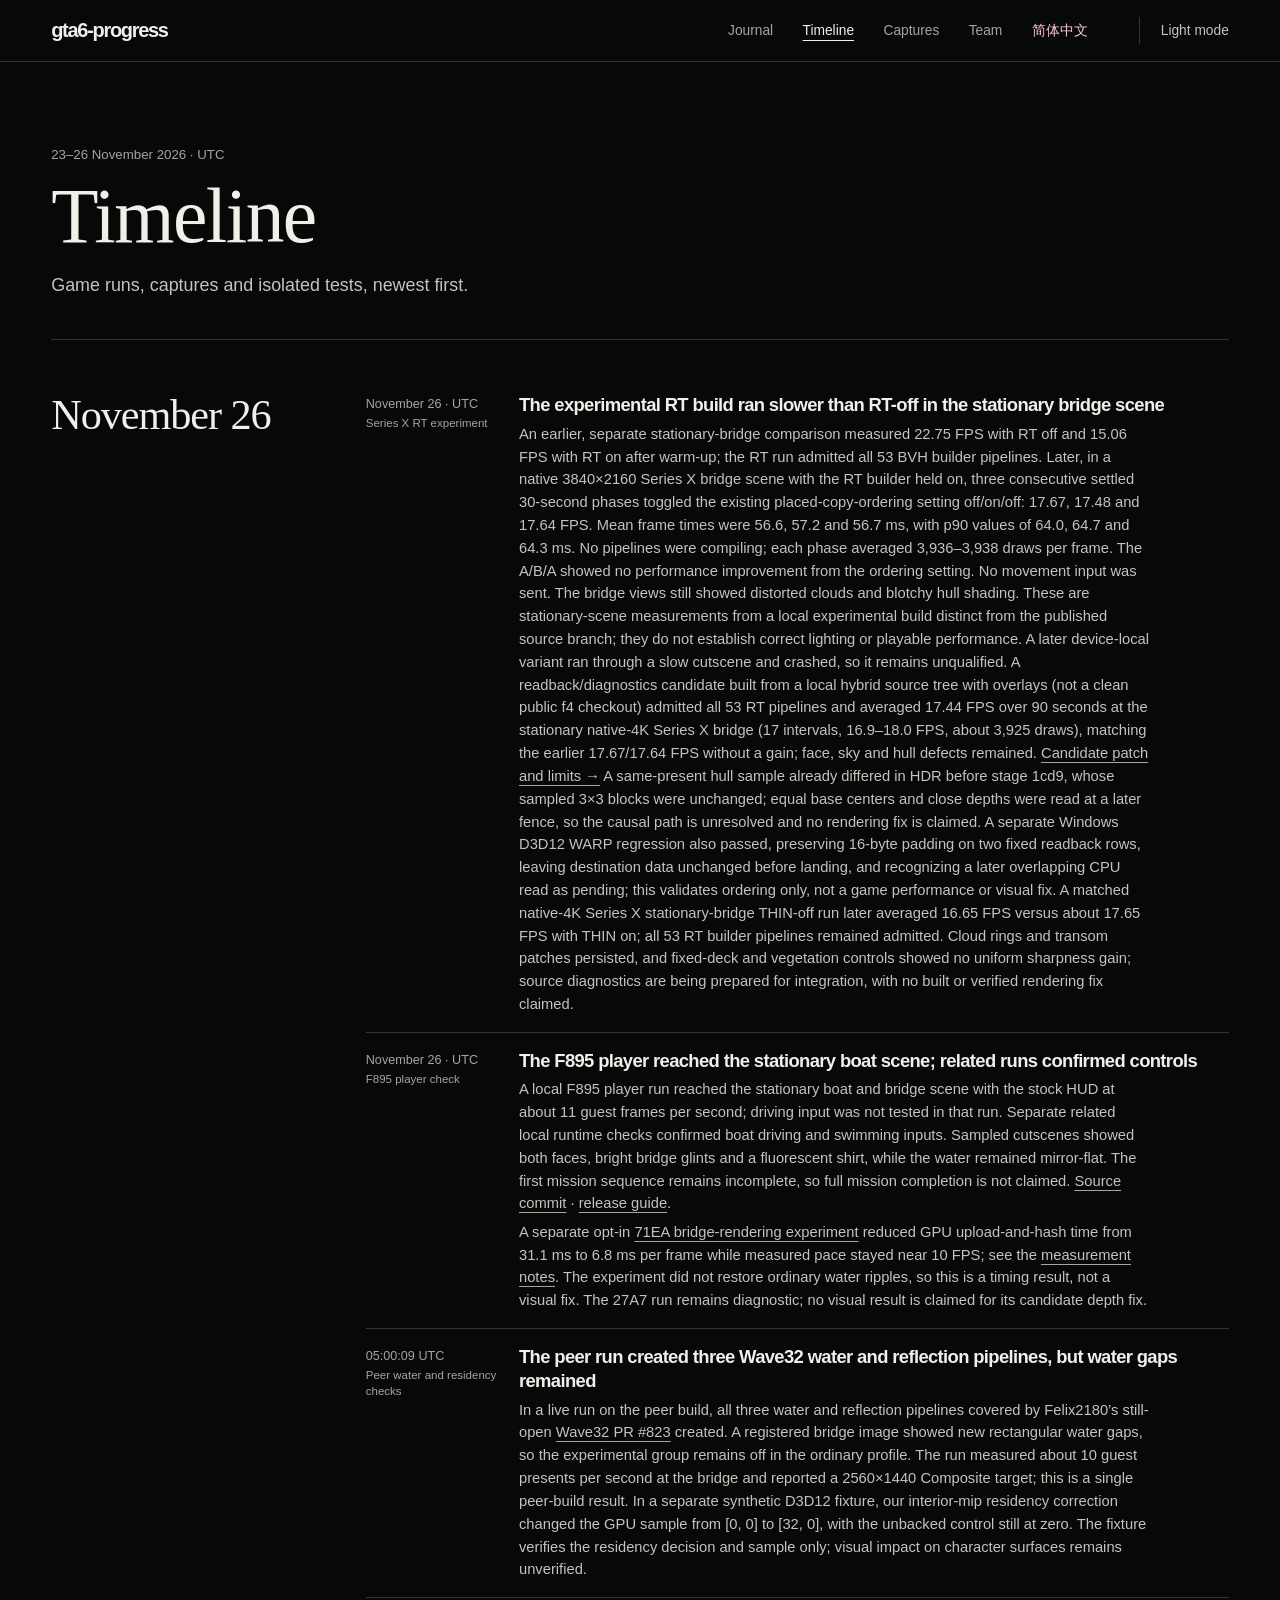
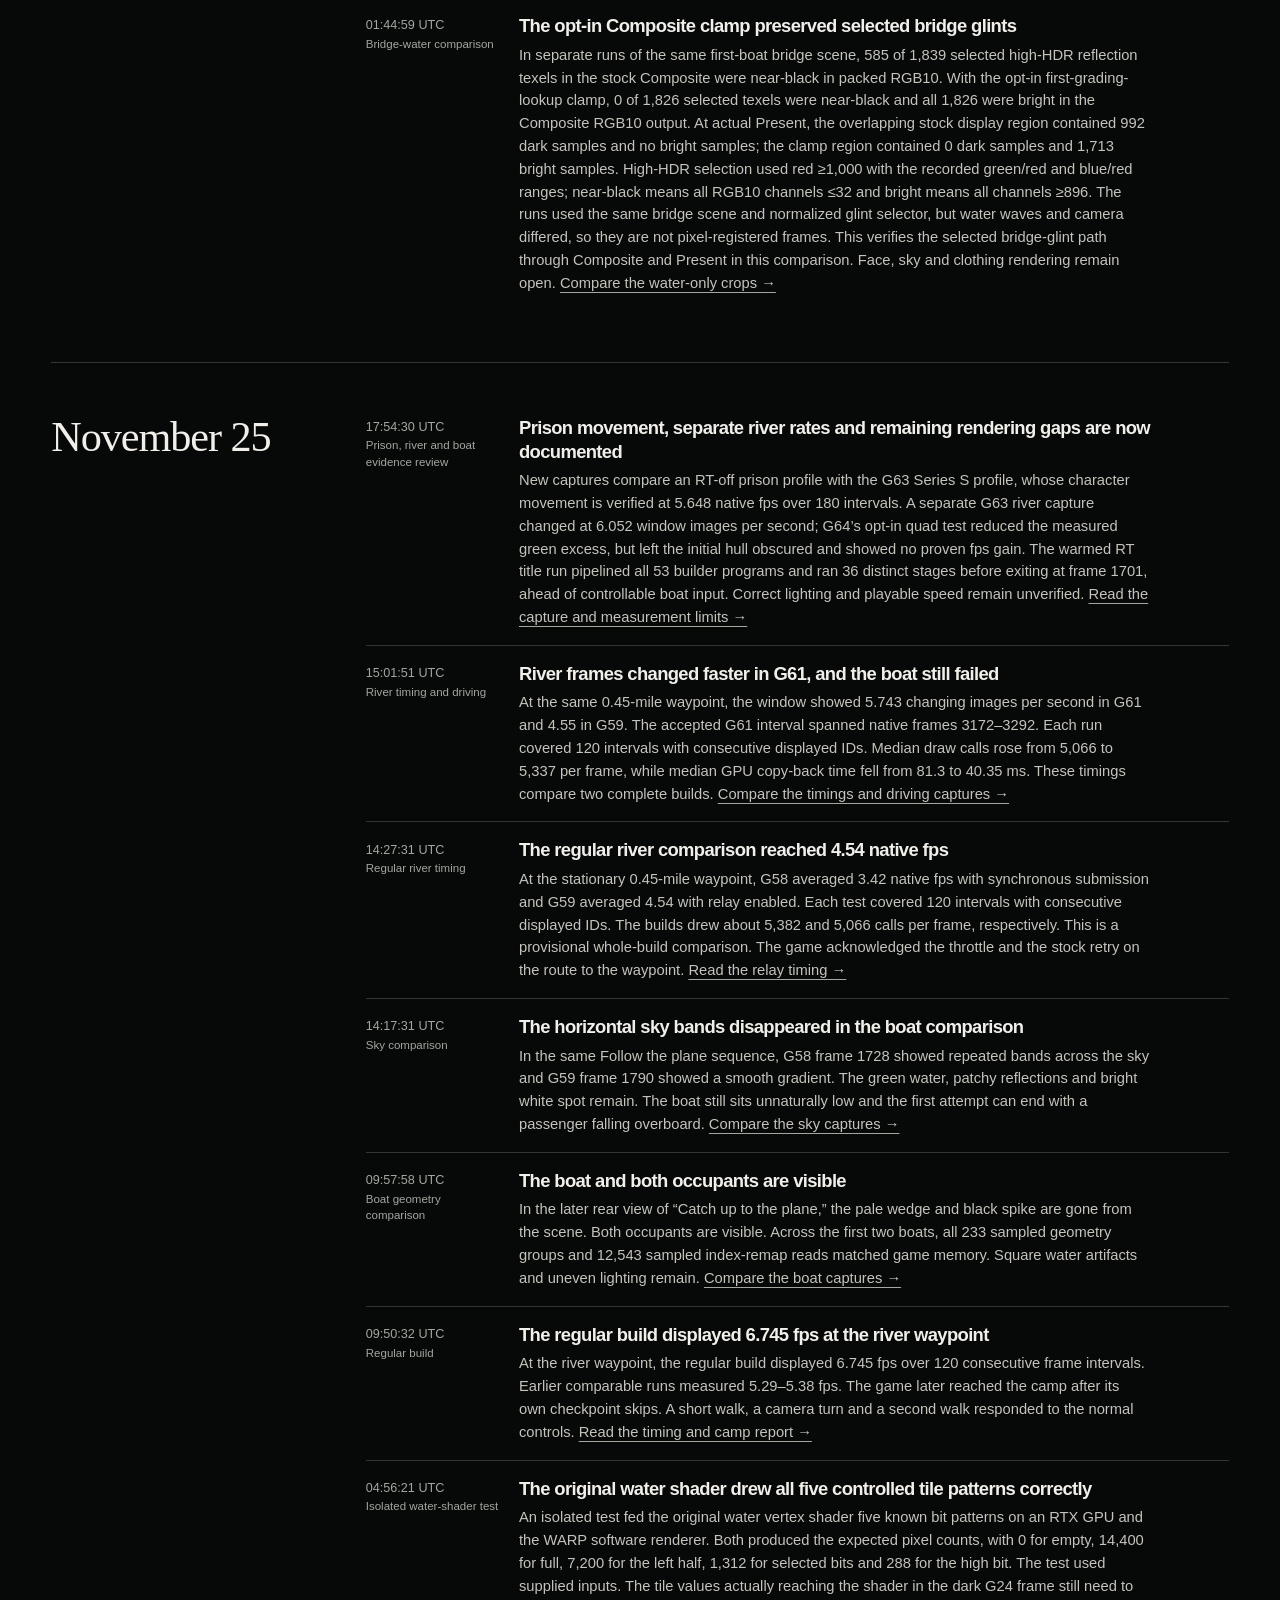
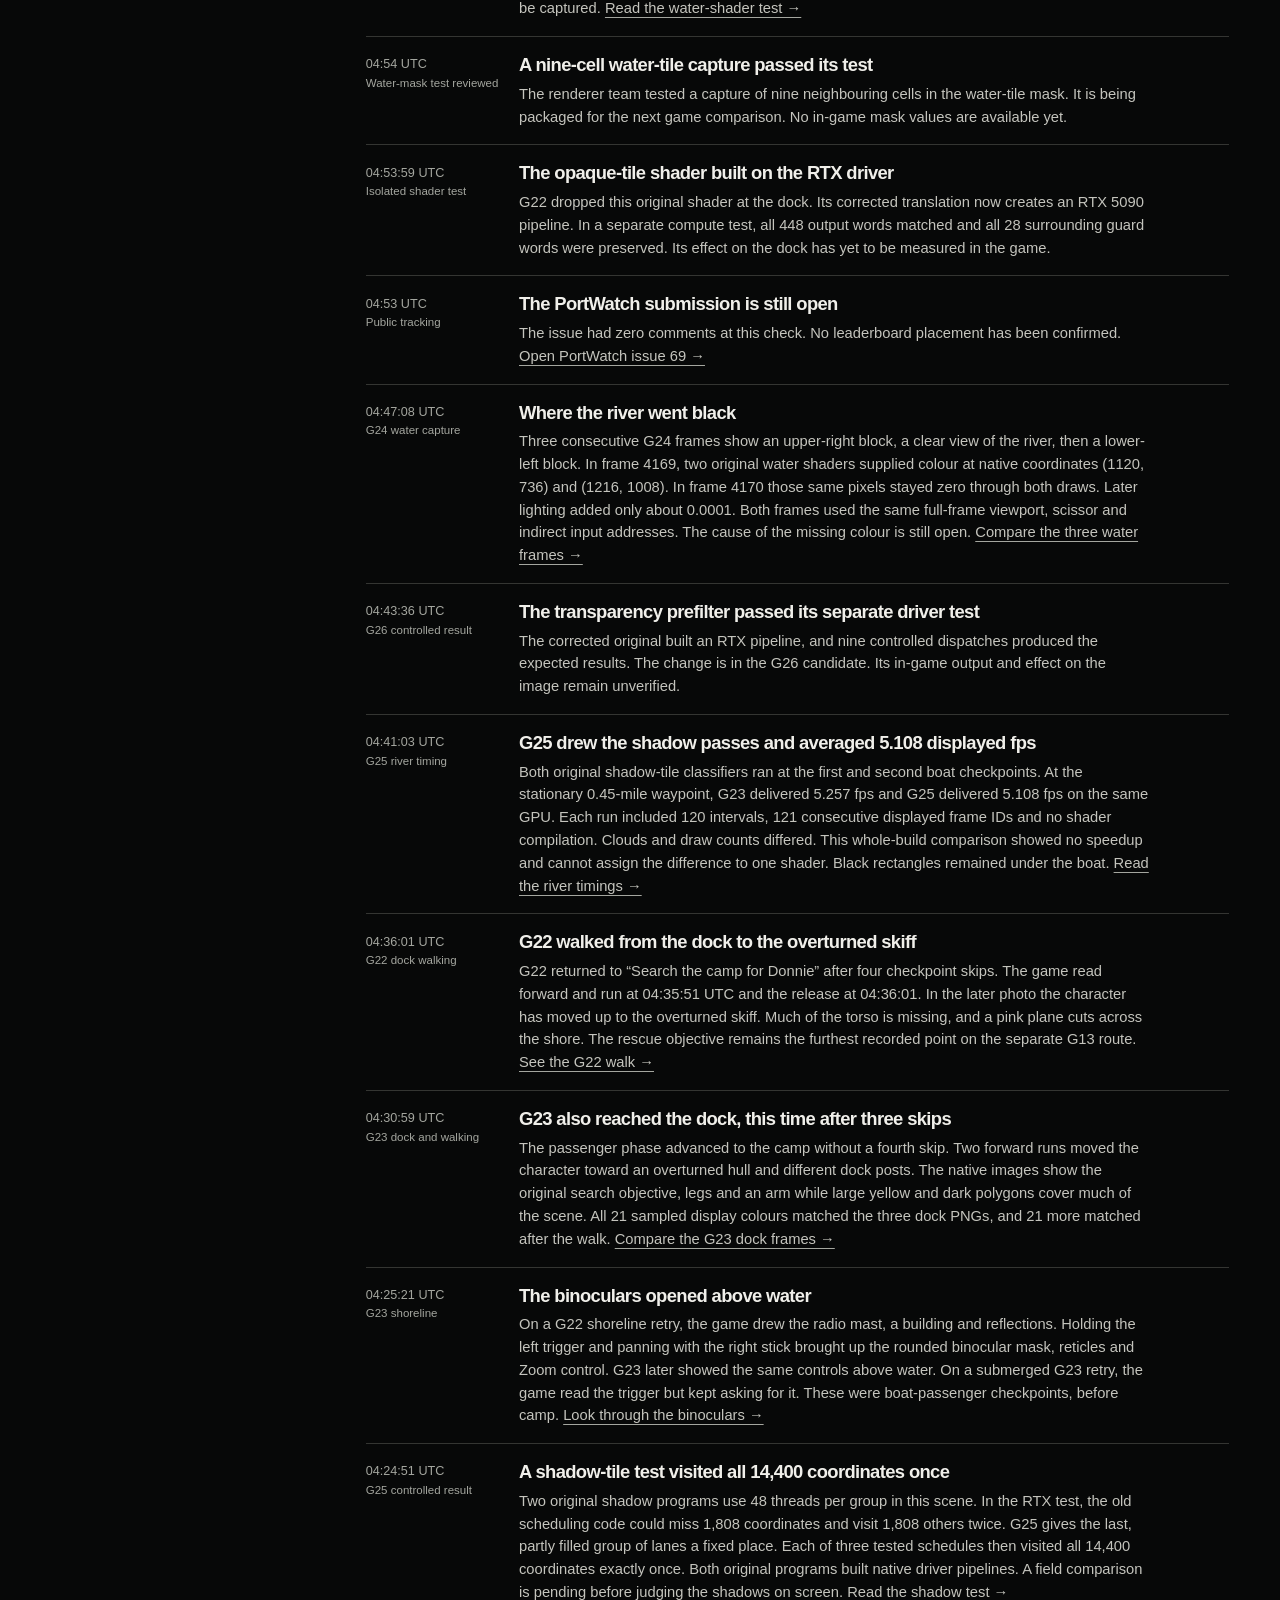
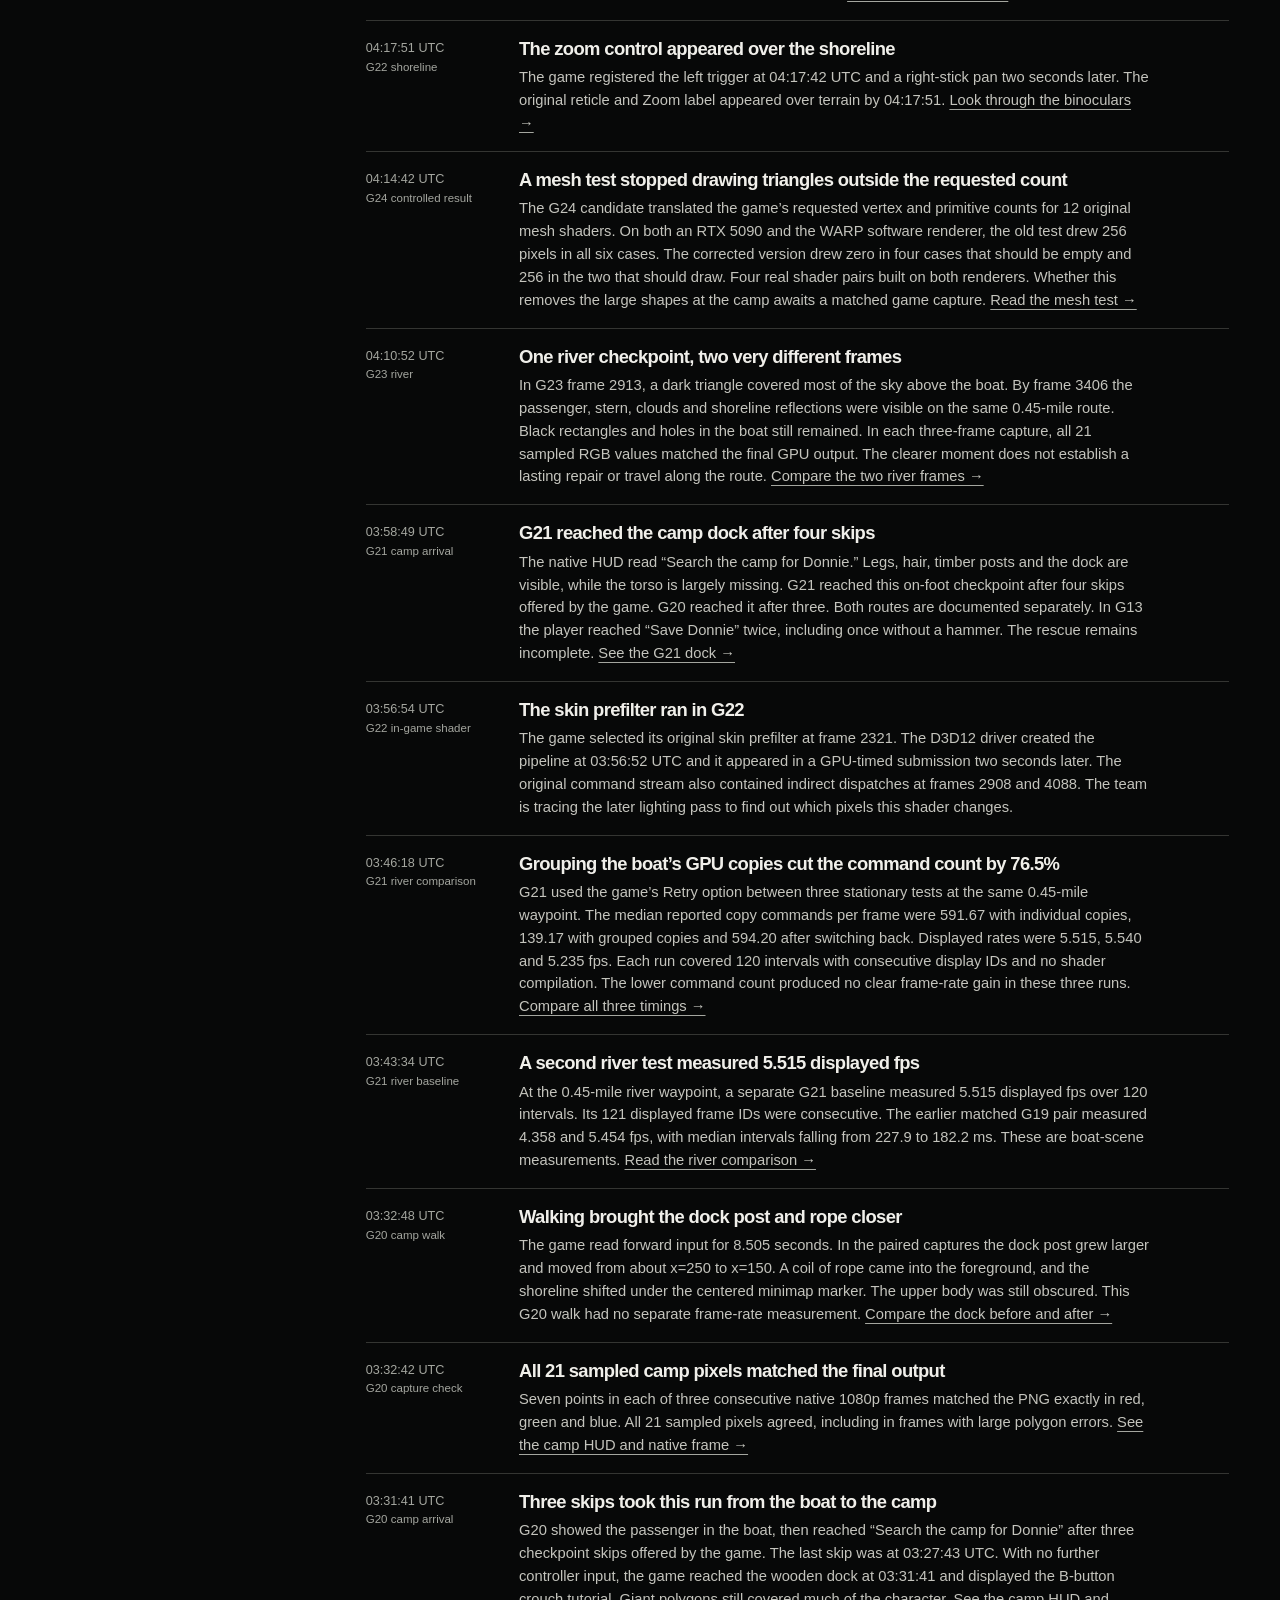
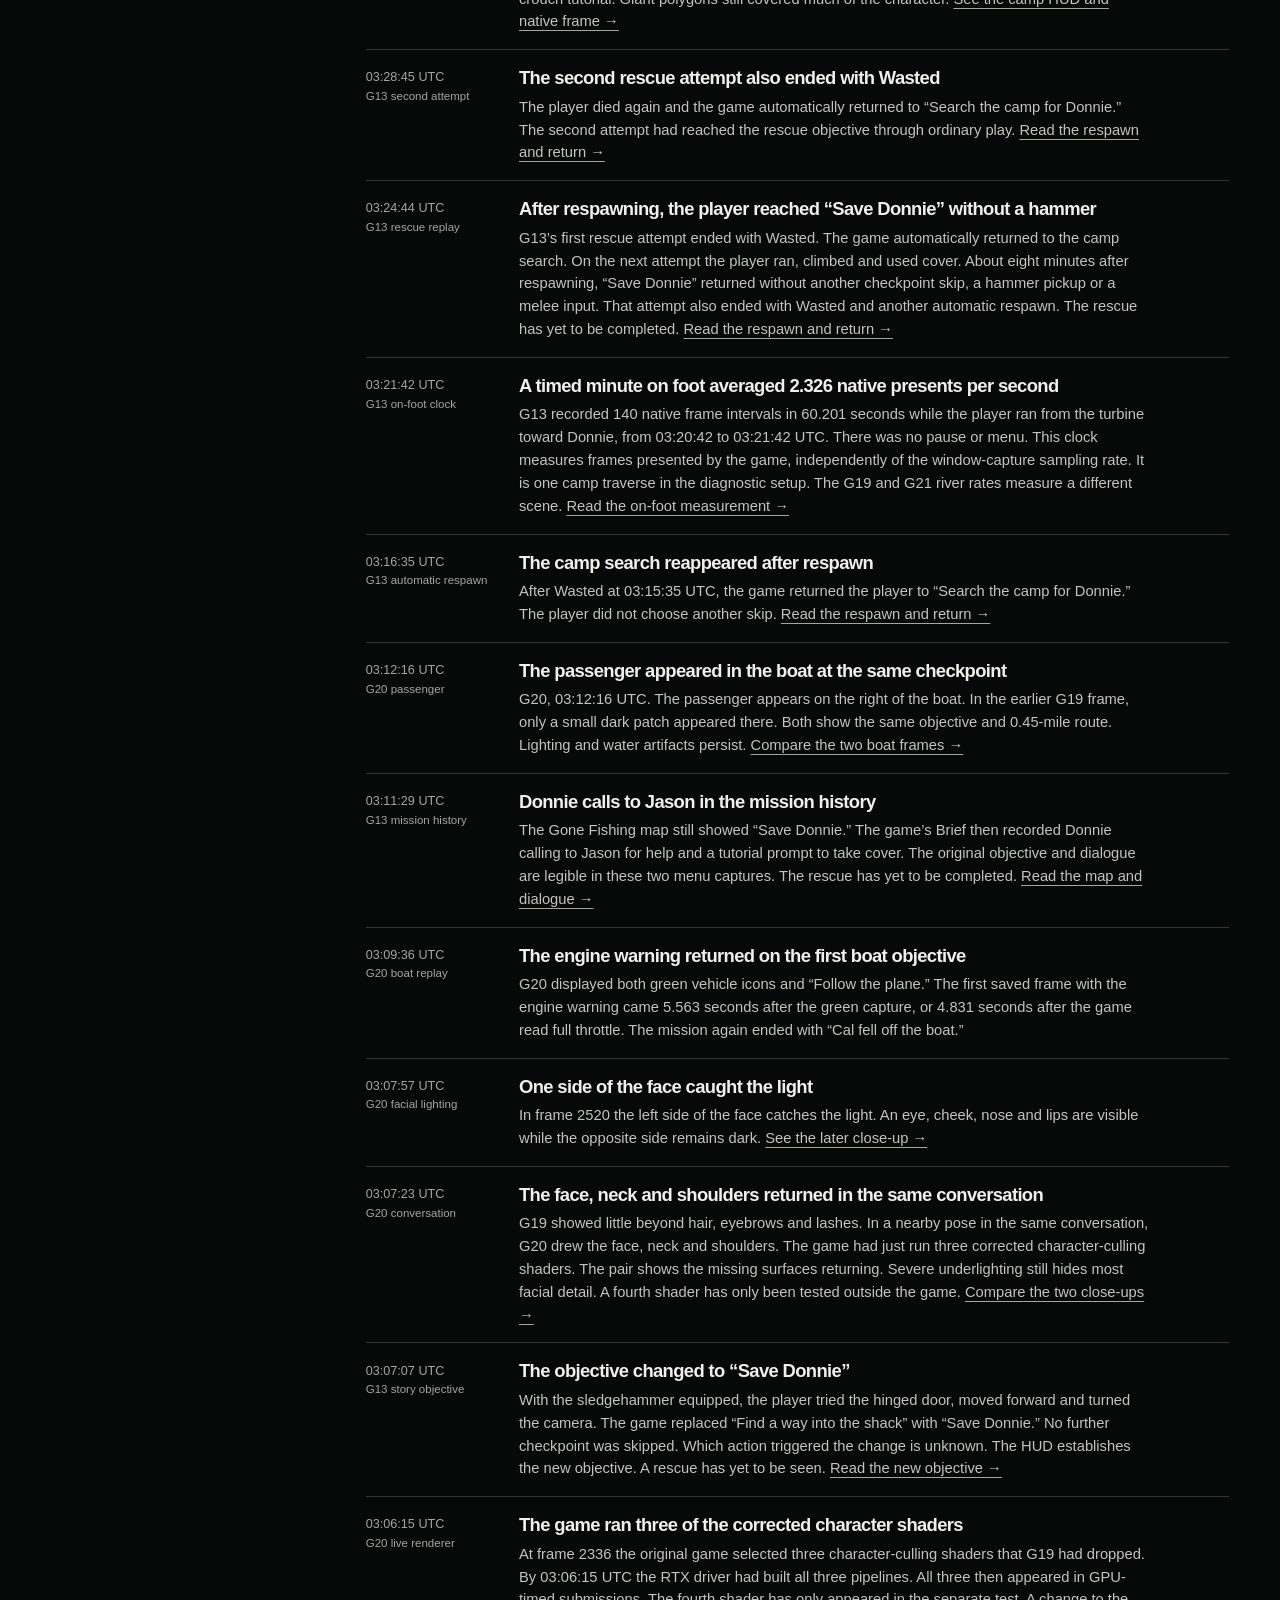
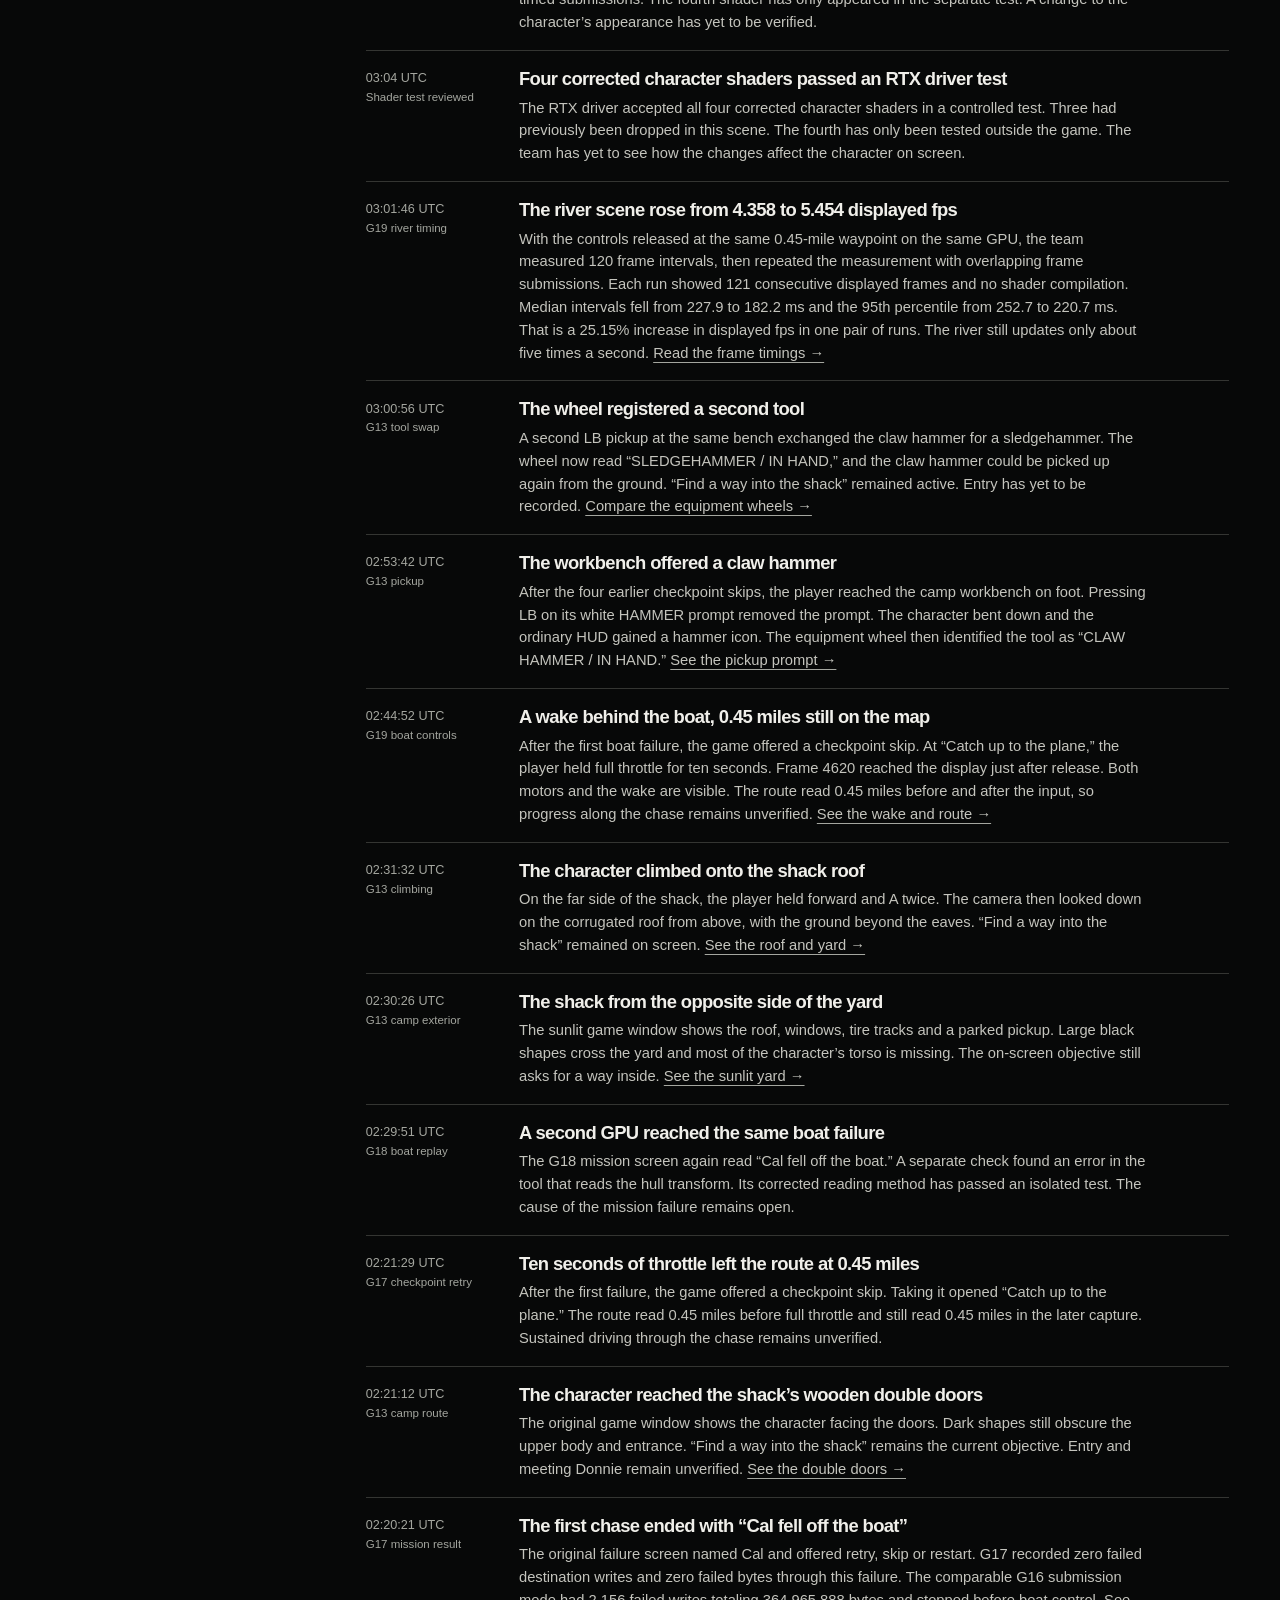
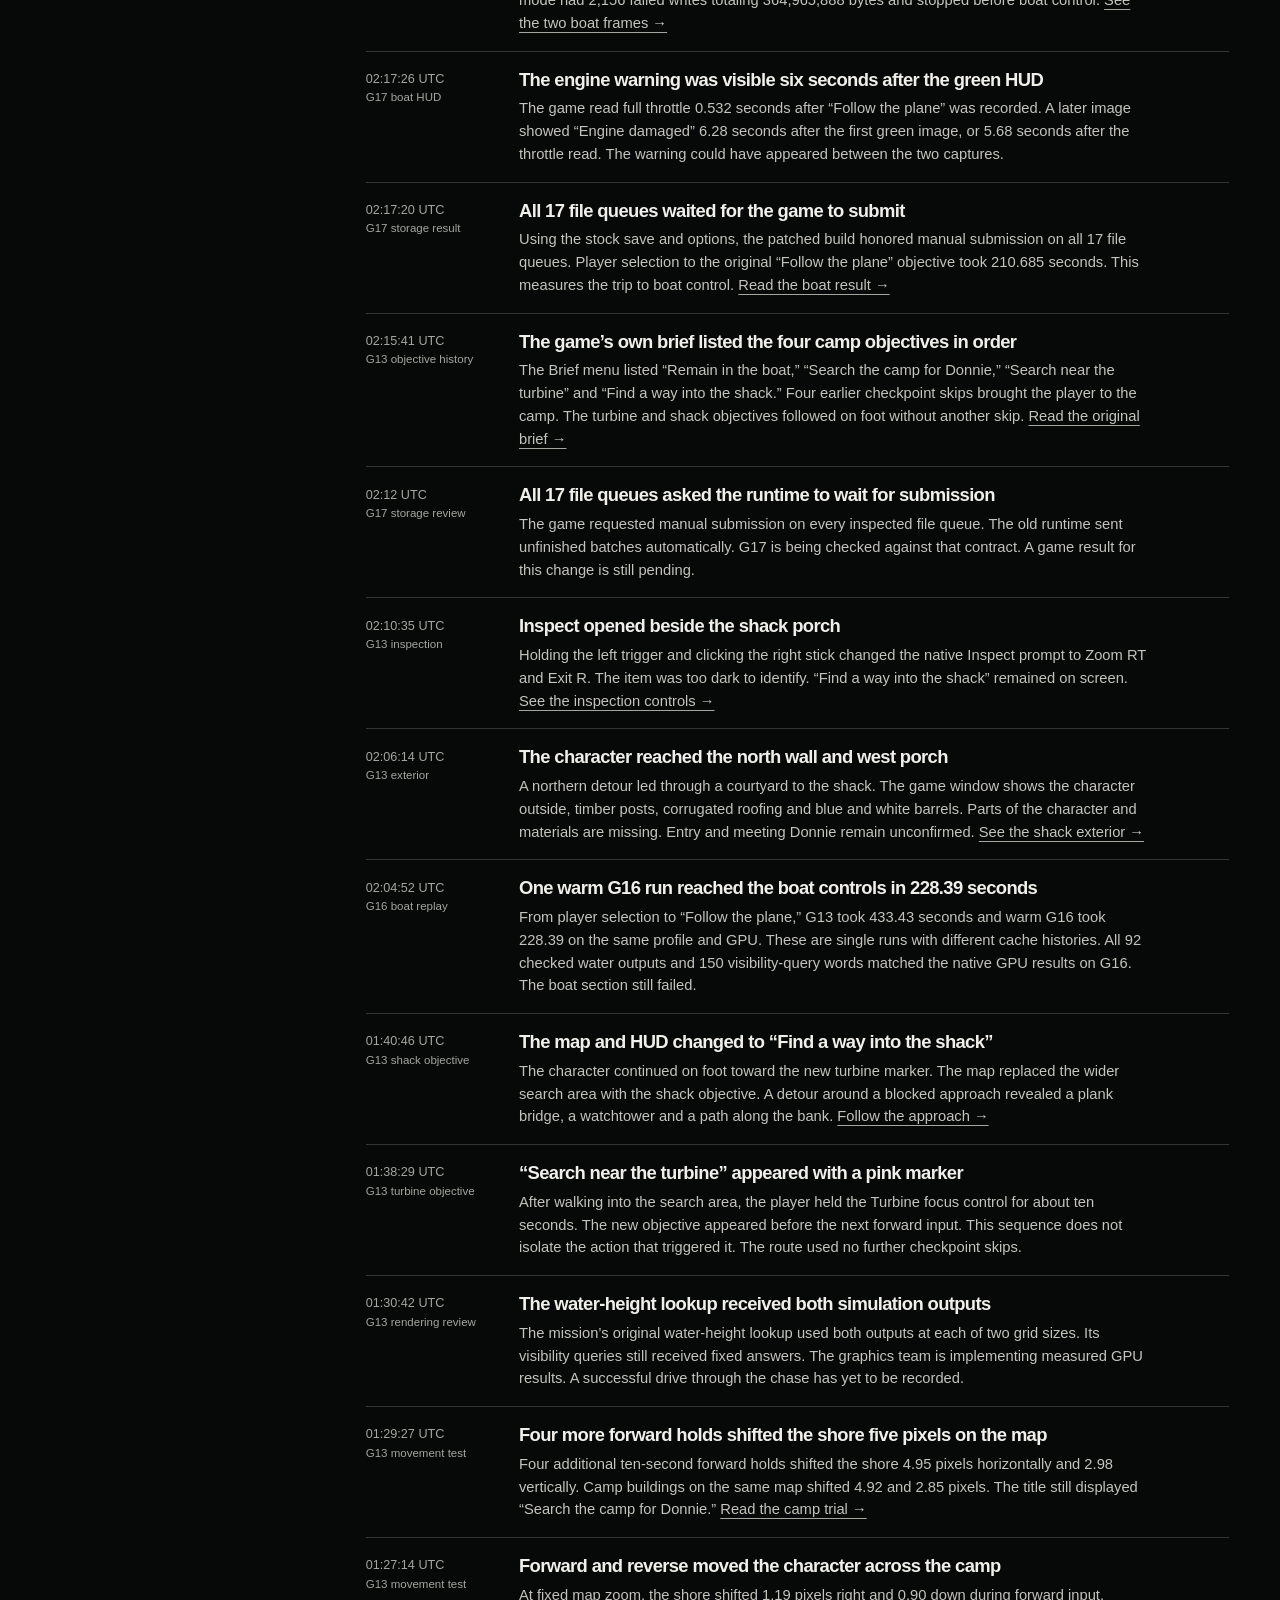
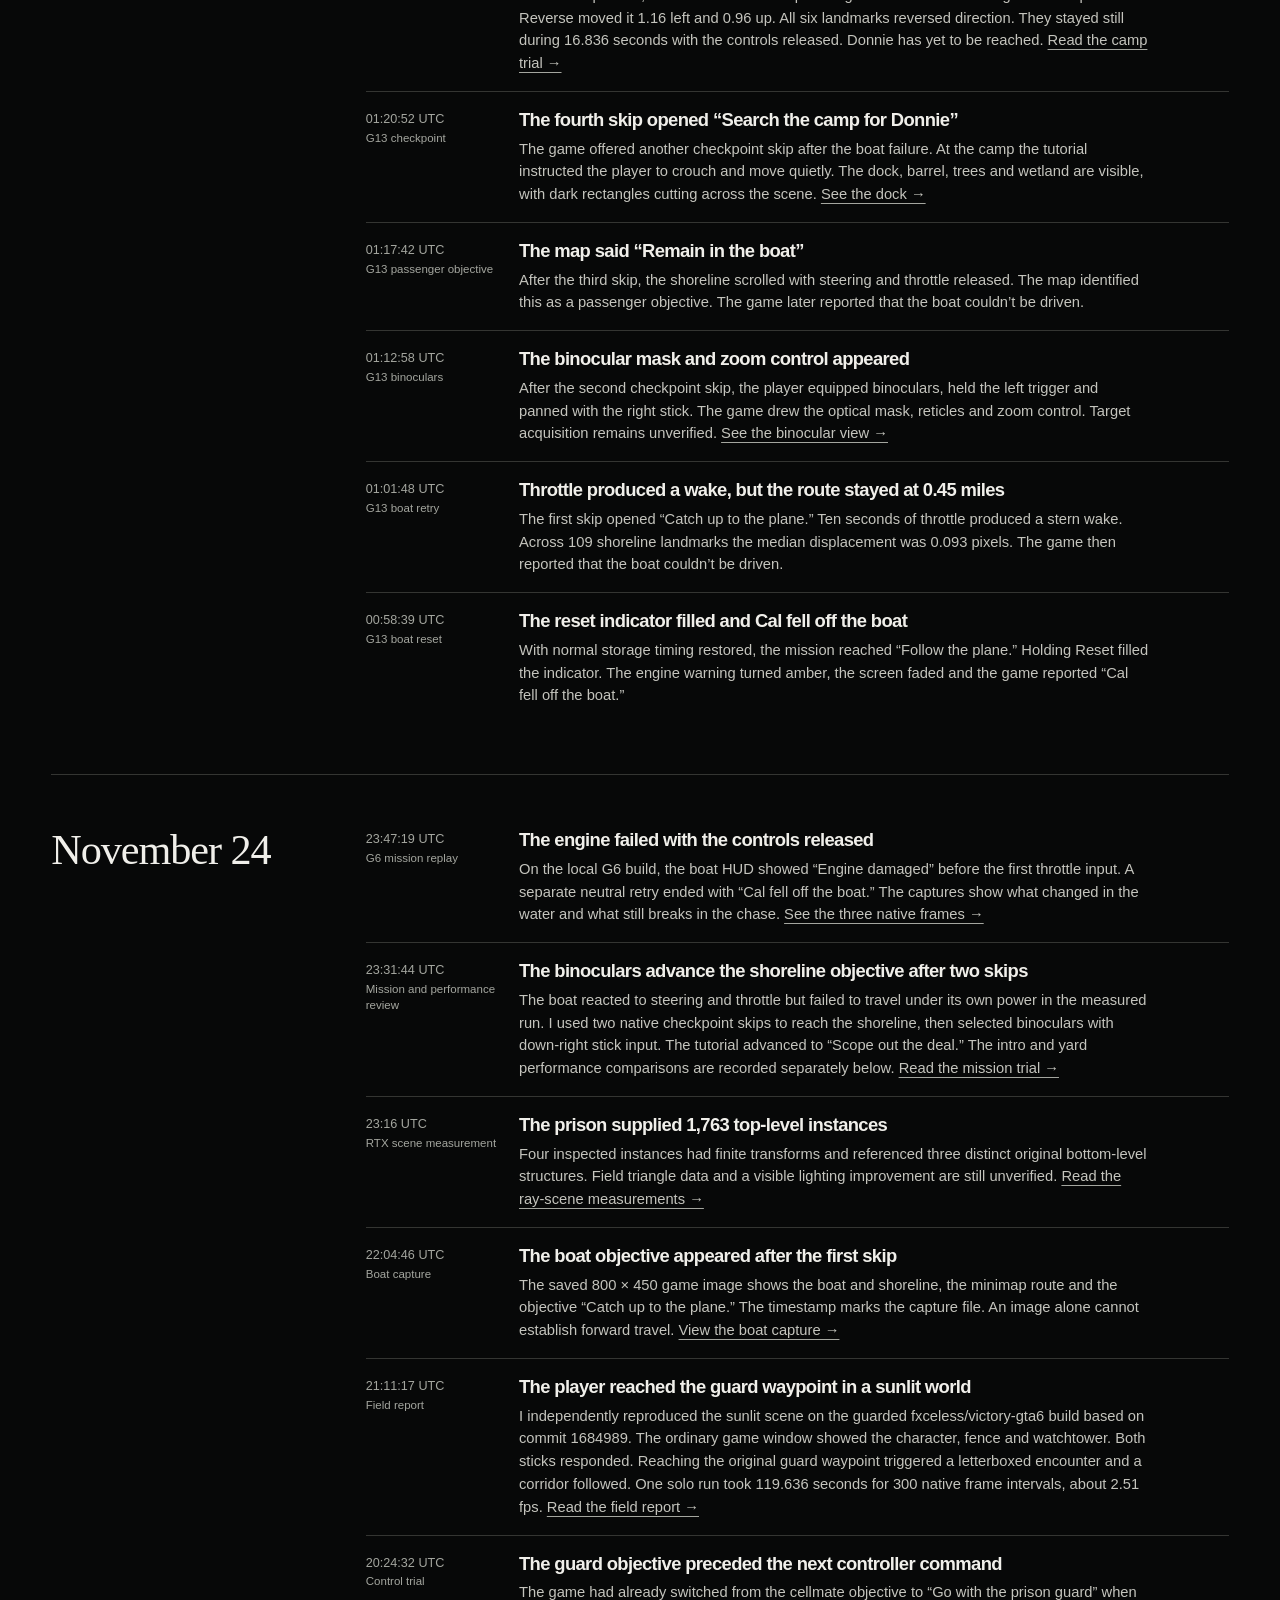
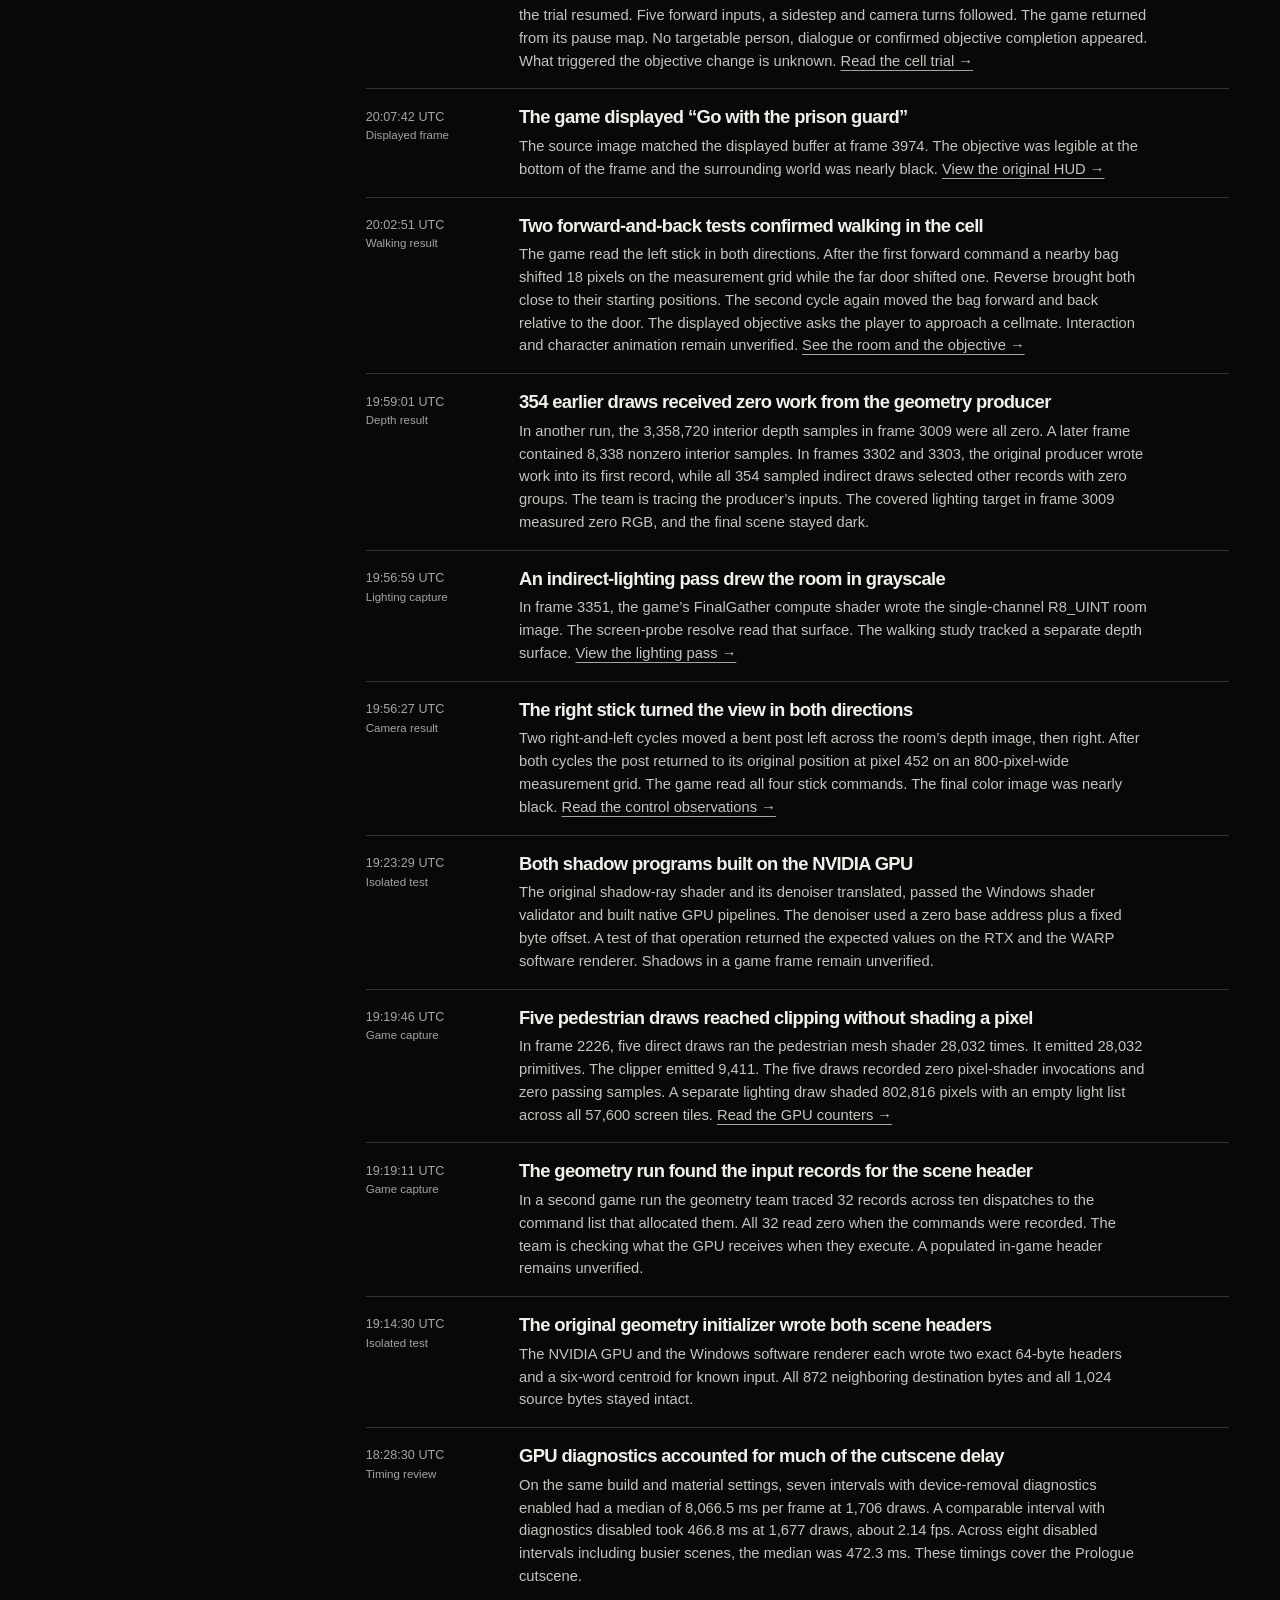
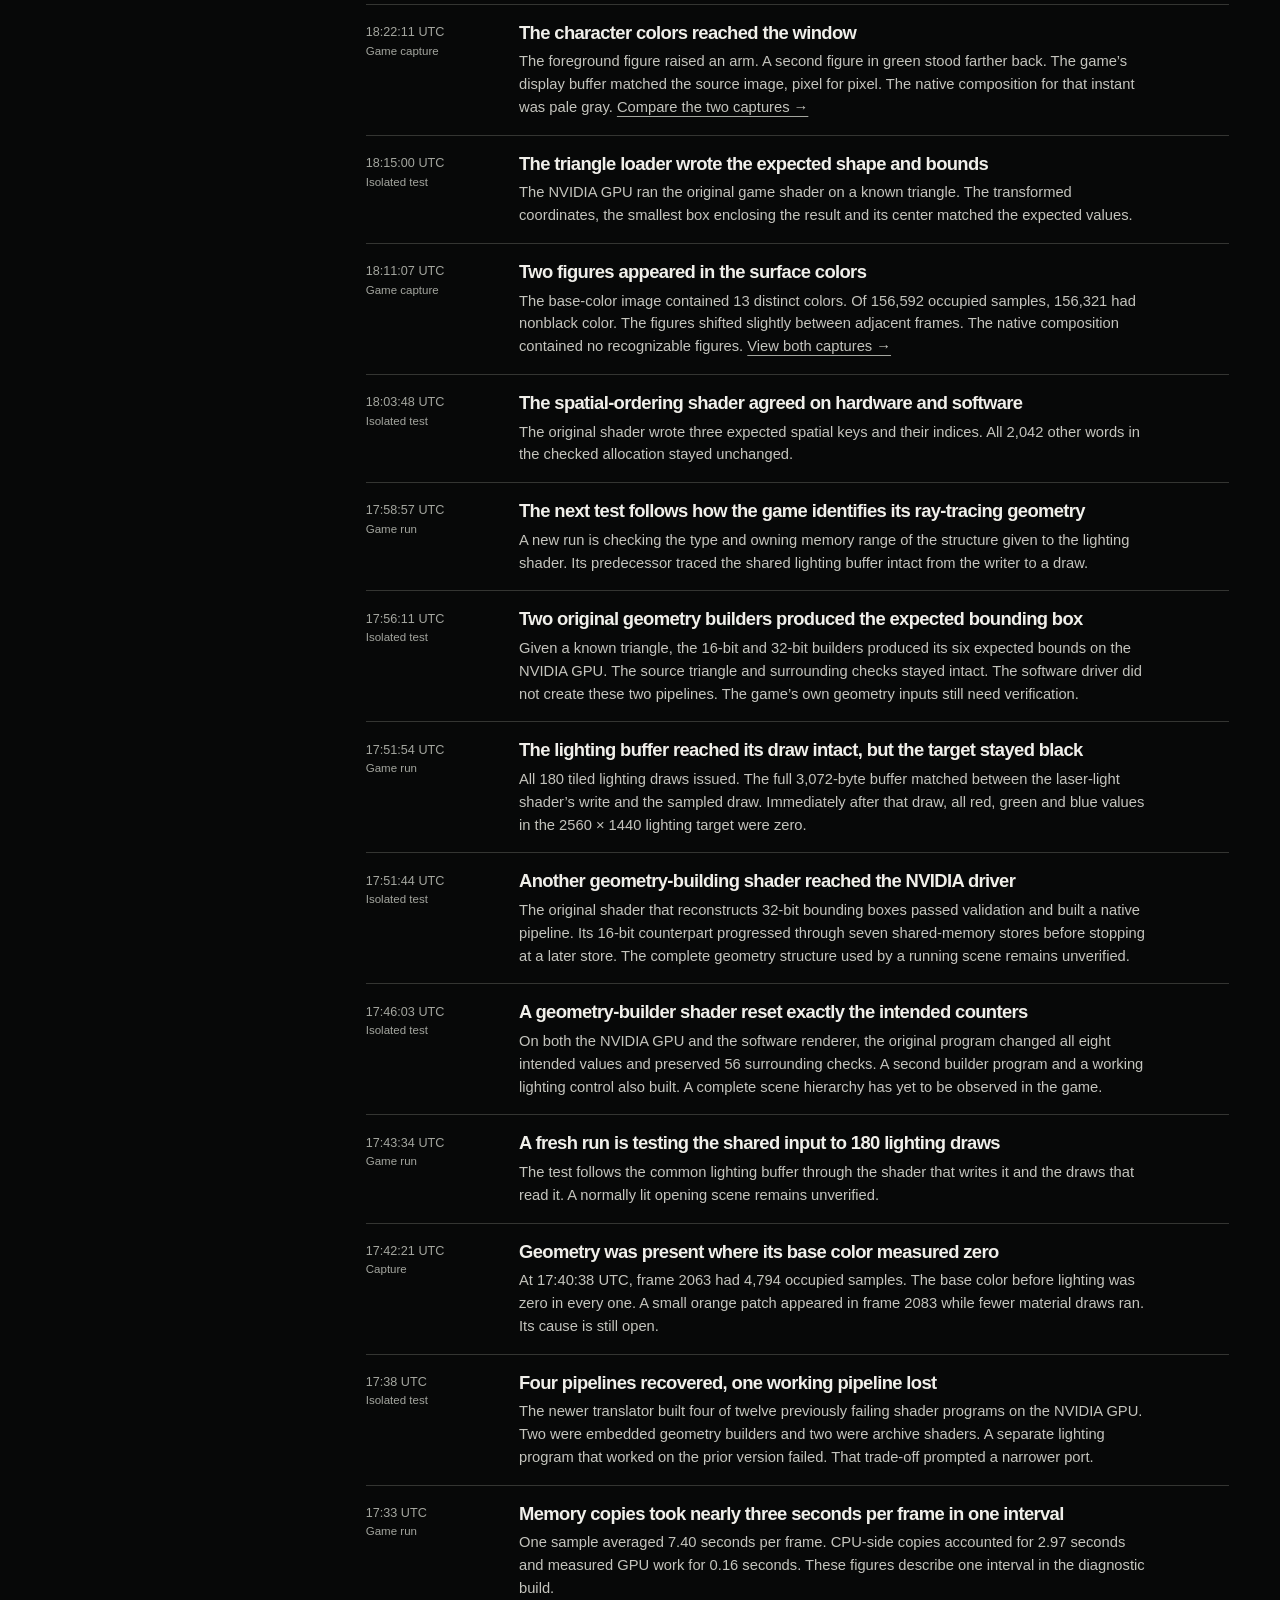
<file: en/timeline.html>
<!doctype html>
<html lang="en"><head><meta charset="utf-8"><meta name="viewport" content="width=device-width,initial-scale=1"><meta name="color-scheme" content="light dark">
<title>Mission, rendering and performance timeline | gta6-progress</title><meta name="description" content="Dated game captures, controlled comparisons and isolated rendering tests in UTC."><link rel="canonical" href="https://cuebert.github.io/gta6-progress/en/timeline.html">
<meta name="journal-updated" content="2026-11-26T14:09:21Z"><meta property="og:type" content="website"><meta property="og:site_name" content="gta6-progress"><meta property="og:title" content="Mission, rendering and performance timeline | gta6-progress"><meta property="og:description" content="Dated game captures, controlled comparisons and isolated rendering tests in UTC."><meta property="og:url" content="https://cuebert.github.io/gta6-progress/en/timeline.html"><meta property="og:image" content="https://cuebert.github.io/gta6-progress/images/prison-seriesx-rt-off.webp"><meta property="og:image:alt" content="DexNom-based Series X prison view with hair, neck and collar detail; the title ray-tracing builder is off."><meta name="twitter:card" content="summary_large_image">
<link rel="stylesheet" href="../journal.css?v=editions"><script src="../appearance.js?v=editions"></script><script type="application/ld+json">{"@context": "https://schema.org", "@type": "WebPage", "name": "Mission, rendering and performance timeline | gta6-progress", "url": "https://cuebert.github.io/gta6-progress/en/timeline.html", "description": "Dated game captures, controlled comparisons and isolated rendering tests in UTC.", "dateModified": "2026-11-26T14:09:21Z", "image": {"@type": "ImageObject", "url": "https://cuebert.github.io/gta6-progress/images/prison-seriesx-rt-off.webp", "caption": "DexNom-based Series X prison view with hair, neck and collar detail; the title ray-tracing builder is off."}, "isPartOf": {"@type": "WebSite", "name": "gta6-progress", "url": "https://cuebert.github.io/gta6-progress/"}, "inLanguage": "en"}</script><link rel="alternate" hreflang="zh-Hans" href="https://cuebert.github.io/gta6-progress/timeline.html"><link rel="alternate" hreflang="en" href="https://cuebert.github.io/gta6-progress/en/timeline.html"><link rel="alternate" hreflang="x-default" href="https://cuebert.github.io/gta6-progress/timeline.html"><meta property="og:locale" content="en_US"></head>
<body><a class="skip" href="#content">Skip to content</a><header class="mast"><div class="shell"><a class="brand" href="index.html">gta6-progress</a><nav aria-label="Main"><a href="index.html">Journal</a><a href="timeline.html" aria-current="page">Timeline</a><a href="evidence.html">Captures</a><a href="index.html#team">Team</a><a href="../timeline.html" hreflang="zh-Hans" lang="zh-Hans" class="edition">简体中文</a></nav><button id="theme" type="button" aria-label="Change color theme" hidden>Theme</button></div></header>
<main id="content" class="shell"><header class="page-intro"><p class="imprint">23–26 November 2026 · UTC</p><h1>Timeline</h1><p>Game runs, captures and isolated tests, newest first.</p></header><section class="book-section"><div class="side-title"><h2>November 26</h2></div><div class="entries"><article class="entry" id="event-26-rt-seriesx" data-record="26-rt-seriesx"><a class="entry-time" href="#event-26-rt-seriesx"><time datetime="2026-11-26">November 26 · UTC</time><small>Series X RT experiment</small></a><div><h3>The experimental RT build ran slower than RT-off in the stationary bridge scene</h3><p>An earlier, separate stationary-bridge comparison measured 22.75 FPS with RT off and 15.06 FPS with RT on after warm-up; the RT run admitted all 53 BVH builder pipelines. Later, in a native 3840×2160 Series X bridge scene with the RT builder held on, three consecutive settled 30-second phases toggled the existing placed-copy-ordering setting off/on/off: 17.67, 17.48 and 17.64 FPS. Mean frame times were 56.6, 57.2 and 56.7 ms, with p90 values of 64.0, 64.7 and 64.3 ms. No pipelines were compiling; each phase averaged 3,936–3,938 draws per frame. The A/B/A showed no performance improvement from the ordering setting. No movement input was sent. The bridge views still showed distorted clouds and blotchy hull shading. These are stationary-scene measurements from a local experimental build distinct from the published source branch; they do not establish correct lighting or playable performance. A later device-local variant ran through a slow cutscene and crashed, so it remains unqualified. A readback/diagnostics candidate built from a local hybrid source tree with overlays (not a clean public f4 checkout) admitted all 53 RT pipelines and averaged 17.44 FPS over 90 seconds at the stationary native-4K Series X bridge (17 intervals, 16.9–18.0 FPS, about 3,925 draws), matching the earlier 17.67/17.64 FPS without a gain; face, sky and hull defects remained. <a href="https://github.com/Cuebert/VIctory/tree/experiment/cool-fox-readback/experiments/cool-fox-readback">Candidate patch and limits →</a> A same-present hull sample already differed in HDR before stage 1cd9, whose sampled 3×3 blocks were unchanged; equal base centers and close depths were read at a later fence, so the causal path is unresolved and no rendering fix is claimed. A separate Windows D3D12 WARP regression also passed, preserving 16-byte padding on two fixed readback rows, leaving destination data unchanged before landing, and recognizing a later overlapping CPU read as pending; this validates ordering only, not a game performance or visual fix. A matched native-4K Series X stationary-bridge THIN-off run later averaged 16.65 FPS versus about 17.65 FPS with THIN on; all 53 RT builder pipelines remained admitted. Cloud rings and transom patches persisted, and fixed-deck and vegetation controls showed no uniform sharpness gain; source diagnostics are being prepared for integration, with no built or verified rendering fix claimed.</p></div></article><article class="entry" id="event-26-f895-player" data-record="26-f895-player"><a class="entry-time" href="#event-26-f895-player"><time datetime="2026-11-26">November 26 · UTC</time><small>F895 player check</small></a><div><h3>The F895 player reached the stationary boat scene; related runs confirmed controls</h3><p>A local F895 player run reached the stationary boat and bridge scene with the stock HUD at about 11 guest frames per second; driving input was not tested in that run. Separate related local runtime checks confirmed boat driving and swimming inputs. Sampled cutscenes showed both faces, bright bridge glints and a fluorescent shirt, while the water remained mirror-flat. The first mission sequence remains incomplete, so full mission completion is not claimed. <a href="https://github.com/Cuebert/VIctory/commit/cf4aa29f428381a305f37771b3f08d2d45787eac">Source commit</a> · <a href="https://github.com/Cuebert/VIctory/blob/release/f895-player-public/docs/f895-player-release.md">release guide</a>.</p><p>A separate opt-in <a href="https://github.com/Cuebert/VIctory/tree/experiment/bridge-rendering">71EA bridge-rendering experiment</a> reduced GPU upload-and-hash time from 31.1 ms to 6.8 ms per frame while measured pace stayed near 10 FPS; see the <a href="https://github.com/Cuebert/VIctory/blob/dca8e19fb49227dcb03bd8de4c875c4bed20b24a/docs/bridge-rendering-experiments.md">measurement notes</a>. The experiment did not restore ordinary water ripples, so this is a timing result, not a visual fix. The 27A7 run remains diagnostic; no visual result is claimed for its candidate depth fix.</p></div></article><article class="entry" id="event-26-050009" data-record="26-050009"><a class="entry-time" href="#event-26-050009"><time datetime="2026-11-26T05:00:09Z">05:00:09 UTC</time><small>Peer water and residency checks</small></a><div><h3>The peer run created three Wave32 water and reflection pipelines, but water gaps remained</h3><p>In a live run on the peer build, all three water and reflection pipelines covered by Felix2180’s still-open <a href="https://github.com/fxceless/victory-fork/pull/823">Wave32 PR #823</a> created. A registered bridge image showed new rectangular water gaps, so the experimental group remains off in the ordinary profile. The run measured about 10 guest presents per second at the bridge and reported a 2560×1440 Composite target; this is a single peer-build result. In a separate synthetic D3D12 fixture, our interior-mip residency correction changed the GPU sample from [0, 0] to [32, 0], with the unbacked control still at zero. The fixture verifies the residency decision and sample only; visual impact on character surfaces remains unverified.</p></div></article><article class="entry" id="event-26-014459" data-record="26-014459"><a class="entry-time" href="#event-26-014459"><time datetime="2026-11-26T01:44:59Z">01:44:59 UTC</time><small>Bridge-water comparison</small></a><div><h3>The opt-in Composite clamp preserved selected bridge glints</h3><p>In separate runs of the same first-boat bridge scene, 585 of 1,839 selected high-HDR reflection texels in the stock Composite were near-black in packed RGB10. With the opt-in first-grading-lookup clamp, 0 of 1,826 selected texels were near-black and all 1,826 were bright in the Composite RGB10 output. At actual Present, the overlapping stock display region contained 992 dark samples and no bright samples; the clamp region contained 0 dark samples and 1,713 bright samples. High-HDR selection used red ≥1,000 with the recorded green/red and blue/red ranges; near-black means all RGB10 channels ≤32 and bright means all channels ≥896. The runs used the same bridge scene and normalized glint selector, but water waves and camera differed, so they are not pixel-registered frames. This verifies the selected bridge-glint path through Composite and Present in this comparison. Face, sky and clothing rendering remain open. <a href="evidence.html#bridge-reflections">Compare the water-only crops →</a></p></div></article></div></section><section class="book-section"><div class="side-title"><h2>November 25</h2></div><div class="entries"><article class="entry" id="event-25-175430" data-record="25-175430"><a class="entry-time" href="#event-25-175430"><time datetime="2026-11-25T17:54:30Z">17:54:30 UTC</time><small>Prison, river and boat evidence review</small></a><div><h3>Prison movement, separate river rates and remaining rendering gaps are now documented</h3><p>New captures compare an RT-off prison profile with the G63 Series S profile, whose character movement is verified at 5.648 native fps over 180 intervals. A separate G63 river capture changed at 6.052 window images per second; G64’s opt-in quad test reduced the measured green excess, but left the initial hull obscured and showed no proven fps gain. The warmed RT title run pipelined all 53 builder programs and ran 36 distinct stages before exiting at frame 1701, ahead of controllable boat input. Correct lighting and playable speed remain unverified. <a href="evidence.html#g65-prison">Read the capture and measurement limits →</a></p></div></article><article class="entry" id="event-25-150151" data-record="25-150151"><a class="entry-time" href="#event-25-150151"><time datetime="2026-11-25T15:01:51Z">15:01:51 UTC</time><small>River timing and driving</small></a><div><h3>River frames changed faster in G61, and the boat still failed</h3><p>At the same 0.45-mile waypoint, the window showed 5.743 changing images per second in G61 and 4.55 in G59. The accepted G61 interval spanned native frames 3172–3292. Each run covered 120 intervals with consecutive displayed IDs. Median draw calls rose from 5,066 to 5,337 per frame, while median GPU copy-back time fell from 81.3 to 40.35 ms. These timings compare two complete builds. <a href="evidence.html#g61-river-driving">Compare the timings and driving captures →</a></p></div></article><article class="entry" id="event-25-142731" data-record="25-142731"><a class="entry-time" href="#event-25-142731"><time datetime="2026-11-25T14:27:31Z">14:27:31 UTC</time><small>Regular river timing</small></a><div><h3>The regular river comparison reached 4.54 native fps</h3><p>At the stationary 0.45-mile waypoint, G58 averaged 3.42 native fps with synchronous submission and G59 averaged 4.54 with relay enabled. Each test covered 120 intervals with consecutive displayed IDs. The builds drew about 5,382 and 5,066 calls per frame, respectively. This is a provisional whole-build comparison. The game acknowledged the throttle and the stock retry on the route to the waypoint. <a href="evidence.html#g59-river-relay">Read the relay timing →</a></p></div></article><article class="entry" id="event-25-141731" data-record="25-141731"><a class="entry-time" href="#event-25-141731"><time datetime="2026-11-25T14:17:31Z">14:17:31 UTC</time><small>Sky comparison</small></a><div><h3>The horizontal sky bands disappeared in the boat comparison</h3><p>In the same Follow the plane sequence, G58 frame 1728 showed repeated bands across the sky and G59 frame 1790 showed a smooth gradient. The green water, patchy reflections and bright white spot remain. The boat still sits unnaturally low and the first attempt can end with a passenger falling overboard. <a href="evidence.html#g59-sky">Compare the sky captures →</a></p></div></article><article class="entry" id="event-25-095758" data-record="25-095758"><a class="entry-time" href="#event-25-095758"><time datetime="2026-11-25T09:57:58Z">09:57:58 UTC</time><small>Boat geometry comparison</small></a><div><h3>The boat and both occupants are visible</h3><p>In the later rear view of “Catch up to the plane,” the pale wedge and black spike are gone from the scene. Both occupants are visible. Across the first two boats, all 233 sampled geometry groups and 12,543 sampled index-remap reads matched game memory. Square water artifacts and uneven lighting remain. <a href="evidence.html#boat-geometry">Compare the boat captures →</a></p></div></article><article class="entry" id="event-25-095032" data-record="25-095032"><a class="entry-time" href="#event-25-095032"><time datetime="2026-11-25T09:50:32Z">09:50:32 UTC</time><small>Regular build</small></a><div><h3>The regular build displayed 6.745 fps at the river waypoint</h3><p>At the river waypoint, the regular build displayed 6.745 fps over 120 consecutive frame intervals. Earlier comparable runs measured 5.29–5.38 fps. The game later reached the camp after its own checkpoint skips. A short walk, a camera turn and a second walk responded to the normal controls. <a href="evidence.html#regular-river">Read the timing and camp report →</a></p></div></article><article class="entry" id="event-25-045621" data-record="25-045621"><a class="entry-time" href="#event-25-045621"><time datetime="2026-11-25T04:56:21Z">04:56:21 UTC</time><small>Isolated water-shader test</small></a><div><h3>The original water shader drew all five controlled tile patterns correctly</h3><p>An isolated test fed the original water vertex shader five known bit patterns on an RTX GPU and the WARP software renderer. Both produced the expected pixel counts, with 0 for empty, 14,400 for full, 7,200 for the left half, 1,312 for selected bits and 288 for the high bit. The test used supplied inputs. The tile values actually reaching the shader in the dark G24 frame still need to be captured. <a href="evidence.html#g24-water-fixture">Read the water-shader test →</a></p></div></article><article class="entry" id="event-25-0454" data-record="25-0454"><a class="entry-time" href="#event-25-0454"><time datetime="2026-11-25T04:54:00Z">04:54 UTC</time><small>Water-mask test reviewed</small></a><div><h3>A nine-cell water-tile capture passed its test</h3><p>The renderer team tested a capture of nine neighbouring cells in the water-tile mask. It is being packaged for the next game comparison. No in-game mask values are available yet.</p></div></article><article class="entry" id="event-25-045359" data-record="25-045359"><a class="entry-time" href="#event-25-045359"><time datetime="2026-11-25T04:53:59Z">04:53:59 UTC</time><small>Isolated shader test</small></a><div><h3>The opaque-tile shader built on the RTX driver</h3><p>G22 dropped this original shader at the dock. Its corrected translation now creates an RTX 5090 pipeline. In a separate compute test, all 448 output words matched and all 28 surrounding guard words were preserved. Its effect on the dock has yet to be measured in the game.</p></div></article><article class="entry" id="event-25-0453" data-record="25-0453"><a class="entry-time" href="#event-25-0453"><time datetime="2026-11-25T04:53:00Z">04:53 UTC</time><small>Public tracking</small></a><div><h3>The PortWatch submission is still open</h3><p>The issue had zero comments at this check. No leaderboard placement has been confirmed. <a href="https://github.com/4lwayz/portwatch-vi/issues/69">Open PortWatch issue 69 →</a></p></div></article><article class="entry" id="event-25-044708" data-record="25-044708"><a class="entry-time" href="#event-25-044708"><time datetime="2026-11-25T04:47:08Z">04:47:08 UTC</time><small>G24 water capture</small></a><div><h3>Where the river went black</h3><p>Three consecutive G24 frames show an upper-right block, a clear view of the river, then a lower-left block. In frame 4169, two original water shaders supplied colour at native coordinates (1120, 736) and (1216, 1008). In frame 4170 those same pixels stayed zero through both draws. Later lighting added only about 0.0001. Both frames used the same full-frame viewport, scissor and indirect input addresses. The cause of the missing colour is still open. <a href="evidence.html#g24-water">Compare the three water frames →</a></p></div></article><article class="entry" id="event-25-044336" data-record="25-044336"><a class="entry-time" href="#event-25-044336"><time datetime="2026-11-25T04:43:36Z">04:43:36 UTC</time><small>G26 controlled result</small></a><div><h3>The transparency prefilter passed its separate driver test</h3><p>The corrected original built an RTX pipeline, and nine controlled dispatches produced the expected results. The change is in the G26 candidate. Its in-game output and effect on the image remain unverified.</p></div></article><article class="entry" id="event-25-044103" data-record="25-044103"><a class="entry-time" href="#event-25-044103"><time datetime="2026-11-25T04:41:03Z">04:41:03 UTC</time><small>G25 river timing</small></a><div><h3>G25 drew the shadow passes and averaged 5.108 displayed fps</h3><p>Both original shadow-tile classifiers ran at the first and second boat checkpoints. At the stationary 0.45-mile waypoint, G23 delivered 5.257 fps and G25 delivered 5.108 fps on the same GPU. Each run included 120 intervals, 121 consecutive displayed frame IDs and no shader compilation. Clouds and draw counts differed. This whole-build comparison showed no speedup and cannot assign the difference to one shader. Black rectangles remained under the boat. <a href="evidence.html#g25-river">Read the river timings →</a></p></div></article><article class="entry" id="event-25-043601" data-record="25-043601"><a class="entry-time" href="#event-25-043601"><time datetime="2026-11-25T04:36:01Z">04:36:01 UTC</time><small>G22 dock walking</small></a><div><h3>G22 walked from the dock to the overturned skiff</h3><p>G22 returned to “Search the camp for Donnie” after four checkpoint skips. The game read forward and run at 04:35:51 UTC and the release at 04:36:01. In the later photo the character has moved up to the overturned skiff. Much of the torso is missing, and a pink plane cuts across the shore. The rescue objective remains the furthest recorded point on the separate G13 route. <a href="evidence.html#g22-camp-walk">See the G22 walk →</a></p></div></article><article class="entry" id="event-25-043059" data-record="25-043059"><a class="entry-time" href="#event-25-043059"><time datetime="2026-11-25T04:30:59Z">04:30:59 UTC</time><small>G23 dock and walking</small></a><div><h3>G23 also reached the dock, this time after three skips</h3><p>The passenger phase advanced to the camp without a fourth skip. Two forward runs moved the character toward an overturned hull and different dock posts. The native images show the original search objective, legs and an arm while large yellow and dark polygons cover much of the scene. All 21 sampled display colours matched the three dock PNGs, and 21 more matched after the walk. <a href="evidence.html#g23-camp-walk">Compare the G23 dock frames →</a></p></div></article><article class="entry" id="event-25-042521" data-record="25-042521"><a class="entry-time" href="#event-25-042521"><time datetime="2026-11-25T04:25:21Z">04:25:21 UTC</time><small>G23 shoreline</small></a><div><h3>The binoculars opened above water</h3><p>On a G22 shoreline retry, the game drew the radio mast, a building and reflections. Holding the left trigger and panning with the right stick brought up the rounded binocular mask, reticles and Zoom control. G23 later showed the same controls above water. On a submerged G23 retry, the game read the trigger but kept asking for it. These were boat-passenger checkpoints, before camp. <a href="evidence.html#g22-binoculars">Look through the binoculars →</a></p></div></article><article class="entry" id="event-25-042451" data-record="25-042451"><a class="entry-time" href="#event-25-042451"><time datetime="2026-11-25T04:24:51Z">04:24:51 UTC</time><small>G25 controlled result</small></a><div><h3>A shadow-tile test visited all 14,400 coordinates once</h3><p>Two original shadow programs use 48 threads per group in this scene. In the RTX test, the old scheduling code could miss 1,808 coordinates and visit 1,808 others twice. G25 gives the last, partly filled group of lanes a fixed place. Each of three tested schedules then visited all 14,400 coordinates exactly once. Both original programs built native driver pipelines. A field comparison is pending before judging the shadows on screen. <a href="evidence.html#g25-shadow-tiles">Read the shadow test →</a></p></div></article><article class="entry" id="event-25-041751" data-record="25-041751"><a class="entry-time" href="#event-25-041751"><time datetime="2026-11-25T04:17:51Z">04:17:51 UTC</time><small>G22 shoreline</small></a><div><h3>The zoom control appeared over the shoreline</h3><p>The game registered the left trigger at 04:17:42 UTC and a right-stick pan two seconds later. The original reticle and Zoom label appeared over terrain by 04:17:51. <a href="evidence.html#g22-binoculars">Look through the binoculars →</a></p></div></article><article class="entry" id="event-25-041442" data-record="25-041442"><a class="entry-time" href="#event-25-041442"><time datetime="2026-11-25T04:14:42Z">04:14:42 UTC</time><small>G24 controlled result</small></a><div><h3>A mesh test stopped drawing triangles outside the requested count</h3><p>The G24 candidate translated the game’s requested vertex and primitive counts for 12 original mesh shaders. On both an RTX 5090 and the WARP software renderer, the old test drew 256 pixels in all six cases. The corrected version drew zero in four cases that should be empty and 256 in the two that should draw. Four real shader pairs built on both renderers. Whether this removes the large shapes at the camp awaits a matched game capture. <a href="evidence.html#g24-mesh">Read the mesh test →</a></p></div></article><article class="entry" id="event-25-041052" data-record="25-041052"><a class="entry-time" href="#event-25-041052"><time datetime="2026-11-25T04:10:52Z">04:10:52 UTC</time><small>G23 river</small></a><div><h3>One river checkpoint, two very different frames</h3><p>In G23 frame 2913, a dark triangle covered most of the sky above the boat. By frame 3406 the passenger, stern, clouds and shoreline reflections were visible on the same 0.45-mile route. Black rectangles and holes in the boat still remained. In each three-frame capture, all 21 sampled RGB values matched the final GPU output. The clearer moment does not establish a lasting repair or travel along the route. <a href="evidence.html#g23-river">Compare the two river frames →</a></p></div></article><article class="entry" id="event-25-035849" data-record="25-035849"><a class="entry-time" href="#event-25-035849"><time datetime="2026-11-25T03:58:49Z">03:58:49 UTC</time><small>G21 camp arrival</small></a><div><h3>G21 reached the camp dock after four skips</h3><p>The native HUD read “Search the camp for Donnie.” Legs, hair, timber posts and the dock are visible, while the torso is largely missing. G21 reached this on-foot checkpoint after four skips offered by the game. G20 reached it after three. Both routes are documented separately. In G13 the player reached “Save Donnie” twice, including once without a hammer. The rescue remains incomplete. <a href="evidence.html#g21-camp">See the G21 dock →</a></p></div></article><article class="entry" id="event-25-035654" data-record="25-035654"><a class="entry-time" href="#event-25-035654"><time datetime="2026-11-25T03:56:54Z">03:56:54 UTC</time><small>G22 in-game shader</small></a><div><h3>The skin prefilter ran in G22</h3><p>The game selected its original skin prefilter at frame 2321. The D3D12 driver created the pipeline at 03:56:52 UTC and it appeared in a GPU-timed submission two seconds later. The original command stream also contained indirect dispatches at frames 2908 and 4088. The team is tracing the later lighting pass to find out which pixels this shader changes.</p></div></article><article class="entry" id="event-25-034618" data-record="25-034618"><a class="entry-time" href="#event-25-034618"><time datetime="2026-11-25T03:46:18Z">03:46:18 UTC</time><small>G21 river comparison</small></a><div><h3>Grouping the boat’s GPU copies cut the command count by 76.5%</h3><p>G21 used the game’s Retry option between three stationary tests at the same 0.45-mile waypoint. The median reported copy commands per frame were 591.67 with individual copies, 139.17 with grouped copies and 594.20 after switching back. Displayed rates were 5.515, 5.540 and 5.235 fps. Each run covered 120 intervals with consecutive display IDs and no shader compilation. The lower command count produced no clear frame-rate gain in these three runs. <a href="evidence.html#g21-river">Compare all three timings →</a></p></div></article><article class="entry" id="event-25-034334" data-record="25-034334"><a class="entry-time" href="#event-25-034334"><time datetime="2026-11-25T03:43:34Z">03:43:34 UTC</time><small>G21 river baseline</small></a><div><h3>A second river test measured 5.515 displayed fps</h3><p>At the 0.45-mile river waypoint, a separate G21 baseline measured 5.515 displayed fps over 120 intervals. Its 121 displayed frame IDs were consecutive. The earlier matched G19 pair measured 4.358 and 5.454 fps, with median intervals falling from 227.9 to 182.2 ms. These are boat-scene measurements. <a href="evidence.html#g19-river-timing">Read the river comparison →</a></p></div></article><article class="entry" id="event-25-033248" data-record="25-033248"><a class="entry-time" href="#event-25-033248"><time datetime="2026-11-25T03:32:48Z">03:32:48 UTC</time><small>G20 camp walk</small></a><div><h3>Walking brought the dock post and rope closer</h3><p>The game read forward input for 8.505 seconds. In the paired captures the dock post grew larger and moved from about x=250 to x=150. A coil of rope came into the foreground, and the shoreline shifted under the centered minimap marker. The upper body was still obscured. This G20 walk had no separate frame-rate measurement. <a href="evidence.html#g20-dock-walk">Compare the dock before and after →</a></p></div></article><article class="entry" id="event-25-033242" data-record="25-033242"><a class="entry-time" href="#event-25-033242"><time datetime="2026-11-25T03:32:42Z">03:32:42 UTC</time><small>G20 capture check</small></a><div><h3>All 21 sampled camp pixels matched the final output</h3><p>Seven points in each of three consecutive native 1080p frames matched the PNG exactly in red, green and blue. All 21 sampled pixels agreed, including in frames with large polygon errors. <a href="evidence.html#g20-camp">See the camp HUD and native frame →</a></p></div></article><article class="entry" id="event-25-033141" data-record="25-033141"><a class="entry-time" href="#event-25-033141"><time datetime="2026-11-25T03:31:41Z">03:31:41 UTC</time><small>G20 camp arrival</small></a><div><h3>Three skips took this run from the boat to the camp</h3><p>G20 showed the passenger in the boat, then reached “Search the camp for Donnie” after three checkpoint skips offered by the game. The last skip was at 03:27:43 UTC. With no further controller input, the game reached the wooden dock at 03:31:41 and displayed the B-button crouch tutorial. Giant polygons still covered much of the character. <a href="evidence.html#g20-camp">See the camp HUD and native frame →</a></p></div></article><article class="entry" id="event-25-032845" data-record="25-032845"><a class="entry-time" href="#event-25-032845"><time datetime="2026-11-25T03:28:45Z">03:28:45 UTC</time><small>G13 second attempt</small></a><div><h3>The second rescue attempt also ended with Wasted</h3><p>The player died again and the game automatically returned to “Search the camp for Donnie.” The second attempt had reached the rescue objective through ordinary play. <a href="evidence.html#g13-rescue-replay">Read the respawn and return →</a></p></div></article><article class="entry" id="event-25-032444" data-record="25-032444"><a class="entry-time" href="#event-25-032444"><time datetime="2026-11-25T03:24:44Z">03:24:44 UTC</time><small>G13 rescue replay</small></a><div><h3>After respawning, the player reached “Save Donnie” without a hammer</h3><p>G13’s first rescue attempt ended with Wasted. The game automatically returned to the camp search. On the next attempt the player ran, climbed and used cover. About eight minutes after respawning, “Save Donnie” returned without another checkpoint skip, a hammer pickup or a melee input. That attempt also ended with Wasted and another automatic respawn. The rescue has yet to be completed. <a href="evidence.html#g13-rescue-replay">Read the respawn and return →</a></p></div></article><article class="entry" id="event-25-032142" data-record="25-032142"><a class="entry-time" href="#event-25-032142"><time datetime="2026-11-25T03:21:42Z">03:21:42 UTC</time><small>G13 on-foot clock</small></a><div><h3>A timed minute on foot averaged 2.326 native presents per second</h3><p>G13 recorded 140 native frame intervals in 60.201 seconds while the player ran from the turbine toward Donnie, from 03:20:42 to 03:21:42 UTC. There was no pause or menu. This clock measures frames presented by the game, independently of the window-capture sampling rate. It is one camp traverse in the diagnostic setup. The G19 and G21 river rates measure a different scene. <a href="evidence.html#g13-camp-pace">Read the on-foot measurement →</a></p></div></article><article class="entry" id="event-25-031635" data-record="25-031635"><a class="entry-time" href="#event-25-031635"><time datetime="2026-11-25T03:16:35Z">03:16:35 UTC</time><small>G13 automatic respawn</small></a><div><h3>The camp search reappeared after respawn</h3><p>After Wasted at 03:15:35 UTC, the game returned the player to “Search the camp for Donnie.” The player did not choose another skip. <a href="evidence.html#g13-rescue-replay">Read the respawn and return →</a></p></div></article><article class="entry" id="event-25-031216" data-record="25-031216"><a class="entry-time" href="#event-25-031216"><time datetime="2026-11-25T03:12:16Z">03:12:16 UTC</time><small>G20 passenger</small></a><div><h3>The passenger appeared in the boat at the same checkpoint</h3><p>G20, 03:12:16 UTC. The passenger appears on the right of the boat. In the earlier G19 frame, only a small dark patch appeared there. Both show the same objective and 0.45-mile route. Lighting and water artifacts persist. <a href="evidence.html#g19-boat">Compare the two boat frames →</a></p></div></article><article class="entry" id="event-25-031129" data-record="25-031129"><a class="entry-time" href="#event-25-031129"><time datetime="2026-11-25T03:11:29Z">03:11:29 UTC</time><small>G13 mission history</small></a><div><h3>Donnie calls to Jason in the mission history</h3><p>The Gone Fishing map still showed “Save Donnie.” The game’s Brief then recorded Donnie calling to Jason for help and a tutorial prompt to take cover. The original objective and dialogue are legible in these two menu captures. The rescue has yet to be completed. <a href="evidence.html#g13-mission-map">Read the map and dialogue →</a></p></div></article><article class="entry" id="event-25-030936" data-record="25-030936"><a class="entry-time" href="#event-25-030936"><time datetime="2026-11-25T03:09:36Z">03:09:36 UTC</time><small>G20 boat replay</small></a><div><h3>The engine warning returned on the first boat objective</h3><p>G20 displayed both green vehicle icons and “Follow the plane.” The first saved frame with the engine warning came 5.563 seconds after the green capture, or 4.831 seconds after the game read full throttle. The mission again ended with “Cal fell off the boat.”</p></div></article><article class="entry" id="event-25-030757" data-record="25-030757"><a class="entry-time" href="#event-25-030757"><time datetime="2026-11-25T03:07:57Z">03:07:57 UTC</time><small>G20 facial lighting</small></a><div><h3>One side of the face caught the light</h3><p>In frame 2520 the left side of the face catches the light. An eye, cheek, nose and lips are visible while the opposite side remains dark. <a href="evidence.html#g20-character">See the later close-up →</a></p></div></article><article class="entry" id="event-25-030723" data-record="25-030723"><a class="entry-time" href="#event-25-030723"><time datetime="2026-11-25T03:07:23Z">03:07:23 UTC</time><small>G20 conversation</small></a><div><h3>The face, neck and shoulders returned in the same conversation</h3><p>G19 showed little beyond hair, eyebrows and lashes. In a nearby pose in the same conversation, G20 drew the face, neck and shoulders. The game had just run three corrected character-culling shaders. The pair shows the missing surfaces returning. Severe underlighting still hides most facial detail. A fourth shader has only been tested outside the game. <a href="evidence.html#g20-character">Compare the two close-ups →</a></p></div></article><article class="entry" id="event-25-030707" data-record="25-030707"><a class="entry-time" href="#event-25-030707"><time datetime="2026-11-25T03:07:07Z">03:07:07 UTC</time><small>G13 story objective</small></a><div><h3>The objective changed to “Save Donnie”</h3><p>With the sledgehammer equipped, the player tried the hinged door, moved forward and turned the camera. The game replaced “Find a way into the shack” with “Save Donnie.” No further checkpoint was skipped. Which action triggered the change is unknown. The HUD establishes the new objective. A rescue has yet to be seen. <a href="evidence.html#g13-save-donnie">Read the new objective →</a></p></div></article><article class="entry" id="event-25-030615" data-record="25-030615"><a class="entry-time" href="#event-25-030615"><time datetime="2026-11-25T03:06:15Z">03:06:15 UTC</time><small>G20 live renderer</small></a><div><h3>The game ran three of the corrected character shaders</h3><p>At frame 2336 the original game selected three character-culling shaders that G19 had dropped. By 03:06:15 UTC the RTX driver had built all three pipelines. All three then appeared in GPU-timed submissions. The fourth shader has only appeared in the separate test. A change to the character’s appearance has yet to be verified.</p></div></article><article class="entry" id="event-25-0304" data-record="25-0304"><a class="entry-time" href="#event-25-0304"><time datetime="2026-11-25T03:04:00Z">03:04 UTC</time><small>Shader test reviewed</small></a><div><h3>Four corrected character shaders passed an RTX driver test</h3><p>The RTX driver accepted all four corrected character shaders in a controlled test. Three had previously been dropped in this scene. The fourth has only been tested outside the game. The team has yet to see how the changes affect the character on screen.</p></div></article><article class="entry" id="event-25-030146" data-record="25-030146"><a class="entry-time" href="#event-25-030146"><time datetime="2026-11-25T03:01:46Z">03:01:46 UTC</time><small>G19 river timing</small></a><div><h3>The river scene rose from 4.358 to 5.454 displayed fps</h3><p>With the controls released at the same 0.45-mile waypoint on the same GPU, the team measured 120 frame intervals, then repeated the measurement with overlapping frame submissions. Each run showed 121 consecutive displayed frames and no shader compilation. Median intervals fell from 227.9 to 182.2 ms and the 95th percentile from 252.7 to 220.7 ms. That is a 25.15% increase in displayed fps in one pair of runs. The river still updates only about five times a second. <a href="evidence.html#g19-river-timing">Read the frame timings →</a></p></div></article><article class="entry" id="event-25-030056" data-record="25-030056"><a class="entry-time" href="#event-25-030056"><time datetime="2026-11-25T03:00:56Z">03:00:56 UTC</time><small>G13 tool swap</small></a><div><h3>The wheel registered a second tool</h3><p>A second LB pickup at the same bench exchanged the claw hammer for a sledgehammer. The wheel now read “SLEDGEHAMMER / IN HAND,” and the claw hammer could be picked up again from the ground. “Find a way into the shack” remained active. Entry has yet to be recorded. <a href="evidence.html#g13-tools">Compare the equipment wheels →</a></p></div></article><article class="entry" id="event-25-025342" data-record="25-025342"><a class="entry-time" href="#event-25-025342"><time datetime="2026-11-25T02:53:42Z">02:53:42 UTC</time><small>G13 pickup</small></a><div><h3>The workbench offered a claw hammer</h3><p>After the four earlier checkpoint skips, the player reached the camp workbench on foot. Pressing LB on its white HAMMER prompt removed the prompt. The character bent down and the ordinary HUD gained a hammer icon. The equipment wheel then identified the tool as “CLAW HAMMER / IN HAND.” <a href="evidence.html#g13-workbench">See the pickup prompt →</a></p></div></article><article class="entry" id="event-25-024452" data-record="25-024452"><a class="entry-time" href="#event-25-024452"><time datetime="2026-11-25T02:44:52Z">02:44:52 UTC</time><small>G19 boat controls</small></a><div><h3>A wake behind the boat, 0.45 miles still on the map</h3><p>After the first boat failure, the game offered a checkpoint skip. At “Catch up to the plane,” the player held full throttle for ten seconds. Frame 4620 reached the display just after release. Both motors and the wake are visible. The route read 0.45 miles before and after the input, so progress along the chase remains unverified. <a href="evidence.html#g19-boat">See the wake and route →</a></p></div></article><article class="entry" id="event-25-023132" data-record="25-023132"><a class="entry-time" href="#event-25-023132"><time datetime="2026-11-25T02:31:32Z">02:31:32 UTC</time><small>G13 climbing</small></a><div><h3>The character climbed onto the shack roof</h3><p>On the far side of the shack, the player held forward and A twice. The camera then looked down on the corrugated roof from above, with the ground beyond the eaves. “Find a way into the shack” remained on screen. <a href="evidence.html#g13-roof">See the roof and yard →</a></p></div></article><article class="entry" id="event-25-023026" data-record="25-023026"><a class="entry-time" href="#event-25-023026"><time datetime="2026-11-25T02:30:26Z">02:30:26 UTC</time><small>G13 camp exterior</small></a><div><h3>The shack from the opposite side of the yard</h3><p>The sunlit game window shows the roof, windows, tire tracks and a parked pickup. Large black shapes cross the yard and most of the character’s torso is missing. The on-screen objective still asks for a way inside. <a href="evidence.html#g13-roof">See the sunlit yard →</a></p></div></article><article class="entry" id="event-25-022951" data-record="25-022951"><a class="entry-time" href="#event-25-022951"><time datetime="2026-11-25T02:29:51Z">02:29:51 UTC</time><small>G18 boat replay</small></a><div><h3>A second GPU reached the same boat failure</h3><p>The G18 mission screen again read “Cal fell off the boat.” A separate check found an error in the tool that reads the hull transform. Its corrected reading method has passed an isolated test. The cause of the mission failure remains open.</p></div></article><article class="entry" id="event-25-022129" data-record="25-022129"><a class="entry-time" href="#event-25-022129"><time datetime="2026-11-25T02:21:29Z">02:21:29 UTC</time><small>G17 checkpoint retry</small></a><div><h3>Ten seconds of throttle left the route at 0.45 miles</h3><p>After the first failure, the game offered a checkpoint skip. Taking it opened “Catch up to the plane.” The route read 0.45 miles before full throttle and still read 0.45 miles in the later capture. Sustained driving through the chase remains unverified.</p></div></article><article class="entry" id="event-25-022112" data-record="25-022112"><a class="entry-time" href="#event-25-022112"><time datetime="2026-11-25T02:21:12Z">02:21:12 UTC</time><small>G13 camp route</small></a><div><h3>The character reached the shack’s wooden double doors</h3><p>The original game window shows the character facing the doors. Dark shapes still obscure the upper body and entrance. “Find a way into the shack” remains the current objective. Entry and meeting Donnie remain unverified. <a href="evidence.html#g13-doors">See the double doors →</a></p></div></article><article class="entry" id="event-25-022021" data-record="25-022021"><a class="entry-time" href="#event-25-022021"><time datetime="2026-11-25T02:20:21Z">02:20:21 UTC</time><small>G17 mission result</small></a><div><h3>The first chase ended with “Cal fell off the boat”</h3><p>The original failure screen named Cal and offered retry, skip or restart. G17 recorded zero failed destination writes and zero failed bytes through this failure. The comparable G16 submission mode had 2,156 failed writes totaling 364,965,888 bytes and stopped before boat control. <a href="evidence.html#g17-boat">See the two boat frames →</a></p></div></article><article class="entry" id="event-25-021726" data-record="25-021726"><a class="entry-time" href="#event-25-021726"><time datetime="2026-11-25T02:17:26Z">02:17:26 UTC</time><small>G17 boat HUD</small></a><div><h3>The engine warning was visible six seconds after the green HUD</h3><p>The game read full throttle 0.532 seconds after “Follow the plane” was recorded. A later image showed “Engine damaged” 6.28 seconds after the first green image, or 5.68 seconds after the throttle read. The warning could have appeared between the two captures.</p></div></article><article class="entry" id="event-25-021720" data-record="25-021720"><a class="entry-time" href="#event-25-021720"><time datetime="2026-11-25T02:17:20Z">02:17:20 UTC</time><small>G17 storage result</small></a><div><h3>All 17 file queues waited for the game to submit</h3><p>Using the stock save and options, the patched build honored manual submission on all 17 file queues. Player selection to the original “Follow the plane” objective took 210.685 seconds. This measures the trip to boat control. <a href="evidence.html#g17-boat">Read the boat result →</a></p></div></article><article class="entry" id="event-25-021541" data-record="25-021541"><a class="entry-time" href="#event-25-021541"><time datetime="2026-11-25T02:15:41Z">02:15:41 UTC</time><small>G13 objective history</small></a><div><h3>The game’s own brief listed the four camp objectives in order</h3><p>The Brief menu listed “Remain in the boat,” “Search the camp for Donnie,” “Search near the turbine” and “Find a way into the shack.” Four earlier checkpoint skips brought the player to the camp. The turbine and shack objectives followed on foot without another skip. <a href="evidence.html#g13-doors">Read the original brief →</a></p></div></article><article class="entry" id="event-25-0212" data-record="25-0212"><a class="entry-time" href="#event-25-0212"><time datetime="2026-11-25T02:12:00Z">02:12 UTC</time><small>G17 storage review</small></a><div><h3>All 17 file queues asked the runtime to wait for submission</h3><p>The game requested manual submission on every inspected file queue. The old runtime sent unfinished batches automatically. G17 is being checked against that contract. A game result for this change is still pending.</p></div></article><article class="entry" id="event-25-021035" data-record="25-021035"><a class="entry-time" href="#event-25-021035"><time datetime="2026-11-25T02:10:35Z">02:10:35 UTC</time><small>G13 inspection</small></a><div><h3>Inspect opened beside the shack porch</h3><p>Holding the left trigger and clicking the right stick changed the native Inspect prompt to Zoom RT and Exit R. The item was too dark to identify. “Find a way into the shack” remained on screen. <a href="evidence.html#g13-inspect">See the inspection controls →</a></p></div></article><article class="entry" id="event-25-020614" data-record="25-020614"><a class="entry-time" href="#event-25-020614"><time datetime="2026-11-25T02:06:14Z">02:06:14 UTC</time><small>G13 exterior</small></a><div><h3>The character reached the north wall and west porch</h3><p>A northern detour led through a courtyard to the shack. The game window shows the character outside, timber posts, corrugated roofing and blue and white barrels. Parts of the character and materials are missing. Entry and meeting Donnie remain unconfirmed. <a href="evidence.html#g13-shack">See the shack exterior →</a></p></div></article><article class="entry" id="event-25-020452" data-record="25-020452"><a class="entry-time" href="#event-25-020452"><time datetime="2026-11-25T02:04:52Z">02:04:52 UTC</time><small>G16 boat replay</small></a><div><h3>One warm G16 run reached the boat controls in 228.39 seconds</h3><p>From player selection to “Follow the plane,” G13 took 433.43 seconds and warm G16 took 228.39 on the same profile and GPU. These are single runs with different cache histories. All 92 checked water outputs and 150 visibility-query words matched the native GPU results on G16. The boat section still failed.</p></div></article><article class="entry" id="event-25-014046" data-record="25-014046"><a class="entry-time" href="#event-25-014046"><time datetime="2026-11-25T01:40:46Z">01:40:46 UTC</time><small>G13 shack objective</small></a><div><h3>The map and HUD changed to “Find a way into the shack”</h3><p>The character continued on foot toward the new turbine marker. The map replaced the wider search area with the shack objective. A detour around a blocked approach revealed a plank bridge, a watchtower and a path along the bank. <a href="evidence.html#g13-shack">Follow the approach →</a></p></div></article><article class="entry" id="event-25-013829" data-record="25-013829"><a class="entry-time" href="#event-25-013829"><time datetime="2026-11-25T01:38:29Z">01:38:29 UTC</time><small>G13 turbine objective</small></a><div><h3>“Search near the turbine” appeared with a pink marker</h3><p>After walking into the search area, the player held the Turbine focus control for about ten seconds. The new objective appeared before the next forward input. This sequence does not isolate the action that triggered it. The route used no further checkpoint skips.</p></div></article><article class="entry" id="event-25-013042" data-record="25-013042"><a class="entry-time" href="#event-25-013042"><time datetime="2026-11-25T01:30:42Z">01:30:42 UTC</time><small>G13 rendering review</small></a><div><h3>The water-height lookup received both simulation outputs</h3><p>The mission’s original water-height lookup used both outputs at each of two grid sizes. Its visibility queries still received fixed answers. The graphics team is implementing measured GPU results. A successful drive through the chase has yet to be recorded.</p></div></article><article class="entry" id="event-25-012927" data-record="25-012927"><a class="entry-time" href="#event-25-012927"><time datetime="2026-11-25T01:29:27Z">01:29:27 UTC</time><small>G13 movement test</small></a><div><h3>Four more forward holds shifted the shore five pixels on the map</h3><p>Four additional ten-second forward holds shifted the shore 4.95 pixels horizontally and 2.98 vertically. Camp buildings on the same map shifted 4.92 and 2.85 pixels. The title still displayed “Search the camp for Donnie.” <a href="evidence.html#g13-camp">Read the camp trial →</a></p></div></article><article class="entry" id="event-25-012714" data-record="25-012714"><a class="entry-time" href="#event-25-012714"><time datetime="2026-11-25T01:27:14Z">01:27:14 UTC</time><small>G13 movement test</small></a><div><h3>Forward and reverse moved the character across the camp</h3><p>At fixed map zoom, the shore shifted 1.19 pixels right and 0.90 down during forward input. Reverse moved it 1.16 left and 0.96 up. All six landmarks reversed direction. They stayed still during 16.836 seconds with the controls released. Donnie has yet to be reached. <a href="evidence.html#g13-camp">Read the camp trial →</a></p></div></article><article class="entry" id="event-25-012052" data-record="25-012052"><a class="entry-time" href="#event-25-012052"><time datetime="2026-11-25T01:20:52Z">01:20:52 UTC</time><small>G13 checkpoint</small></a><div><h3>The fourth skip opened “Search the camp for Donnie”</h3><p>The game offered another checkpoint skip after the boat failure. At the camp the tutorial instructed the player to crouch and move quietly. The dock, barrel, trees and wetland are visible, with dark rectangles cutting across the scene. <a href="evidence.html#g13-camp">See the dock →</a></p></div></article><article class="entry" id="event-25-011742" data-record="25-011742"><a class="entry-time" href="#event-25-011742"><time datetime="2026-11-25T01:17:42Z">01:17:42 UTC</time><small>G13 passenger objective</small></a><div><h3>The map said “Remain in the boat”</h3><p>After the third skip, the shoreline scrolled with steering and throttle released. The map identified this as a passenger objective. The game later reported that the boat couldn’t be driven.</p></div></article><article class="entry" id="event-25-011258" data-record="25-011258"><a class="entry-time" href="#event-25-011258"><time datetime="2026-11-25T01:12:58Z">01:12:58 UTC</time><small>G13 binoculars</small></a><div><h3>The binocular mask and zoom control appeared</h3><p>After the second checkpoint skip, the player equipped binoculars, held the left trigger and panned with the right stick. The game drew the optical mask, reticles and zoom control. Target acquisition remains unverified. <a href="evidence.html#g13-camp">See the binocular view →</a></p></div></article><article class="entry" id="event-25-010148" data-record="25-010148"><a class="entry-time" href="#event-25-010148"><time datetime="2026-11-25T01:01:48Z">01:01:48 UTC</time><small>G13 boat retry</small></a><div><h3>Throttle produced a wake, but the route stayed at 0.45 miles</h3><p>The first skip opened “Catch up to the plane.” Ten seconds of throttle produced a stern wake. Across 109 shoreline landmarks the median displacement was 0.093 pixels. The game then reported that the boat couldn’t be driven.</p></div></article><article class="entry" id="event-25-005839" data-record="25-005839"><a class="entry-time" href="#event-25-005839"><time datetime="2026-11-25T00:58:39Z">00:58:39 UTC</time><small>G13 boat reset</small></a><div><h3>The reset indicator filled and Cal fell off the boat</h3><p>With normal storage timing restored, the mission reached “Follow the plane.” Holding Reset filled the indicator. The engine warning turned amber, the screen faded and the game reported “Cal fell off the boat.”</p></div></article></div></section><section class="book-section"><div class="side-title"><h2>November 24</h2></div><div class="entries"><article class="entry" id="event-24-234719" data-record="24-234719"><a class="entry-time" href="#event-24-234719"><time datetime="2026-11-24T23:47:19Z">23:47:19 UTC</time><small>G6 mission replay</small></a><div><h3>The engine failed with the controls released</h3><p>On the local G6 build, the boat HUD showed “Engine damaged” before the first throttle input. A separate neutral retry ended with “Cal fell off the boat.” The captures show what changed in the water and what still breaks in the chase. <a href="evidence.html#g6-mission">See the three native frames →</a></p></div></article><article class="entry" id="event-24-233144" data-record="24-233144"><a class="entry-time" href="#event-24-233144"><time datetime="2026-11-24T23:31:44Z">23:31:44 UTC</time><small>Mission and performance review</small></a><div><h3>The binoculars advance the shoreline objective after two skips</h3><p>The boat reacted to steering and throttle but failed to travel under its own power in the measured run. I used two native checkpoint skips to reach the shoreline, then selected binoculars with down-right stick input. The tutorial advanced to “Scope out the deal.” The intro and yard performance comparisons are recorded separately below. <a href="evidence.html#boat-trial">Read the mission trial →</a></p></div></article><article class="entry" id="event-24-2316" data-record="24-2316"><a class="entry-time" href="#event-24-2316"><time datetime="2026-11-24T23:16:00Z">23:16 UTC</time><small>RTX scene measurement</small></a><div><h3>The prison supplied 1,763 top-level instances</h3><p>Four inspected instances had finite transforms and referenced three distinct original bottom-level structures. Field triangle data and a visible lighting improvement are still unverified. <a href="evidence.html#ray-scene">Read the ray-scene measurements →</a></p></div></article><article class="entry" id="event-24-220446" data-record="24-220446"><a class="entry-time" href="#event-24-220446"><time datetime="2026-11-24T22:04:46Z">22:04:46 UTC</time><small>Boat capture</small></a><div><h3>The boat objective appeared after the first skip</h3><p>The saved 800 × 450 game image shows the boat and shoreline, the minimap route and the objective “Catch up to the plane.” The timestamp marks the capture file. An image alone cannot establish forward travel. <a href="evidence.html#boat-trial">View the boat capture →</a></p></div></article><article class="entry" id="event-24-211117" data-record="24-211117"><a class="entry-time" href="#event-24-211117"><time datetime="2026-11-24T21:11:17Z">21:11:17 UTC</time><small>Field report</small></a><div><h3>The player reached the guard waypoint in a sunlit world</h3><p>I independently reproduced the sunlit scene on the guarded fxceless/victory-gta6 build based on commit 1684989. The ordinary game window showed the character, fence and watchtower. Both sticks responded. Reaching the original guard waypoint triggered a letterboxed encounter and a corridor followed. One solo run took 119.636 seconds for 300 native frame intervals, about 2.51 fps. <a href="evidence.html#sunlit-world">Read the field report →</a></p></div></article><article class="entry" id="event-24-202432" data-record="24-202432"><a class="entry-time" href="#event-24-202432"><time datetime="2026-11-24T20:24:32Z">20:24:32 UTC</time><small>Control trial</small></a><div><h3>The guard objective preceded the next controller command</h3><p>The game had already switched from the cellmate objective to “Go with the prison guard” when the trial resumed. Five forward inputs, a sidestep and camera turns followed. The game returned from its pause map. No targetable person, dialogue or confirmed objective completion appeared. What triggered the objective change is unknown. <a href="evidence.html#cell-trial">Read the cell trial →</a></p></div></article><article class="entry" id="event-24-200742" data-record="24-200742"><a class="entry-time" href="#event-24-200742"><time datetime="2026-11-24T20:07:42Z">20:07:42 UTC</time><small>Displayed frame</small></a><div><h3>The game displayed “Go with the prison guard”</h3><p>The source image matched the displayed buffer at frame 3974. The objective was legible at the bottom of the frame and the surrounding world was nearly black. <a href="evidence.html#guard">View the original HUD →</a></p></div></article><article class="entry" id="event-24-200251" data-record="24-200251"><a class="entry-time" href="#event-24-200251"><time datetime="2026-11-24T20:02:51Z">20:02:51 UTC</time><small>Walking result</small></a><div><h3>Two forward-and-back tests confirmed walking in the cell</h3><p>The game read the left stick in both directions. After the first forward command a nearby bag shifted 18 pixels on the measurement grid while the far door shifted one. Reverse brought both close to their starting positions. The second cycle again moved the bag forward and back relative to the door. The displayed objective asks the player to approach a cellmate. Interaction and character animation remain unverified. <a href="evidence.html#cell">See the room and the objective →</a></p></div></article><article class="entry" id="event-24-195901" data-record="24-195901"><a class="entry-time" href="#event-24-195901"><time datetime="2026-11-24T19:59:01Z">19:59:01 UTC</time><small>Depth result</small></a><div><h3>354 earlier draws received zero work from the geometry producer</h3><p>In another run, the 3,358,720 interior depth samples in frame 3009 were all zero. A later frame contained 8,338 nonzero interior samples. In frames 3302 and 3303, the original producer wrote work into its first record, while all 354 sampled indirect draws selected other records with zero groups. The team is tracing the producer’s inputs. The covered lighting target in frame 3009 measured zero RGB, and the final scene stayed dark.</p></div></article><article class="entry" id="event-24-195659" data-record="24-195659"><a class="entry-time" href="#event-24-195659"><time datetime="2026-11-24T19:56:59Z">19:56:59 UTC</time><small>Lighting capture</small></a><div><h3>An indirect-lighting pass drew the room in grayscale</h3><p>In frame 3351, the game’s FinalGather compute shader wrote the single-channel R8_UINT room image. The screen-probe resolve read that surface. The walking study tracked a separate depth surface. <a href="evidence.html#room-light">View the lighting pass →</a></p></div></article><article class="entry" id="event-24-195627" data-record="24-195627"><a class="entry-time" href="#event-24-195627"><time datetime="2026-11-24T19:56:27Z">19:56:27 UTC</time><small>Camera result</small></a><div><h3>The right stick turned the view in both directions</h3><p>Two right-and-left cycles moved a bent post left across the room’s depth image, then right. After both cycles the post returned to its original position at pixel 452 on an 800-pixel-wide measurement grid. The game read all four stick commands. The final color image was nearly black. <a href="evidence.html#cell">Read the control observations →</a></p></div></article><article class="entry" id="event-24-192329" data-record="24-192329"><a class="entry-time" href="#event-24-192329"><time datetime="2026-11-24T19:23:29Z">19:23:29 UTC</time><small>Isolated test</small></a><div><h3>Both shadow programs built on the NVIDIA GPU</h3><p>The original shadow-ray shader and its denoiser translated, passed the Windows shader validator and built native GPU pipelines. The denoiser used a zero base address plus a fixed byte offset. A test of that operation returned the expected values on the RTX and the WARP software renderer. Shadows in a game frame remain unverified.</p></div></article><article class="entry" id="event-24-191946" data-record="24-191946"><a class="entry-time" href="#event-24-191946"><time datetime="2026-11-24T19:19:46Z">19:19:46 UTC</time><small>Game capture</small></a><div><h3>Five pedestrian draws reached clipping without shading a pixel</h3><p>In frame 2226, five direct draws ran the pedestrian mesh shader 28,032 times. It emitted 28,032 primitives. The clipper emitted 9,411. The five draws recorded zero pixel-shader invocations and zero passing samples. A separate lighting draw shaded 802,816 pixels with an empty light list across all 57,600 screen tiles. <a href="evidence.html#gpu-passes">Read the GPU counters →</a></p></div></article><article class="entry" id="event-24-191911" data-record="24-191911"><a class="entry-time" href="#event-24-191911"><time datetime="2026-11-24T19:19:11Z">19:19:11 UTC</time><small>Game capture</small></a><div><h3>The geometry run found the input records for the scene header</h3><p>In a second game run the geometry team traced 32 records across ten dispatches to the command list that allocated them. All 32 read zero when the commands were recorded. The team is checking what the GPU receives when they execute. A populated in-game header remains unverified.</p></div></article><article class="entry" id="event-24-191430" data-record="24-191430"><a class="entry-time" href="#event-24-191430"><time datetime="2026-11-24T19:14:30Z">19:14:30 UTC</time><small>Isolated test</small></a><div><h3>The original geometry initializer wrote both scene headers</h3><p>The NVIDIA GPU and the Windows software renderer each wrote two exact 64-byte headers and a six-word centroid for known input. All 872 neighboring destination bytes and all 1,024 source bytes stayed intact.</p></div></article><article class="entry" id="event-24-182830" data-record="24-182830"><a class="entry-time" href="#event-24-182830"><time datetime="2026-11-24T18:28:30Z">18:28:30 UTC</time><small>Timing review</small></a><div><h3>GPU diagnostics accounted for much of the cutscene delay</h3><p>On the same build and material settings, seven intervals with device-removal diagnostics enabled had a median of 8,066.5 ms per frame at 1,706 draws. A comparable interval with diagnostics disabled took 466.8 ms at 1,677 draws, about 2.14 fps. Across eight disabled intervals including busier scenes, the median was 472.3 ms. These timings cover the Prologue cutscene.</p></div></article><article class="entry" id="event-24-182211" data-record="24-182211"><a class="entry-time" href="#event-24-182211"><time datetime="2026-11-24T18:22:11Z">18:22:11 UTC</time><small>Game capture</small></a><div><h3>The character colors reached the window</h3><p>The foreground figure raised an arm. A second figure in green stood farther back. The game’s display buffer matched the source image, pixel for pixel. The native composition for that instant was pale gray. <a href="evidence.html#window">Compare the two captures →</a></p></div></article><article class="entry" id="event-24-181500" data-record="24-181500"><a class="entry-time" href="#event-24-181500"><time datetime="2026-11-24T18:15:00Z">18:15:00 UTC</time><small>Isolated test</small></a><div><h3>The triangle loader wrote the expected shape and bounds</h3><p>The NVIDIA GPU ran the original game shader on a known triangle. The transformed coordinates, the smallest box enclosing the result and its center matched the expected values.</p></div></article><article class="entry" id="event-24-181107" data-record="24-181107"><a class="entry-time" href="#event-24-181107"><time datetime="2026-11-24T18:11:07Z">18:11:07 UTC</time><small>Game capture</small></a><div><h3>Two figures appeared in the surface colors</h3><p>The base-color image contained 13 distinct colors. Of 156,592 occupied samples, 156,321 had nonblack color. The figures shifted slightly between adjacent frames. The native composition contained no recognizable figures. <a href="evidence.html#figures">View both captures →</a></p></div></article><article class="entry" id="event-24-180348" data-record="24-180348"><a class="entry-time" href="#event-24-180348"><time datetime="2026-11-24T18:03:48Z">18:03:48 UTC</time><small>Isolated test</small></a><div><h3>The spatial-ordering shader agreed on hardware and software</h3><p>The original shader wrote three expected spatial keys and their indices. All 2,042 other words in the checked allocation stayed unchanged.</p></div></article><article class="entry" id="event-24-175857" data-record="24-175857"><a class="entry-time" href="#event-24-175857"><time datetime="2026-11-24T17:58:57Z">17:58:57 UTC</time><small>Game run</small></a><div><h3>The next test follows how the game identifies its ray-tracing geometry</h3><p>A new run is checking the type and owning memory range of the structure given to the lighting shader. Its predecessor traced the shared lighting buffer intact from the writer to a draw.</p></div></article><article class="entry" id="event-24-175611" data-record="24-175611"><a class="entry-time" href="#event-24-175611"><time datetime="2026-11-24T17:56:11Z">17:56:11 UTC</time><small>Isolated test</small></a><div><h3>Two original geometry builders produced the expected bounding box</h3><p>Given a known triangle, the 16-bit and 32-bit builders produced its six expected bounds on the NVIDIA GPU. The source triangle and surrounding checks stayed intact. The software driver did not create these two pipelines. The game’s own geometry inputs still need verification.</p></div></article><article class="entry" id="event-24-175154" data-record="24-175154"><a class="entry-time" href="#event-24-175154"><time datetime="2026-11-24T17:51:54Z">17:51:54 UTC</time><small>Game run</small></a><div><h3>The lighting buffer reached its draw intact, but the target stayed black</h3><p>All 180 tiled lighting draws issued. The full 3,072-byte buffer matched between the laser-light shader’s write and the sampled draw. Immediately after that draw, all red, green and blue values in the 2560 × 1440 lighting target were zero.</p></div></article><article class="entry" id="event-24-175144" data-record="24-175144"><a class="entry-time" href="#event-24-175144"><time datetime="2026-11-24T17:51:44Z">17:51:44 UTC</time><small>Isolated test</small></a><div><h3>Another geometry-building shader reached the NVIDIA driver</h3><p>The original shader that reconstructs 32-bit bounding boxes passed validation and built a native pipeline. Its 16-bit counterpart progressed through seven shared-memory stores before stopping at a later store. The complete geometry structure used by a running scene remains unverified.</p></div></article><article class="entry" id="event-24-174603" data-record="24-174603"><a class="entry-time" href="#event-24-174603"><time datetime="2026-11-24T17:46:03Z">17:46:03 UTC</time><small>Isolated test</small></a><div><h3>A geometry-builder shader reset exactly the intended counters</h3><p>On both the NVIDIA GPU and the software renderer, the original program changed all eight intended values and preserved 56 surrounding checks. A second builder program and a working lighting control also built. A complete scene hierarchy has yet to be observed in the game.</p></div></article><article class="entry" id="event-24-174334" data-record="24-174334"><a class="entry-time" href="#event-24-174334"><time datetime="2026-11-24T17:43:34Z">17:43:34 UTC</time><small>Game run</small></a><div><h3>A fresh run is testing the shared input to 180 lighting draws</h3><p>The test follows the common lighting buffer through the shader that writes it and the draws that read it. A normally lit opening scene remains unverified.</p></div></article><article class="entry" id="event-24-174221" data-record="24-174221"><a class="entry-time" href="#event-24-174221"><time datetime="2026-11-24T17:42:21Z">17:42:21 UTC</time><small>Capture</small></a><div><h3>Geometry was present where its base color measured zero</h3><p>At 17:40:38 UTC, frame 2063 had 4,794 occupied samples. The base color before lighting was zero in every one. A small orange patch appeared in frame 2083 while fewer material draws ran. Its cause is still open.</p></div></article><article class="entry" id="event-24-1738" data-record="24-1738"><a class="entry-time" href="#event-24-1738"><time datetime="2026-11-24T17:38:00Z">17:38 UTC</time><small>Isolated test</small></a><div><h3>Four pipelines recovered, one working pipeline lost</h3><p>The newer translator built four of twelve previously failing shader programs on the NVIDIA GPU. Two were embedded geometry builders and two were archive shaders. A separate lighting program that worked on the prior version failed. That trade-off prompted a narrower port.</p></div></article><article class="entry" id="event-24-1733" data-record="24-1733"><a class="entry-time" href="#event-24-1733"><time datetime="2026-11-24T17:33:00Z">17:33 UTC</time><small>Game run</small></a><div><h3>Memory copies took nearly three seconds per frame in one interval</h3><p>One sample averaged 7.40 seconds per frame. CPU-side copies accounted for 2.97 seconds and measured GPU work for 0.16 seconds. These figures describe one interval in the diagnostic build.</p></div></article><article class="entry" id="event-24-1727" data-record="24-1727"><a class="entry-time" href="#event-24-1727"><time datetime="2026-11-24T17:27:00Z">17:27 UTC</time><small>Isolated test</small></a><div><h3>The missing laser-lighting shader built a native pipeline</h3><p>The exact shader requested by the game passed validation and a DirectX 12 driver check. A game capture is still needed to measure its contribution to the native picture. <a href="https://api.github.com/repositories/1469344551/pulls/1198">Upstream ray-lighting change →</a></p></div></article><article class="entry" id="event-24-171542" data-record="24-171542"><a class="entry-time" href="#event-24-171542"><time datetime="2026-11-24T17:15:42Z">17:15:42 UTC</time><small>Game run</small></a><div><h3>Two seated figures appeared in the material mask</h3><p>The game displayed the seated figures, furniture and fencing in false colors. All 24 previously rejected rectangle draws reached the GPU. Their shared lighting input also feeds 156 other draws. The normal picture remained dark. <a href="evidence.html#material">Compare material mask and native output →</a></p></div></article><article class="entry" id="event-24-170952" data-record="24-170952"><a class="entry-time" href="#event-24-170952"><time datetime="2026-11-24T17:09:52Z">17:09:52 UTC</time><small>Game run</small></a><div><h3>All 24 lighting draws hit the same rectangle rejection</h3><p>The renderer traced the rejected draws to their handling of the console rectangle primitive. The next build reconstructed the rectangles after the game’s vertex shader.</p></div></article><article class="entry" id="event-24-164428" data-record="24-164428"><a class="entry-time" href="#event-24-164428"><time datetime="2026-11-24T16:44:28Z">16:44:28 UTC</time><small>Input</small></a><div><h3>The controller paused and resumed the Prologue</h3><p>The pause menu opened and closed in response to the controller. This verifies a menu action. Walking and camera movement still need a matching response in successive world frames.</p></div></article><article class="entry" id="event-24-163952" data-record="24-163952"><a class="entry-time" href="#event-24-163952"><time datetime="2026-11-24T16:39:52Z">16:39:52 UTC</time><small>Game run</small></a><div><h3>The opening scene reached the window through a diagnostic view</h3><p>The presented image showed porch furniture, fencing and surrounding buildings. A later presented frame differed. Normal output for the first capture remained almost uniformly dark. <a href="evidence.html#porch">See the displayed porch →</a></p></div></article><article class="entry" id="event-24-162807" data-record="24-162807"><a class="entry-time" href="#event-24-162807"><time datetime="2026-11-24T16:28:07Z">16:28:07 UTC</time><small>Capture</small></a><div><h3>Two intermediate targets showed the opening street</h3><p>Pavement, posts and building edges agreed across two color targets despite heavy noise. The title’s native composition showed opening credits over darkness. <a href="evidence.html#street">See the street capture →</a></p></div></article><article class="entry" id="event-24-162628" data-record="24-162628"><a class="entry-time" href="#event-24-162628"><time datetime="2026-11-24T16:26:28Z">16:26:28 UTC</time><small>Capture</small></a><div><h3>Color and depth agreed on the first roadside shapes</h3><p>Overhead cables and roadside signs appeared in the same positions in color and depth targets. The title’s own image was dark and letterboxed. <a href="evidence.html#roadside">Compare color and depth →</a></p></div></article><article class="entry" id="event-24-161716" data-record="24-161716"><a class="entry-time" href="#event-24-161716"><time datetime="2026-11-24T16:17:16Z">16:17:16 UTC</time><small>Game run</small></a><div><h3>The picker held 30 fps before a mission breakpoint</h3><p>The stock renderer comparison displayed the picker and accepted input. The subsequent tester build opened all 46 previously rejected texture archives and advanced into scene drawing.</p></div></article><article class="entry" id="event-24-155134" data-record="24-155134"><a class="entry-time" href="#event-24-155134"><time datetime="2026-11-24T15:51:34Z">15:51:34 UTC</time><small>Game run</small></a><div><h3>XCL stopped 81.910 seconds after player selection</h3><p>The run made 1,843 presentations and translated 654 pipelines without a reported pipeline failure. The last saved frame showed illustrated loading artwork.</p></div></article><article class="entry" id="event-24-155049" data-record="24-155049"><a class="entry-time" href="#event-24-155049"><time datetime="2026-11-24T15:50:49Z">15:50:49 UTC</time><small>Game run</small></a><div><h3>A new title process reused three expensive shaders</h3><p>Two shadows and a wet-grass material previously needed 188.504, 206.347 and 134.721 seconds. The same NVIDIA GPU reopened them from saved native data in 471, 592 and 218 milliseconds.</p></div></article><article class="entry" id="event-24-045904" data-record="24-045904"><a class="entry-time" href="#event-24-045904"><time datetime="2026-11-24T04:59:04Z">04:59:04 UTC</time><small>Game run</small></a><div><h3>The mission requested the newly translated lighting shader</h3><p>The real game submitted the lighting request. An audio thread later encountered an invalid system handle.</p></div></article><article class="entry" id="event-24-032634" data-record="24-032634"><a class="entry-time" href="#event-24-032634"><time datetime="2026-11-24T03:26:34Z">03:26:34 UTC</time><small>Game run</small></a><div><h3>Twenty selected graphics programs were ready at first use</h3><p>All 20 selected graphics pipelines the game actually bound were already ready. The run still stopped in opening-mission loading.</p></div></article><article class="entry" id="event-24-023128" data-record="24-023128"><a class="entry-time" href="#event-24-023128"><time datetime="2026-11-24T02:31:28Z">02:31:28 UTC</time><small>Capture</small></a><div><h3>XCL displayed the account and player picker</h3><p>Frame 260 was the first verified nonblack XCL retail capture in this investigation. Illustrated mission-loading screens followed in later runs.</p></div></article></div></section><section class="book-section"><div class="side-title"><h2>November 23</h2></div><div class="entries"><article class="entry" id="event-23-224211" data-record="23-224211"><a class="entry-time" href="#event-23-224211"><time datetime="2026-11-23T22:42:11Z">22:42:11 UTC</time><small>Game run</small></a><div><h3>The game persisted its first larger shader checkpoint</h3><p>The running title saved 48,769,578 bytes, exceeding the original 43,282,321-byte shader seed. Later game processes could reopen useful native data.</p></div></article><article class="entry" id="event-23-212708" data-record="23-212708"><a class="entry-time" href="#event-23-212708"><time datetime="2026-11-23T21:27:08Z">21:27:08 UTC</time><small>Isolated test</small></a><div><h3>One character shader used 40% less driver time</h3><p>On a matched fresh compilation the driver went from 472.398 to 283.530 seconds. CPU time fell from 306.031 to 154.703 seconds. This comparison covers one shader.</p></div></article><article class="entry" id="event-23-174414" data-record="23-174414"><a class="entry-time" href="#event-23-174414"><time datetime="2026-11-23T17:44:14Z">17:44:14 UTC</time><small>Isolated test</small></a><div><h3>The Leonida translation validated all 26,503 archive shaders</h3><p>Archive-wide validation established that the translated programs passed the format check. Game initialization, native driver pipelines and presentation were measured separately.</p></div></article></div></section></main><footer><div class="shell"><p>gta6-progress · Windows</p><a href="#content">Back to top ↑</a></div></footer></body></html>
</file>
<file: journal.css>
:root {
  color-scheme: dark;
  --paper: #070808;
  --text: #f0efea;
  --body: #c4c4bd;
  --quiet: #a4a69f;
  --line: #343532;
  --accent: #f8c6dc;
  --sans: "Helvetica Neue", Arial, sans-serif;
  --serif: "Iowan Old Style", "Palatino Linotype", "Book Antiqua", Georgia, serif;
}
:root[data-theme=light] {
  color-scheme: light;
  --paper: #f5f3ed;
  --text: #20221e;
  --body: #41433d;
  --quiet: #55584f;
  --line: #c3c4bb;
  --accent: #8b365b;
}
* { box-sizing: border-box; }
html { scroll-padding-top: 1rem; }
body { margin: 0; background: var(--paper); color: var(--text); font: 1rem/1.55 var(--sans); -webkit-font-smoothing: antialiased; }
a { color: inherit; text-decoration-color: var(--quiet); text-underline-offset: .25em; text-decoration-thickness: 1px; }
a:hover { color: var(--accent); }
a:focus-visible, button:focus-visible { outline: 2px solid var(--accent); outline-offset: 4px; }
button { font: inherit; }
h1, h2, h3, p, figure, ul { margin: 0; }
img { display: block; max-width: 100%; height: auto; }
[hidden] { display: none !important; }
.shell { width: min(100% - 8vw, 82rem); margin: 0 auto; }
.skip { position: absolute; left: 1rem; top: 1rem; z-index: 4; transform: translateY(-220%); padding: .4rem .7rem; background: var(--paper); }
.skip:focus { transform: none; }
.mast { border-bottom: 1px solid var(--line); }
.mast .shell { display: grid; grid-template-columns: 1fr auto auto; gap: clamp(1.2rem, 4vw, 4rem); align-items: center; min-height: 3.8rem; }
.brand { width: fit-content; font-size: 1.25rem; line-height: 1; font-weight: 650; letter-spacing: -.065em; text-decoration: none; }
.mast nav { display: flex; gap: clamp(.8rem, 2.3vw, 2.3rem); }
.mast nav a, .mast button { color: var(--quiet); font-size: .86rem; }
.mast nav a { display: inline-flex; align-items: center; min-height: 2.75rem; text-decoration: none; }
.mast nav a[aria-current=page] { color: var(--text); text-decoration: underline; text-underline-offset: .37em; }
.mast nav .edition { color:var(--accent); white-space:nowrap; }
:lang(zh-Hans) { --sans:"Source Sans 3","Microsoft YaHei","PingFang SC","Noto Sans CJK SC",sans-serif; --serif:"Songti SC","Noto Serif CJK SC","SimSun",serif; }
html[lang=zh-Hans] h1, html[lang=zh-Hans] h2, html[lang=zh-Hans] h3 { letter-spacing:0; line-height:1.23; }
html[lang=zh-Hans] .story p, html[lang=zh-Hans] .entry p, html[lang=zh-Hans] .plate-head p { line-height:1.75; }
@media(max-width:570px) { .mast nav { flex-wrap:wrap; } }
.mast button { background: none; border: 0; border-left: 1px solid var(--line); padding: .2rem 0 .2rem 1.3rem; color: var(--body); cursor: pointer; }
main.shell:has(.feature) { width: 100%; }
.feature { margin: 0; }
.spread { display: grid; grid-template-columns: minmax(0, 2.25fr) minmax(0, 1fr); grid-template-rows: 1fr auto; column-gap: clamp(1.2rem, 3vw, 3.5rem); align-items: end; width: 100%; margin: auto; padding-inline: max(3.3vw, calc((100% - 75rem) / 2)); padding-bottom: .4rem; background: #000; border-bottom: 1px solid #343532; }
.print { min-width: 0; }
.print-1 { grid-row: 1 / 3; grid-column: 1; }
.print-2 { grid-row: 2; grid-column: 2; }
.print a, .pictures figure a { display: block; background: #000; cursor: zoom-in; }
.print img, .pictures img { width: 100%; height: auto; aspect-ratio: 16/9; object-fit: contain; }
.pictures img[src$="cell-controls.webp"] { aspect-ratio: 8 / 3; }
.print figcaption, .pictures figcaption { color: var(--quiet); font-size: .78rem; line-height: 1.4; }
.print figcaption { display: flex; justify-content: space-between; gap: .5rem; align-items: baseline; padding: .5rem 0; }
.print img { outline: 1px solid #3c3e39; outline-offset: -1px; }
.print figcaption { color: #b4b8ae; }
.print figcaption b { font-weight: 550; color: #dddcd6; }
.feature-copy, .book-section { width: min(100% - 8vw, 82rem); margin-inline: auto; display: grid; grid-template-columns: minmax(10rem, .45fr) minmax(0, 1.55fr); gap: clamp(1.6rem, 5vw, 5.5rem); }
.feature-copy { padding: clamp(1.2rem, 2.2vw, 2.1rem) 0 clamp(2.5rem, 4vw, 4rem); }
.imprint { color: var(--quiet); line-height: 1.5; font-size: .83rem; font-variant-numeric: tabular-nums; }
.imprint span, .imprint time { display: block; }
.story h1, .page-intro h1 { font: 400 clamp(3.1rem, 6.05vw, 6rem)/1.01 var(--serif); letter-spacing: -.02em; margin: -.075em 0 .22em; text-wrap: balance; }
.story p, .page-intro>p:last-child { font-size: clamp(1.02rem, 1.4vw, 1.23rem); line-height: 1.54; color: var(--body); max-width: 64ch; }
.story .follow { margin-top: .65rem; font-size: .95rem; color: var(--quiet); }
.text-link, .side-title>a { display: inline-block; font-size: .88rem; margin-top: .85rem; }
.book-section { padding: clamp(1.8rem, 4vw, 3.8rem) 0; border-top: 1px solid var(--line); }
main.shell:not(:has(.feature)) .book-section { width: 100%; }
.side-title h2, .plate-head h2 { font-size: clamp(1.7rem, 3.3vw, 3rem); font-weight: 490; letter-spacing: -.065em; line-height: 1.08; }
.side-title h2 { font-family: var(--serif); font-weight: 400; letter-spacing: -.025em; }
.side-title>p { font-size: .84rem; max-width: 21ch; color: var(--quiet); margin-top: .55rem; }
.entry { display: grid; grid-template-columns: minmax(5rem, .19fr) minmax(0, 1fr); gap: 1.15rem; padding: 1rem 0; border-top: 1px solid var(--line); scroll-margin: 1rem; }
.entries .entry:first-child { padding-top: .1rem; border-top: 0; }
.entry-time { font-size: .79rem; font-variant-numeric: tabular-nums; color: var(--quiet); text-decoration: none; padding-top: .14rem; }
.entry-time small { display: block; font-size: .72rem; line-height: 1.4; }
.entry h3 { font-size: clamp(1.03rem, 1.44vw, 1.26rem); line-height: 1.3; font-weight: 550; letter-spacing: -.035em; }
.entry p, .crew p, .plate-head>p:not(.eyebrow) { color: var(--body); font-size: .92rem; line-height: 1.55; margin-top: .35rem; max-width: 77ch; }
.plate-head p + p { margin-top: .75rem; }
.crew { list-style: none; padding: 0; }
.crew li { display: grid; grid-template-columns: minmax(10rem, .63fr) minmax(0, 1.37fr); gap: 1.25rem; padding: .8rem 0; border-top: 1px solid var(--line); }
.crew li:first-child { padding-top: 0; border-top: 0; }
.role b { font-weight: 560; font-size: .96rem; }
.role span { display: block; color: var(--quiet); font-size: .77rem; margin-top: .15rem; font-variant-numeric: tabular-nums; }
.crew p { margin: 0; }
.page-intro { padding: clamp(3.2rem, 6.5vw, 6rem) 0 2.5rem; }
.page-intro h1 { margin-top: .15em; }
.page-intro .eyebrow, .plate-head .eyebrow { font-size: .82rem; color: var(--quiet); font-variant-numeric: tabular-nums; }
.plate { padding: clamp(1.6rem, 3.2vw, 3.5rem) 0; border-top: 1px solid var(--line); }
.plate-head { margin-bottom: 1.2rem; }
.plate-head h2 { margin: .3rem 0 .55rem; font-size: clamp(1.65rem, 3vw, 2.65rem); }
.pictures { display: grid; grid-template-columns: repeat(2, minmax(0, 1fr)); gap: 1rem; }
.pictures figure:only-child { grid-column: 1/-1; max-width: 56rem; }
.pictures figcaption { padding-top: .45rem; }
.plate ul { padding-left: 1.1rem; color: var(--body); }
footer { border-top: 1px solid var(--line); margin-top: 1rem; }
footer .shell { display: flex; justify-content: space-between; align-items: center; min-height: 4.3rem; gap: 1rem; font-size: .77rem; color: var(--quiet); }
@media (max-width: 760px) {
  .shell, .book-section, .feature-copy { width: calc(100% - 2rem); }
  .mast .shell { gap: 1.1rem; min-height: 3.3rem; }
  .mast nav { gap: .85rem; }
  .mast button { padding-left: .75rem; }
  .spread { width: 100%; column-gap: .85rem; padding-inline: 1rem; }
  .feature-copy, .book-section { grid-template-columns: minmax(7rem,.4fr) minmax(0,1.6fr); gap: 1.2rem; }
  .crew li { grid-template-columns: minmax(7.2rem,.6fr) minmax(0,1.4fr); gap: .8rem; }
}
@media (max-width: 570px) {
  .mast .shell { grid-template-columns: 1fr auto; gap: .05rem .7rem; padding: .6rem 0 .3rem; }
  .mast nav { grid-column: 1 / -1; grid-row: 2; gap: 1.25rem; }
  .mast nav a { min-height: 2.25rem; font-size: .84rem; }
  .mast button { grid-column: 2; grid-row: 1; padding: .2rem 0 .2rem .7rem; }
  .spread { display: flex; flex-direction: column; padding: 0 0 .75rem; gap: .25rem; }
  .print { width: 100%; }
  .print figcaption { padding: .32rem 1rem .45rem; font-size: .72rem; }
  .print-2 { display: grid; grid-template-columns: minmax(0, 40%) 1fr; align-items: center; gap: .75rem; padding-inline: 1rem; }
  .print-2 figcaption { align-items: flex-start; justify-content: center; flex-direction: column; gap: .12rem; padding: 0; }
  .feature-copy, .book-section { grid-template-columns: minmax(0,1fr); gap: 1.15rem; }
  .feature-copy { padding: 1.2rem 0 2.2rem; }
  .feature-copy .imprint { display: flex; flex-wrap: wrap; gap: .25rem .85rem; font-size: .73rem; }
  .story h1, .page-intro h1 { font-size: clamp(2.65rem, 10.7vw, 3.65rem); line-height: 1.02; }
  .story p { font-size: 1rem; }
  .book-section { padding: 1.6rem 0 2rem; }
  .side-title { display: flex; justify-content: space-between; align-items: baseline; gap: .7rem; flex-wrap: wrap; }
  .side-title>p { max-width: 100%; }
  .entry { grid-template-columns: 1fr; gap: .2rem; padding: .85rem 0; }
  .entry-time small { display: inline; margin-left: .7rem; }
  .crew li { grid-template-columns: 1fr; gap: .2rem; }
  .role { display: flex; flex-wrap: wrap; align-items: baseline; justify-content: space-between; gap: .2rem .7rem; }
  .role span { margin: 0; }
  .pictures { grid-template-columns: 1fr; }
  .page-intro { padding: 2rem 0 1.6rem; }
}
@media print { .mast button,.skip { display:none; } body { background:white; color:black; } .plate,.entry,.crew li { break-inside:avoid; } }
</file>
